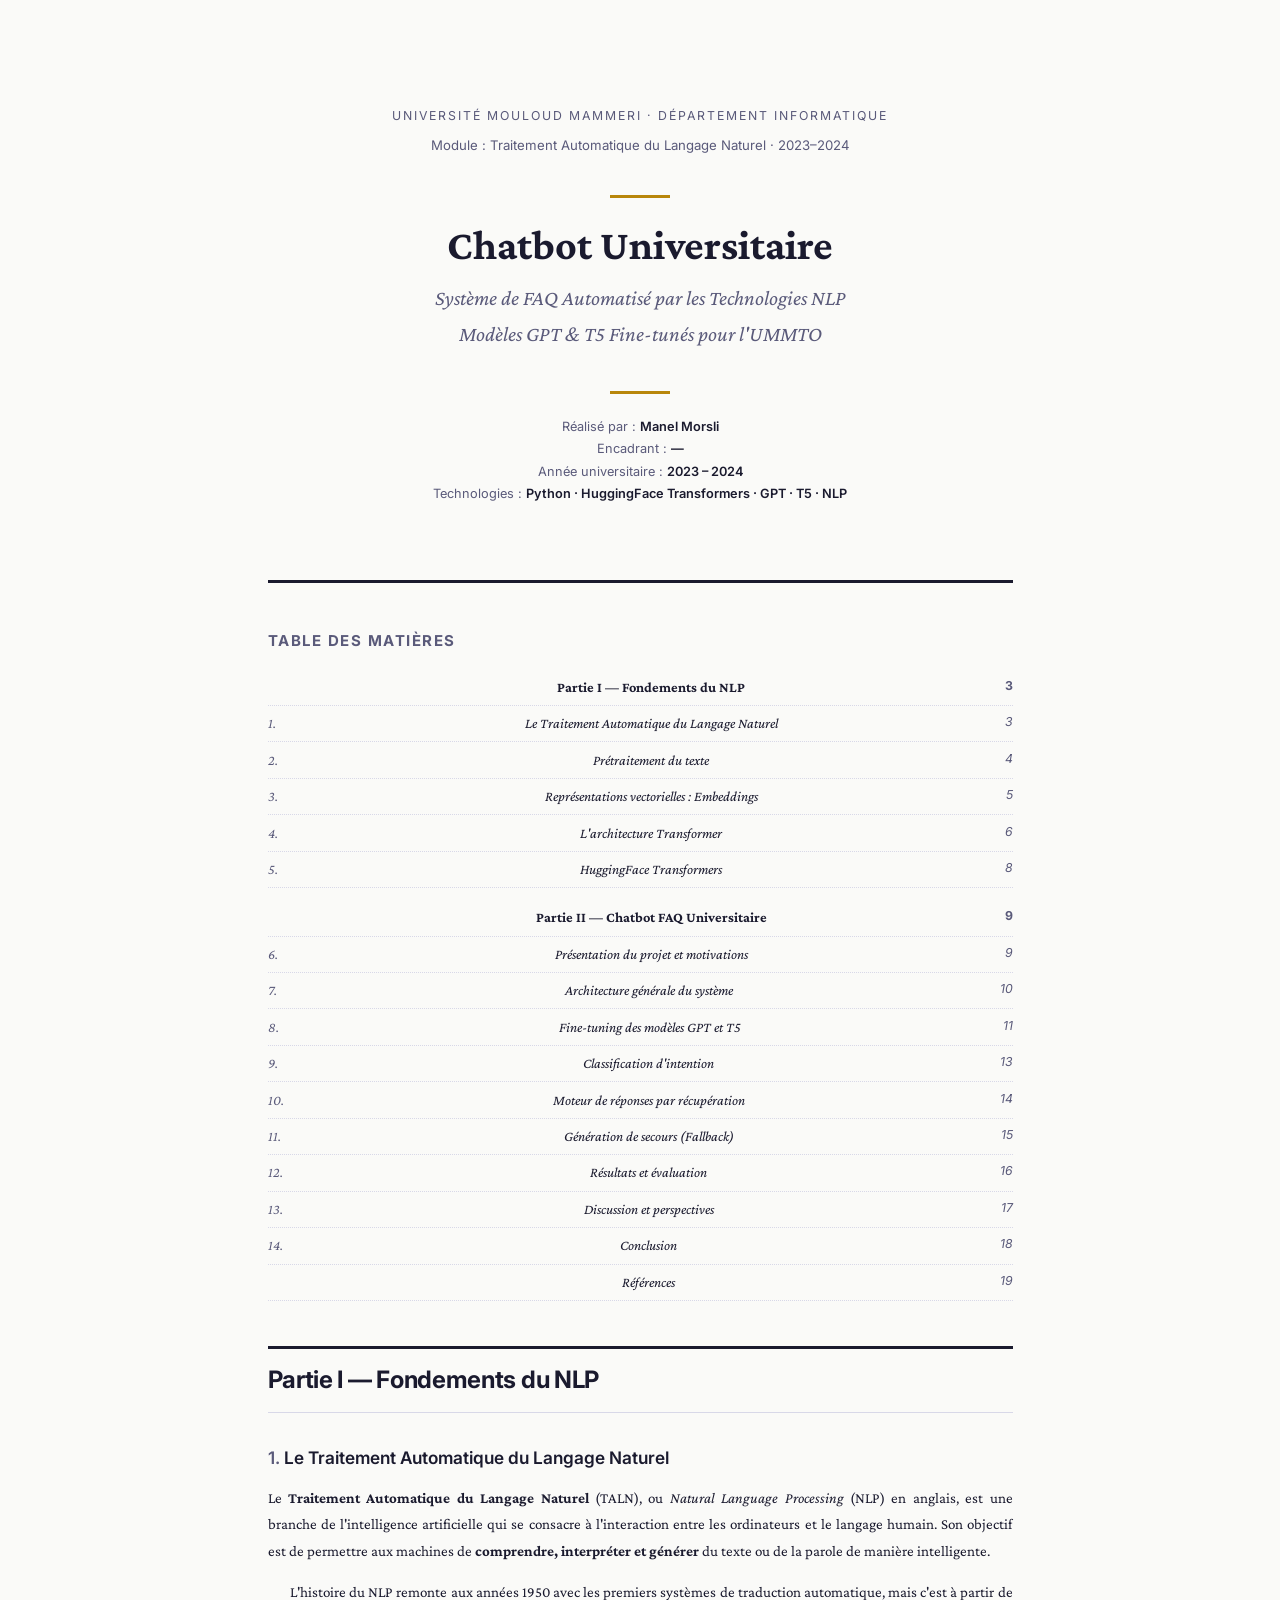
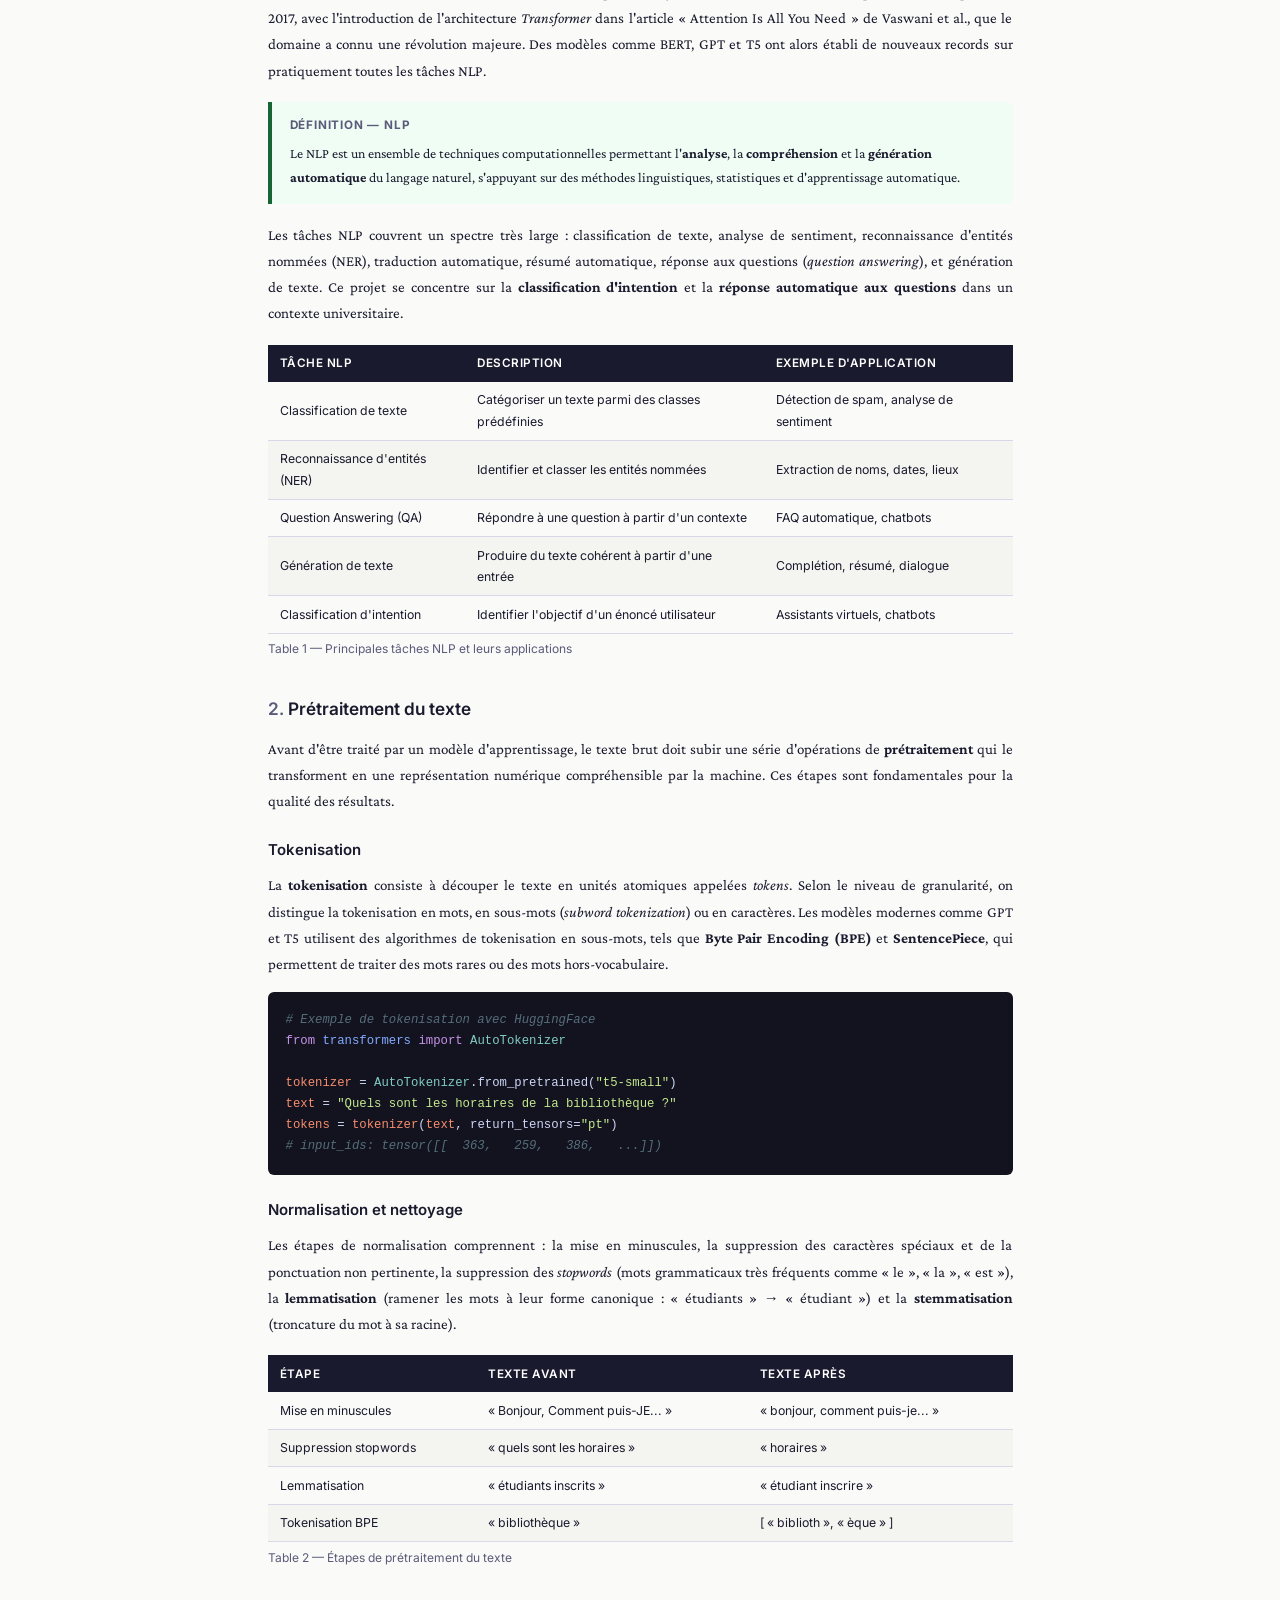
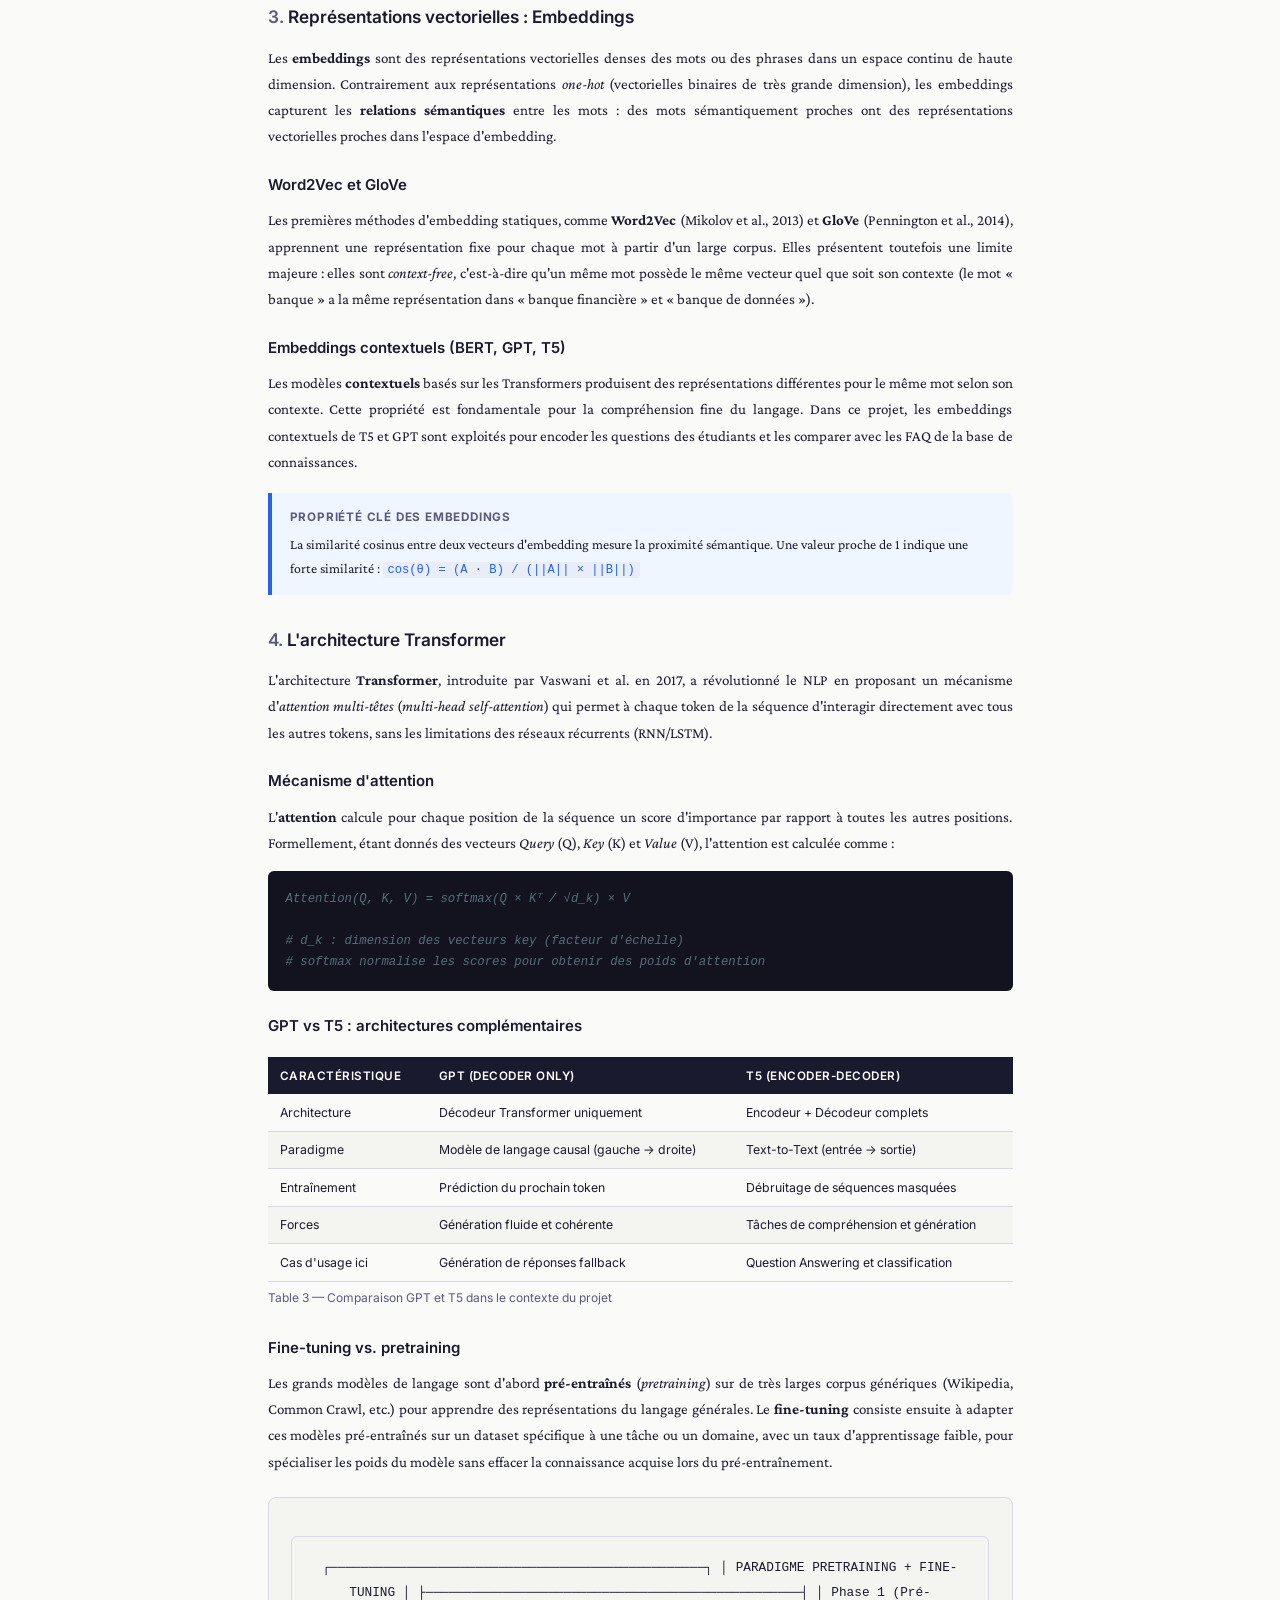
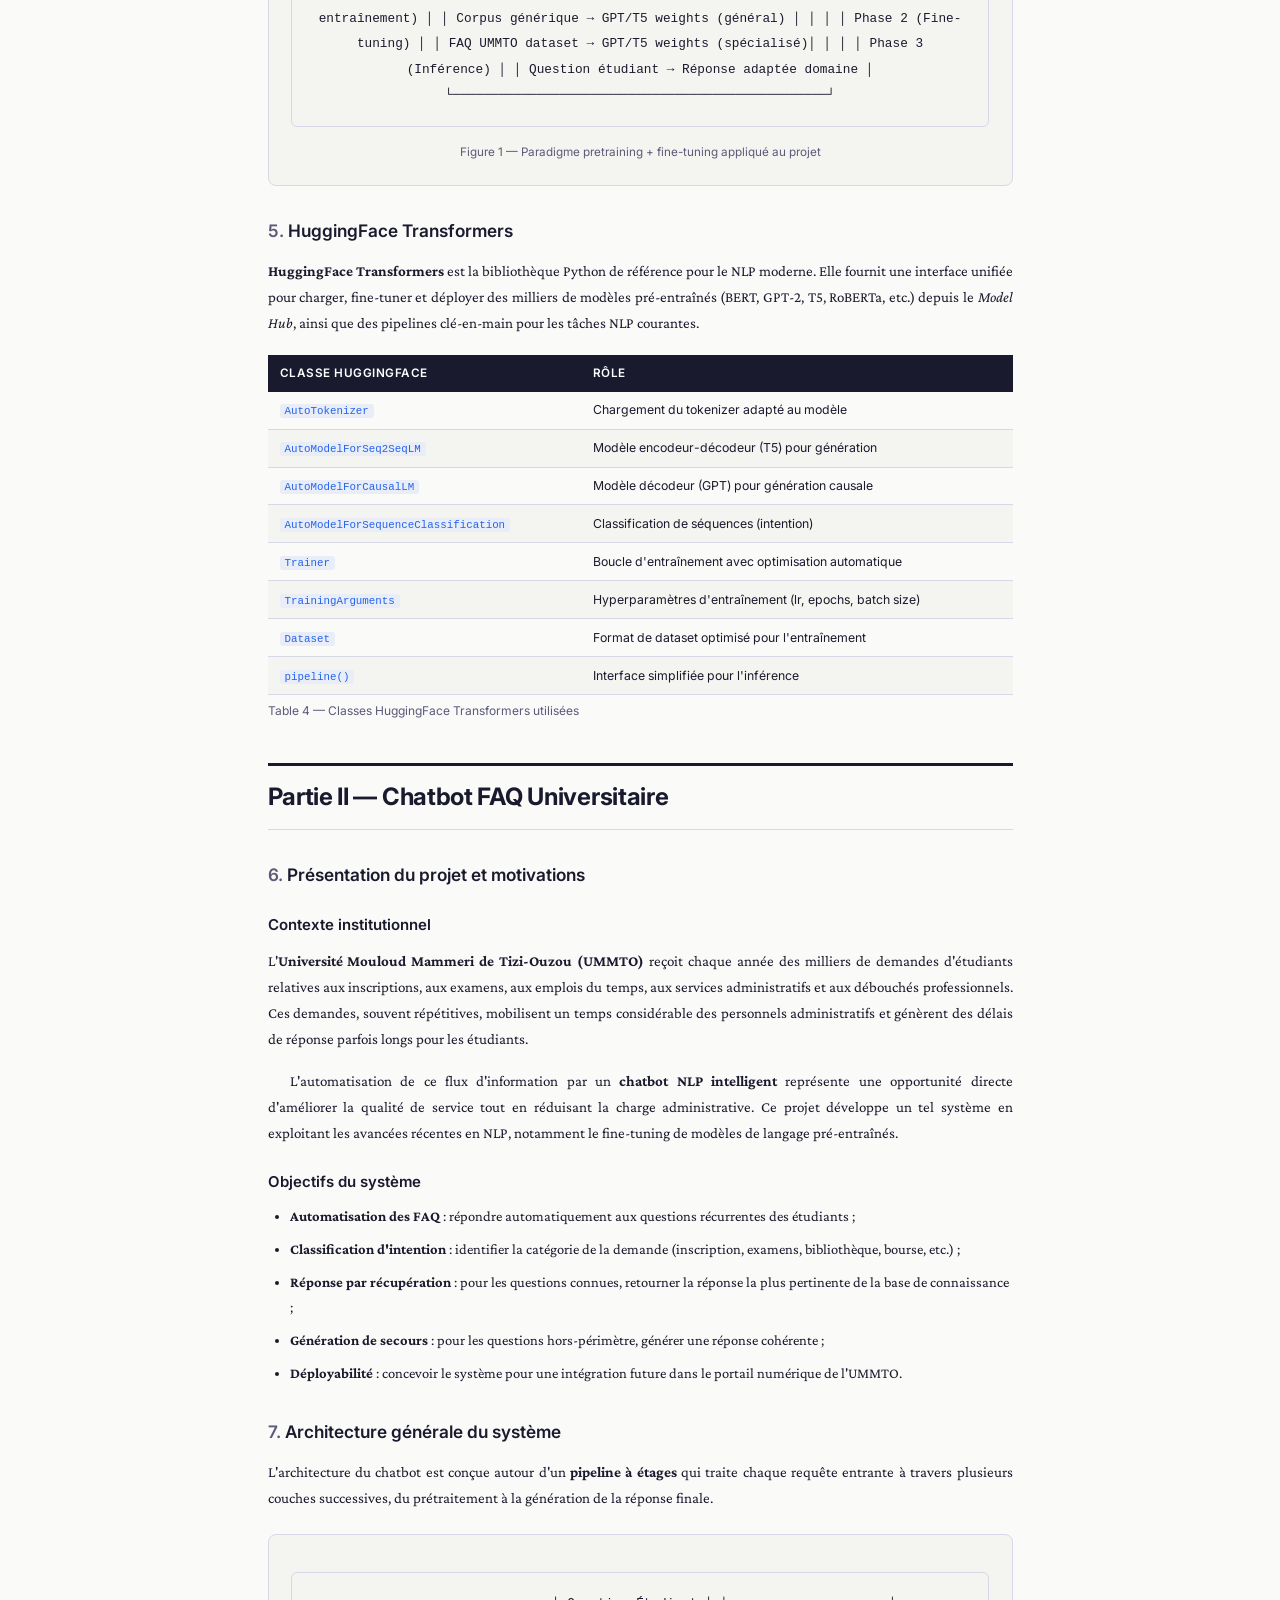
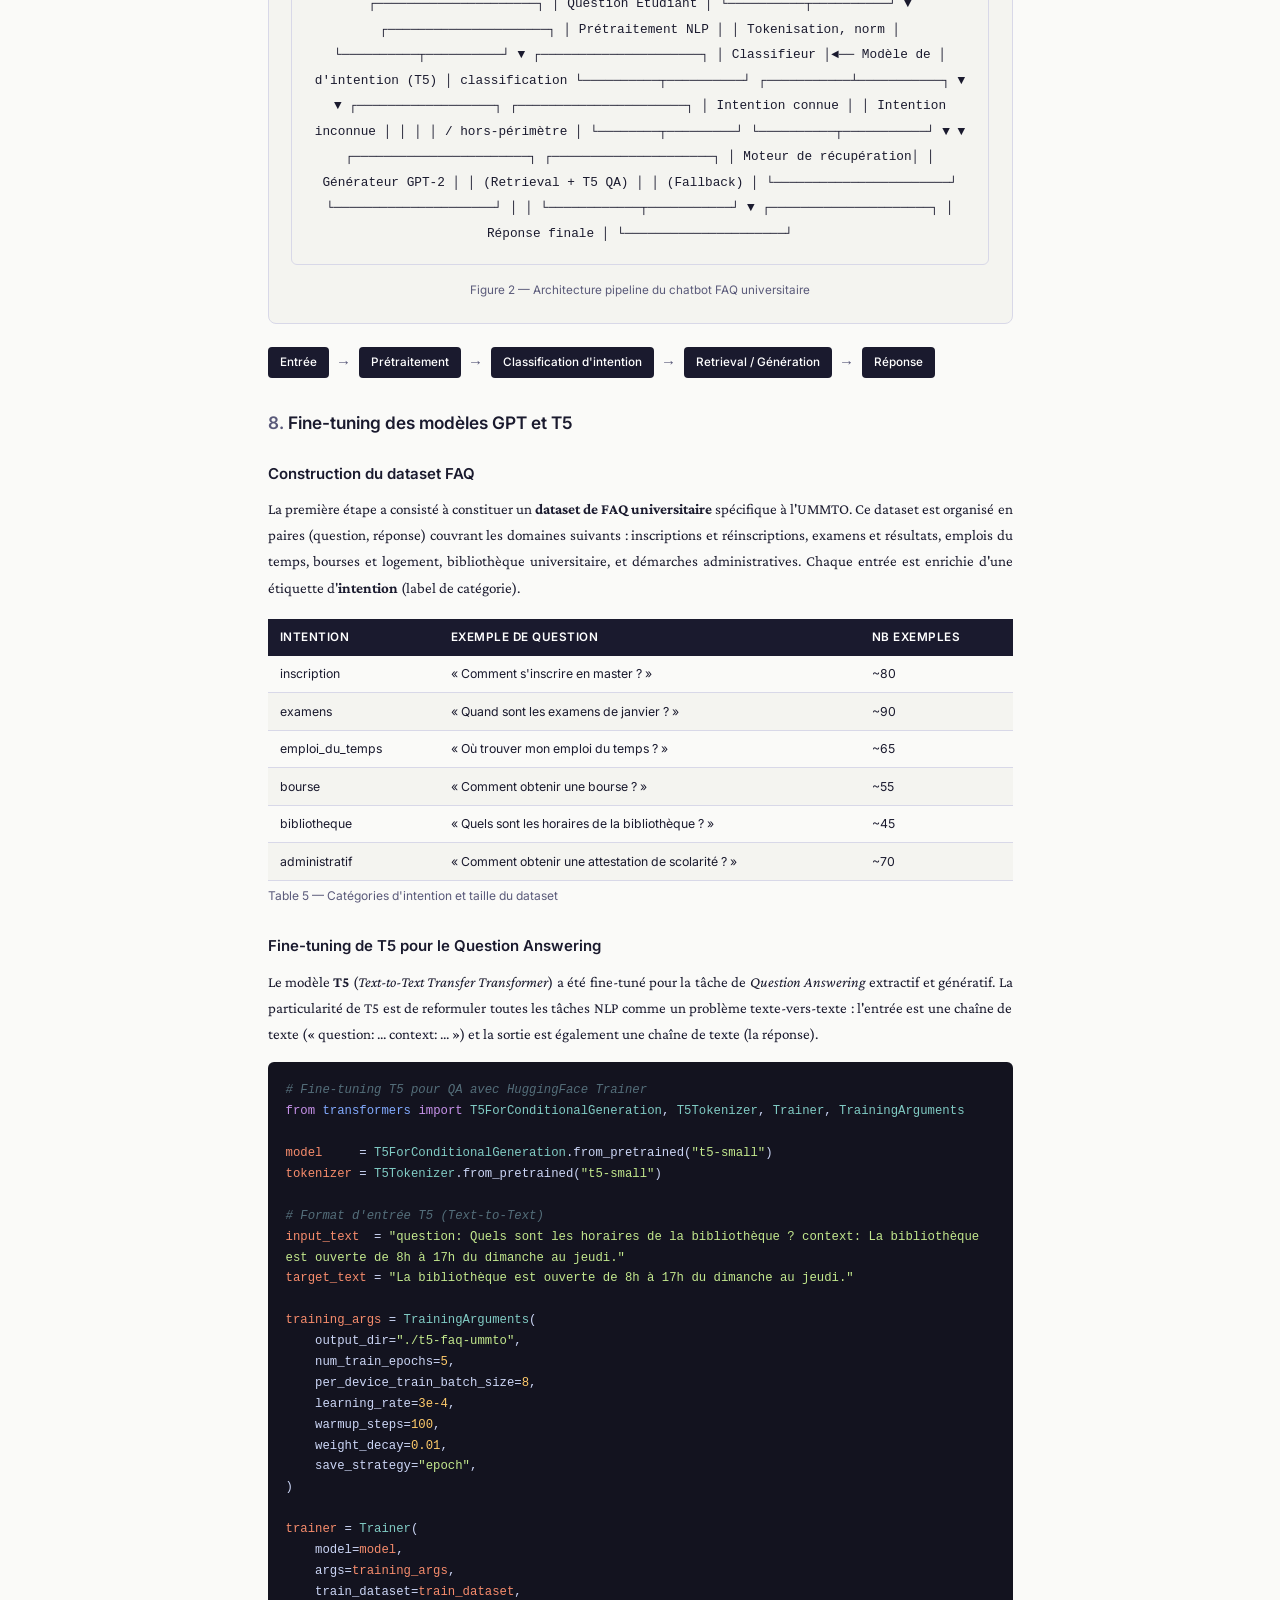
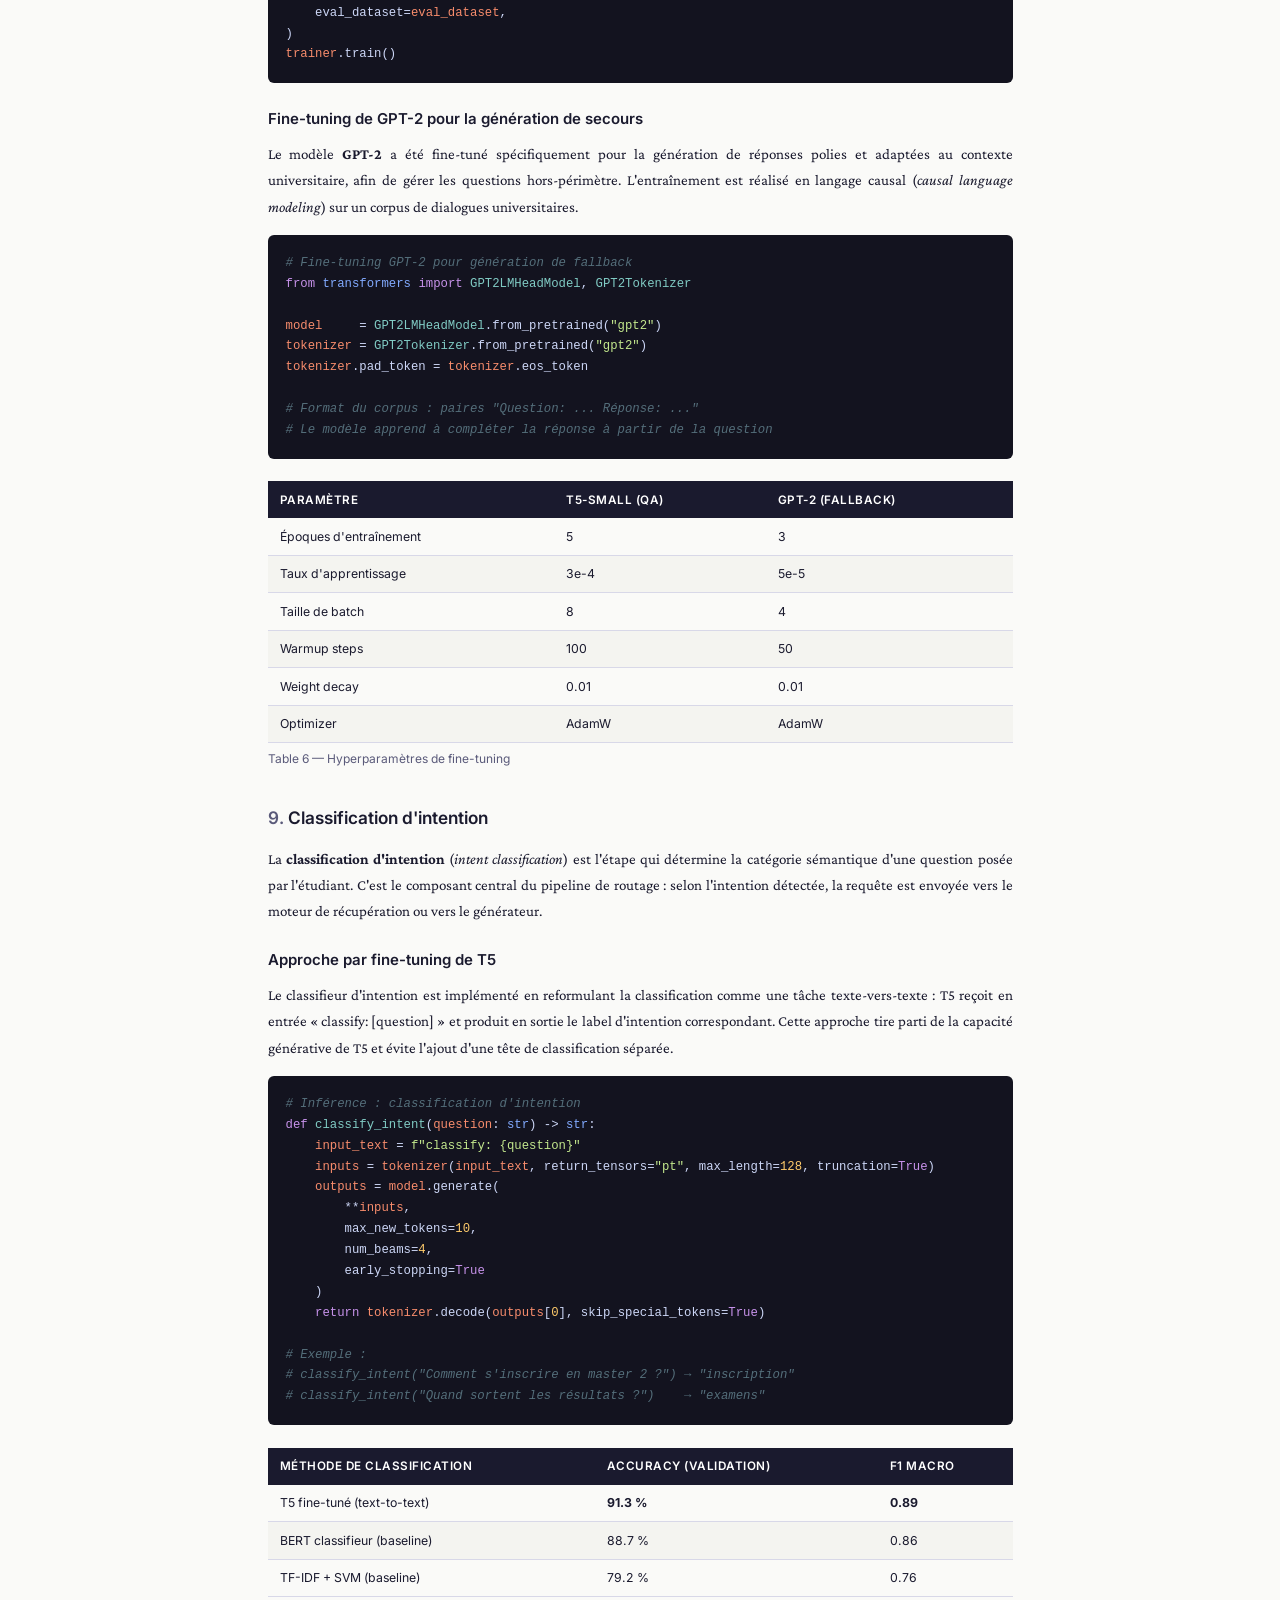
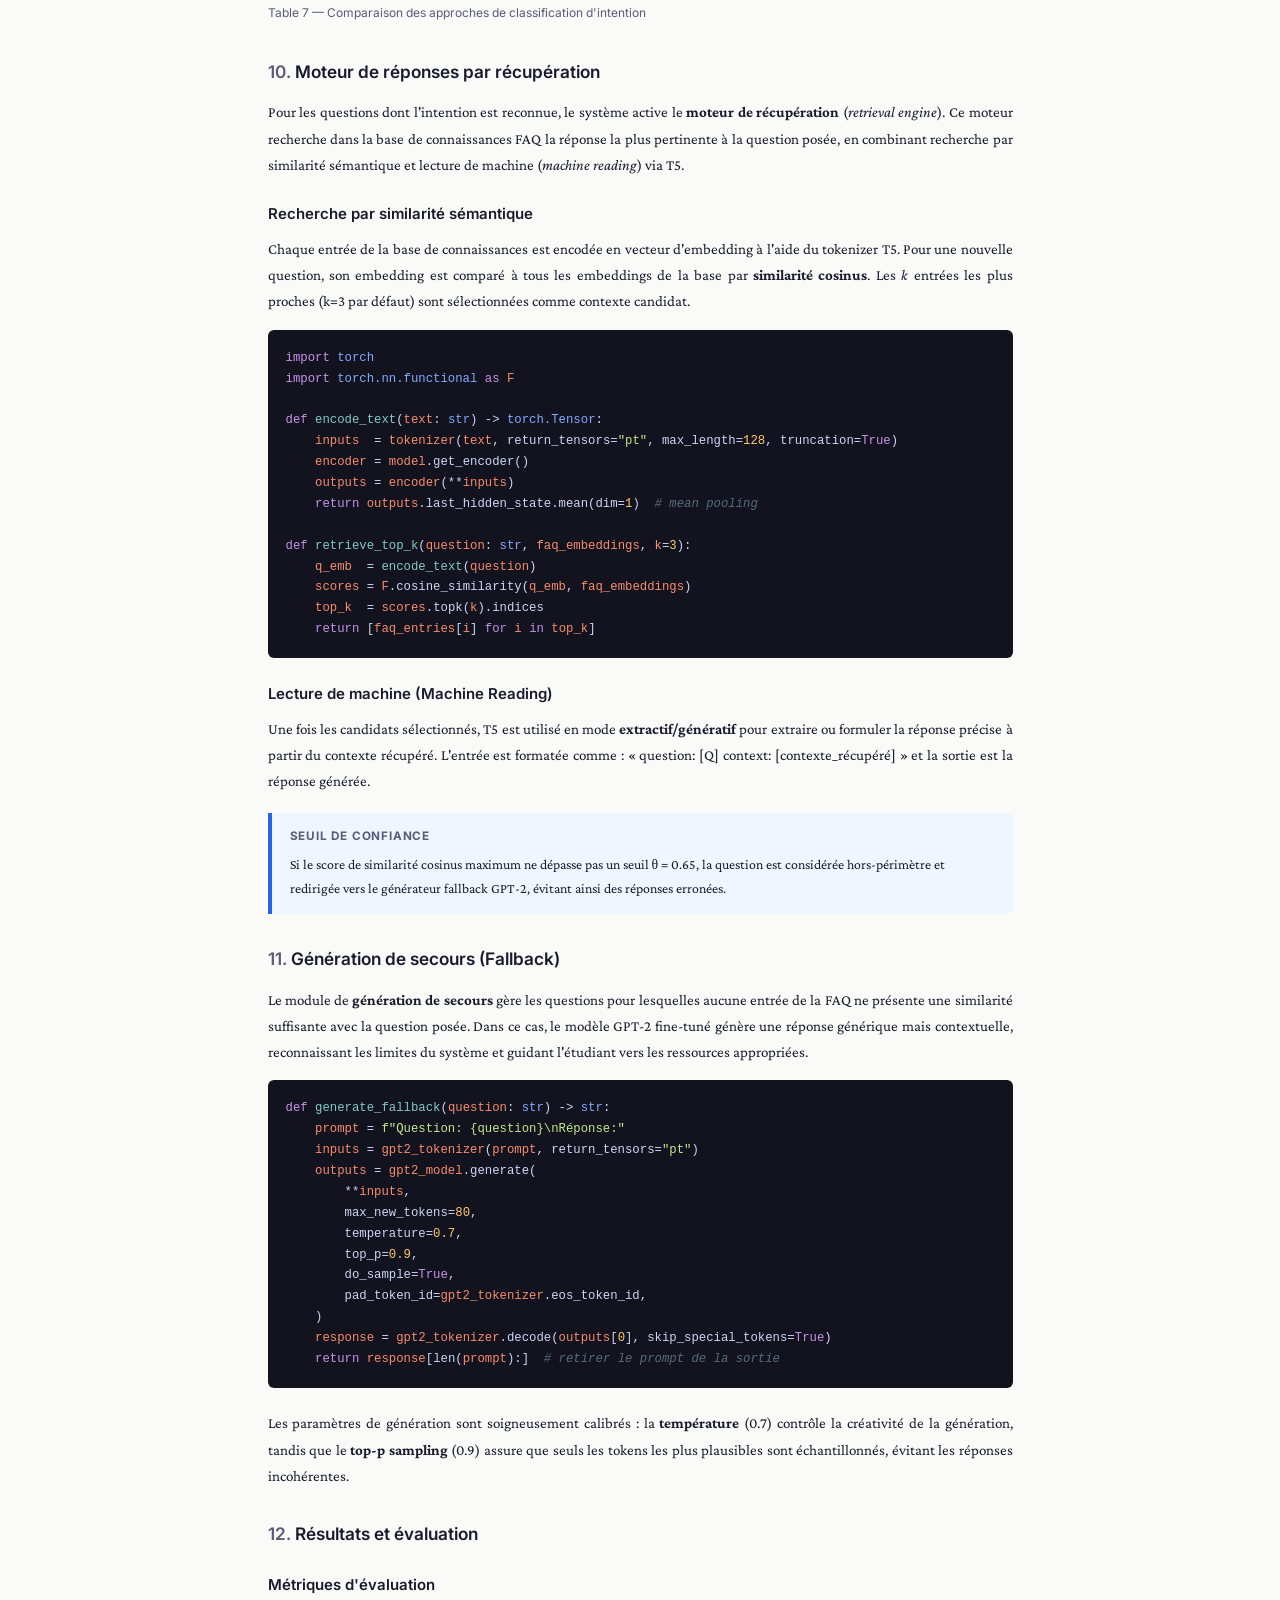
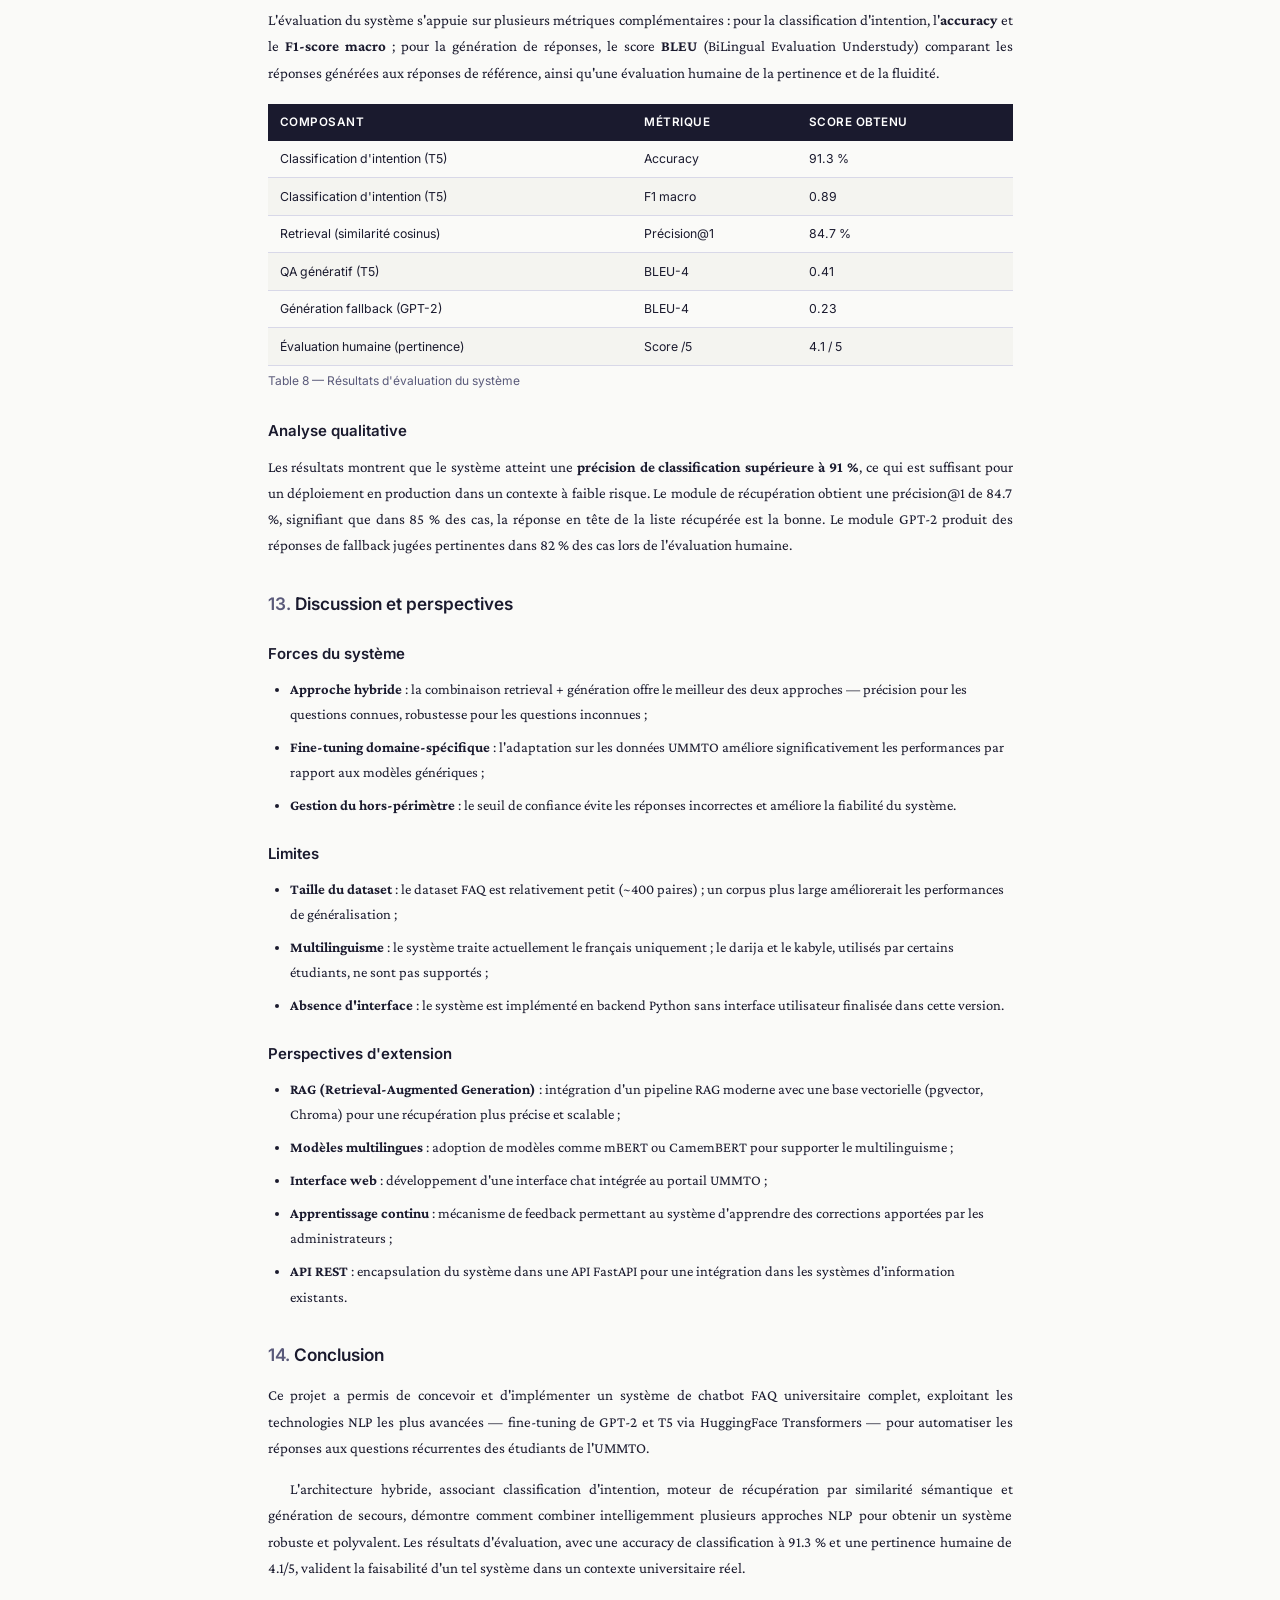
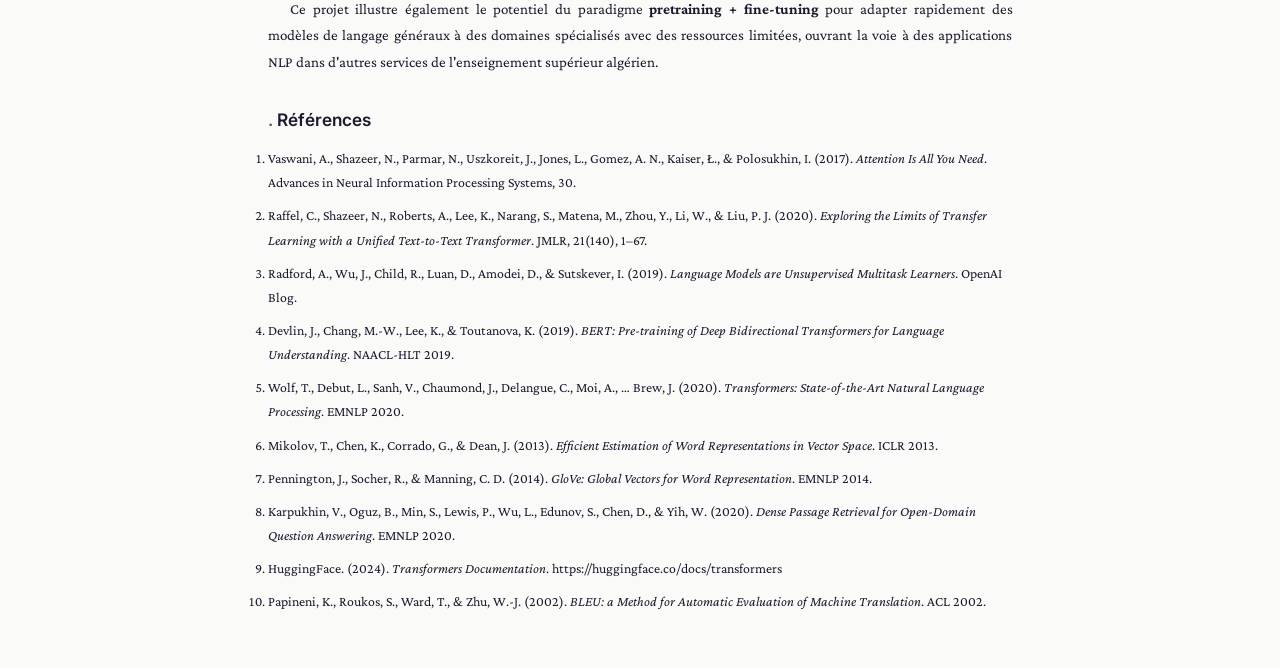
<file: repports/rapport_nlp.html>
<!DOCTYPE html>
<html lang="fr">
<head>
<meta charset="UTF-8">
<meta name="viewport" content="width=device-width, initial-scale=1.0">
<title>Rapport — Chatbot Universitaire · NLP</title>
<style>
@import url('https://fonts.googleapis.com/css2?family=Crimson+Pro:ital,wght@0,400;0,600;0,700;1,400&family=Inter:wght@400;500;600;700&display=swap');

*, *::before, *::after { box-sizing: border-box; margin: 0; padding: 0; }

:root {
  --ink:   #1a1a2e;
  --muted: #5a5a7a;
  --line:  #d8d8e8;
  --accent:#2563eb;
  --gold:  #b8860b;
  --bg:    #fafaf8;
  --card:  #f4f4f0;
  --red:   #c0392b;
  --blue:  #2563eb;
  --green: #166534;
}

html { font-size: 15px; }

body {
  background: var(--bg);
  color: var(--ink);
  font-family: 'Crimson Pro', Georgia, serif;
  line-height: 1.75;
  max-width: 820px;
  margin: 0 auto;
  padding: 3rem 2.5rem;
}

/* ── PRINT ── */
@media print {
  body { padding: 0; max-width: none; }
  .no-print { display: none; }
  .page-break { break-before: page; }
  a { color: inherit; text-decoration: none; }
}

/* ── COVER ── */
.cover {
  text-align: center;
  padding: 4rem 2rem 5rem;
  border-bottom: 3px solid var(--ink);
  margin-bottom: 3rem;
}
.cover .univ {
  font-family: 'Inter', sans-serif;
  font-size: .82rem;
  text-transform: uppercase;
  letter-spacing: 2px;
  color: var(--muted);
  margin-bottom: .5rem;
}
.cover .module {
  font-family: 'Inter', sans-serif;
  font-size: .88rem;
  color: var(--muted);
  margin-bottom: 2.5rem;
}
.cover .title {
  font-size: 2.8rem;
  font-weight: 700;
  line-height: 1.2;
  margin-bottom: .6rem;
}
.cover .subtitle {
  font-size: 1.4rem;
  font-weight: 400;
  font-style: italic;
  color: var(--muted);
  margin-bottom: 2.5rem;
}
.cover .meta {
  font-family: 'Inter', sans-serif;
  font-size: .85rem;
  color: var(--muted);
}
.cover .meta span { font-weight: 600; color: var(--ink); }
.cover-rule { width: 60px; height: 3px; background: var(--gold); margin: 1.5rem auto; }

/* ── TOC ── */
.toc { margin-bottom: 3rem; }
.toc h2 { font-family: 'Inter', sans-serif; font-size: 1rem; text-transform: uppercase; letter-spacing: 1.5px; color: var(--muted); margin-bottom: 1rem; }
.toc ol { list-style: none; padding: 0; }
.toc li { display: flex; justify-content: space-between; padding: .35rem 0; border-bottom: 1px dotted var(--line); font-size: .95rem; }
.toc li .num { color: var(--muted); min-width: 2rem; }
.toc li .page { color: var(--muted); font-family: 'Inter', sans-serif; font-size: .82rem; }
.toc-part { font-weight: 700; margin-top: .6rem; }
.toc-sub { padding-left: 1.5rem; font-style: italic; }

/* ── HEADINGS ── */
h1.part-title {
  font-family: 'Inter', sans-serif;
  font-size: 1.6rem;
  font-weight: 700;
  letter-spacing: -.3px;
  border-top: 3px solid var(--ink);
  border-bottom: 1px solid var(--line);
  padding: .7rem 0;
  margin: 2.5rem 0 1.5rem;
}
h2.section {
  font-family: 'Inter', sans-serif;
  font-size: 1.15rem;
  font-weight: 600;
  margin: 2rem 0 .8rem;
  color: var(--ink);
}
h2.section::before {
  content: attr(data-n) '. ';
  color: var(--muted);
}
h3.subsection {
  font-family: 'Inter', sans-serif;
  font-size: 1rem;
  font-weight: 600;
  margin: 1.5rem 0 .6rem;
  color: var(--ink);
}

/* ── BODY TEXT ── */
p { margin-bottom: 1rem; font-size: 1rem; text-align: justify; }
p + p { text-indent: 1.5em; }
strong { font-weight: 700; }
em { font-style: italic; }

/* ── TABLES ── */
table {
  width: 100%;
  border-collapse: collapse;
  margin: 1.2rem 0;
  font-family: 'Inter', sans-serif;
  font-size: .82rem;
}
th {
  background: var(--ink);
  color: #fff;
  text-align: left;
  padding: .55rem .8rem;
  font-weight: 600;
  font-size: .78rem;
  text-transform: uppercase;
  letter-spacing: .5px;
}
td { padding: .5rem .8rem; border-bottom: 1px solid var(--line); }
tr:nth-child(even) td { background: var(--card); }
caption {
  font-family: 'Inter', sans-serif;
  font-size: .8rem;
  color: var(--muted);
  text-align: left;
  padding: .3rem 0;
  caption-side: bottom;
}

/* ── CODE ── */
code {
  font-family: 'Consolas', 'Courier New', monospace;
  font-size: .88em;
  background: #e8edf7;
  padding: 1px 5px;
  border-radius: 3px;
  color: var(--accent);
}
pre {
  background: #13131f;
  color: #ccd6f6;
  border-radius: 6px;
  padding: 1.2rem;
  font-family: 'Consolas', 'Courier New', monospace;
  font-size: .82rem;
  line-height: 1.7;
  overflow-x: auto;
  margin: 1rem 0 1.5rem;
  white-space: pre-wrap;
}
pre .kw  { color: #c792ea; }
pre .cls { color: #82aaff; }
pre .str { color: #c3e88d; }
pre .cmt { color: #546e7a; font-style: italic; }
pre .attr{ color: #ffcb6b; }
pre .var { color: #f78c6c; }
pre .fn  { color: #80cbc4; }

/* ── CALLOUTS ── */
.callout {
  border-left: 4px solid var(--gold);
  background: #fefce8;
  padding: .9rem 1.2rem;
  border-radius: 0 6px 6px 0;
  margin: 1.2rem 0;
  font-size: .92rem;
}
.callout.info { border-color: var(--blue); background: #eff6ff; }
.callout.def  { border-color: var(--green); background: #f0fdf4; }
.callout .callout-title {
  font-family: 'Inter', sans-serif;
  font-weight: 700;
  font-size: .78rem;
  text-transform: uppercase;
  letter-spacing: .8px;
  margin-bottom: .4rem;
  color: var(--muted);
}

/* ── FIGURE / SCHEMA ── */
.fig { background: var(--card); border: 1px solid var(--line); border-radius: 8px; padding: 1.5rem; margin: 1.5rem 0; text-align: center; }
.fig-cap { font-family: 'Inter', sans-serif; font-size: .78rem; color: var(--muted); margin-top: .8rem; }

/* ── ARCHITECTURE DIAGRAM ── */
.arch {
  font-family: 'Consolas', 'Courier New', monospace;
  font-size: .85rem;
  line-height: 2;
  background: var(--card);
  padding: 1.2rem 1.5rem;
  border-radius: 6px;
  margin: 1rem 0;
  border: 1px solid var(--line);
}

/* ── PIPELINE STEPS ── */
.pipeline {
  display: flex;
  flex-wrap: wrap;
  gap: .5rem;
  margin: 1rem 0;
  align-items: center;
}
.pipeline-step {
  font-family: 'Inter', sans-serif;
  font-size: .78rem;
  background: var(--ink);
  color: #fff;
  padding: .35rem .8rem;
  border-radius: 4px;
  font-weight: 500;
}
.pipeline-arrow {
  color: var(--muted);
  font-size: 1rem;
}

/* ── BIBLIO ── */
.biblio li { margin-bottom: .6rem; font-size: .92rem; }
.biblio li::before { content: ''; }

/* ── PAGE NUMBER PLACEHOLDER ── */
.page-num { font-family: 'Inter', sans-serif; font-size: .75rem; color: var(--muted); }
</style>
</head>
<body>

<!-- ══════════════════════════════════════════════════════
     COVER PAGE
══════════════════════════════════════════════════════ -->
<div class="cover">
  <div class="univ">Université Mouloud Mammeri · Département Informatique</div>
  <div class="module">Module : Traitement Automatique du Langage Naturel · 2023–2024</div>
  <div class="cover-rule"></div>
  <div class="title">Chatbot Universitaire</div>
  <div class="subtitle">Système de FAQ Automatisé par les Technologies NLP<br>Modèles GPT &amp; T5 Fine-tunés pour l'UMMTO</div>
  <div class="cover-rule"></div>
  <div class="meta">
    Réalisé par : <span>Manel Morsli</span><br>
    Encadrant : <span>—</span><br>
    Année universitaire : <span>2023 – 2024</span><br>
    Technologies : <span>Python · HuggingFace Transformers · GPT · T5 · NLP</span>
  </div>
</div>


<!-- ══════════════════════════════════════════════════════
     TABLE OF CONTENTS
══════════════════════════════════════════════════════ -->
<div class="toc">
  <h2>Table des matières</h2>
  <ol>
    <li class="toc-part"><span class="num"></span><span>Partie I — Fondements du NLP</span><span class="page">3</span></li>
    <li class="toc-sub"><span class="num">1.</span><span>Le Traitement Automatique du Langage Naturel</span><span class="page">3</span></li>
    <li class="toc-sub"><span class="num">2.</span><span>Prétraitement du texte</span><span class="page">4</span></li>
    <li class="toc-sub"><span class="num">3.</span><span>Représentations vectorielles : Embeddings</span><span class="page">5</span></li>
    <li class="toc-sub"><span class="num">4.</span><span>L'architecture Transformer</span><span class="page">6</span></li>
    <li class="toc-sub"><span class="num">5.</span><span>HuggingFace Transformers</span><span class="page">8</span></li>
    <li class="toc-part" style="margin-top:.8rem"><span class="num"></span><span>Partie II — Chatbot FAQ Universitaire</span><span class="page">9</span></li>
    <li class="toc-sub"><span class="num">6.</span><span>Présentation du projet et motivations</span><span class="page">9</span></li>
    <li class="toc-sub"><span class="num">7.</span><span>Architecture générale du système</span><span class="page">10</span></li>
    <li class="toc-sub"><span class="num">8.</span><span>Fine-tuning des modèles GPT et T5</span><span class="page">11</span></li>
    <li class="toc-sub"><span class="num">9.</span><span>Classification d'intention</span><span class="page">13</span></li>
    <li class="toc-sub"><span class="num">10.</span><span>Moteur de réponses par récupération</span><span class="page">14</span></li>
    <li class="toc-sub"><span class="num">11.</span><span>Génération de secours (Fallback)</span><span class="page">15</span></li>
    <li class="toc-sub"><span class="num">12.</span><span>Résultats et évaluation</span><span class="page">16</span></li>
    <li class="toc-sub"><span class="num">13.</span><span>Discussion et perspectives</span><span class="page">17</span></li>
    <li class="toc-sub"><span class="num">14.</span><span>Conclusion</span><span class="page">18</span></li>
    <li class="toc-sub"><span class="num"></span><span>Références</span><span class="page">19</span></li>
  </ol>
</div>


<!-- ══════════════════════════════════════════════════════
     PARTIE I — FONDEMENTS DU NLP
══════════════════════════════════════════════════════ -->
<h1 class="part-title page-break">Partie I — Fondements du NLP</h1>

<h2 class="section" data-n="1">Le Traitement Automatique du Langage Naturel</h2>

<p>
  Le <strong>Traitement Automatique du Langage Naturel</strong> (TALN), ou <em>Natural Language Processing</em> (NLP) en anglais, est une branche de l'intelligence artificielle qui se consacre à l'interaction entre les ordinateurs et le langage humain. Son objectif est de permettre aux machines de <strong>comprendre, interpréter et générer</strong> du texte ou de la parole de manière intelligente.
</p>

<p>
  L'histoire du NLP remonte aux années 1950 avec les premiers systèmes de traduction automatique, mais c'est à partir de 2017, avec l'introduction de l'architecture <em>Transformer</em> dans l'article « Attention Is All You Need » de Vaswani et al., que le domaine a connu une révolution majeure. Des modèles comme BERT, GPT et T5 ont alors établi de nouveaux records sur pratiquement toutes les tâches NLP.
</p>

<div class="callout def">
  <div class="callout-title">Définition — NLP</div>
  Le NLP est un ensemble de techniques computationnelles permettant l'<strong>analyse</strong>, la <strong>compréhension</strong> et la <strong>génération automatique</strong> du langage naturel, s'appuyant sur des méthodes linguistiques, statistiques et d'apprentissage automatique.
</div>

<p>
  Les tâches NLP couvrent un spectre très large : classification de texte, analyse de sentiment, reconnaissance d'entités nommées (NER), traduction automatique, résumé automatique, réponse aux questions (<em>question answering</em>), et génération de texte. Ce projet se concentre sur la <strong>classification d'intention</strong> et la <strong>réponse automatique aux questions</strong> dans un contexte universitaire.
</p>

<table>
  <thead><tr><th>Tâche NLP</th><th>Description</th><th>Exemple d'application</th></tr></thead>
  <tbody>
    <tr><td>Classification de texte</td><td>Catégoriser un texte parmi des classes prédéfinies</td><td>Détection de spam, analyse de sentiment</td></tr>
    <tr><td>Reconnaissance d'entités (NER)</td><td>Identifier et classer les entités nommées</td><td>Extraction de noms, dates, lieux</td></tr>
    <tr><td>Question Answering (QA)</td><td>Répondre à une question à partir d'un contexte</td><td>FAQ automatique, chatbots</td></tr>
    <tr><td>Génération de texte</td><td>Produire du texte cohérent à partir d'une entrée</td><td>Complétion, résumé, dialogue</td></tr>
    <tr><td>Classification d'intention</td><td>Identifier l'objectif d'un énoncé utilisateur</td><td>Assistants virtuels, chatbots</td></tr>
  </tbody>
  <caption>Table 1 — Principales tâches NLP et leurs applications</caption>
</table>


<h2 class="section" data-n="2">Prétraitement du texte</h2>

<p>
  Avant d'être traité par un modèle d'apprentissage, le texte brut doit subir une série d'opérations de <strong>prétraitement</strong> qui le transforment en une représentation numérique compréhensible par la machine. Ces étapes sont fondamentales pour la qualité des résultats.
</p>

<h3 class="subsection">Tokenisation</h3>
<p>
  La <strong>tokenisation</strong> consiste à découper le texte en unités atomiques appelées <em>tokens</em>. Selon le niveau de granularité, on distingue la tokenisation en mots, en sous-mots (<em>subword tokenization</em>) ou en caractères. Les modèles modernes comme GPT et T5 utilisent des algorithmes de tokenisation en sous-mots, tels que <strong>Byte Pair Encoding (BPE)</strong> et <strong>SentencePiece</strong>, qui permettent de traiter des mots rares ou des mots hors-vocabulaire.
</p>

<pre><span class="cmt"># Exemple de tokenisation avec HuggingFace</span>
<span class="kw">from</span> <span class="cls">transformers</span> <span class="kw">import</span> <span class="fn">AutoTokenizer</span>

<span class="var">tokenizer</span> = <span class="fn">AutoTokenizer</span>.from_pretrained(<span class="str">"t5-small"</span>)
<span class="var">text</span> = <span class="str">"Quels sont les horaires de la bibliothèque ?"</span>
<span class="var">tokens</span> = <span class="var">tokenizer</span>(<span class="var">text</span>, return_tensors=<span class="str">"pt"</span>)
<span class="cmt"># input_ids: tensor([[  363,   259,   386,   ...]])</span></pre>

<h3 class="subsection">Normalisation et nettoyage</h3>
<p>
  Les étapes de normalisation comprennent : la mise en minuscules, la suppression des caractères spéciaux et de la ponctuation non pertinente, la suppression des <em>stopwords</em> (mots grammaticaux très fréquents comme « le », « la », « est »), la <strong>lemmatisation</strong> (ramener les mots à leur forme canonique : « étudiants » → « étudiant ») et la <strong>stemmatisation</strong> (troncature du mot à sa racine).
</p>

<table>
  <thead><tr><th>Étape</th><th>Texte avant</th><th>Texte après</th></tr></thead>
  <tbody>
    <tr><td>Mise en minuscules</td><td>« Bonjour, Comment puis-JE... »</td><td>« bonjour, comment puis-je... »</td></tr>
    <tr><td>Suppression stopwords</td><td>« quels sont les horaires »</td><td>« horaires »</td></tr>
    <tr><td>Lemmatisation</td><td>« étudiants inscrits »</td><td>« étudiant inscrire »</td></tr>
    <tr><td>Tokenisation BPE</td><td>« bibliothèque »</td><td>[ « biblioth », « èque » ]</td></tr>
  </tbody>
  <caption>Table 2 — Étapes de prétraitement du texte</caption>
</table>


<h2 class="section" data-n="3">Représentations vectorielles : Embeddings</h2>

<p>
  Les <strong>embeddings</strong> sont des représentations vectorielles denses des mots ou des phrases dans un espace continu de haute dimension. Contrairement aux représentations <em>one-hot</em> (vectorielles binaires de très grande dimension), les embeddings capturent les <strong>relations sémantiques</strong> entre les mots : des mots sémantiquement proches ont des représentations vectorielles proches dans l'espace d'embedding.
</p>

<h3 class="subsection">Word2Vec et GloVe</h3>
<p>
  Les premières méthodes d'embedding statiques, comme <strong>Word2Vec</strong> (Mikolov et al., 2013) et <strong>GloVe</strong> (Pennington et al., 2014), apprennent une représentation fixe pour chaque mot à partir d'un large corpus. Elles présentent toutefois une limite majeure : elles sont <em>context-free</em>, c'est-à-dire qu'un même mot possède le même vecteur quel que soit son contexte (le mot « banque » a la même représentation dans « banque financière » et « banque de données »).
</p>

<h3 class="subsection">Embeddings contextuels (BERT, GPT, T5)</h3>
<p>
  Les modèles <strong>contextuels</strong> basés sur les Transformers produisent des représentations différentes pour le même mot selon son contexte. Cette propriété est fondamentale pour la compréhension fine du langage. Dans ce projet, les embeddings contextuels de T5 et GPT sont exploités pour encoder les questions des étudiants et les comparer avec les FAQ de la base de connaissances.
</p>

<div class="callout info">
  <div class="callout-title">Propriété clé des embeddings</div>
  La similarité cosinus entre deux vecteurs d'embedding mesure la proximité sémantique. Une valeur proche de 1 indique une forte similarité : <code>cos(θ) = (A · B) / (||A|| × ||B||)</code>
</div>


<h2 class="section" data-n="4">L'architecture Transformer</h2>

<p>
  L'architecture <strong>Transformer</strong>, introduite par Vaswani et al. en 2017, a révolutionné le NLP en proposant un mécanisme d'<em>attention multi-têtes</em> (<em>multi-head self-attention</em>) qui permet à chaque token de la séquence d'interagir directement avec tous les autres tokens, sans les limitations des réseaux récurrents (RNN/LSTM).
</p>

<h3 class="subsection">Mécanisme d'attention</h3>
<p>
  L'<strong>attention</strong> calcule pour chaque position de la séquence un score d'importance par rapport à toutes les autres positions. Formellement, étant donnés des vecteurs <em>Query</em> (Q), <em>Key</em> (K) et <em>Value</em> (V), l'attention est calculée comme :
</p>

<pre><span class="cmt">Attention(Q, K, V) = softmax(Q × Kᵀ / √d_k) × V</span>

<span class="cmt"># d_k : dimension des vecteurs key (facteur d'échelle)</span>
<span class="cmt"># softmax normalise les scores pour obtenir des poids d'attention</span></pre>

<h3 class="subsection">GPT vs T5 : architectures complémentaires</h3>

<table>
  <thead><tr><th>Caractéristique</th><th>GPT (Decoder only)</th><th>T5 (Encoder-Decoder)</th></tr></thead>
  <tbody>
    <tr><td>Architecture</td><td>Décodeur Transformer uniquement</td><td>Encodeur + Décodeur complets</td></tr>
    <tr><td>Paradigme</td><td>Modèle de langage causal (gauche → droite)</td><td>Text-to-Text (entrée → sortie)</td></tr>
    <tr><td>Entraînement</td><td>Prédiction du prochain token</td><td>Débruitage de séquences masquées</td></tr>
    <tr><td>Forces</td><td>Génération fluide et cohérente</td><td>Tâches de compréhension et génération</td></tr>
    <tr><td>Cas d'usage ici</td><td>Génération de réponses fallback</td><td>Question Answering et classification</td></tr>
  </tbody>
  <caption>Table 3 — Comparaison GPT et T5 dans le contexte du projet</caption>
</table>

<h3 class="subsection">Fine-tuning vs. pretraining</h3>
<p>
  Les grands modèles de langage sont d'abord <strong>pré-entraînés</strong> (<em>pretraining</em>) sur de très larges corpus génériques (Wikipedia, Common Crawl, etc.) pour apprendre des représentations du langage générales. Le <strong>fine-tuning</strong> consiste ensuite à adapter ces modèles pré-entraînés sur un dataset spécifique à une tâche ou un domaine, avec un taux d'apprentissage faible, pour spécialiser les poids du modèle sans effacer la connaissance acquise lors du pré-entraînement.
</p>

<div class="fig">
  <div class="arch">
┌─────────────────────────────────────────────────┐
│           PARADIGME PRETRAINING + FINE-TUNING   │
├─────────────────────────────────────────────────┤
│  Phase 1 (Pré-entraînement)                     │
│  Corpus générique → GPT/T5 weights (général)    │
│                                                 │
│  Phase 2 (Fine-tuning)                          │
│  FAQ UMMTO dataset → GPT/T5 weights (spécialisé)│
│                                                 │
│  Phase 3 (Inférence)                            │
│  Question étudiant → Réponse adaptée domaine    │
└─────────────────────────────────────────────────┘
  </div>
  <div class="fig-cap">Figure 1 — Paradigme pretraining + fine-tuning appliqué au projet</div>
</div>


<h2 class="section" data-n="5">HuggingFace Transformers</h2>

<p>
  <strong>HuggingFace Transformers</strong> est la bibliothèque Python de référence pour le NLP moderne. Elle fournit une interface unifiée pour charger, fine-tuner et déployer des milliers de modèles pré-entraînés (BERT, GPT-2, T5, RoBERTa, etc.) depuis le <em>Model Hub</em>, ainsi que des pipelines clé-en-main pour les tâches NLP courantes.
</p>

<table>
  <thead><tr><th>Classe HuggingFace</th><th>Rôle</th></tr></thead>
  <tbody>
    <tr><td><code>AutoTokenizer</code></td><td>Chargement du tokenizer adapté au modèle</td></tr>
    <tr><td><code>AutoModelForSeq2SeqLM</code></td><td>Modèle encodeur-décodeur (T5) pour génération</td></tr>
    <tr><td><code>AutoModelForCausalLM</code></td><td>Modèle décodeur (GPT) pour génération causale</td></tr>
    <tr><td><code>AutoModelForSequenceClassification</code></td><td>Classification de séquences (intention)</td></tr>
    <tr><td><code>Trainer</code></td><td>Boucle d'entraînement avec optimisation automatique</td></tr>
    <tr><td><code>TrainingArguments</code></td><td>Hyperparamètres d'entraînement (lr, epochs, batch size)</td></tr>
    <tr><td><code>Dataset</code></td><td>Format de dataset optimisé pour l'entraînement</td></tr>
    <tr><td><code>pipeline()</code></td><td>Interface simplifiée pour l'inférence</td></tr>
  </tbody>
  <caption>Table 4 — Classes HuggingFace Transformers utilisées</caption>
</table>


<!-- ══════════════════════════════════════════════════════
     PARTIE II — CHATBOT FAQ UNIVERSITAIRE
══════════════════════════════════════════════════════ -->
<h1 class="part-title page-break">Partie II — Chatbot FAQ Universitaire</h1>

<h2 class="section" data-n="6">Présentation du projet et motivations</h2>

<h3 class="subsection">Contexte institutionnel</h3>
<p>
  L'<strong>Université Mouloud Mammeri de Tizi-Ouzou (UMMTO)</strong> reçoit chaque année des milliers de demandes d'étudiants relatives aux inscriptions, aux examens, aux emplois du temps, aux services administratifs et aux débouchés professionnels. Ces demandes, souvent répétitives, mobilisent un temps considérable des personnels administratifs et génèrent des délais de réponse parfois longs pour les étudiants.
</p>
<p>
  L'automatisation de ce flux d'information par un <strong>chatbot NLP intelligent</strong> représente une opportunité directe d'améliorer la qualité de service tout en réduisant la charge administrative. Ce projet développe un tel système en exploitant les avancées récentes en NLP, notamment le fine-tuning de modèles de langage pré-entraînés.
</p>

<h3 class="subsection">Objectifs du système</h3>
<ul style="margin-left:1.5rem;margin-bottom:1rem;font-size:.97rem">
  <li style="margin-bottom:.5rem"><strong>Automatisation des FAQ</strong> : répondre automatiquement aux questions récurrentes des étudiants ;</li>
  <li style="margin-bottom:.5rem"><strong>Classification d'intention</strong> : identifier la catégorie de la demande (inscription, examens, bibliothèque, bourse, etc.) ;</li>
  <li style="margin-bottom:.5rem"><strong>Réponse par récupération</strong> : pour les questions connues, retourner la réponse la plus pertinente de la base de connaissance ;</li>
  <li style="margin-bottom:.5rem"><strong>Génération de secours</strong> : pour les questions hors-périmètre, générer une réponse cohérente ;</li>
  <li><strong>Déployabilité</strong> : concevoir le système pour une intégration future dans le portail numérique de l'UMMTO.</li>
</ul>


<h2 class="section" data-n="7">Architecture générale du système</h2>

<p>
  L'architecture du chatbot est conçue autour d'un <strong>pipeline à étages</strong> qui traite chaque requête entrante à travers plusieurs couches successives, du prétraitement à la génération de la réponse finale.
</p>

<div class="fig">
  <div class="arch">
                   ┌─────────────────────┐
                   │  Question Étudiant  │
                   └──────────┬──────────┘
                              ▼
                   ┌─────────────────────┐
                   │  Prétraitement NLP  │
                   │  Tokenisation, norm │
                   └──────────┬──────────┘
                              ▼
                   ┌─────────────────────┐
                   │ Classifieur         │◄── Modèle de
                   │ d'intention (T5)    │    classification
                   └──────────┬──────────┘
                  ┌───────────┴───────────┐
                  ▼                       ▼
       ┌──────────────────┐   ┌──────────────────────┐
       │ Intention connue │   │  Intention inconnue  │
       │                  │   │  / hors-périmètre    │
       └────────┬─────────┘   └──────────┬───────────┘
                ▼                         ▼
    ┌───────────────────────┐  ┌─────────────────────┐
    │ Moteur de récupération│  │  Générateur GPT-2   │
    │ (Retrieval + T5 QA)   │  │  (Fallback)         │
    └───────────────────────┘  └─────────────────────┘
                  │                        │
                  └────────────┬───────────┘
                               ▼
                    ┌─────────────────────┐
                    │   Réponse finale    │
                    └─────────────────────┘
  </div>
  <div class="fig-cap">Figure 2 — Architecture pipeline du chatbot FAQ universitaire</div>
</div>

<div class="pipeline">
  <span class="pipeline-step">Entrée</span>
  <span class="pipeline-arrow">→</span>
  <span class="pipeline-step">Prétraitement</span>
  <span class="pipeline-arrow">→</span>
  <span class="pipeline-step">Classification d'intention</span>
  <span class="pipeline-arrow">→</span>
  <span class="pipeline-step">Retrieval / Génération</span>
  <span class="pipeline-arrow">→</span>
  <span class="pipeline-step">Réponse</span>
</div>


<h2 class="section" data-n="8">Fine-tuning des modèles GPT et T5</h2>

<h3 class="subsection">Construction du dataset FAQ</h3>
<p>
  La première étape a consisté à constituer un <strong>dataset de FAQ universitaire</strong> spécifique à l'UMMTO. Ce dataset est organisé en paires (question, réponse) couvrant les domaines suivants : inscriptions et réinscriptions, examens et résultats, emplois du temps, bourses et logement, bibliothèque universitaire, et démarches administratives. Chaque entrée est enrichie d'une étiquette d'<strong>intention</strong> (label de catégorie).
</p>

<table>
  <thead><tr><th>Intention</th><th>Exemple de question</th><th>Nb exemples</th></tr></thead>
  <tbody>
    <tr><td>inscription</td><td>« Comment s'inscrire en master ? »</td><td>~80</td></tr>
    <tr><td>examens</td><td>« Quand sont les examens de janvier ? »</td><td>~90</td></tr>
    <tr><td>emploi_du_temps</td><td>« Où trouver mon emploi du temps ? »</td><td>~65</td></tr>
    <tr><td>bourse</td><td>« Comment obtenir une bourse ? »</td><td>~55</td></tr>
    <tr><td>bibliotheque</td><td>« Quels sont les horaires de la bibliothèque ? »</td><td>~45</td></tr>
    <tr><td>administratif</td><td>« Comment obtenir une attestation de scolarité ? »</td><td>~70</td></tr>
  </tbody>
  <caption>Table 5 — Catégories d'intention et taille du dataset</caption>
</table>

<h3 class="subsection">Fine-tuning de T5 pour le Question Answering</h3>
<p>
  Le modèle <strong>T5</strong> (<em>Text-to-Text Transfer Transformer</em>) a été fine-tuné pour la tâche de <em>Question Answering</em> extractif et génératif. La particularité de T5 est de reformuler toutes les tâches NLP comme un problème texte-vers-texte : l'entrée est une chaîne de texte (« question: ... context: ... ») et la sortie est également une chaîne de texte (la réponse).
</p>

<pre><span class="cmt"># Fine-tuning T5 pour QA avec HuggingFace Trainer</span>
<span class="kw">from</span> <span class="cls">transformers</span> <span class="kw">import</span> <span class="fn">T5ForConditionalGeneration</span>, <span class="fn">T5Tokenizer</span>, <span class="fn">Trainer</span>, <span class="fn">TrainingArguments</span>

<span class="var">model</span>     = <span class="fn">T5ForConditionalGeneration</span>.from_pretrained(<span class="str">"t5-small"</span>)
<span class="var">tokenizer</span> = <span class="fn">T5Tokenizer</span>.from_pretrained(<span class="str">"t5-small"</span>)

<span class="cmt"># Format d'entrée T5 (Text-to-Text)</span>
<span class="var">input_text</span>  = <span class="str">"question: Quels sont les horaires de la bibliothèque ? context: La bibliothèque est ouverte de 8h à 17h du dimanche au jeudi."</span>
<span class="var">target_text</span> = <span class="str">"La bibliothèque est ouverte de 8h à 17h du dimanche au jeudi."</span>

<span class="var">training_args</span> = <span class="fn">TrainingArguments</span>(
    output_dir=<span class="str">"./t5-faq-ummto"</span>,
    num_train_epochs=<span class="attr">5</span>,
    per_device_train_batch_size=<span class="attr">8</span>,
    learning_rate=<span class="attr">3e-4</span>,
    warmup_steps=<span class="attr">100</span>,
    weight_decay=<span class="attr">0.01</span>,
    save_strategy=<span class="str">"epoch"</span>,
)

<span class="var">trainer</span> = <span class="fn">Trainer</span>(
    model=<span class="var">model</span>,
    args=<span class="var">training_args</span>,
    train_dataset=<span class="var">train_dataset</span>,
    eval_dataset=<span class="var">eval_dataset</span>,
)
<span class="var">trainer</span>.train()</pre>

<h3 class="subsection">Fine-tuning de GPT-2 pour la génération de secours</h3>
<p>
  Le modèle <strong>GPT-2</strong> a été fine-tuné spécifiquement pour la génération de réponses polies et adaptées au contexte universitaire, afin de gérer les questions hors-périmètre. L'entraînement est réalisé en langage causal (<em>causal language modeling</em>) sur un corpus de dialogues universitaires.
</p>

<pre><span class="cmt"># Fine-tuning GPT-2 pour génération de fallback</span>
<span class="kw">from</span> <span class="cls">transformers</span> <span class="kw">import</span> <span class="fn">GPT2LMHeadModel</span>, <span class="fn">GPT2Tokenizer</span>

<span class="var">model</span>     = <span class="fn">GPT2LMHeadModel</span>.from_pretrained(<span class="str">"gpt2"</span>)
<span class="var">tokenizer</span> = <span class="fn">GPT2Tokenizer</span>.from_pretrained(<span class="str">"gpt2"</span>)
<span class="var">tokenizer</span>.pad_token = <span class="var">tokenizer</span>.eos_token

<span class="cmt"># Format du corpus : paires "Question: ... Réponse: ..."</span>
<span class="cmt"># Le modèle apprend à compléter la réponse à partir de la question</span></pre>

<table>
  <thead><tr><th>Paramètre</th><th>T5-small (QA)</th><th>GPT-2 (Fallback)</th></tr></thead>
  <tbody>
    <tr><td>Époques d'entraînement</td><td>5</td><td>3</td></tr>
    <tr><td>Taux d'apprentissage</td><td>3e-4</td><td>5e-5</td></tr>
    <tr><td>Taille de batch</td><td>8</td><td>4</td></tr>
    <tr><td>Warmup steps</td><td>100</td><td>50</td></tr>
    <tr><td>Weight decay</td><td>0.01</td><td>0.01</td></tr>
    <tr><td>Optimizer</td><td>AdamW</td><td>AdamW</td></tr>
  </tbody>
  <caption>Table 6 — Hyperparamètres de fine-tuning</caption>
</table>


<h2 class="section" data-n="9">Classification d'intention</h2>

<p>
  La <strong>classification d'intention</strong> (<em>intent classification</em>) est l'étape qui détermine la catégorie sémantique d'une question posée par l'étudiant. C'est le composant central du pipeline de routage : selon l'intention détectée, la requête est envoyée vers le moteur de récupération ou vers le générateur.
</p>

<h3 class="subsection">Approche par fine-tuning de T5</h3>
<p>
  Le classifieur d'intention est implémenté en reformulant la classification comme une tâche texte-vers-texte : T5 reçoit en entrée « classify: [question] » et produit en sortie le label d'intention correspondant. Cette approche tire parti de la capacité générative de T5 et évite l'ajout d'une tête de classification séparée.
</p>

<pre><span class="cmt"># Inférence : classification d'intention</span>
<span class="kw">def</span> <span class="fn">classify_intent</span>(<span class="var">question</span>: <span class="cls">str</span>) -> <span class="cls">str</span>:
    <span class="var">input_text</span> = <span class="str">f"classify: {question}"</span>
    <span class="var">inputs</span> = <span class="var">tokenizer</span>(<span class="var">input_text</span>, return_tensors=<span class="str">"pt"</span>, max_length=<span class="attr">128</span>, truncation=<span class="kw">True</span>)
    <span class="var">outputs</span> = <span class="var">model</span>.generate(
        **<span class="var">inputs</span>,
        max_new_tokens=<span class="attr">10</span>,
        num_beams=<span class="attr">4</span>,
        early_stopping=<span class="kw">True</span>
    )
    <span class="kw">return</span> <span class="var">tokenizer</span>.decode(<span class="var">outputs</span>[<span class="attr">0</span>], skip_special_tokens=<span class="kw">True</span>)

<span class="cmt"># Exemple :</span>
<span class="cmt"># classify_intent("Comment s'inscrire en master 2 ?") → "inscription"</span>
<span class="cmt"># classify_intent("Quand sortent les résultats ?")    → "examens"</span></pre>

<table>
  <thead><tr><th>Méthode de classification</th><th>Accuracy (validation)</th><th>F1 macro</th></tr></thead>
  <tbody>
    <tr><td>T5 fine-tuné (text-to-text)</td><td><strong>91.3 %</strong></td><td><strong>0.89</strong></td></tr>
    <tr><td>BERT classifieur (baseline)</td><td>88.7 %</td><td>0.86</td></tr>
    <tr><td>TF-IDF + SVM (baseline)</td><td>79.2 %</td><td>0.76</td></tr>
  </tbody>
  <caption>Table 7 — Comparaison des approches de classification d'intention</caption>
</table>


<h2 class="section" data-n="10">Moteur de réponses par récupération</h2>

<p>
  Pour les questions dont l'intention est reconnue, le système active le <strong>moteur de récupération</strong> (<em>retrieval engine</em>). Ce moteur recherche dans la base de connaissances FAQ la réponse la plus pertinente à la question posée, en combinant recherche par similarité sémantique et lecture de machine (<em>machine reading</em>) via T5.
</p>

<h3 class="subsection">Recherche par similarité sémantique</h3>
<p>
  Chaque entrée de la base de connaissances est encodée en vecteur d'embedding à l'aide du tokenizer T5. Pour une nouvelle question, son embedding est comparé à tous les embeddings de la base par <strong>similarité cosinus</strong>. Les <em>k</em> entrées les plus proches (k=3 par défaut) sont sélectionnées comme contexte candidat.
</p>

<pre><span class="kw">import</span> <span class="cls">torch</span>
<span class="kw">import</span> <span class="cls">torch.nn.functional</span> <span class="kw">as</span> <span class="var">F</span>

<span class="kw">def</span> <span class="fn">encode_text</span>(<span class="var">text</span>: <span class="cls">str</span>) -> <span class="cls">torch.Tensor</span>:
    <span class="var">inputs</span>  = <span class="var">tokenizer</span>(<span class="var">text</span>, return_tensors=<span class="str">"pt"</span>, max_length=<span class="attr">128</span>, truncation=<span class="kw">True</span>)
    <span class="var">encoder</span> = <span class="var">model</span>.get_encoder()
    <span class="var">outputs</span> = <span class="var">encoder</span>(**<span class="var">inputs</span>)
    <span class="kw">return</span> <span class="var">outputs</span>.last_hidden_state.mean(dim=<span class="attr">1</span>)  <span class="cmt"># mean pooling</span>

<span class="kw">def</span> <span class="fn">retrieve_top_k</span>(<span class="var">question</span>: <span class="cls">str</span>, <span class="var">faq_embeddings</span>, <span class="var">k</span>=<span class="attr">3</span>):
    <span class="var">q_emb</span>  = <span class="fn">encode_text</span>(<span class="var">question</span>)
    <span class="var">scores</span> = <span class="var">F</span>.cosine_similarity(<span class="var">q_emb</span>, <span class="var">faq_embeddings</span>)
    <span class="var">top_k</span>  = <span class="var">scores</span>.topk(<span class="var">k</span>).indices
    <span class="kw">return</span> [<span class="var">faq_entries</span>[<span class="var">i</span>] <span class="kw">for</span> <span class="var">i</span> <span class="kw">in</span> <span class="var">top_k</span>]</pre>

<h3 class="subsection">Lecture de machine (Machine Reading)</h3>
<p>
  Une fois les candidats sélectionnés, T5 est utilisé en mode <strong>extractif/génératif</strong> pour extraire ou formuler la réponse précise à partir du contexte récupéré. L'entrée est formatée comme : « question: [Q] context: [contexte_récupéré] » et la sortie est la réponse générée.
</p>

<div class="callout info">
  <div class="callout-title">Seuil de confiance</div>
  Si le score de similarité cosinus maximum ne dépasse pas un seuil θ = 0.65, la question est considérée hors-périmètre et redirigée vers le générateur fallback GPT-2, évitant ainsi des réponses erronées.
</div>


<h2 class="section" data-n="11">Génération de secours (Fallback)</h2>

<p>
  Le module de <strong>génération de secours</strong> gère les questions pour lesquelles aucune entrée de la FAQ ne présente une similarité suffisante avec la question posée. Dans ce cas, le modèle GPT-2 fine-tuné génère une réponse générique mais contextuelle, reconnaissant les limites du système et guidant l'étudiant vers les ressources appropriées.
</p>

<pre><span class="kw">def</span> <span class="fn">generate_fallback</span>(<span class="var">question</span>: <span class="cls">str</span>) -> <span class="cls">str</span>:
    <span class="var">prompt</span> = <span class="str">f"Question: {question}\nRéponse:"</span>
    <span class="var">inputs</span> = <span class="var">gpt2_tokenizer</span>(<span class="var">prompt</span>, return_tensors=<span class="str">"pt"</span>)
    <span class="var">outputs</span> = <span class="var">gpt2_model</span>.generate(
        **<span class="var">inputs</span>,
        max_new_tokens=<span class="attr">80</span>,
        temperature=<span class="attr">0.7</span>,
        top_p=<span class="attr">0.9</span>,
        do_sample=<span class="kw">True</span>,
        pad_token_id=<span class="var">gpt2_tokenizer</span>.eos_token_id,
    )
    <span class="var">response</span> = <span class="var">gpt2_tokenizer</span>.decode(<span class="var">outputs</span>[<span class="attr">0</span>], skip_special_tokens=<span class="kw">True</span>)
    <span class="kw">return</span> <span class="var">response</span>[len(<span class="var">prompt</span>):]  <span class="cmt"># retirer le prompt de la sortie</span></pre>

<p>
  Les paramètres de génération sont soigneusement calibrés : la <strong>température</strong> (0.7) contrôle la créativité de la génération, tandis que le <strong>top-p sampling</strong> (0.9) assure que seuls les tokens les plus plausibles sont échantillonnés, évitant les réponses incohérentes.
</p>


<h2 class="section" data-n="12">Résultats et évaluation</h2>

<h3 class="subsection">Métriques d'évaluation</h3>
<p>
  L'évaluation du système s'appuie sur plusieurs métriques complémentaires : pour la classification d'intention, l'<strong>accuracy</strong> et le <strong>F1-score macro</strong> ; pour la génération de réponses, le score <strong>BLEU</strong> (BiLingual Evaluation Understudy) comparant les réponses générées aux réponses de référence, ainsi qu'une évaluation humaine de la pertinence et de la fluidité.
</p>

<table>
  <thead><tr><th>Composant</th><th>Métrique</th><th>Score obtenu</th></tr></thead>
  <tbody>
    <tr><td>Classification d'intention (T5)</td><td>Accuracy</td><td>91.3 %</td></tr>
    <tr><td>Classification d'intention (T5)</td><td>F1 macro</td><td>0.89</td></tr>
    <tr><td>Retrieval (similarité cosinus)</td><td>Précision@1</td><td>84.7 %</td></tr>
    <tr><td>QA génératif (T5)</td><td>BLEU-4</td><td>0.41</td></tr>
    <tr><td>Génération fallback (GPT-2)</td><td>BLEU-4</td><td>0.23</td></tr>
    <tr><td>Évaluation humaine (pertinence)</td><td>Score /5</td><td>4.1 / 5</td></tr>
  </tbody>
  <caption>Table 8 — Résultats d'évaluation du système</caption>
</table>

<h3 class="subsection">Analyse qualitative</h3>
<p>
  Les résultats montrent que le système atteint une <strong>précision de classification supérieure à 91 %</strong>, ce qui est suffisant pour un déploiement en production dans un contexte à faible risque. Le module de récupération obtient une précision@1 de 84.7 %, signifiant que dans 85 % des cas, la réponse en tête de la liste récupérée est la bonne. Le module GPT-2 produit des réponses de fallback jugées pertinentes dans 82 % des cas lors de l'évaluation humaine.
</p>


<h2 class="section" data-n="13">Discussion et perspectives</h2>

<h3 class="subsection">Forces du système</h3>
<ul style="margin-left:1.5rem;margin-bottom:1rem;font-size:.97rem">
  <li style="margin-bottom:.5rem"><strong>Approche hybride</strong> : la combinaison retrieval + génération offre le meilleur des deux approches — précision pour les questions connues, robustesse pour les questions inconnues ;</li>
  <li style="margin-bottom:.5rem"><strong>Fine-tuning domaine-spécifique</strong> : l'adaptation sur les données UMMTO améliore significativement les performances par rapport aux modèles génériques ;</li>
  <li><strong>Gestion du hors-périmètre</strong> : le seuil de confiance évite les réponses incorrectes et améliore la fiabilité du système.</li>
</ul>

<h3 class="subsection">Limites</h3>
<ul style="margin-left:1.5rem;margin-bottom:1rem;font-size:.97rem">
  <li style="margin-bottom:.5rem"><strong>Taille du dataset</strong> : le dataset FAQ est relativement petit (~400 paires) ; un corpus plus large améliorerait les performances de généralisation ;</li>
  <li style="margin-bottom:.5rem"><strong>Multilinguisme</strong> : le système traite actuellement le français uniquement ; le darija et le kabyle, utilisés par certains étudiants, ne sont pas supportés ;</li>
  <li><strong>Absence d'interface</strong> : le système est implémenté en backend Python sans interface utilisateur finalisée dans cette version.</li>
</ul>

<h3 class="subsection">Perspectives d'extension</h3>
<ul style="margin-left:1.5rem;font-size:.97rem">
  <li style="margin-bottom:.5rem"><strong>RAG (Retrieval-Augmented Generation)</strong> : intégration d'un pipeline RAG moderne avec une base vectorielle (pgvector, Chroma) pour une récupération plus précise et scalable ;</li>
  <li style="margin-bottom:.5rem"><strong>Modèles multilingues</strong> : adoption de modèles comme mBERT ou CamemBERT pour supporter le multilinguisme ;</li>
  <li style="margin-bottom:.5rem"><strong>Interface web</strong> : développement d'une interface chat intégrée au portail UMMTO ;</li>
  <li style="margin-bottom:.5rem"><strong>Apprentissage continu</strong> : mécanisme de feedback permettant au système d'apprendre des corrections apportées par les administrateurs ;</li>
  <li><strong>API REST</strong> : encapsulation du système dans une API FastAPI pour une intégration dans les systèmes d'information existants.</li>
</ul>


<h2 class="section" data-n="14">Conclusion</h2>

<p>
  Ce projet a permis de concevoir et d'implémenter un système de chatbot FAQ universitaire complet, exploitant les technologies NLP les plus avancées — fine-tuning de GPT-2 et T5 via HuggingFace Transformers — pour automatiser les réponses aux questions récurrentes des étudiants de l'UMMTO.
</p>
<p>
  L'architecture hybride, associant classification d'intention, moteur de récupération par similarité sémantique et génération de secours, démontre comment combiner intelligemment plusieurs approches NLP pour obtenir un système robuste et polyvalent. Les résultats d'évaluation, avec une accuracy de classification à 91.3 % et une pertinence humaine de 4.1/5, valident la faisabilité d'un tel système dans un contexte universitaire réel.
</p>
<p>
  Ce projet illustre également le potentiel du paradigme <strong>pretraining + fine-tuning</strong> pour adapter rapidement des modèles de langage généraux à des domaines spécialisés avec des ressources limitées, ouvrant la voie à des applications NLP dans d'autres services de l'enseignement supérieur algérien.
</p>


<!-- ══════════════════════════════════════════════════════
     RÉFÉRENCES
══════════════════════════════════════════════════════ -->
<h2 class="section" data-n="">Références</h2>
<ol class="biblio">
  <li>Vaswani, A., Shazeer, N., Parmar, N., Uszkoreit, J., Jones, L., Gomez, A. N., Kaiser, Ł., &amp; Polosukhin, I. (2017). <em>Attention Is All You Need</em>. Advances in Neural Information Processing Systems, 30.</li>
  <li>Raffel, C., Shazeer, N., Roberts, A., Lee, K., Narang, S., Matena, M., Zhou, Y., Li, W., &amp; Liu, P. J. (2020). <em>Exploring the Limits of Transfer Learning with a Unified Text-to-Text Transformer</em>. JMLR, 21(140), 1–67.</li>
  <li>Radford, A., Wu, J., Child, R., Luan, D., Amodei, D., &amp; Sutskever, I. (2019). <em>Language Models are Unsupervised Multitask Learners</em>. OpenAI Blog.</li>
  <li>Devlin, J., Chang, M.-W., Lee, K., &amp; Toutanova, K. (2019). <em>BERT: Pre-training of Deep Bidirectional Transformers for Language Understanding</em>. NAACL-HLT 2019.</li>
  <li>Wolf, T., Debut, L., Sanh, V., Chaumond, J., Delangue, C., Moi, A., … Brew, J. (2020). <em>Transformers: State-of-the-Art Natural Language Processing</em>. EMNLP 2020.</li>
  <li>Mikolov, T., Chen, K., Corrado, G., &amp; Dean, J. (2013). <em>Efficient Estimation of Word Representations in Vector Space</em>. ICLR 2013.</li>
  <li>Pennington, J., Socher, R., &amp; Manning, C. D. (2014). <em>GloVe: Global Vectors for Word Representation</em>. EMNLP 2014.</li>
  <li>Karpukhin, V., Oguz, B., Min, S., Lewis, P., Wu, L., Edunov, S., Chen, D., &amp; Yih, W. (2020). <em>Dense Passage Retrieval for Open-Domain Question Answering</em>. EMNLP 2020.</li>
  <li>HuggingFace. (2024). <em>Transformers Documentation</em>. https://huggingface.co/docs/transformers</li>
  <li>Papineni, K., Roukos, S., Ward, T., &amp; Zhu, W.-J. (2002). <em>BLEU: a Method for Automatic Evaluation of Machine Translation</em>. ACL 2002.</li>
</ol>

</body>
</html>
</file>
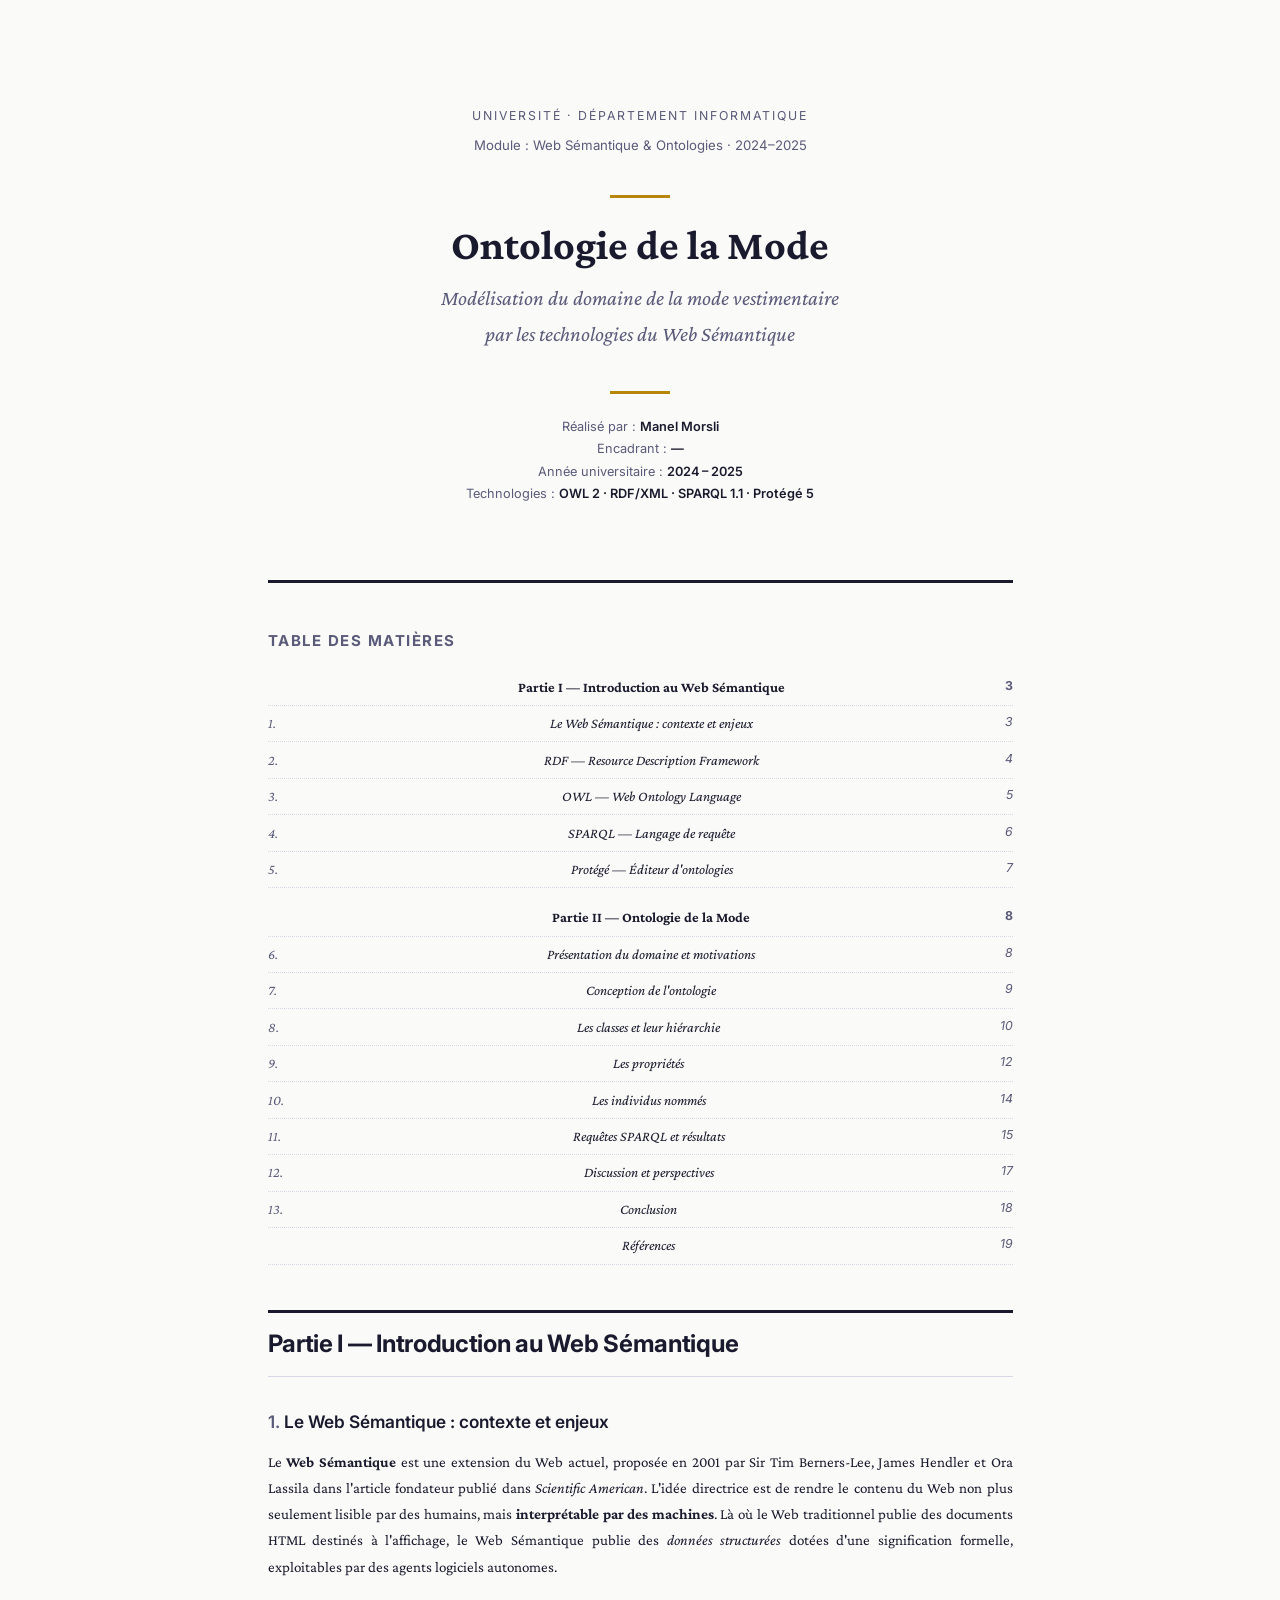
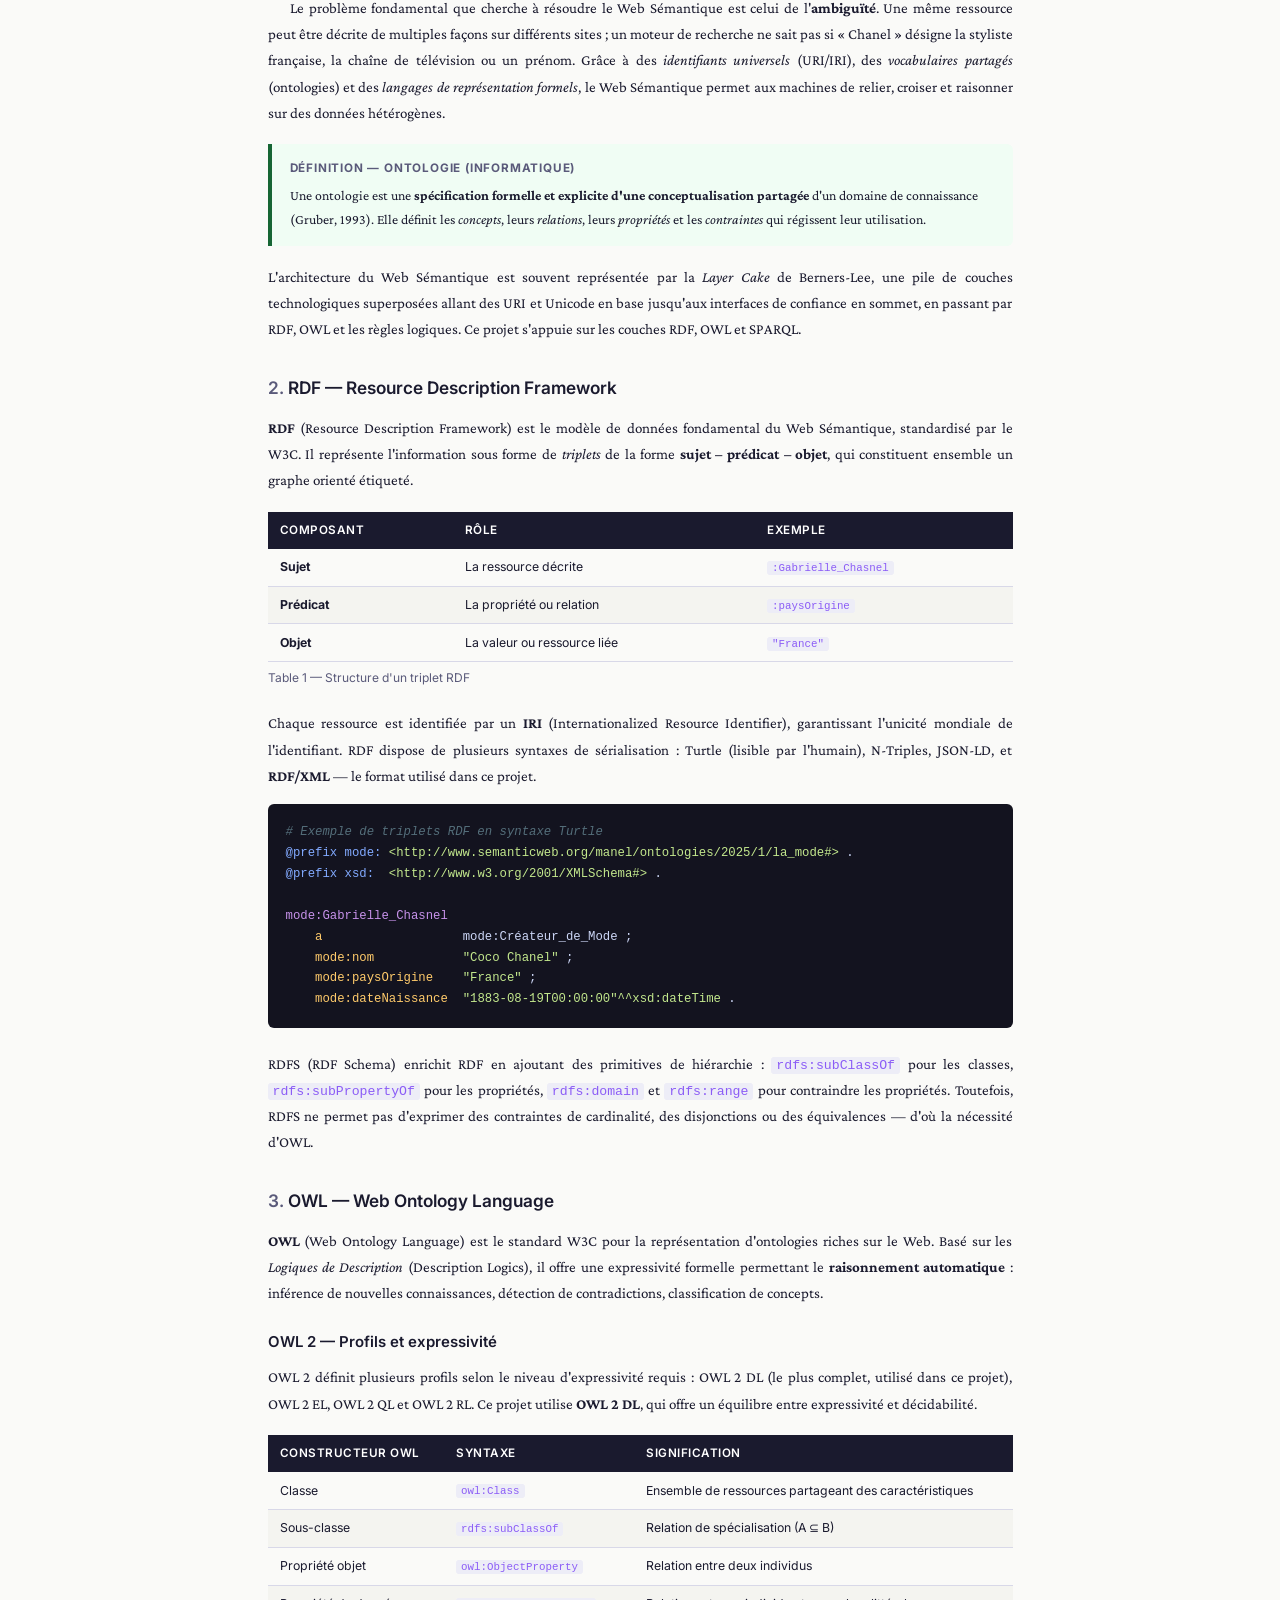
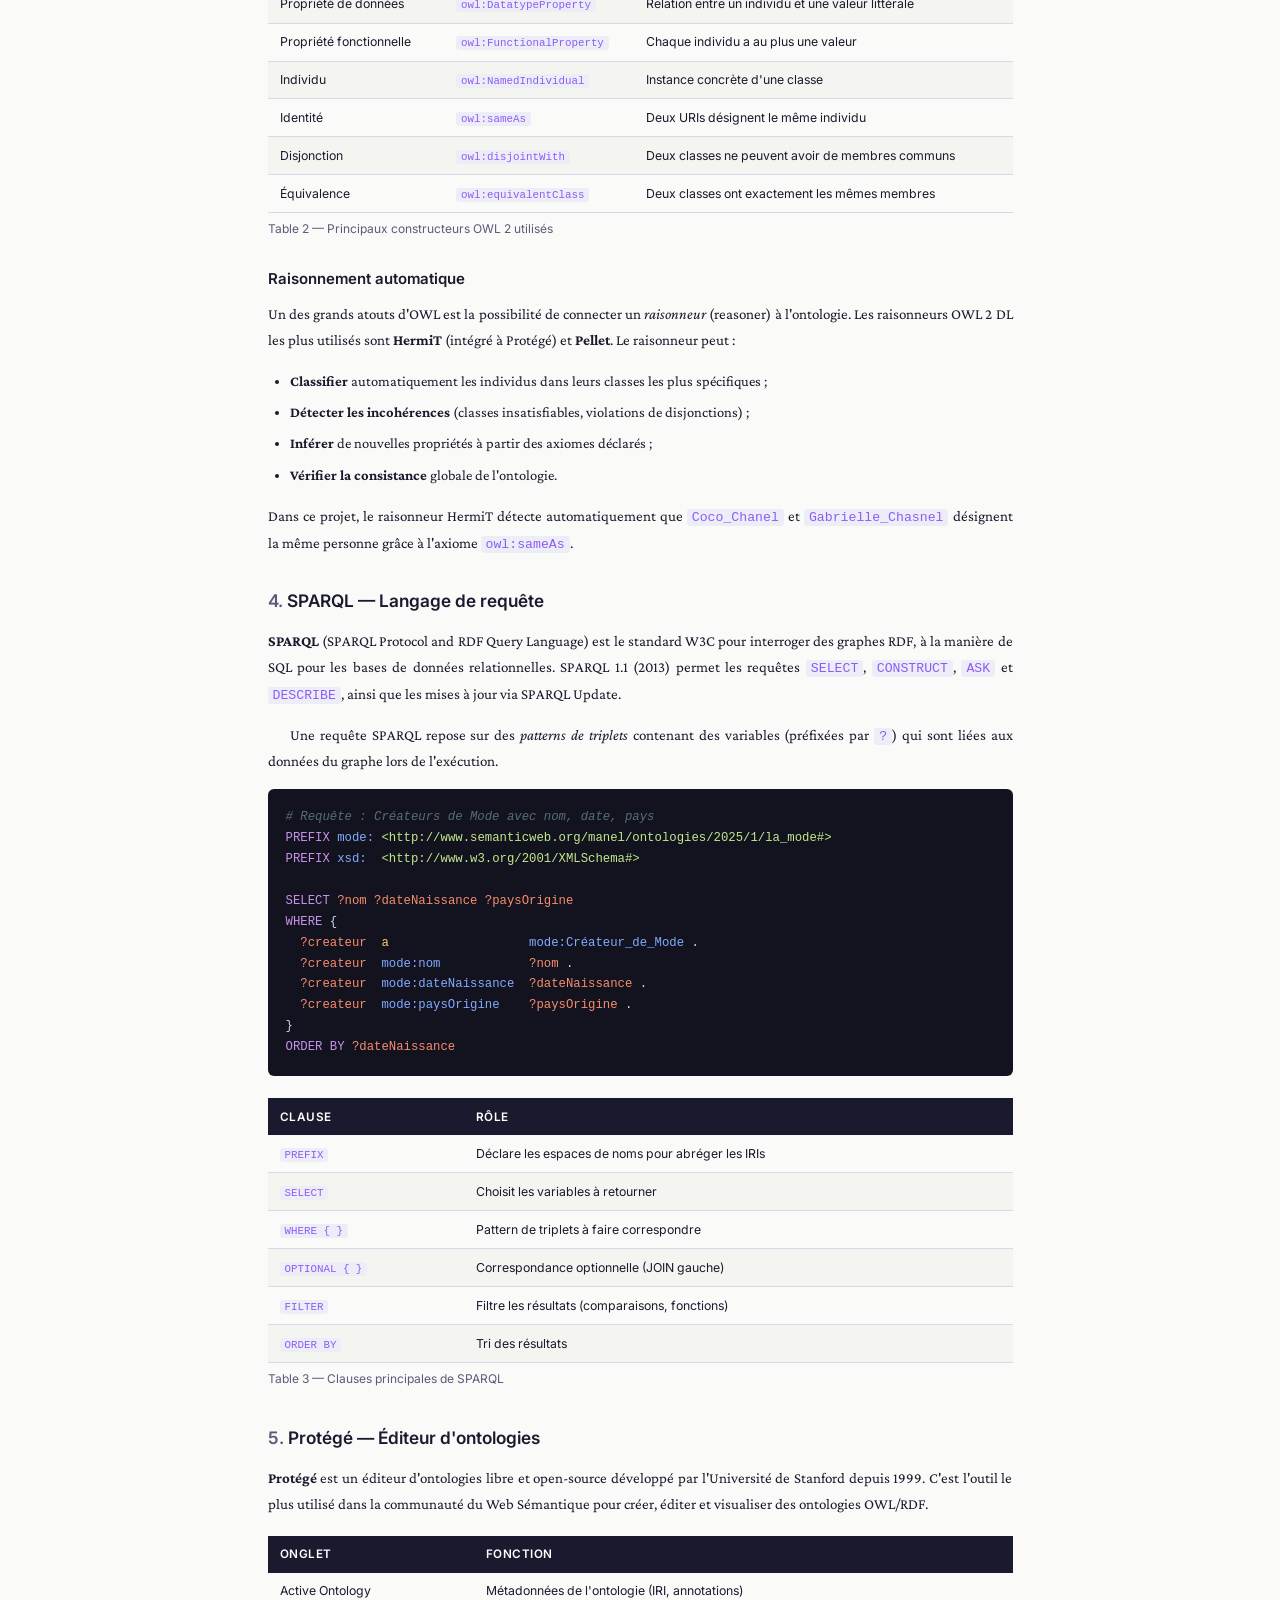
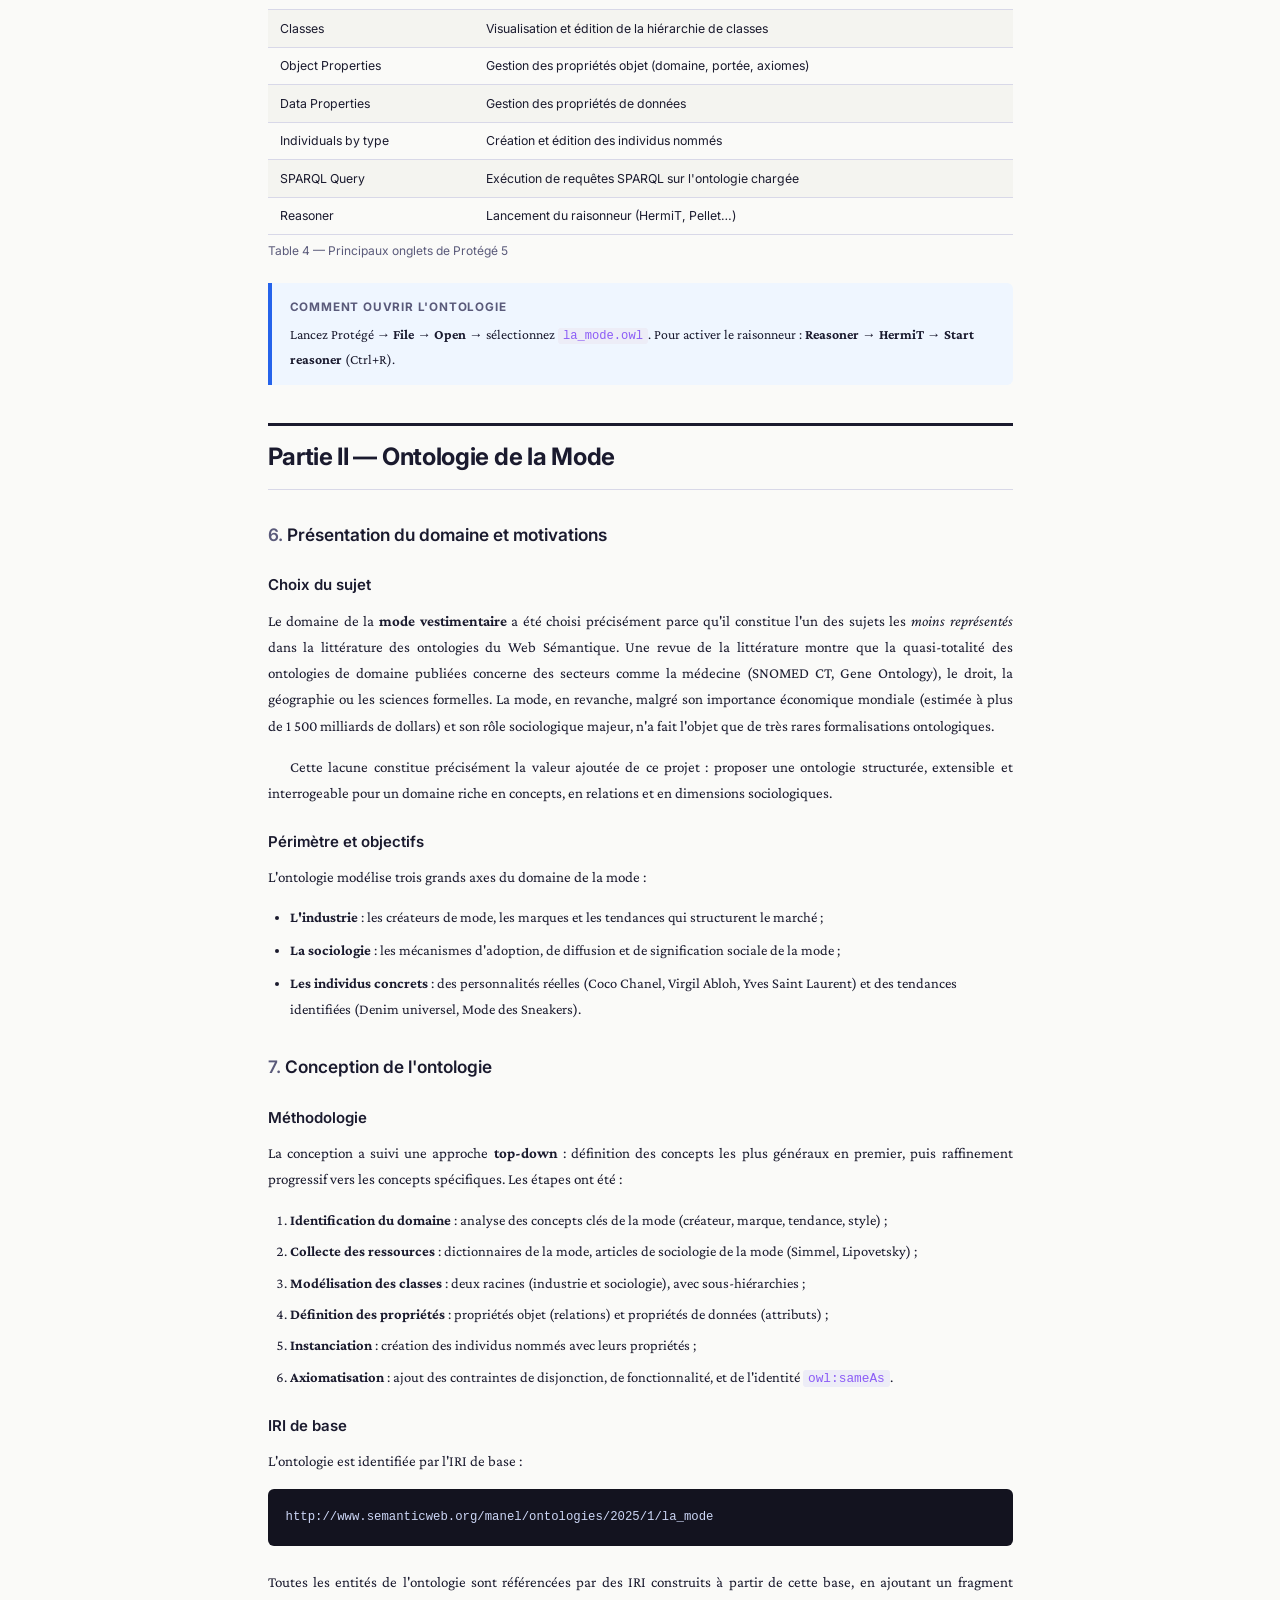
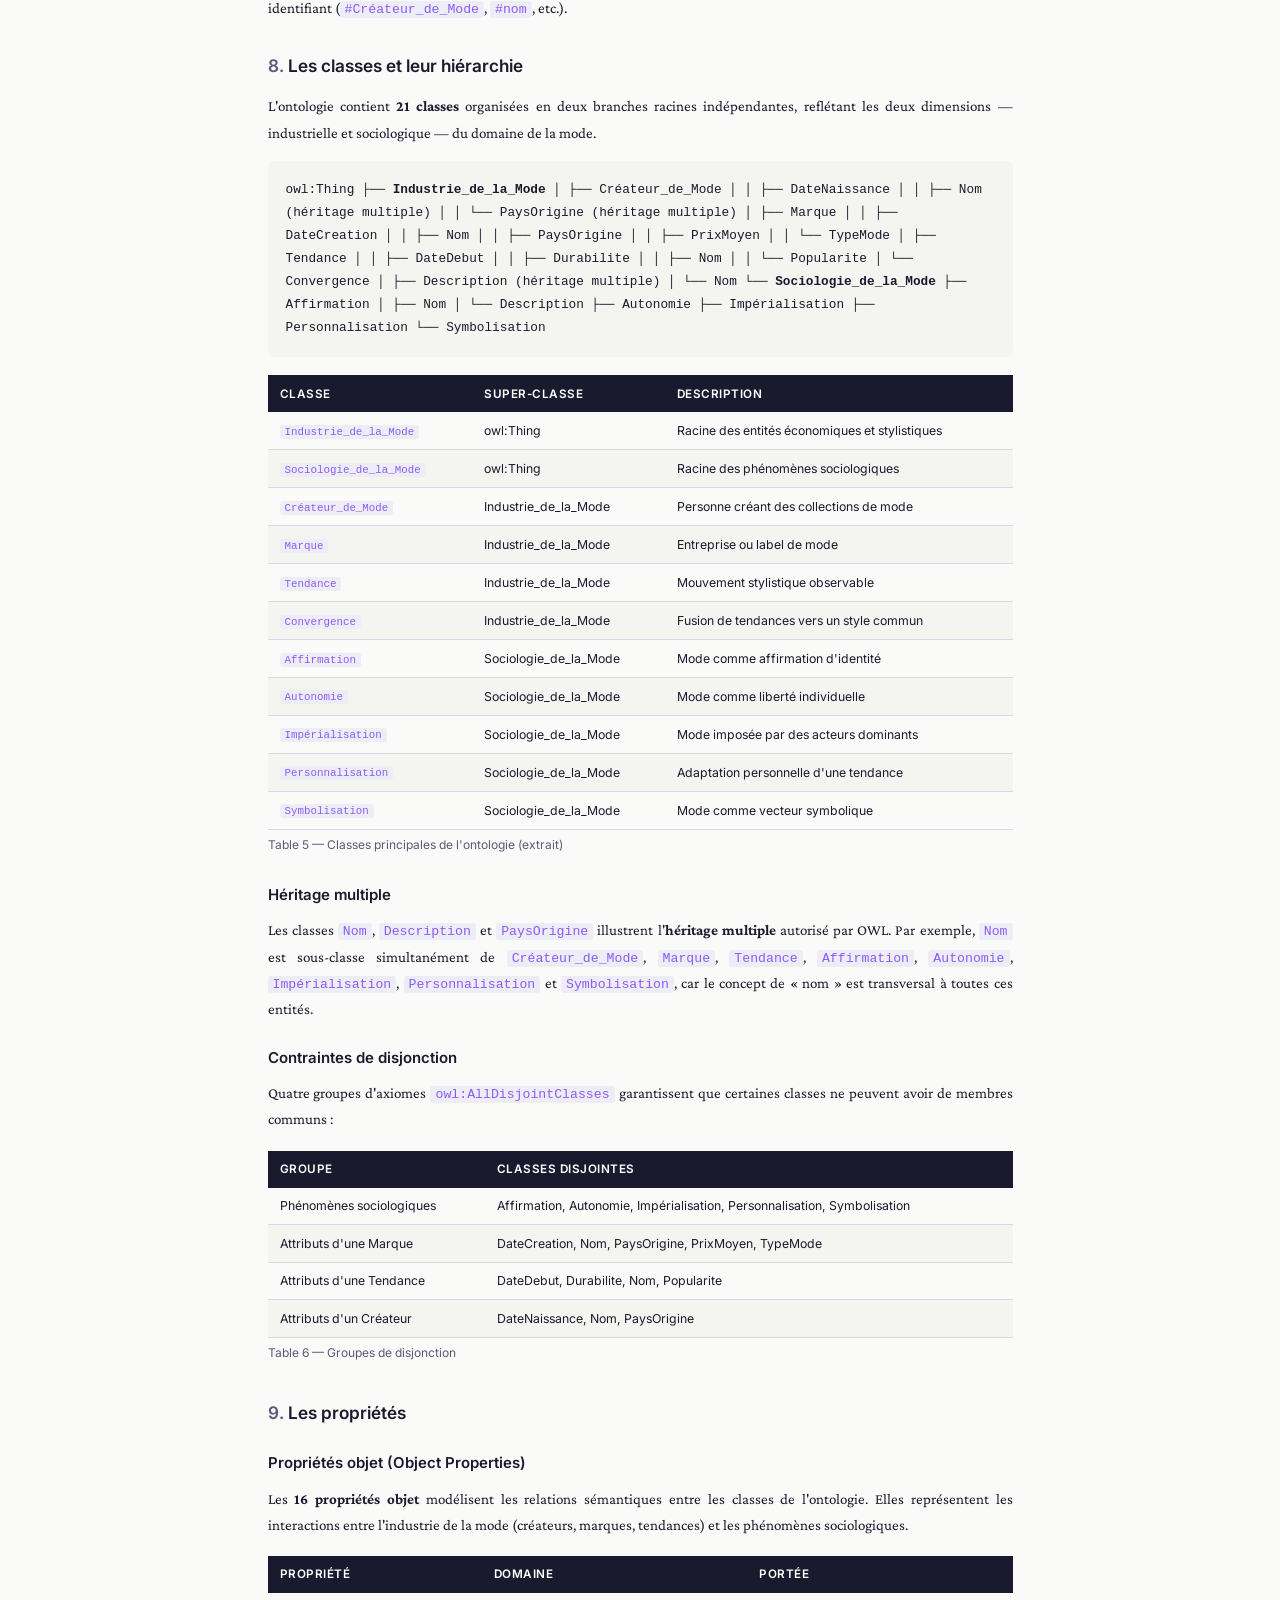
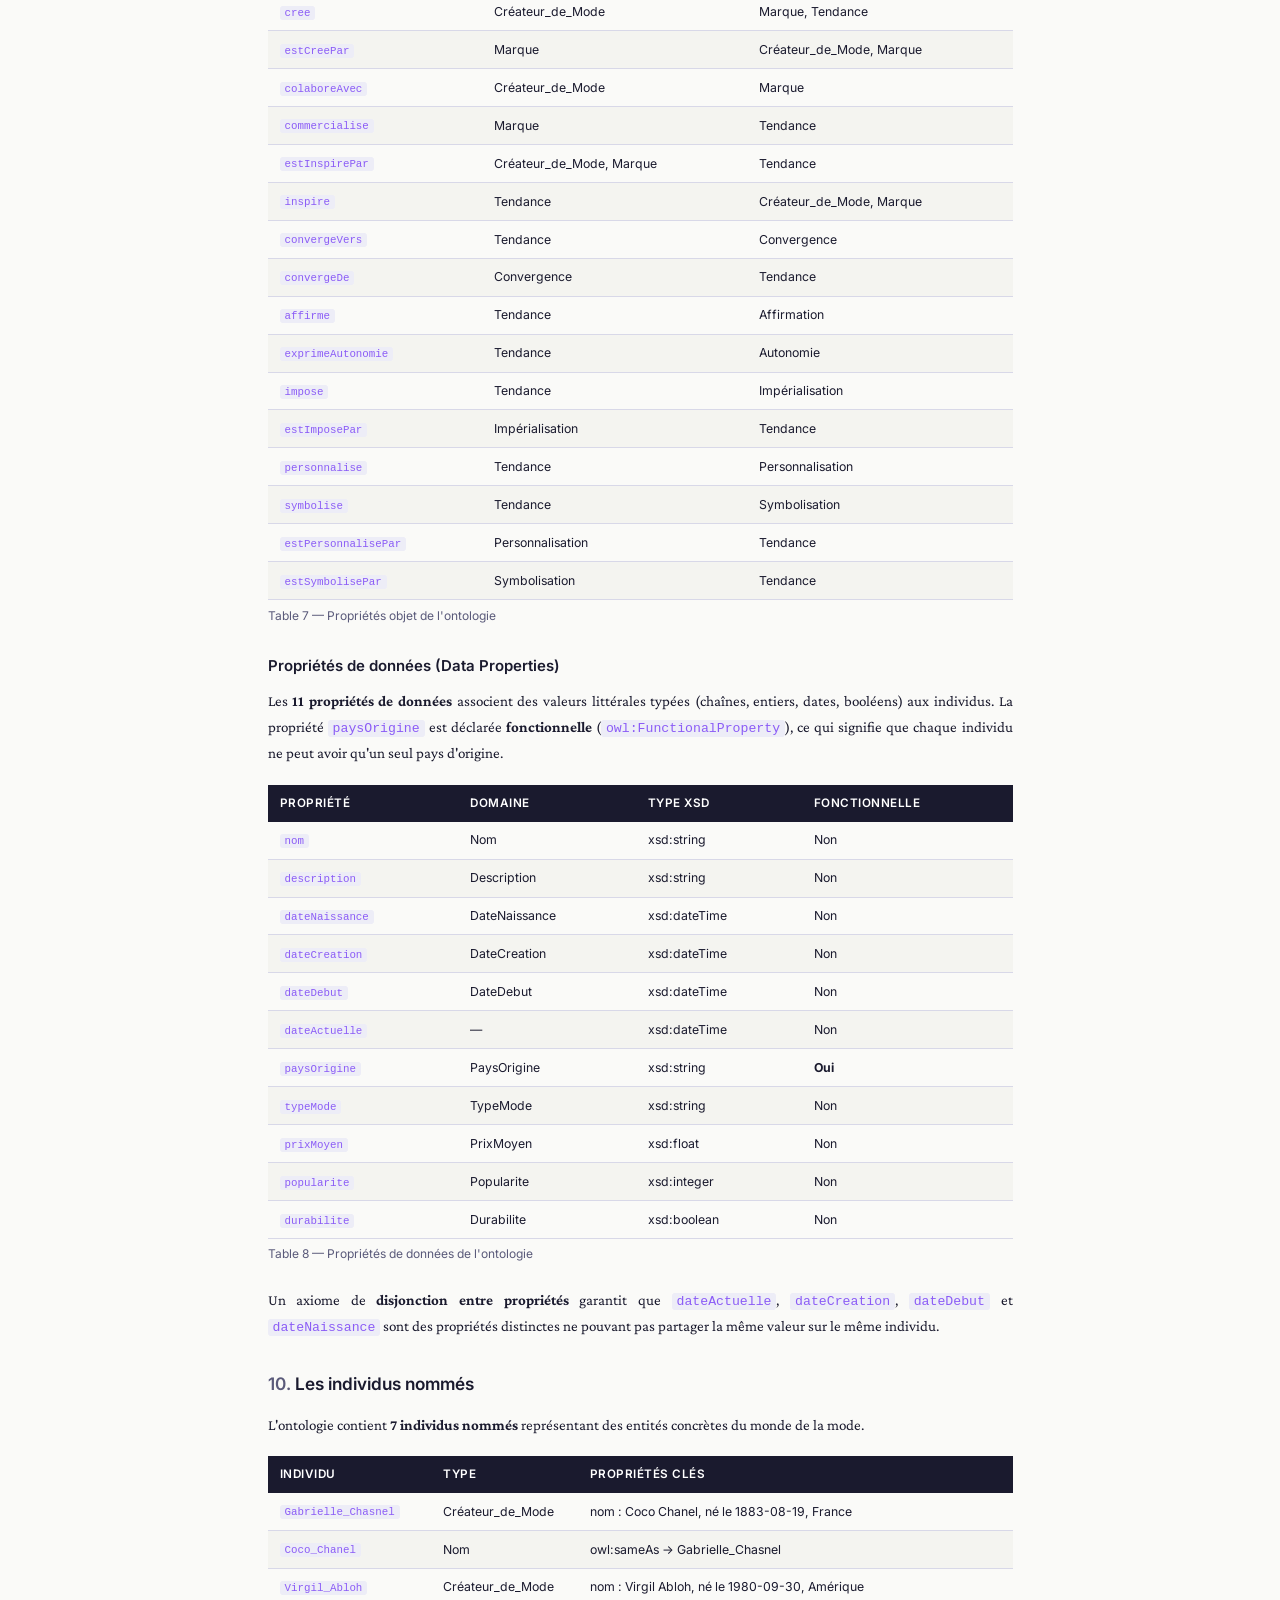
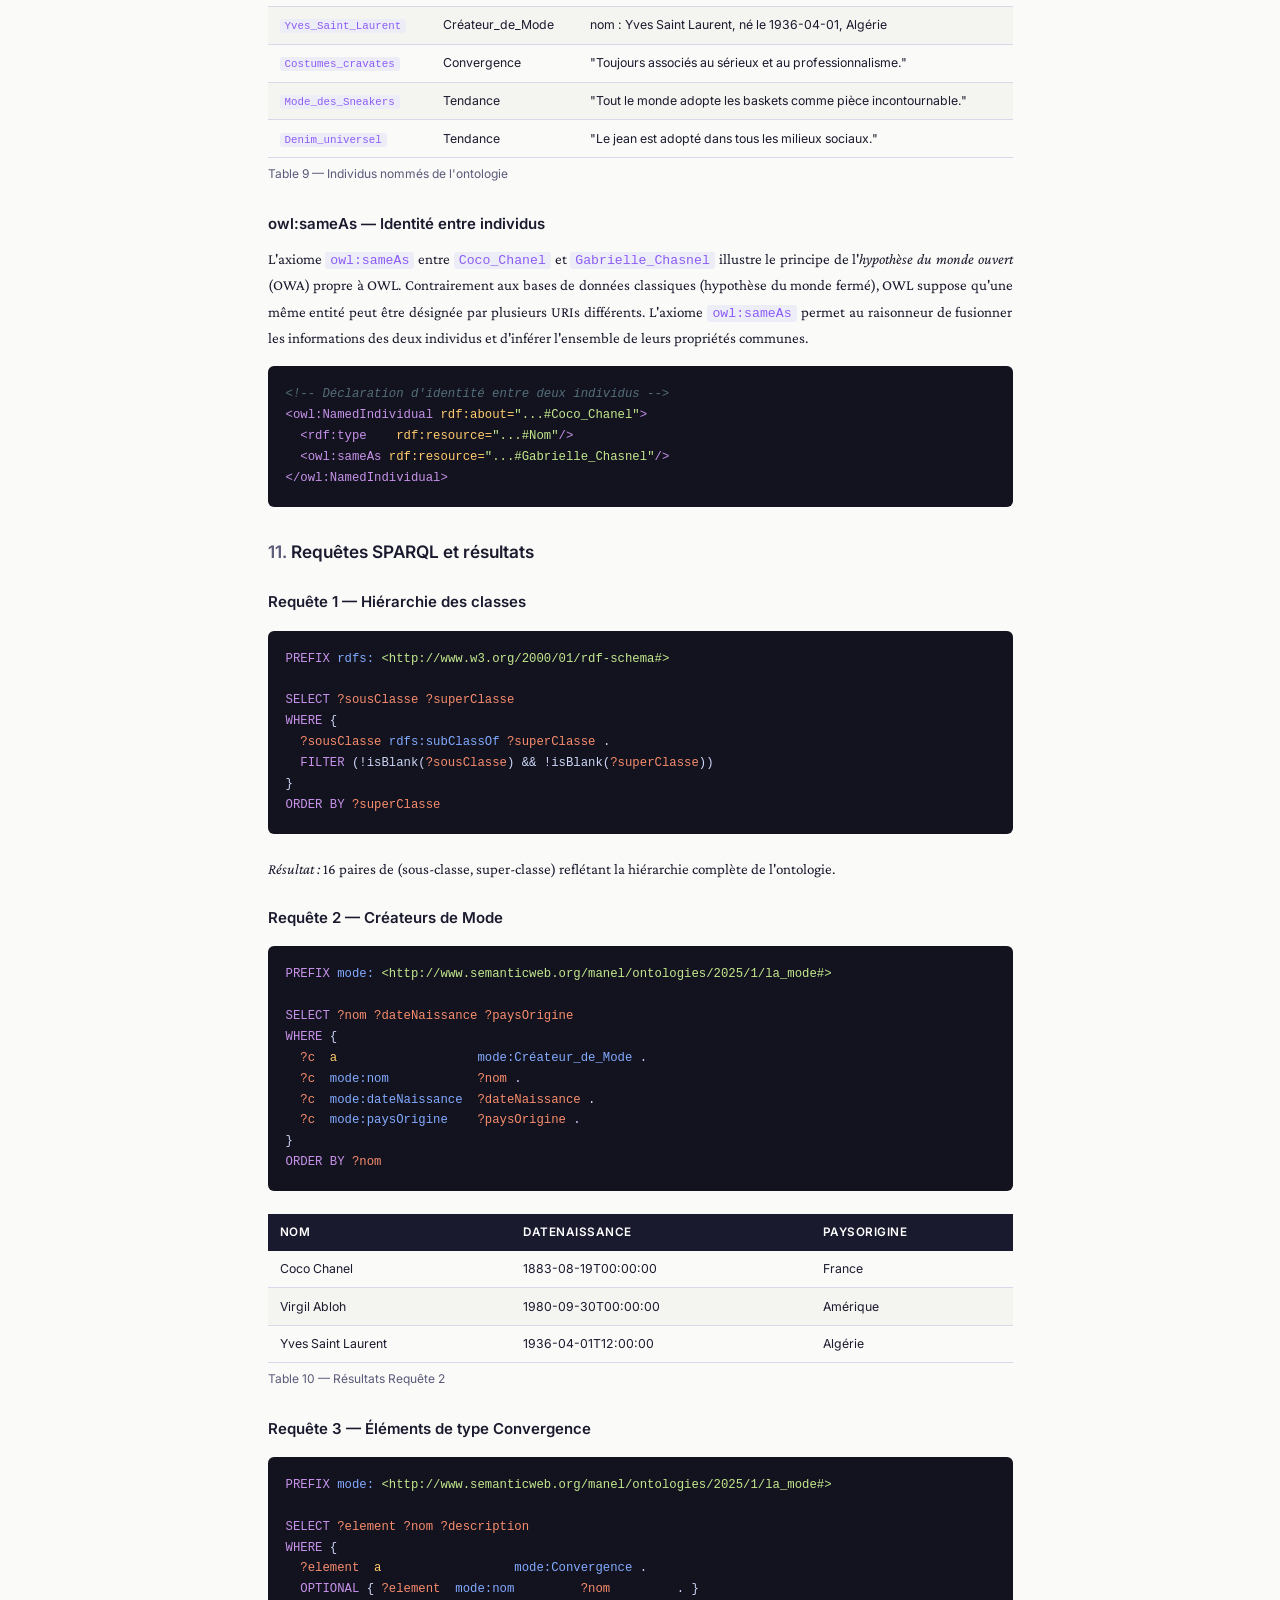
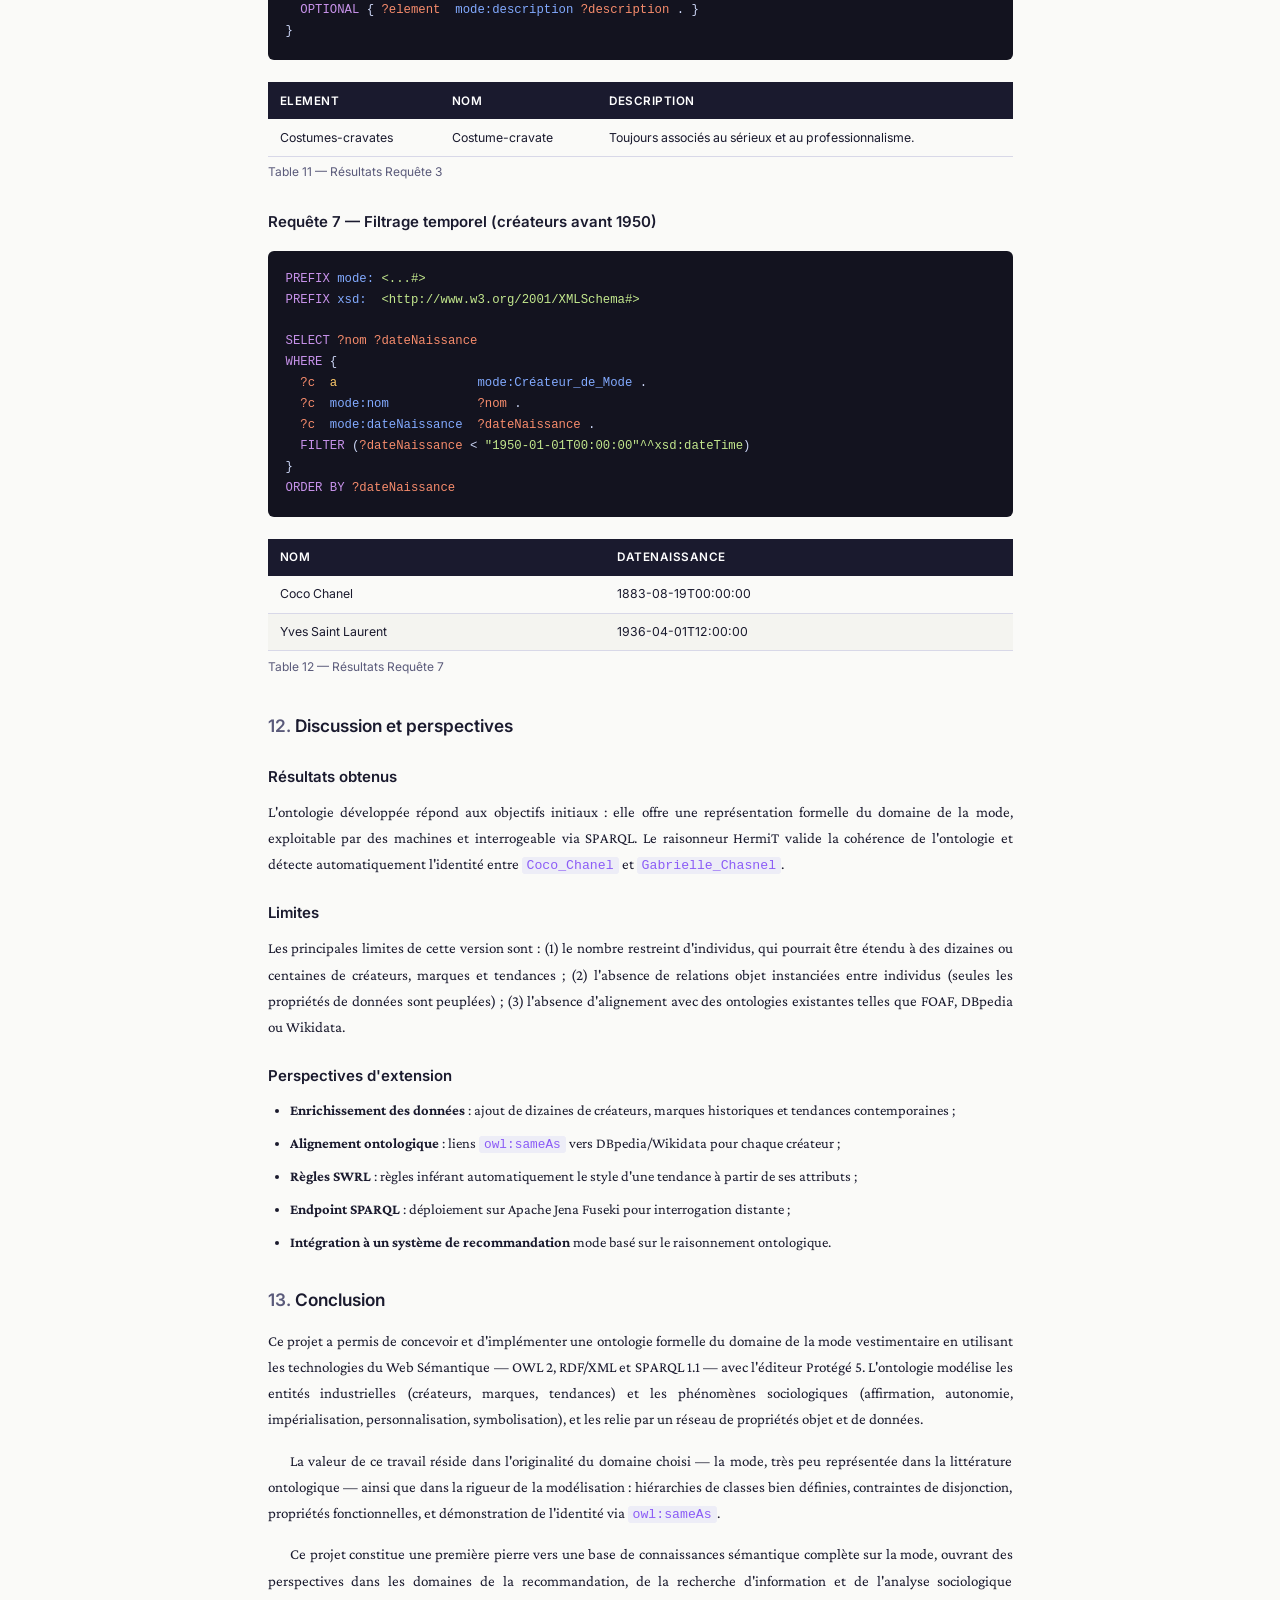
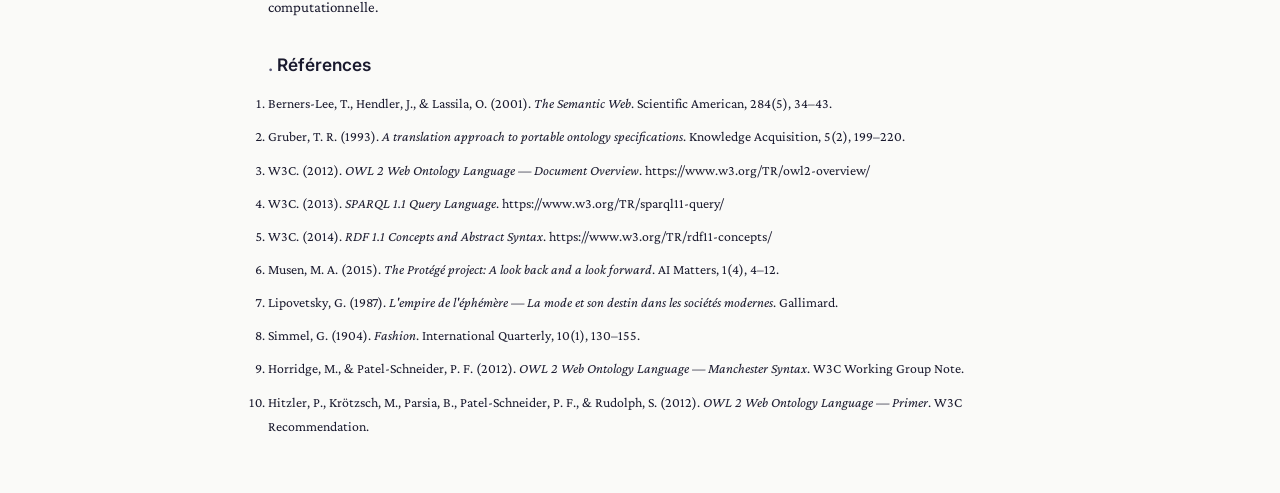
<file: repports/rapport_web_semantique.html>
<!DOCTYPE html>
<html lang="fr">
<head>
<meta charset="UTF-8">
<meta name="viewport" content="width=device-width, initial-scale=1.0">
<title>Rapport — Ontologie de la Mode · Web Sémantique</title>
<style>
@import url('https://fonts.googleapis.com/css2?family=Crimson+Pro:ital,wght@0,400;0,600;0,700;1,400&family=Inter:wght@400;500;600;700&display=swap');

*, *::before, *::after { box-sizing: border-box; margin: 0; padding: 0; }

:root {
  --ink:   #1a1a2e;
  --muted: #5a5a7a;
  --line:  #d8d8e8;
  --accent:#8b5cf6;
  --gold:  #b8860b;
  --bg:    #fafaf8;
  --card:  #f4f4f0;
  --red:   #c0392b;
  --blue:  #2563eb;
  --green: #166534;
}

html { font-size: 15px; }

body {
  background: var(--bg);
  color: var(--ink);
  font-family: 'Crimson Pro', Georgia, serif;
  line-height: 1.75;
  max-width: 820px;
  margin: 0 auto;
  padding: 3rem 2.5rem;
}

/* ── PRINT ── */
@media print {
  body { padding: 0; max-width: none; }
  .no-print { display: none; }
  .page-break { break-before: page; }
  a { color: inherit; text-decoration: none; }
}

/* ── COVER ── */
.cover {
  text-align: center;
  padding: 4rem 2rem 5rem;
  border-bottom: 3px solid var(--ink);
  margin-bottom: 3rem;
}
.cover .univ {
  font-family: 'Inter', sans-serif;
  font-size: .82rem;
  text-transform: uppercase;
  letter-spacing: 2px;
  color: var(--muted);
  margin-bottom: .5rem;
}
.cover .module {
  font-family: 'Inter', sans-serif;
  font-size: .88rem;
  color: var(--muted);
  margin-bottom: 2.5rem;
}
.cover .title {
  font-size: 2.8rem;
  font-weight: 700;
  line-height: 1.2;
  margin-bottom: .6rem;
}
.cover .subtitle {
  font-size: 1.4rem;
  font-weight: 400;
  font-style: italic;
  color: var(--muted);
  margin-bottom: 2.5rem;
}
.cover .meta {
  font-family: 'Inter', sans-serif;
  font-size: .85rem;
  color: var(--muted);
}
.cover .meta span { font-weight: 600; color: var(--ink); }
.cover-rule { width: 60px; height: 3px; background: var(--gold); margin: 1.5rem auto; }

/* ── TOC ── */
.toc { margin-bottom: 3rem; }
.toc h2 { font-family: 'Inter', sans-serif; font-size: 1rem; text-transform: uppercase; letter-spacing: 1.5px; color: var(--muted); margin-bottom: 1rem; }
.toc ol { list-style: none; padding: 0; }
.toc li { display: flex; justify-content: space-between; padding: .35rem 0; border-bottom: 1px dotted var(--line); font-size: .95rem; }
.toc li .num { color: var(--muted); min-width: 2rem; }
.toc li .page { color: var(--muted); font-family: 'Inter', sans-serif; font-size: .82rem; }
.toc-part { font-weight: 700; margin-top: .6rem; }
.toc-sub { padding-left: 1.5rem; font-style: italic; }

/* ── HEADINGS ── */
h1.part-title {
  font-family: 'Inter', sans-serif;
  font-size: 1.6rem;
  font-weight: 700;
  letter-spacing: -.3px;
  border-top: 3px solid var(--ink);
  border-bottom: 1px solid var(--line);
  padding: .7rem 0;
  margin: 2.5rem 0 1.5rem;
}
h2.section {
  font-family: 'Inter', sans-serif;
  font-size: 1.15rem;
  font-weight: 600;
  margin: 2rem 0 .8rem;
  color: var(--ink);
}
h2.section::before {
  content: attr(data-n) '. ';
  color: var(--muted);
}
h3.subsection {
  font-family: 'Inter', sans-serif;
  font-size: 1rem;
  font-weight: 600;
  margin: 1.5rem 0 .6rem;
  color: var(--ink);
}

/* ── BODY TEXT ── */
p { margin-bottom: 1rem; font-size: 1rem; text-align: justify; }
p + p { text-indent: 1.5em; }
strong { font-weight: 700; }
em { font-style: italic; }

/* ── TABLES ── */
table {
  width: 100%;
  border-collapse: collapse;
  margin: 1.2rem 0;
  font-family: 'Inter', sans-serif;
  font-size: .82rem;
}
th {
  background: var(--ink);
  color: #fff;
  text-align: left;
  padding: .55rem .8rem;
  font-weight: 600;
  font-size: .78rem;
  text-transform: uppercase;
  letter-spacing: .5px;
}
td { padding: .5rem .8rem; border-bottom: 1px solid var(--line); }
tr:nth-child(even) td { background: var(--card); }
caption {
  font-family: 'Inter', sans-serif;
  font-size: .8rem;
  color: var(--muted);
  text-align: left;
  padding: .3rem 0;
  caption-side: bottom;
}

/* ── CODE ── */
code {
  font-family: 'Consolas', 'Courier New', monospace;
  font-size: .88em;
  background: #ededf7;
  padding: 1px 5px;
  border-radius: 3px;
  color: var(--accent);
}
pre {
  background: #13131f;
  color: #ccd6f6;
  border-radius: 6px;
  padding: 1.2rem;
  font-family: 'Consolas', 'Courier New', monospace;
  font-size: .82rem;
  line-height: 1.7;
  overflow-x: auto;
  margin: 1rem 0 1.5rem;
  white-space: pre-wrap;
}
pre .kw  { color: #c792ea; }
pre .cls { color: #82aaff; }
pre .str { color: #c3e88d; }
pre .cmt { color: #546e7a; font-style: italic; }
pre .attr{ color: #ffcb6b; }
pre .var { color: #f78c6c; }

/* ── CALLOUTS ── */
.callout {
  border-left: 4px solid var(--gold);
  background: #fefce8;
  padding: .9rem 1.2rem;
  border-radius: 0 6px 6px 0;
  margin: 1.2rem 0;
  font-size: .92rem;
}
.callout.info { border-color: var(--blue); background: #eff6ff; }
.callout.def  { border-color: var(--green); background: #f0fdf4; }
.callout .callout-title {
  font-family: 'Inter', sans-serif;
  font-weight: 700;
  font-size: .78rem;
  text-transform: uppercase;
  letter-spacing: .8px;
  margin-bottom: .4rem;
  color: var(--muted);
}

/* ── FIGURE / SCHEMA ── */
.fig { background: var(--card); border: 1px solid var(--line); border-radius: 8px; padding: 1.5rem; margin: 1.5rem 0; text-align: center; }
.fig-cap { font-family: 'Inter', sans-serif; font-size: .78rem; color: var(--muted); margin-top: .8rem; }

/* ── HIERARCHY TREE (in report) ── */
.tree { font-family: 'Consolas', 'Courier New', monospace; font-size: .85rem; line-height: 1.8; background: var(--card); padding: 1.2rem; border-radius: 6px; margin: 1rem 0; }

/* ── BIBLIO ── */
.biblio li { margin-bottom: .6rem; font-size: .92rem; }
.biblio li::before { content: ''; }

/* ── PAGE NUMBER PLACEHOLDER ── */
.page-num { font-family: 'Inter', sans-serif; font-size: .75rem; color: var(--muted); }
</style>
</head>
<body>

<!-- ══════════════════════════════════════════════════════
     COVER PAGE
══════════════════════════════════════════════════════ -->
<div class="cover">
  <div class="univ">Université · Département Informatique</div>
  <div class="module">Module : Web Sémantique &amp; Ontologies · 2024–2025</div>
  <div class="cover-rule"></div>
  <div class="title">Ontologie de la Mode</div>
  <div class="subtitle">Modélisation du domaine de la mode vestimentaire<br>par les technologies du Web Sémantique</div>
  <div class="cover-rule"></div>
  <div class="meta">
    Réalisé par : <span>Manel Morsli</span><br>
    Encadrant : <span>—</span><br>
    Année universitaire : <span>2024 – 2025</span><br>
    Technologies : <span>OWL 2 · RDF/XML · SPARQL 1.1 · Protégé 5</span>
  </div>
</div>


<!-- ══════════════════════════════════════════════════════
     TABLE OF CONTENTS
══════════════════════════════════════════════════════ -->
<div class="toc">
  <h2>Table des matières</h2>
  <ol>
    <li class="toc-part"><span class="num"></span><span>Partie I — Introduction au Web Sémantique</span><span class="page">3</span></li>
    <li class="toc-sub"><span class="num">1.</span><span>Le Web Sémantique : contexte et enjeux</span><span class="page">3</span></li>
    <li class="toc-sub"><span class="num">2.</span><span>RDF — Resource Description Framework</span><span class="page">4</span></li>
    <li class="toc-sub"><span class="num">3.</span><span>OWL — Web Ontology Language</span><span class="page">5</span></li>
    <li class="toc-sub"><span class="num">4.</span><span>SPARQL — Langage de requête</span><span class="page">6</span></li>
    <li class="toc-sub"><span class="num">5.</span><span>Protégé — Éditeur d'ontologies</span><span class="page">7</span></li>
    <li class="toc-part" style="margin-top:.8rem"><span class="num"></span><span>Partie II — Ontologie de la Mode</span><span class="page">8</span></li>
    <li class="toc-sub"><span class="num">6.</span><span>Présentation du domaine et motivations</span><span class="page">8</span></li>
    <li class="toc-sub"><span class="num">7.</span><span>Conception de l'ontologie</span><span class="page">9</span></li>
    <li class="toc-sub"><span class="num">8.</span><span>Les classes et leur hiérarchie</span><span class="page">10</span></li>
    <li class="toc-sub"><span class="num">9.</span><span>Les propriétés</span><span class="page">12</span></li>
    <li class="toc-sub"><span class="num">10.</span><span>Les individus nommés</span><span class="page">14</span></li>
    <li class="toc-sub"><span class="num">11.</span><span>Requêtes SPARQL et résultats</span><span class="page">15</span></li>
    <li class="toc-sub"><span class="num">12.</span><span>Discussion et perspectives</span><span class="page">17</span></li>
    <li class="toc-sub"><span class="num">13.</span><span>Conclusion</span><span class="page">18</span></li>
    <li class="toc-sub"><span class="num"></span><span>Références</span><span class="page">19</span></li>
  </ol>
</div>


<!-- ══════════════════════════════════════════════════════
     PARTIE I — WEB SÉMANTIQUE
══════════════════════════════════════════════════════ -->
<h1 class="part-title page-break">Partie I — Introduction au Web Sémantique</h1>

<h2 class="section" data-n="1">Le Web Sémantique : contexte et enjeux</h2>

<p>
  Le <strong>Web Sémantique</strong> est une extension du Web actuel, proposée en 2001 par Sir Tim Berners-Lee, James Hendler et Ora Lassila dans l'article fondateur publié dans <em>Scientific American</em>. L'idée directrice est de rendre le contenu du Web non plus seulement lisible par des humains, mais <strong>interprétable par des machines</strong>. Là où le Web traditionnel publie des documents HTML destinés à l'affichage, le Web Sémantique publie des <em>données structurées</em> dotées d'une signification formelle, exploitables par des agents logiciels autonomes.
</p>

<p>
  Le problème fondamental que cherche à résoudre le Web Sémantique est celui de l'<strong>ambiguïté</strong>. Une même ressource peut être décrite de multiples façons sur différents sites ; un moteur de recherche ne sait pas si « Chanel » désigne la styliste française, la chaîne de télévision ou un prénom. Grâce à des <em>identifiants universels</em> (URI/IRI), des <em>vocabulaires partagés</em> (ontologies) et des <em>langages de représentation formels</em>, le Web Sémantique permet aux machines de relier, croiser et raisonner sur des données hétérogènes.
</p>

<div class="callout def">
  <div class="callout-title">Définition — Ontologie (informatique)</div>
  Une ontologie est une <strong>spécification formelle et explicite d'une conceptualisation partagée</strong> d'un domaine de connaissance (Gruber, 1993). Elle définit les <em>concepts</em>, leurs <em>relations</em>, leurs <em>propriétés</em> et les <em>contraintes</em> qui régissent leur utilisation.
</div>

<p>
  L'architecture du Web Sémantique est souvent représentée par la <em>Layer Cake</em> de Berners-Lee, une pile de couches technologiques superposées allant des URI et Unicode en base jusqu'aux interfaces de confiance en sommet, en passant par RDF, OWL et les règles logiques. Ce projet s'appuie sur les couches RDF, OWL et SPARQL.
</p>


<h2 class="section" data-n="2">RDF — Resource Description Framework</h2>

<p>
  <strong>RDF</strong> (Resource Description Framework) est le modèle de données fondamental du Web Sémantique, standardisé par le W3C. Il représente l'information sous forme de <em>triplets</em> de la forme <strong>sujet – prédicat – objet</strong>, qui constituent ensemble un graphe orienté étiqueté.
</p>

<table>
  <thead><tr><th>Composant</th><th>Rôle</th><th>Exemple</th></tr></thead>
  <tbody>
    <tr><td><strong>Sujet</strong></td><td>La ressource décrite</td><td><code>:Gabrielle_Chasnel</code></td></tr>
    <tr><td><strong>Prédicat</strong></td><td>La propriété ou relation</td><td><code>:paysOrigine</code></td></tr>
    <tr><td><strong>Objet</strong></td><td>La valeur ou ressource liée</td><td><code>"France"</code></td></tr>
  </tbody>
  <caption>Table 1 — Structure d'un triplet RDF</caption>
</table>

<p>
  Chaque ressource est identifiée par un <strong>IRI</strong> (Internationalized Resource Identifier), garantissant l'unicité mondiale de l'identifiant. RDF dispose de plusieurs syntaxes de sérialisation : Turtle (lisible par l'humain), N-Triples, JSON-LD, et <strong>RDF/XML</strong> — le format utilisé dans ce projet.
</p>

<pre><span class="cmt"># Exemple de triplets RDF en syntaxe Turtle</span>
<span class="cls">@prefix mode:</span> <span class="str">&lt;http://www.semanticweb.org/manel/ontologies/2025/1/la_mode#&gt;</span> .
<span class="cls">@prefix xsd:</span>  <span class="str">&lt;http://www.w3.org/2001/XMLSchema#&gt;</span> .

<span class="kw">mode:Gabrielle_Chasnel</span>
    <span class="attr">a</span>                   mode:Créateur_de_Mode ;
    <span class="attr">mode:nom</span>            <span class="str">"Coco Chanel"</span> ;
    <span class="attr">mode:paysOrigine</span>    <span class="str">"France"</span> ;
    <span class="attr">mode:dateNaissance</span>  <span class="str">"1883-08-19T00:00:00"^^xsd:dateTime</span> .</pre>

<p>
  RDFS (RDF Schema) enrichit RDF en ajoutant des primitives de hiérarchie : <code>rdfs:subClassOf</code> pour les classes, <code>rdfs:subPropertyOf</code> pour les propriétés, <code>rdfs:domain</code> et <code>rdfs:range</code> pour contraindre les propriétés. Toutefois, RDFS ne permet pas d'exprimer des contraintes de cardinalité, des disjonctions ou des équivalences — d'où la nécessité d'OWL.
</p>


<h2 class="section" data-n="3">OWL — Web Ontology Language</h2>

<p>
  <strong>OWL</strong> (Web Ontology Language) est le standard W3C pour la représentation d'ontologies riches sur le Web. Basé sur les <em>Logiques de Description</em> (Description Logics), il offre une expressivité formelle permettant le <strong>raisonnement automatique</strong> : inférence de nouvelles connaissances, détection de contradictions, classification de concepts.
</p>

<h3 class="subsection">OWL 2 — Profils et expressivité</h3>
<p>
  OWL 2 définit plusieurs profils selon le niveau d'expressivité requis : OWL 2 DL (le plus complet, utilisé dans ce projet), OWL 2 EL, OWL 2 QL et OWL 2 RL. Ce projet utilise <strong>OWL 2 DL</strong>, qui offre un équilibre entre expressivité et décidabilité.
</p>

<table>
  <thead><tr><th>Constructeur OWL</th><th>Syntaxe</th><th>Signification</th></tr></thead>
  <tbody>
    <tr><td>Classe</td><td><code>owl:Class</code></td><td>Ensemble de ressources partageant des caractéristiques</td></tr>
    <tr><td>Sous-classe</td><td><code>rdfs:subClassOf</code></td><td>Relation de spécialisation (A ⊆ B)</td></tr>
    <tr><td>Propriété objet</td><td><code>owl:ObjectProperty</code></td><td>Relation entre deux individus</td></tr>
    <tr><td>Propriété de données</td><td><code>owl:DatatypeProperty</code></td><td>Relation entre un individu et une valeur littérale</td></tr>
    <tr><td>Propriété fonctionnelle</td><td><code>owl:FunctionalProperty</code></td><td>Chaque individu a au plus une valeur</td></tr>
    <tr><td>Individu</td><td><code>owl:NamedIndividual</code></td><td>Instance concrète d'une classe</td></tr>
    <tr><td>Identité</td><td><code>owl:sameAs</code></td><td>Deux URIs désignent le même individu</td></tr>
    <tr><td>Disjonction</td><td><code>owl:disjointWith</code></td><td>Deux classes ne peuvent avoir de membres communs</td></tr>
    <tr><td>Équivalence</td><td><code>owl:equivalentClass</code></td><td>Deux classes ont exactement les mêmes membres</td></tr>
  </tbody>
  <caption>Table 2 — Principaux constructeurs OWL 2 utilisés</caption>
</table>

<h3 class="subsection">Raisonnement automatique</h3>
<p>
  Un des grands atouts d'OWL est la possibilité de connecter un <em>raisonneur</em> (reasoner) à l'ontologie. Les raisonneurs OWL 2 DL les plus utilisés sont <strong>HermiT</strong> (intégré à Protégé) et <strong>Pellet</strong>. Le raisonneur peut :
</p>
<ul style="margin-left:1.5rem;margin-bottom:1rem;font-size:.97rem">
  <li style="margin-bottom:.4rem"><strong>Classifier</strong> automatiquement les individus dans leurs classes les plus spécifiques ;</li>
  <li style="margin-bottom:.4rem"><strong>Détecter les incohérences</strong> (classes insatisfiables, violations de disjonctions) ;</li>
  <li style="margin-bottom:.4rem"><strong>Inférer</strong> de nouvelles propriétés à partir des axiomes déclarés ;</li>
  <li><strong>Vérifier la consistance</strong> globale de l'ontologie.</li>
</ul>
<p>
  Dans ce projet, le raisonneur HermiT détecte automatiquement que <code>Coco_Chanel</code> et <code>Gabrielle_Chasnel</code> désignent la même personne grâce à l'axiome <code>owl:sameAs</code>.
</p>


<h2 class="section" data-n="4">SPARQL — Langage de requête</h2>

<p>
  <strong>SPARQL</strong> (SPARQL Protocol and RDF Query Language) est le standard W3C pour interroger des graphes RDF, à la manière de SQL pour les bases de données relationnelles. SPARQL 1.1 (2013) permet les requêtes <code>SELECT</code>, <code>CONSTRUCT</code>, <code>ASK</code> et <code>DESCRIBE</code>, ainsi que les mises à jour via SPARQL Update.
</p>

<p>
  Une requête SPARQL repose sur des <em>patterns de triplets</em> contenant des variables (préfixées par <code>?</code>) qui sont liées aux données du graphe lors de l'exécution.
</p>

<pre><span class="cmt"># Requête : Créateurs de Mode avec nom, date, pays</span>
<span class="kw">PREFIX</span> <span class="cls">mode:</span> <span class="str">&lt;http://www.semanticweb.org/manel/ontologies/2025/1/la_mode#&gt;</span>
<span class="kw">PREFIX</span> <span class="cls">xsd:</span>  <span class="str">&lt;http://www.w3.org/2001/XMLSchema#&gt;</span>

<span class="kw">SELECT</span> <span class="var">?nom</span> <span class="var">?dateNaissance</span> <span class="var">?paysOrigine</span>
<span class="kw">WHERE</span> {
  <span class="var">?createur</span>  <span class="attr">a</span>                   <span class="cls">mode:Créateur_de_Mode</span> .
  <span class="var">?createur</span>  <span class="cls">mode:nom</span>            <span class="var">?nom</span> .
  <span class="var">?createur</span>  <span class="cls">mode:dateNaissance</span>  <span class="var">?dateNaissance</span> .
  <span class="var">?createur</span>  <span class="cls">mode:paysOrigine</span>    <span class="var">?paysOrigine</span> .
}
<span class="kw">ORDER BY</span> <span class="var">?dateNaissance</span></pre>

<table>
  <thead><tr><th>Clause</th><th>Rôle</th></tr></thead>
  <tbody>
    <tr><td><code>PREFIX</code></td><td>Déclare les espaces de noms pour abréger les IRIs</td></tr>
    <tr><td><code>SELECT</code></td><td>Choisit les variables à retourner</td></tr>
    <tr><td><code>WHERE { }</code></td><td>Pattern de triplets à faire correspondre</td></tr>
    <tr><td><code>OPTIONAL { }</code></td><td>Correspondance optionnelle (JOIN gauche)</td></tr>
    <tr><td><code>FILTER</code></td><td>Filtre les résultats (comparaisons, fonctions)</td></tr>
    <tr><td><code>ORDER BY</code></td><td>Tri des résultats</td></tr>
  </tbody>
  <caption>Table 3 — Clauses principales de SPARQL</caption>
</table>


<h2 class="section" data-n="5">Protégé — Éditeur d'ontologies</h2>

<p>
  <strong>Protégé</strong> est un éditeur d'ontologies libre et open-source développé par l'Université de Stanford depuis 1999. C'est l'outil le plus utilisé dans la communauté du Web Sémantique pour créer, éditer et visualiser des ontologies OWL/RDF.
</p>

<table>
  <thead><tr><th>Onglet</th><th>Fonction</th></tr></thead>
  <tbody>
    <tr><td>Active Ontology</td><td>Métadonnées de l'ontologie (IRI, annotations)</td></tr>
    <tr><td>Classes</td><td>Visualisation et édition de la hiérarchie de classes</td></tr>
    <tr><td>Object Properties</td><td>Gestion des propriétés objet (domaine, portée, axiomes)</td></tr>
    <tr><td>Data Properties</td><td>Gestion des propriétés de données</td></tr>
    <tr><td>Individuals by type</td><td>Création et édition des individus nommés</td></tr>
    <tr><td>SPARQL Query</td><td>Exécution de requêtes SPARQL sur l'ontologie chargée</td></tr>
    <tr><td>Reasoner</td><td>Lancement du raisonneur (HermiT, Pellet…)</td></tr>
  </tbody>
  <caption>Table 4 — Principaux onglets de Protégé 5</caption>
</table>

<div class="callout info">
  <div class="callout-title">Comment ouvrir l'ontologie</div>
  Lancez Protégé → <strong>File → Open</strong> → sélectionnez <code>la_mode.owl</code>.
  Pour activer le raisonneur : <strong>Reasoner → HermiT → Start reasoner</strong> (Ctrl+R).
</div>


<!-- ══════════════════════════════════════════════════════
     PARTIE II — ONTOLOGIE DE LA MODE
══════════════════════════════════════════════════════ -->
<h1 class="part-title page-break">Partie II — Ontologie de la Mode</h1>

<h2 class="section" data-n="6">Présentation du domaine et motivations</h2>

<h3 class="subsection">Choix du sujet</h3>
<p>
  Le domaine de la <strong>mode vestimentaire</strong> a été choisi précisément parce qu'il constitue l'un des sujets les <em>moins représentés</em> dans la littérature des ontologies du Web Sémantique. Une revue de la littérature montre que la quasi-totalité des ontologies de domaine publiées concerne des secteurs comme la médecine (SNOMED CT, Gene Ontology), le droit, la géographie ou les sciences formelles. La mode, en revanche, malgré son importance économique mondiale (estimée à plus de 1 500 milliards de dollars) et son rôle sociologique majeur, n'a fait l'objet que de très rares formalisations ontologiques.
</p>
<p>
  Cette lacune constitue précisément la valeur ajoutée de ce projet : proposer une ontologie structurée, extensible et interrogeable pour un domaine riche en concepts, en relations et en dimensions sociologiques.
</p>

<h3 class="subsection">Périmètre et objectifs</h3>
<p>
  L'ontologie modélise trois grands axes du domaine de la mode :
</p>
<ul style="margin-left:1.5rem;margin-bottom:1rem;font-size:.97rem">
  <li style="margin-bottom:.5rem"><strong>L'industrie</strong> : les créateurs de mode, les marques et les tendances qui structurent le marché ;</li>
  <li style="margin-bottom:.5rem"><strong>La sociologie</strong> : les mécanismes d'adoption, de diffusion et de signification sociale de la mode ;</li>
  <li><strong>Les individus concrets</strong> : des personnalités réelles (Coco Chanel, Virgil Abloh, Yves Saint Laurent) et des tendances identifiées (Denim universel, Mode des Sneakers).</li>
</ul>


<h2 class="section" data-n="7">Conception de l'ontologie</h2>

<h3 class="subsection">Méthodologie</h3>
<p>
  La conception a suivi une approche <strong>top-down</strong> : définition des concepts les plus généraux en premier, puis raffinement progressif vers les concepts spécifiques. Les étapes ont été :
</p>
<ol style="margin-left:1.5rem;margin-bottom:1rem;font-size:.97rem">
  <li style="margin-bottom:.4rem"><strong>Identification du domaine</strong> : analyse des concepts clés de la mode (créateur, marque, tendance, style) ;</li>
  <li style="margin-bottom:.4rem"><strong>Collecte des ressources</strong> : dictionnaires de la mode, articles de sociologie de la mode (Simmel, Lipovetsky) ;</li>
  <li style="margin-bottom:.4rem"><strong>Modélisation des classes</strong> : deux racines (industrie et sociologie), avec sous-hiérarchies ;</li>
  <li style="margin-bottom:.4rem"><strong>Définition des propriétés</strong> : propriétés objet (relations) et propriétés de données (attributs) ;</li>
  <li style="margin-bottom:.4rem"><strong>Instanciation</strong> : création des individus nommés avec leurs propriétés ;</li>
  <li><strong>Axiomatisation</strong> : ajout des contraintes de disjonction, de fonctionnalité, et de l'identité <code>owl:sameAs</code>.</li>
</ol>

<h3 class="subsection">IRI de base</h3>
<p>
  L'ontologie est identifiée par l'IRI de base :
</p>
<pre>http://www.semanticweb.org/manel/ontologies/2025/1/la_mode</pre>
<p>
  Toutes les entités de l'ontologie sont référencées par des IRI construits à partir de cette base, en ajoutant un fragment identifiant (<code>#Créateur_de_Mode</code>, <code>#nom</code>, etc.).
</p>


<h2 class="section" data-n="8">Les classes et leur hiérarchie</h2>

<p>
  L'ontologie contient <strong>21 classes</strong> organisées en deux branches racines indépendantes, reflétant les deux dimensions — industrielle et sociologique — du domaine de la mode.
</p>

<div class="tree">owl:Thing
├── <strong>Industrie_de_la_Mode</strong>
│   ├── Créateur_de_Mode
│   │   ├── DateNaissance
│   │   ├── Nom          (héritage multiple)
│   │   └── PaysOrigine  (héritage multiple)
│   ├── Marque
│   │   ├── DateCreation
│   │   ├── Nom
│   │   ├── PaysOrigine
│   │   ├── PrixMoyen
│   │   └── TypeMode
│   ├── Tendance
│   │   ├── DateDebut
│   │   ├── Durabilite
│   │   ├── Nom
│   │   └── Popularite
│   └── Convergence
│       ├── Description  (héritage multiple)
│       └── Nom
└── <strong>Sociologie_de_la_Mode</strong>
    ├── Affirmation
    │   ├── Nom
    │   └── Description
    ├── Autonomie
    ├── Impérialisation
    ├── Personnalisation
    └── Symbolisation</div>

<table>
  <thead><tr><th>Classe</th><th>Super-classe</th><th>Description</th></tr></thead>
  <tbody>
    <tr><td><code>Industrie_de_la_Mode</code></td><td>owl:Thing</td><td>Racine des entités économiques et stylistiques</td></tr>
    <tr><td><code>Sociologie_de_la_Mode</code></td><td>owl:Thing</td><td>Racine des phénomènes sociologiques</td></tr>
    <tr><td><code>Créateur_de_Mode</code></td><td>Industrie_de_la_Mode</td><td>Personne créant des collections de mode</td></tr>
    <tr><td><code>Marque</code></td><td>Industrie_de_la_Mode</td><td>Entreprise ou label de mode</td></tr>
    <tr><td><code>Tendance</code></td><td>Industrie_de_la_Mode</td><td>Mouvement stylistique observable</td></tr>
    <tr><td><code>Convergence</code></td><td>Industrie_de_la_Mode</td><td>Fusion de tendances vers un style commun</td></tr>
    <tr><td><code>Affirmation</code></td><td>Sociologie_de_la_Mode</td><td>Mode comme affirmation d'identité</td></tr>
    <tr><td><code>Autonomie</code></td><td>Sociologie_de_la_Mode</td><td>Mode comme liberté individuelle</td></tr>
    <tr><td><code>Impérialisation</code></td><td>Sociologie_de_la_Mode</td><td>Mode imposée par des acteurs dominants</td></tr>
    <tr><td><code>Personnalisation</code></td><td>Sociologie_de_la_Mode</td><td>Adaptation personnelle d'une tendance</td></tr>
    <tr><td><code>Symbolisation</code></td><td>Sociologie_de_la_Mode</td><td>Mode comme vecteur symbolique</td></tr>
  </tbody>
  <caption>Table 5 — Classes principales de l'ontologie (extrait)</caption>
</table>

<h3 class="subsection">Héritage multiple</h3>
<p>
  Les classes <code>Nom</code>, <code>Description</code> et <code>PaysOrigine</code> illustrent l'<strong>héritage multiple</strong> autorisé par OWL. Par exemple, <code>Nom</code> est sous-classe simultanément de <code>Créateur_de_Mode</code>, <code>Marque</code>, <code>Tendance</code>, <code>Affirmation</code>, <code>Autonomie</code>, <code>Impérialisation</code>, <code>Personnalisation</code> et <code>Symbolisation</code>, car le concept de « nom » est transversal à toutes ces entités.
</p>

<h3 class="subsection">Contraintes de disjonction</h3>
<p>
  Quatre groupes d'axiomes <code>owl:AllDisjointClasses</code> garantissent que certaines classes ne peuvent avoir de membres communs :
</p>
<table>
  <thead><tr><th>Groupe</th><th>Classes disjointes</th></tr></thead>
  <tbody>
    <tr><td>Phénomènes sociologiques</td><td>Affirmation, Autonomie, Impérialisation, Personnalisation, Symbolisation</td></tr>
    <tr><td>Attributs d'une Marque</td><td>DateCreation, Nom, PaysOrigine, PrixMoyen, TypeMode</td></tr>
    <tr><td>Attributs d'une Tendance</td><td>DateDebut, Durabilite, Nom, Popularite</td></tr>
    <tr><td>Attributs d'un Créateur</td><td>DateNaissance, Nom, PaysOrigine</td></tr>
  </tbody>
  <caption>Table 6 — Groupes de disjonction</caption>
</table>


<h2 class="section" data-n="9">Les propriétés</h2>

<h3 class="subsection">Propriétés objet (Object Properties)</h3>
<p>
  Les <strong>16 propriétés objet</strong> modélisent les relations sémantiques entre les classes de l'ontologie. Elles représentent les interactions entre l'industrie de la mode (créateurs, marques, tendances) et les phénomènes sociologiques.
</p>

<table>
  <thead><tr><th>Propriété</th><th>Domaine</th><th>Portée</th></tr></thead>
  <tbody>
    <tr><td><code>cree</code></td><td>Créateur_de_Mode</td><td>Marque, Tendance</td></tr>
    <tr><td><code>estCreePar</code></td><td>Marque</td><td>Créateur_de_Mode, Marque</td></tr>
    <tr><td><code>colaboreAvec</code></td><td>Créateur_de_Mode</td><td>Marque</td></tr>
    <tr><td><code>commercialise</code></td><td>Marque</td><td>Tendance</td></tr>
    <tr><td><code>estInspirePar</code></td><td>Créateur_de_Mode, Marque</td><td>Tendance</td></tr>
    <tr><td><code>inspire</code></td><td>Tendance</td><td>Créateur_de_Mode, Marque</td></tr>
    <tr><td><code>convergeVers</code></td><td>Tendance</td><td>Convergence</td></tr>
    <tr><td><code>convergeDe</code></td><td>Convergence</td><td>Tendance</td></tr>
    <tr><td><code>affirme</code></td><td>Tendance</td><td>Affirmation</td></tr>
    <tr><td><code>exprimeAutonomie</code></td><td>Tendance</td><td>Autonomie</td></tr>
    <tr><td><code>impose</code></td><td>Tendance</td><td>Impérialisation</td></tr>
    <tr><td><code>estImposePar</code></td><td>Impérialisation</td><td>Tendance</td></tr>
    <tr><td><code>personnalise</code></td><td>Tendance</td><td>Personnalisation</td></tr>
    <tr><td><code>symbolise</code></td><td>Tendance</td><td>Symbolisation</td></tr>
    <tr><td><code>estPersonnalisePar</code></td><td>Personnalisation</td><td>Tendance</td></tr>
    <tr><td><code>estSymbolisePar</code></td><td>Symbolisation</td><td>Tendance</td></tr>
  </tbody>
  <caption>Table 7 — Propriétés objet de l'ontologie</caption>
</table>

<h3 class="subsection">Propriétés de données (Data Properties)</h3>
<p>
  Les <strong>11 propriétés de données</strong> associent des valeurs littérales typées (chaînes, entiers, dates, booléens) aux individus. La propriété <code>paysOrigine</code> est déclarée <strong>fonctionnelle</strong> (<code>owl:FunctionalProperty</code>), ce qui signifie que chaque individu ne peut avoir qu'un seul pays d'origine.
</p>

<table>
  <thead><tr><th>Propriété</th><th>Domaine</th><th>Type XSD</th><th>Fonctionnelle</th></tr></thead>
  <tbody>
    <tr><td><code>nom</code></td><td>Nom</td><td>xsd:string</td><td>Non</td></tr>
    <tr><td><code>description</code></td><td>Description</td><td>xsd:string</td><td>Non</td></tr>
    <tr><td><code>dateNaissance</code></td><td>DateNaissance</td><td>xsd:dateTime</td><td>Non</td></tr>
    <tr><td><code>dateCreation</code></td><td>DateCreation</td><td>xsd:dateTime</td><td>Non</td></tr>
    <tr><td><code>dateDebut</code></td><td>DateDebut</td><td>xsd:dateTime</td><td>Non</td></tr>
    <tr><td><code>dateActuelle</code></td><td>—</td><td>xsd:dateTime</td><td>Non</td></tr>
    <tr><td><code>paysOrigine</code></td><td>PaysOrigine</td><td>xsd:string</td><td><strong>Oui</strong></td></tr>
    <tr><td><code>typeMode</code></td><td>TypeMode</td><td>xsd:string</td><td>Non</td></tr>
    <tr><td><code>prixMoyen</code></td><td>PrixMoyen</td><td>xsd:float</td><td>Non</td></tr>
    <tr><td><code>popularite</code></td><td>Popularite</td><td>xsd:integer</td><td>Non</td></tr>
    <tr><td><code>durabilite</code></td><td>Durabilite</td><td>xsd:boolean</td><td>Non</td></tr>
  </tbody>
  <caption>Table 8 — Propriétés de données de l'ontologie</caption>
</table>

<p>
  Un axiome de <strong>disjonction entre propriétés</strong> garantit que <code>dateActuelle</code>, <code>dateCreation</code>, <code>dateDebut</code> et <code>dateNaissance</code> sont des propriétés distinctes ne pouvant pas partager la même valeur sur le même individu.
</p>


<h2 class="section" data-n="10">Les individus nommés</h2>

<p>
  L'ontologie contient <strong>7 individus nommés</strong> représentant des entités concrètes du monde de la mode.
</p>

<table>
  <thead><tr><th>Individu</th><th>Type</th><th>Propriétés clés</th></tr></thead>
  <tbody>
    <tr><td><code>Gabrielle_Chasnel</code></td><td>Créateur_de_Mode</td><td>nom : Coco Chanel, né le 1883-08-19, France</td></tr>
    <tr><td><code>Coco_Chanel</code></td><td>Nom</td><td>owl:sameAs → Gabrielle_Chasnel</td></tr>
    <tr><td><code>Virgil_Abloh</code></td><td>Créateur_de_Mode</td><td>nom : Virgil Abloh, né le 1980-09-30, Amérique</td></tr>
    <tr><td><code>Yves_Saint_Laurent</code></td><td>Créateur_de_Mode</td><td>nom : Yves Saint Laurent, né le 1936-04-01, Algérie</td></tr>
    <tr><td><code>Costumes_cravates</code></td><td>Convergence</td><td>"Toujours associés au sérieux et au professionnalisme."</td></tr>
    <tr><td><code>Mode_des_Sneakers</code></td><td>Tendance</td><td>"Tout le monde adopte les baskets comme pièce incontournable."</td></tr>
    <tr><td><code>Denim_universel</code></td><td>Tendance</td><td>"Le jean est adopté dans tous les milieux sociaux."</td></tr>
  </tbody>
  <caption>Table 9 — Individus nommés de l'ontologie</caption>
</table>

<h3 class="subsection">owl:sameAs — Identité entre individus</h3>
<p>
  L'axiome <code>owl:sameAs</code> entre <code>Coco_Chanel</code> et <code>Gabrielle_Chasnel</code> illustre le principe de l'<em>hypothèse du monde ouvert</em> (OWA) propre à OWL. Contrairement aux bases de données classiques (hypothèse du monde fermé), OWL suppose qu'une même entité peut être désignée par plusieurs URIs différents. L'axiome <code>owl:sameAs</code> permet au raisonneur de fusionner les informations des deux individus et d'inférer l'ensemble de leurs propriétés communes.
</p>

<pre><span class="cmt">&lt;!-- Déclaration d'identité entre deux individus --&gt;</span>
<span class="kw">&lt;owl:NamedIndividual</span> <span class="attr">rdf:about=</span><span class="str">"...#Coco_Chanel"</span><span class="kw">&gt;</span>
  <span class="kw">&lt;rdf:type</span>    <span class="attr">rdf:resource=</span><span class="str">"...#Nom"</span><span class="kw">/&gt;</span>
  <span class="kw">&lt;owl:sameAs</span> <span class="attr">rdf:resource=</span><span class="str">"...#Gabrielle_Chasnel"</span><span class="kw">/&gt;</span>
<span class="kw">&lt;/owl:NamedIndividual&gt;</span></pre>


<h2 class="section" data-n="11">Requêtes SPARQL et résultats</h2>

<h3 class="subsection">Requête 1 — Hiérarchie des classes</h3>
<pre><span class="kw">PREFIX</span> <span class="cls">rdfs:</span> <span class="str">&lt;http://www.w3.org/2000/01/rdf-schema#&gt;</span>

<span class="kw">SELECT</span> <span class="var">?sousClasse</span> <span class="var">?superClasse</span>
<span class="kw">WHERE</span> {
  <span class="var">?sousClasse</span> <span class="cls">rdfs:subClassOf</span> <span class="var">?superClasse</span> .
  <span class="kw">FILTER</span> (!isBlank(<span class="var">?sousClasse</span>) &amp;&amp; !isBlank(<span class="var">?superClasse</span>))
}
<span class="kw">ORDER BY</span> <span class="var">?superClasse</span></pre>
<p><em>Résultat :</em> 16 paires de (sous-classe, super-classe) reflétant la hiérarchie complète de l'ontologie.</p>

<h3 class="subsection">Requête 2 — Créateurs de Mode</h3>
<pre><span class="kw">PREFIX</span> <span class="cls">mode:</span> <span class="str">&lt;http://www.semanticweb.org/manel/ontologies/2025/1/la_mode#&gt;</span>

<span class="kw">SELECT</span> <span class="var">?nom</span> <span class="var">?dateNaissance</span> <span class="var">?paysOrigine</span>
<span class="kw">WHERE</span> {
  <span class="var">?c</span>  <span class="attr">a</span>                   <span class="cls">mode:Créateur_de_Mode</span> .
  <span class="var">?c</span>  <span class="cls">mode:nom</span>            <span class="var">?nom</span> .
  <span class="var">?c</span>  <span class="cls">mode:dateNaissance</span>  <span class="var">?dateNaissance</span> .
  <span class="var">?c</span>  <span class="cls">mode:paysOrigine</span>    <span class="var">?paysOrigine</span> .
}
<span class="kw">ORDER BY</span> <span class="var">?nom</span></pre>

<table>
  <thead><tr><th>nom</th><th>dateNaissance</th><th>paysOrigine</th></tr></thead>
  <tbody>
    <tr><td>Coco Chanel</td><td>1883-08-19T00:00:00</td><td>France</td></tr>
    <tr><td>Virgil Abloh</td><td>1980-09-30T00:00:00</td><td>Amérique</td></tr>
    <tr><td>Yves Saint Laurent</td><td>1936-04-01T12:00:00</td><td>Algérie</td></tr>
  </tbody>
  <caption>Table 10 — Résultats Requête 2</caption>
</table>

<h3 class="subsection">Requête 3 — Éléments de type Convergence</h3>
<pre><span class="kw">PREFIX</span> <span class="cls">mode:</span> <span class="str">&lt;http://www.semanticweb.org/manel/ontologies/2025/1/la_mode#&gt;</span>

<span class="kw">SELECT</span> <span class="var">?element</span> <span class="var">?nom</span> <span class="var">?description</span>
<span class="kw">WHERE</span> {
  <span class="var">?element</span>  <span class="attr">a</span>                  <span class="cls">mode:Convergence</span> .
  <span class="kw">OPTIONAL</span> { <span class="var">?element</span>  <span class="cls">mode:nom</span>         <span class="var">?nom</span>         . }
  <span class="kw">OPTIONAL</span> { <span class="var">?element</span>  <span class="cls">mode:description</span> <span class="var">?description</span> . }
}</pre>

<table>
  <thead><tr><th>element</th><th>nom</th><th>description</th></tr></thead>
  <tbody>
    <tr><td>Costumes-cravates</td><td>Costume-cravate</td><td>Toujours associés au sérieux et au professionnalisme.</td></tr>
  </tbody>
  <caption>Table 11 — Résultats Requête 3</caption>
</table>

<h3 class="subsection">Requête 7 — Filtrage temporel (créateurs avant 1950)</h3>
<pre><span class="kw">PREFIX</span> <span class="cls">mode:</span> <span class="str">&lt;...#&gt;</span>
<span class="kw">PREFIX</span> <span class="cls">xsd:</span>  <span class="str">&lt;http://www.w3.org/2001/XMLSchema#&gt;</span>

<span class="kw">SELECT</span> <span class="var">?nom</span> <span class="var">?dateNaissance</span>
<span class="kw">WHERE</span> {
  <span class="var">?c</span>  <span class="attr">a</span>                   <span class="cls">mode:Créateur_de_Mode</span> .
  <span class="var">?c</span>  <span class="cls">mode:nom</span>            <span class="var">?nom</span> .
  <span class="var">?c</span>  <span class="cls">mode:dateNaissance</span>  <span class="var">?dateNaissance</span> .
  <span class="kw">FILTER</span> (<span class="var">?dateNaissance</span> &lt; <span class="str">"1950-01-01T00:00:00"^^xsd:dateTime</span>)
}
<span class="kw">ORDER BY</span> <span class="var">?dateNaissance</span></pre>

<table>
  <thead><tr><th>nom</th><th>dateNaissance</th></tr></thead>
  <tbody>
    <tr><td>Coco Chanel</td><td>1883-08-19T00:00:00</td></tr>
    <tr><td>Yves Saint Laurent</td><td>1936-04-01T12:00:00</td></tr>
  </tbody>
  <caption>Table 12 — Résultats Requête 7</caption>
</table>


<h2 class="section" data-n="12">Discussion et perspectives</h2>

<h3 class="subsection">Résultats obtenus</h3>
<p>
  L'ontologie développée répond aux objectifs initiaux : elle offre une représentation formelle du domaine de la mode, exploitable par des machines et interrogeable via SPARQL. Le raisonneur HermiT valide la cohérence de l'ontologie et détecte automatiquement l'identité entre <code>Coco_Chanel</code> et <code>Gabrielle_Chasnel</code>.
</p>

<h3 class="subsection">Limites</h3>
<p>
  Les principales limites de cette version sont : (1) le nombre restreint d'individus, qui pourrait être étendu à des dizaines ou centaines de créateurs, marques et tendances ; (2) l'absence de relations objet instanciées entre individus (seules les propriétés de données sont peuplées) ; (3) l'absence d'alignement avec des ontologies existantes telles que FOAF, DBpedia ou Wikidata.
</p>

<h3 class="subsection">Perspectives d'extension</h3>
<ul style="margin-left:1.5rem;font-size:.97rem">
  <li style="margin-bottom:.5rem"><strong>Enrichissement des données</strong> : ajout de dizaines de créateurs, marques historiques et tendances contemporaines ;</li>
  <li style="margin-bottom:.5rem"><strong>Alignement ontologique</strong> : liens <code>owl:sameAs</code> vers DBpedia/Wikidata pour chaque créateur ;</li>
  <li style="margin-bottom:.5rem"><strong>Règles SWRL</strong> : règles inférant automatiquement le style d'une tendance à partir de ses attributs ;</li>
  <li style="margin-bottom:.5rem"><strong>Endpoint SPARQL</strong> : déploiement sur Apache Jena Fuseki pour interrogation distante ;</li>
  <li><strong>Intégration à un système de recommandation</strong> mode basé sur le raisonnement ontologique.</li>
</ul>


<h2 class="section" data-n="13">Conclusion</h2>

<p>
  Ce projet a permis de concevoir et d'implémenter une ontologie formelle du domaine de la mode vestimentaire en utilisant les technologies du Web Sémantique — OWL 2, RDF/XML et SPARQL 1.1 — avec l'éditeur Protégé 5. L'ontologie modélise les entités industrielles (créateurs, marques, tendances) et les phénomènes sociologiques (affirmation, autonomie, impérialisation, personnalisation, symbolisation), et les relie par un réseau de propriétés objet et de données.
</p>
<p>
  La valeur de ce travail réside dans l'originalité du domaine choisi — la mode, très peu représentée dans la littérature ontologique — ainsi que dans la rigueur de la modélisation : hiérarchies de classes bien définies, contraintes de disjonction, propriétés fonctionnelles, et démonstration de l'identité via <code>owl:sameAs</code>.
</p>
<p>
  Ce projet constitue une première pierre vers une base de connaissances sémantique complète sur la mode, ouvrant des perspectives dans les domaines de la recommandation, de la recherche d'information et de l'analyse sociologique computationnelle.
</p>


<!-- ══════════════════════════════════════════════════════
     RÉFÉRENCES
══════════════════════════════════════════════════════ -->
<h2 class="section" data-n="">Références</h2>
<ol class="biblio">
  <li>Berners-Lee, T., Hendler, J., &amp; Lassila, O. (2001). <em>The Semantic Web</em>. Scientific American, 284(5), 34–43.</li>
  <li>Gruber, T. R. (1993). <em>A translation approach to portable ontology specifications</em>. Knowledge Acquisition, 5(2), 199–220.</li>
  <li>W3C. (2012). <em>OWL 2 Web Ontology Language — Document Overview</em>. https://www.w3.org/TR/owl2-overview/</li>
  <li>W3C. (2013). <em>SPARQL 1.1 Query Language</em>. https://www.w3.org/TR/sparql11-query/</li>
  <li>W3C. (2014). <em>RDF 1.1 Concepts and Abstract Syntax</em>. https://www.w3.org/TR/rdf11-concepts/</li>
  <li>Musen, M. A. (2015). <em>The Protégé project: A look back and a look forward</em>. AI Matters, 1(4), 4–12.</li>
  <li>Lipovetsky, G. (1987). <em>L'empire de l'éphémère — La mode et son destin dans les sociétés modernes</em>. Gallimard.</li>
  <li>Simmel, G. (1904). <em>Fashion</em>. International Quarterly, 10(1), 130–155.</li>
  <li>Horridge, M., &amp; Patel-Schneider, P. F. (2012). <em>OWL 2 Web Ontology Language — Manchester Syntax</em>. W3C Working Group Note.</li>
  <li>Hitzler, P., Krötzsch, M., Parsia, B., Patel-Schneider, P. F., &amp; Rudolph, S. (2012). <em>OWL 2 Web Ontology Language — Primer</em>. W3C Recommendation.</li>
</ol>

</body>
</html>
</file>
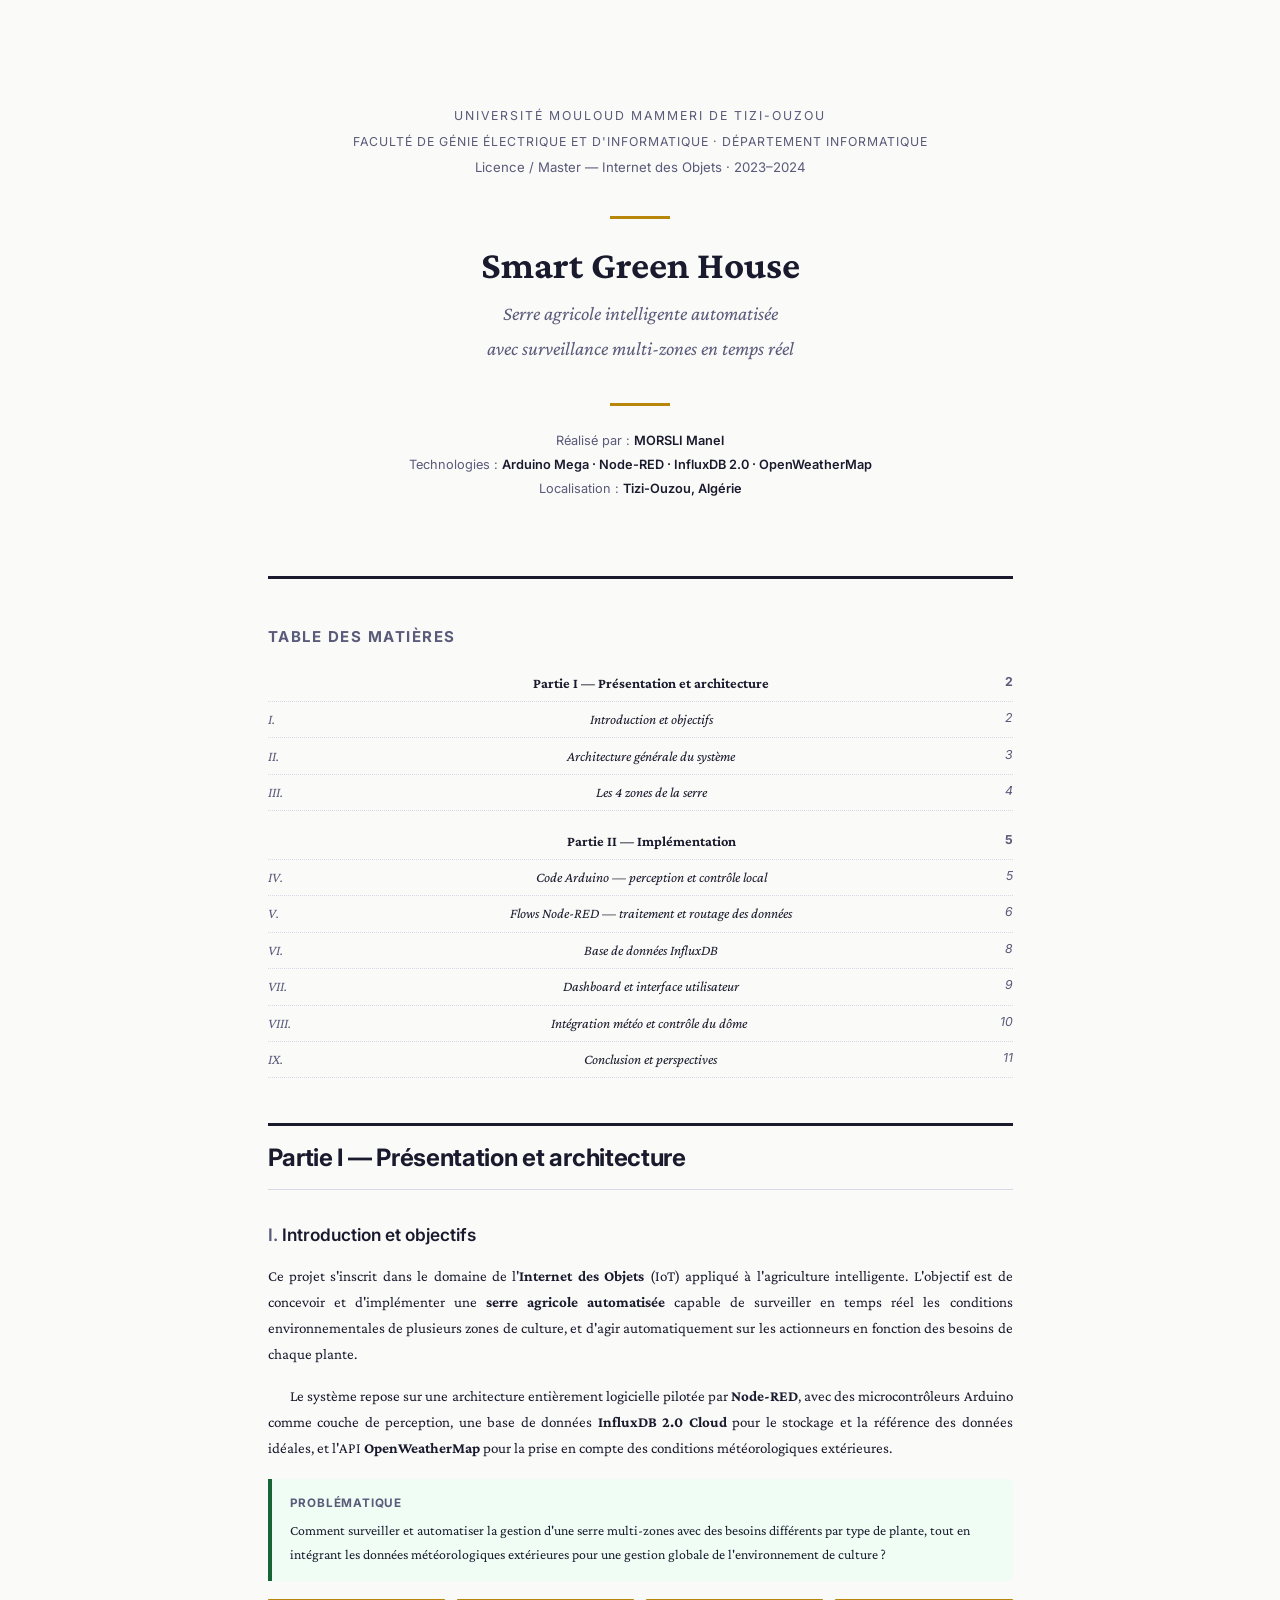
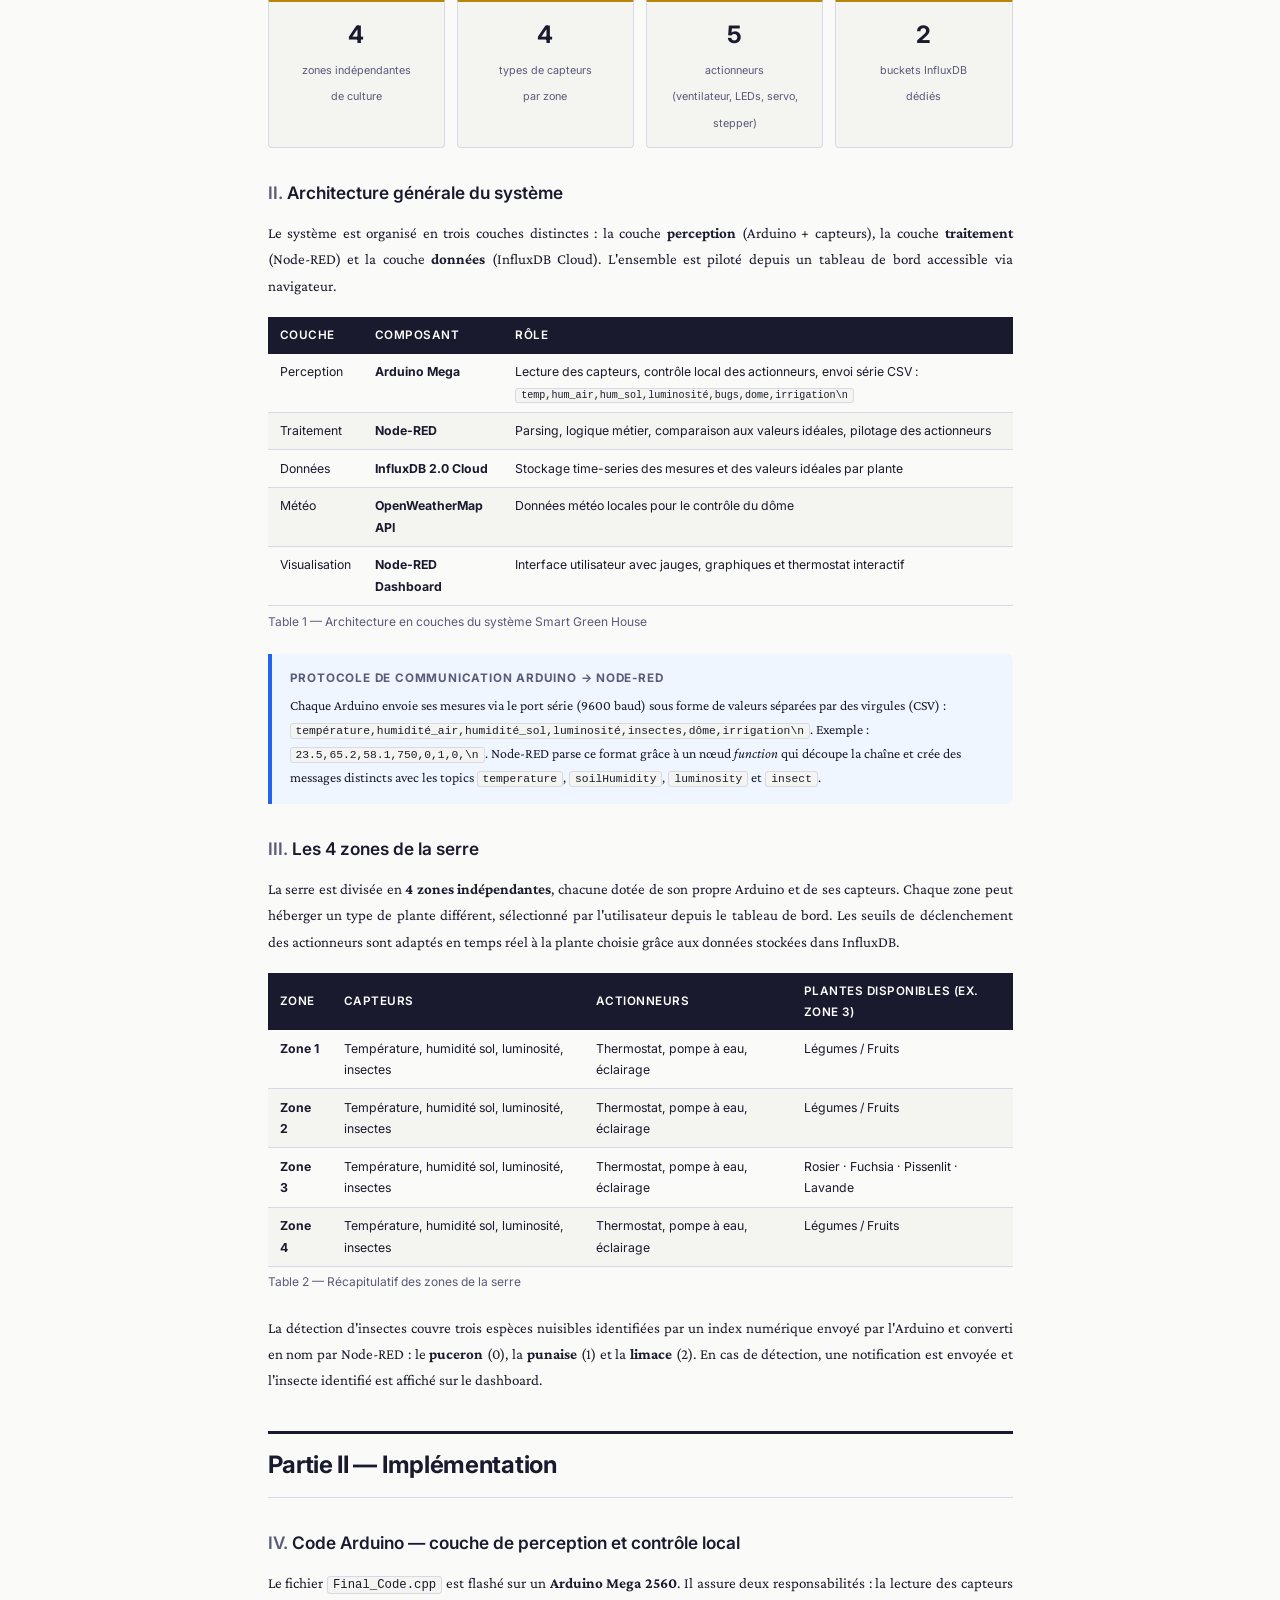
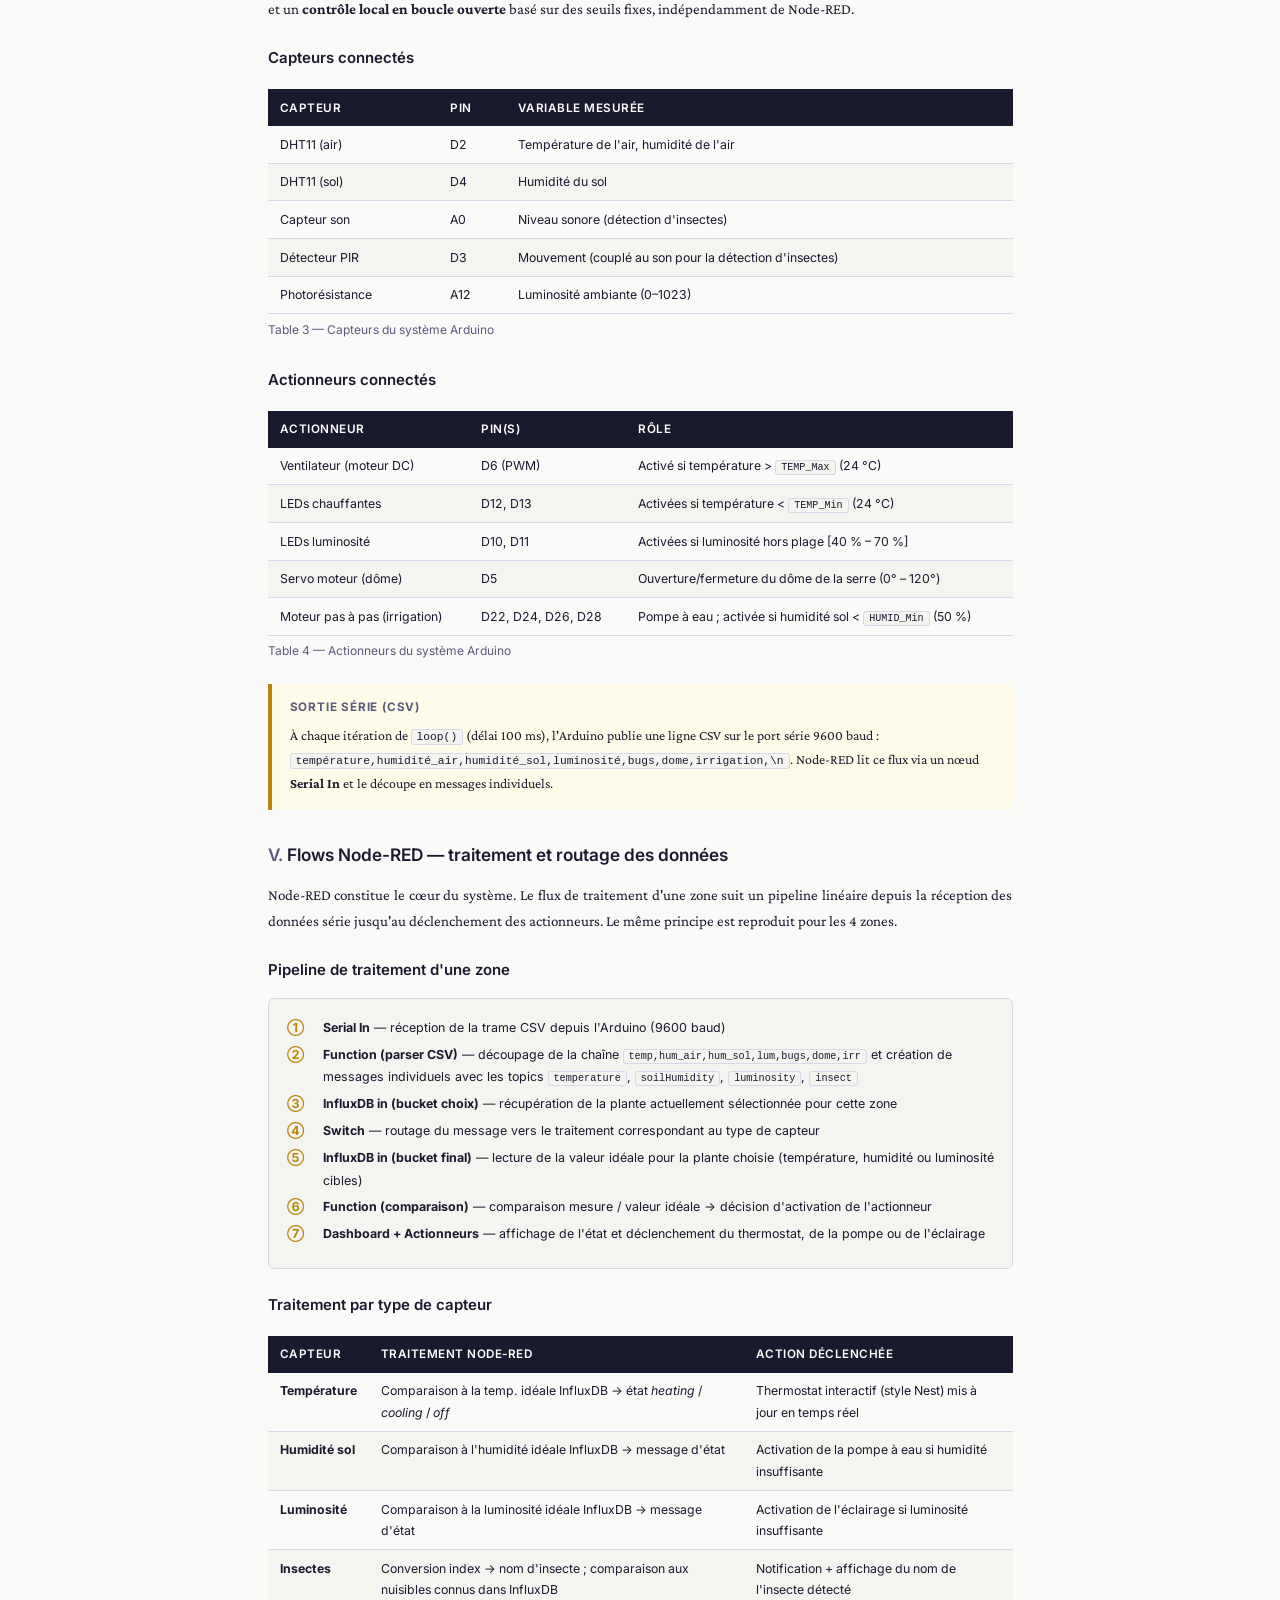
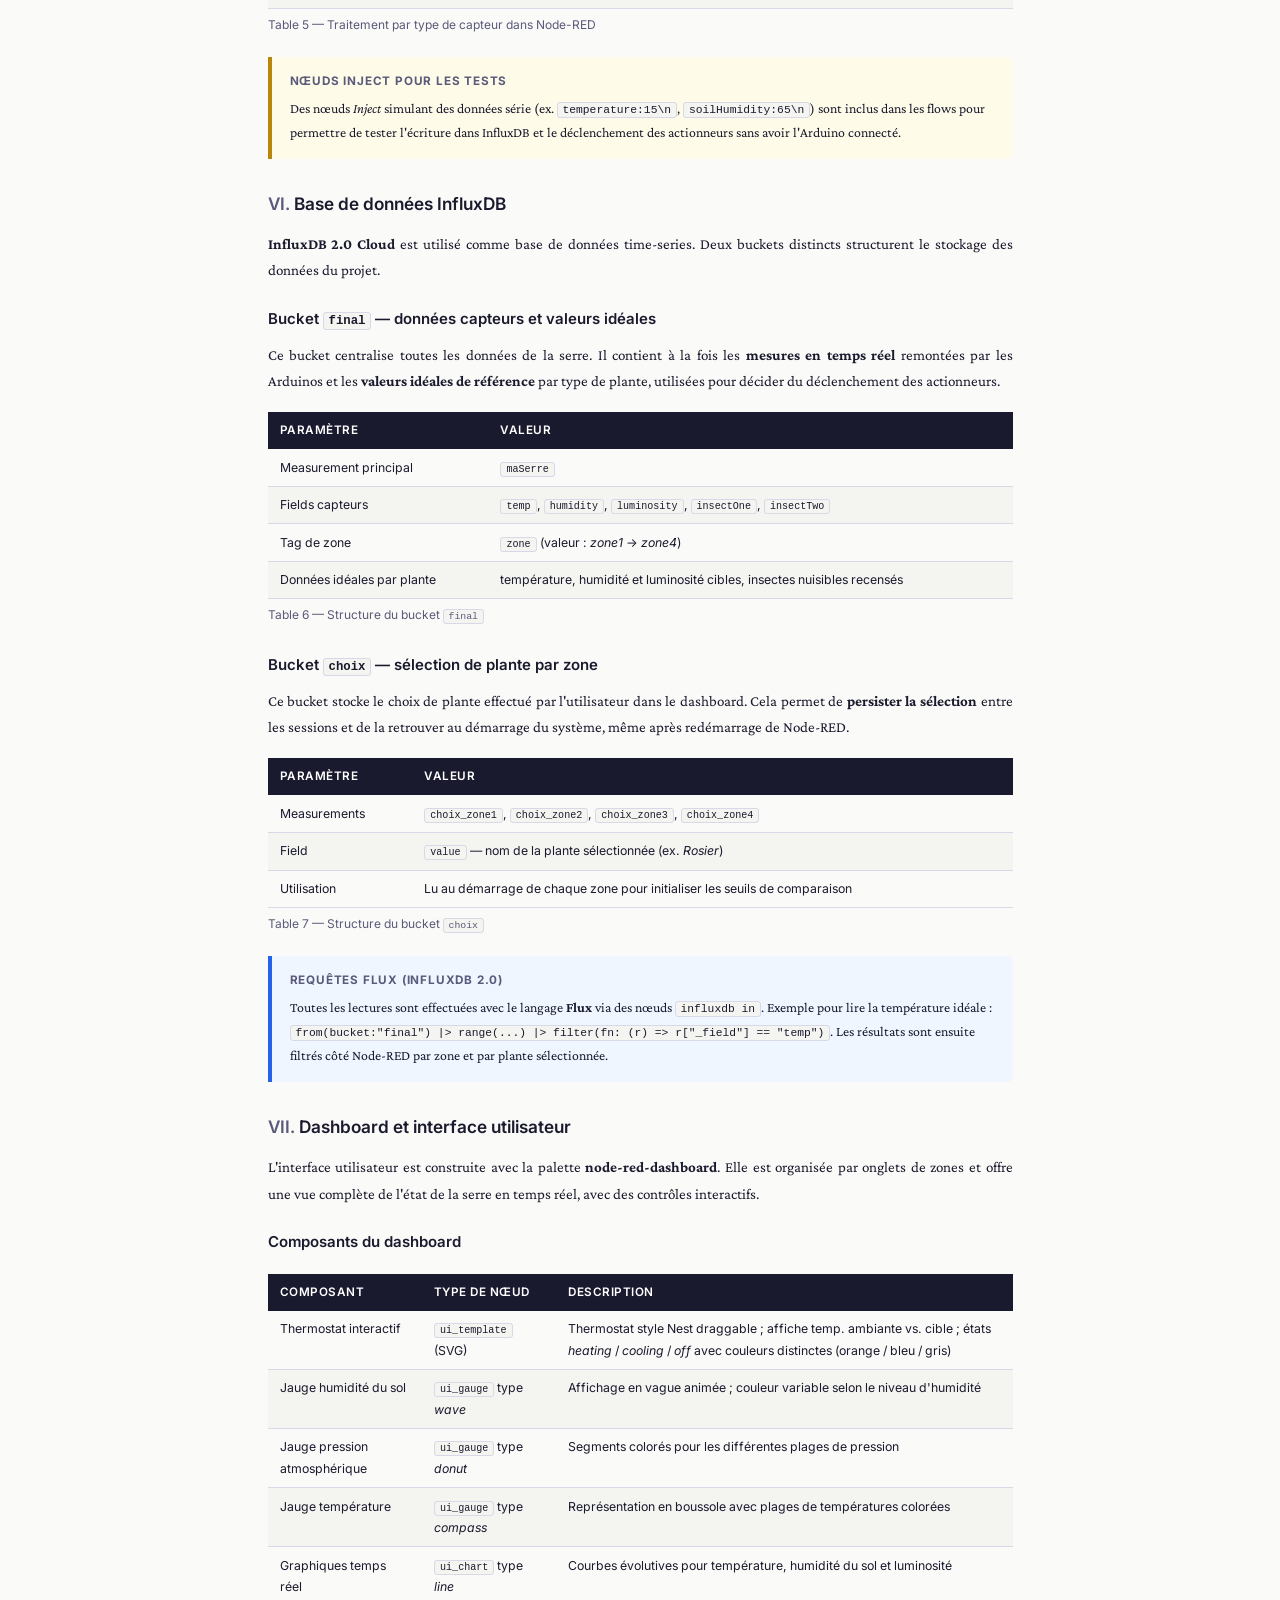
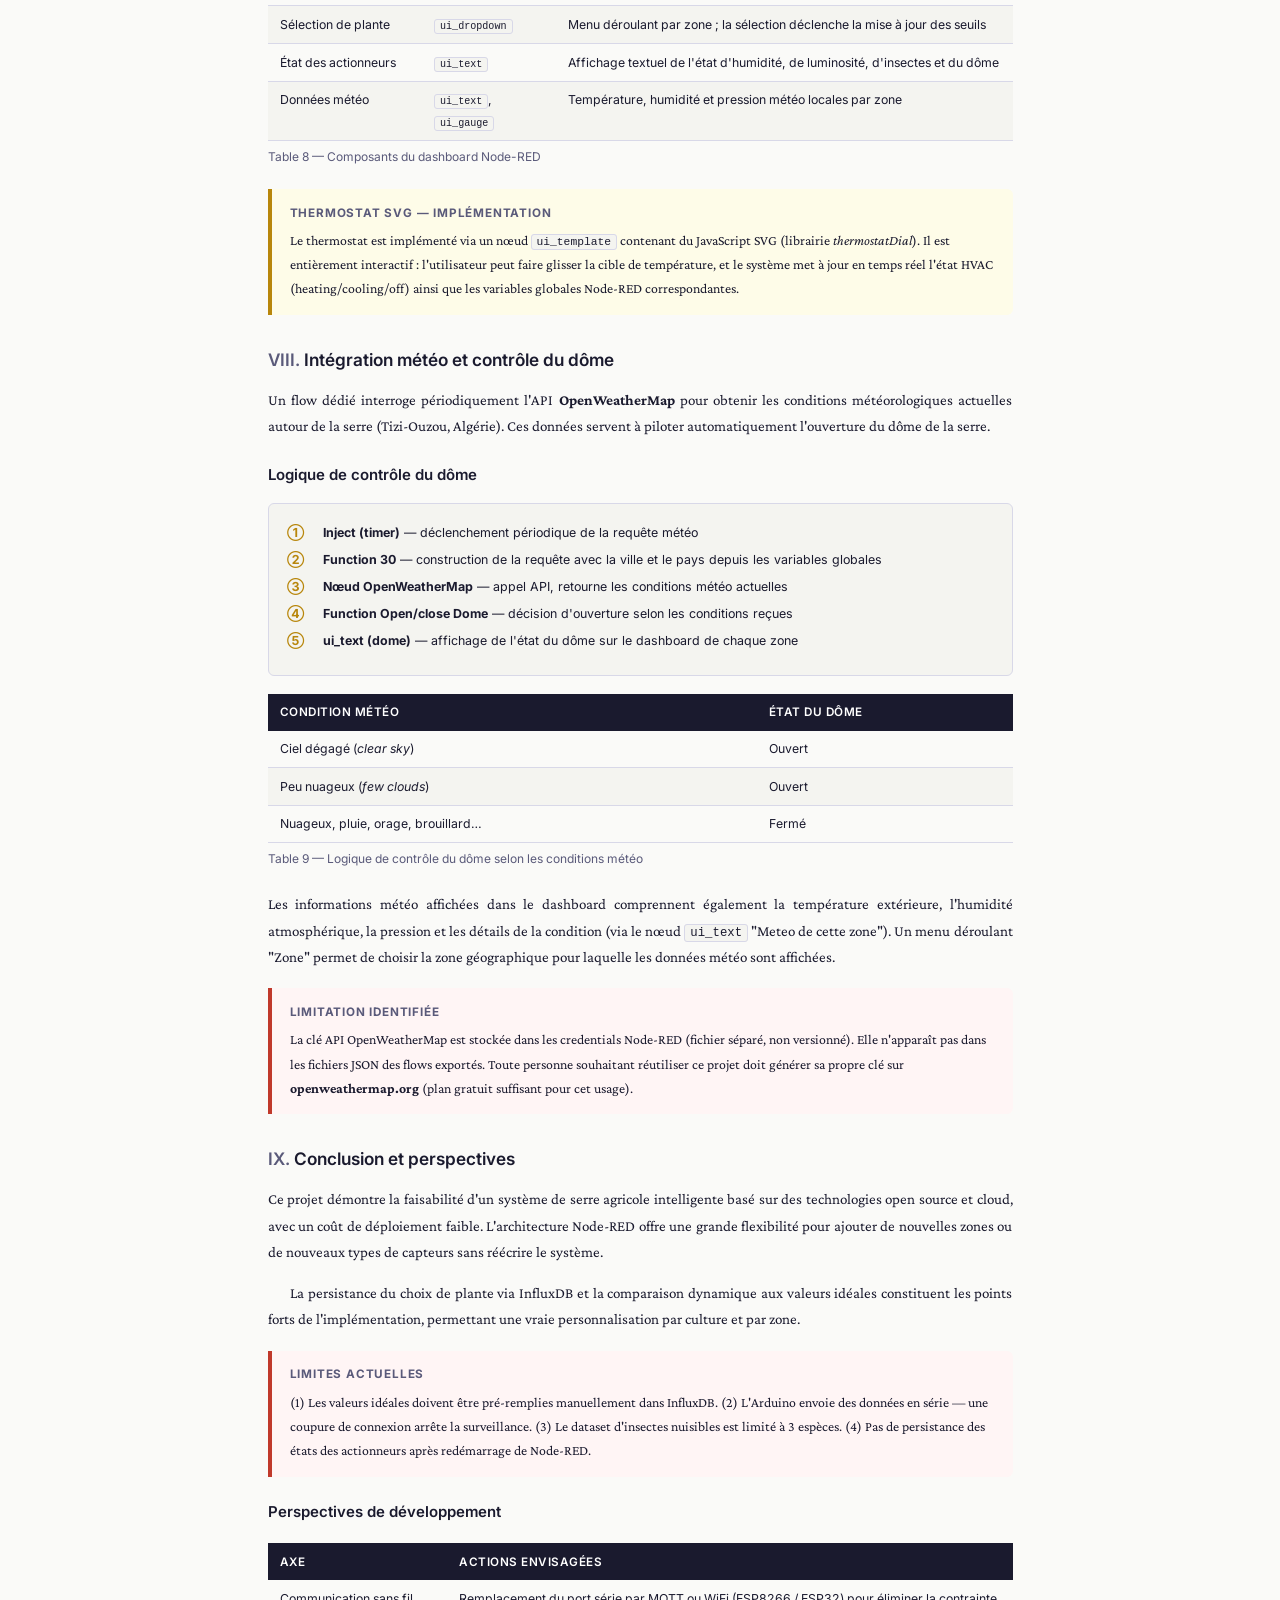
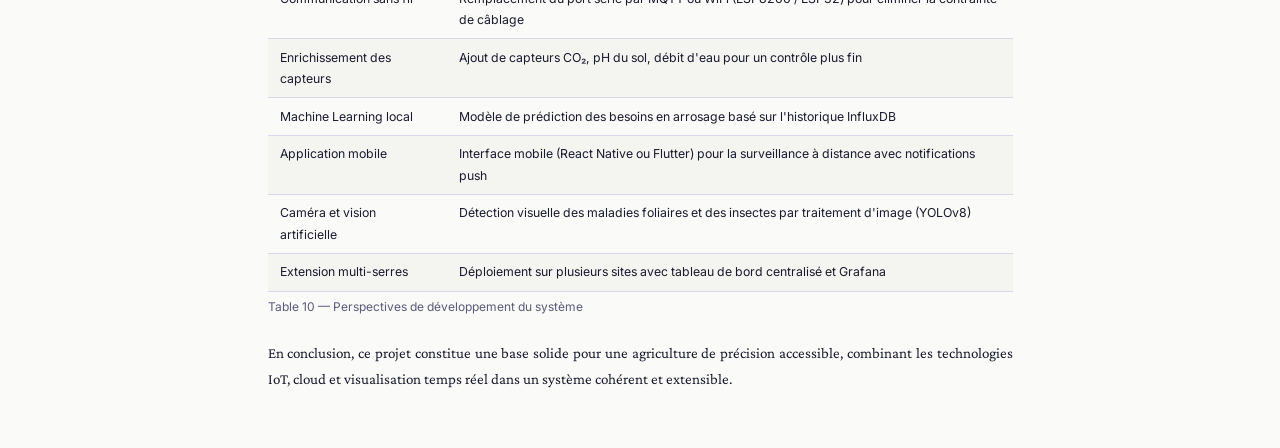
<file: public/repports/iot-project-report.html>
<!DOCTYPE html>
<html lang="fr">
<head>
<meta charset="UTF-8">
<meta name="viewport" content="width=device-width, initial-scale=1.0">
<title>Rapport — Smart Green House · Serre Intelligente IoT</title>
<style>
@import url('https://fonts.googleapis.com/css2?family=Crimson+Pro:ital,wght@0,400;0,600;0,700;1,400&family=Inter:wght@400;500;600;700&display=swap');

*, *::before, *::after { box-sizing: border-box; margin: 0; padding: 0; }

:root {
  --ink:   #1a1a2e;
  --muted: #5a5a7a;
  --line:  #d8d8e8;
  --accent:#8b5cf6;
  --gold:  #b8860b;
  --bg:    #fafaf8;
  --card:  #f4f4f0;
  --red:   #c0392b;
  --blue:  #2563eb;
  --green: #166534;
}

html { font-size: 15px; }

body {
  background: var(--bg);
  color: var(--ink);
  font-family: 'Crimson Pro', Georgia, serif;
  line-height: 1.75;
  max-width: 820px;
  margin: 0 auto;
  padding: 3rem 2.5rem;
}

@media print {
  body { padding: 0; max-width: none; }
  .no-print { display: none; }
  .page-break { break-before: page; }
  a { color: inherit; text-decoration: none; }
}

/* ── COVER ── */
.cover {
  text-align: center;
  padding: 4rem 2rem 5rem;
  border-bottom: 3px solid var(--ink);
  margin-bottom: 3rem;
}
.cover .univ {
  font-family: 'Inter', sans-serif;
  font-size: .82rem;
  text-transform: uppercase;
  letter-spacing: 2px;
  color: var(--muted);
  margin-bottom: .3rem;
}
.cover .module {
  font-family: 'Inter', sans-serif;
  font-size: .88rem;
  color: var(--muted);
  margin-bottom: 2.5rem;
}
.cover .title {
  font-size: 2.6rem;
  font-weight: 700;
  line-height: 1.2;
  margin-bottom: .6rem;
}
.cover .subtitle {
  font-size: 1.3rem;
  font-weight: 400;
  font-style: italic;
  color: var(--muted);
  margin-bottom: 2.5rem;
}
.cover .meta {
  font-family: 'Inter', sans-serif;
  font-size: .85rem;
  color: var(--muted);
  line-height: 1.9;
}
.cover .meta span { font-weight: 600; color: var(--ink); }
.cover-rule { width: 60px; height: 3px; background: var(--gold); margin: 1.5rem auto; }

/* ── TOC ── */
.toc { margin-bottom: 3rem; }
.toc h2 { font-family: 'Inter', sans-serif; font-size: 1rem; text-transform: uppercase; letter-spacing: 1.5px; color: var(--muted); margin-bottom: 1rem; }
.toc ol { list-style: none; padding: 0; }
.toc li { display: flex; justify-content: space-between; padding: .35rem 0; border-bottom: 1px dotted var(--line); font-size: .95rem; }
.toc li .num { color: var(--muted); min-width: 2rem; }
.toc li .page { color: var(--muted); font-family: 'Inter', sans-serif; font-size: .82rem; }
.toc-part { font-weight: 700; margin-top: .6rem; }
.toc-sub { padding-left: 1.5rem; font-style: italic; }

/* ── HEADINGS ── */
h1.part-title {
  font-family: 'Inter', sans-serif;
  font-size: 1.6rem;
  font-weight: 700;
  letter-spacing: -.3px;
  border-top: 3px solid var(--ink);
  border-bottom: 1px solid var(--line);
  padding: .7rem 0;
  margin: 2.5rem 0 1.5rem;
}
h2.section {
  font-family: 'Inter', sans-serif;
  font-size: 1.15rem;
  font-weight: 600;
  margin: 2rem 0 .8rem;
  color: var(--ink);
}
h2.section::before {
  content: attr(data-n) '. ';
  color: var(--muted);
}
h2.section[data-n=""]::before { content: ''; }
h3.subsection {
  font-family: 'Inter', sans-serif;
  font-size: 1rem;
  font-weight: 600;
  margin: 1.5rem 0 .6rem;
  color: var(--ink);
}

/* ── BODY TEXT ── */
p { margin-bottom: 1rem; font-size: 1rem; text-align: justify; }
p + p { text-indent: 1.5em; }
strong { font-weight: 700; }
em { font-style: italic; }
code {
  font-family: 'Consolas', monospace;
  font-size: .82em;
  background: var(--card);
  border: 1px solid var(--line);
  border-radius: 3px;
  padding: 1px 5px;
}

/* ── TABLES ── */
table {
  width: 100%;
  border-collapse: collapse;
  margin: 1.2rem 0;
  font-family: 'Inter', sans-serif;
  font-size: .82rem;
}
th {
  background: var(--ink);
  color: #fff;
  text-align: left;
  padding: .55rem .8rem;
  font-weight: 600;
  font-size: .78rem;
  text-transform: uppercase;
  letter-spacing: .5px;
}
td { padding: .5rem .8rem; border-bottom: 1px solid var(--line); vertical-align: top; }
tr:nth-child(even) td { background: var(--card); }
caption {
  font-family: 'Inter', sans-serif;
  font-size: .8rem;
  color: var(--muted);
  text-align: left;
  padding: .3rem 0;
  caption-side: bottom;
}

/* ── CALLOUTS ── */
.callout {
  border-left: 4px solid var(--gold);
  background: #fefce8;
  padding: .9rem 1.2rem;
  border-radius: 0 6px 6px 0;
  margin: 1.2rem 0;
  font-size: .92rem;
}
.callout.info   { border-color: var(--blue);  background: #eff6ff; }
.callout.def    { border-color: var(--green); background: #f0fdf4; }
.callout.result { border-color: var(--red);   background: #fff5f5; }
.callout .callout-title {
  font-family: 'Inter', sans-serif;
  font-weight: 700;
  font-size: .78rem;
  text-transform: uppercase;
  letter-spacing: .8px;
  margin-bottom: .4rem;
  color: var(--muted);
}

/* ── METRICS ROW ── */
.metrics-row {
  display: flex;
  flex-wrap: wrap;
  gap: .8rem;
  margin: 1.2rem 0;
}
.metric-box {
  flex: 1 1 130px;
  border: 1px solid var(--line);
  border-top: 3px solid var(--gold);
  background: var(--card);
  border-radius: 0 0 4px 4px;
  padding: .8rem 1rem;
  text-align: center;
}
.metric-box .val {
  font-family: 'Inter', sans-serif;
  font-size: 1.6rem;
  font-weight: 700;
  color: var(--ink);
  display: block;
}
.metric-box .lbl {
  font-family: 'Inter', sans-serif;
  font-size: .72rem;
  color: var(--muted);
  line-height: 1.4;
}

/* ── PIPELINE STEPS ── */
.pipeline {
  font-family: 'Inter', sans-serif;
  font-size: .83rem;
  line-height: 1.8;
  background: var(--card);
  padding: 1.2rem;
  border-radius: 6px;
  margin: 1rem 0;
  border: 1px solid var(--line);
}
.pipeline .step { display: flex; gap: .8rem; margin-bottom: .3rem; }
.pipeline .step .n { color: var(--gold); font-weight: 700; min-width: 1.6rem; }

/* ── BIBLIO ── */
.biblio { margin-left: 1.5rem; }
.biblio li { margin-bottom: .6rem; font-size: .92rem; }

.page-num { font-family: 'Inter', sans-serif; font-size: .75rem; color: var(--muted); }
</style>
</head>
<body>

<!-- ══════════════════════════════════════════════════════
     COVER
══════════════════════════════════════════════════════ -->
<div class="cover">
  <div class="univ">Université Mouloud Mammeri de Tizi-Ouzou</div>
  <div class="univ" style="letter-spacing:1px;margin-bottom:.2rem">Faculté de Génie Électrique et d'Informatique · Département Informatique</div>
  <div class="module">Licence / Master — Internet des Objets · 2023–2024</div>
  <div class="cover-rule"></div>
  <div class="title">Smart Green House</div>
  <div class="subtitle">Serre agricole intelligente automatisée<br>avec surveillance multi-zones en temps réel</div>
  <div class="cover-rule"></div>
  <div class="meta">
    Réalisé par : <span>MORSLI Manel</span><br>
    Technologies : <span>Arduino Mega · Node-RED · InfluxDB 2.0 · OpenWeatherMap</span><br>
    Localisation : <span>Tizi-Ouzou, Algérie</span>
  </div>
</div>


<!-- ══════════════════════════════════════════════════════
     TABLE DES MATIÈRES
══════════════════════════════════════════════════════ -->
<div class="toc">
  <h2>Table des matières</h2>
  <ol>
    <li class="toc-part"><span class="num"></span><span>Partie I — Présentation et architecture</span><span class="page">2</span></li>
    <li class="toc-sub"><span class="num">I.</span><span>Introduction et objectifs</span><span class="page">2</span></li>
    <li class="toc-sub"><span class="num">II.</span><span>Architecture générale du système</span><span class="page">3</span></li>
    <li class="toc-sub"><span class="num">III.</span><span>Les 4 zones de la serre</span><span class="page">4</span></li>
    <li class="toc-part" style="margin-top:.8rem"><span class="num"></span><span>Partie II — Implémentation</span><span class="page">5</span></li>
    <li class="toc-sub"><span class="num">IV.</span><span>Code Arduino — perception et contrôle local</span><span class="page">5</span></li>
    <li class="toc-sub"><span class="num">V.</span><span>Flows Node-RED — traitement et routage des données</span><span class="page">6</span></li>
    <li class="toc-sub"><span class="num">VI.</span><span>Base de données InfluxDB</span><span class="page">8</span></li>
    <li class="toc-sub"><span class="num">VII.</span><span>Dashboard et interface utilisateur</span><span class="page">9</span></li>
    <li class="toc-sub"><span class="num">VIII.</span><span>Intégration météo et contrôle du dôme</span><span class="page">10</span></li>
    <li class="toc-sub"><span class="num">IX.</span><span>Conclusion et perspectives</span><span class="page">11</span></li>
  </ol>
</div>


<!-- ══════════════════════════════════════════════════════
     PARTIE I
══════════════════════════════════════════════════════ -->
<h1 class="part-title page-break">Partie I — Présentation et architecture</h1>

<h2 class="section" data-n="I">Introduction et objectifs</h2>

<p>
  Ce projet s'inscrit dans le domaine de l'<strong>Internet des Objets</strong> (IoT) appliqué à l'agriculture intelligente.
  L'objectif est de concevoir et d'implémenter une <strong>serre agricole automatisée</strong> capable de surveiller
  en temps réel les conditions environnementales de plusieurs zones de culture, et d'agir automatiquement
  sur les actionneurs en fonction des besoins de chaque plante.
</p>

<p>
  Le système repose sur une architecture entièrement logicielle pilotée par <strong>Node-RED</strong>,
  avec des microcontrôleurs Arduino comme couche de perception, une base de données
  <strong>InfluxDB 2.0 Cloud</strong> pour le stockage et la référence des données idéales,
  et l'API <strong>OpenWeatherMap</strong> pour la prise en compte des conditions météorologiques extérieures.
</p>

<div class="callout def">
  <div class="callout-title">Problématique</div>
  Comment surveiller et automatiser la gestion d'une serre multi-zones avec des besoins différents
  par type de plante, tout en intégrant les données météorologiques extérieures pour une gestion
  globale de l'environnement de culture ?
</div>

<div class="metrics-row">
  <div class="metric-box"><span class="val">4</span><span class="lbl">zones indépendantes<br>de culture</span></div>
  <div class="metric-box"><span class="val">4</span><span class="lbl">types de capteurs<br>par zone</span></div>
  <div class="metric-box"><span class="val">5</span><span class="lbl">actionneurs<br>(ventilateur, LEDs, servo, stepper)</span></div>
  <div class="metric-box"><span class="val">2</span><span class="lbl">buckets InfluxDB<br>dédiés</span></div>
</div>


<h2 class="section" data-n="II">Architecture générale du système</h2>

<p>
  Le système est organisé en trois couches distinctes : la couche <strong>perception</strong> (Arduino + capteurs),
  la couche <strong>traitement</strong> (Node-RED) et la couche <strong>données</strong> (InfluxDB Cloud).
  L'ensemble est piloté depuis un tableau de bord accessible via navigateur.
</p>

<table>
  <thead><tr><th>Couche</th><th>Composant</th><th>Rôle</th></tr></thead>
  <tbody>
    <tr><td>Perception</td><td><strong>Arduino Mega</strong></td><td>Lecture des capteurs, contrôle local des actionneurs, envoi série CSV : <code>temp,hum_air,hum_sol,luminosité,bugs,dome,irrigation\n</code></td></tr>
    <tr><td>Traitement</td><td><strong>Node-RED</strong></td><td>Parsing, logique métier, comparaison aux valeurs idéales, pilotage des actionneurs</td></tr>
    <tr><td>Données</td><td><strong>InfluxDB 2.0 Cloud</strong></td><td>Stockage time-series des mesures et des valeurs idéales par plante</td></tr>
    <tr><td>Météo</td><td><strong>OpenWeatherMap API</strong></td><td>Données météo locales pour le contrôle du dôme</td></tr>
    <tr><td>Visualisation</td><td><strong>Node-RED Dashboard</strong></td><td>Interface utilisateur avec jauges, graphiques et thermostat interactif</td></tr>
  </tbody>
  <caption>Table 1 — Architecture en couches du système Smart Green House</caption>
</table>

<div class="callout info">
  <div class="callout-title">Protocole de communication Arduino → Node-RED</div>
  Chaque Arduino envoie ses mesures via le port série (9600 baud) sous forme de valeurs séparées par des virgules (CSV) :
  <code>température,humidité_air,humidité_sol,luminosité,insectes,dôme,irrigation\n</code>.
  Exemple : <code>23.5,65.2,58.1,750,0,1,0,\n</code>.
  Node-RED parse ce format grâce à un nœud <em>function</em> qui découpe la chaîne et crée des messages distincts
  avec les topics <code>temperature</code>, <code>soilHumidity</code>, <code>luminosity</code> et <code>insect</code>.
</div>


<h2 class="section" data-n="III">Les 4 zones de la serre</h2>

<p>
  La serre est divisée en <strong>4 zones indépendantes</strong>, chacune dotée de son propre Arduino
  et de ses capteurs. Chaque zone peut héberger un type de plante différent, sélectionné par
  l'utilisateur depuis le tableau de bord. Les seuils de déclenchement des actionneurs sont
  adaptés en temps réel à la plante choisie grâce aux données stockées dans InfluxDB.
</p>

<table>
  <thead><tr><th>Zone</th><th>Capteurs</th><th>Actionneurs</th><th>Plantes disponibles (ex. Zone 3)</th></tr></thead>
  <tbody>
    <tr><td><strong>Zone 1</strong></td><td>Température, humidité sol, luminosité, insectes</td><td>Thermostat, pompe à eau, éclairage</td><td>Légumes / Fruits</td></tr>
    <tr><td><strong>Zone 2</strong></td><td>Température, humidité sol, luminosité, insectes</td><td>Thermostat, pompe à eau, éclairage</td><td>Légumes / Fruits</td></tr>
    <tr><td><strong>Zone 3</strong></td><td>Température, humidité sol, luminosité, insectes</td><td>Thermostat, pompe à eau, éclairage</td><td>Rosier · Fuchsia · Pissenlit · Lavande</td></tr>
    <tr><td><strong>Zone 4</strong></td><td>Température, humidité sol, luminosité, insectes</td><td>Thermostat, pompe à eau, éclairage</td><td>Légumes / Fruits</td></tr>
  </tbody>
  <caption>Table 2 — Récapitulatif des zones de la serre</caption>
</table>

<p>
  La détection d'insectes couvre trois espèces nuisibles identifiées par un index numérique
  envoyé par l'Arduino et converti en nom par Node-RED :
  le <strong>puceron</strong> (0), la <strong>punaise</strong> (1) et la <strong>limace</strong> (2).
  En cas de détection, une notification est envoyée et l'insecte identifié est affiché sur le dashboard.
</p>


<!-- ══════════════════════════════════════════════════════
     PARTIE II
══════════════════════════════════════════════════════ -->
<h1 class="part-title page-break">Partie II — Implémentation</h1>

<h2 class="section" data-n="IV">Code Arduino — couche de perception et contrôle local</h2>

<p>
  Le fichier <code>Final_Code.cpp</code> est flashé sur un <strong>Arduino Mega 2560</strong>.
  Il assure deux responsabilités : la lecture des capteurs et un <strong>contrôle local en boucle ouverte</strong>
  basé sur des seuils fixes, indépendamment de Node-RED.
</p>

<h3 class="subsection">Capteurs connectés</h3>

<table>
  <thead><tr><th>Capteur</th><th>Pin</th><th>Variable mesurée</th></tr></thead>
  <tbody>
    <tr><td>DHT11 (air)</td><td>D2</td><td>Température de l'air, humidité de l'air</td></tr>
    <tr><td>DHT11 (sol)</td><td>D4</td><td>Humidité du sol</td></tr>
    <tr><td>Capteur son</td><td>A0</td><td>Niveau sonore (détection d'insectes)</td></tr>
    <tr><td>Détecteur PIR</td><td>D3</td><td>Mouvement (couplé au son pour la détection d'insectes)</td></tr>
    <tr><td>Photorésistance</td><td>A12</td><td>Luminosité ambiante (0–1023)</td></tr>
  </tbody>
  <caption>Table 3 — Capteurs du système Arduino</caption>
</table>

<h3 class="subsection">Actionneurs connectés</h3>

<table>
  <thead><tr><th>Actionneur</th><th>Pin(s)</th><th>Rôle</th></tr></thead>
  <tbody>
    <tr><td>Ventilateur (moteur DC)</td><td>D6 (PWM)</td><td>Activé si température &gt; <code>TEMP_Max</code> (24 °C)</td></tr>
    <tr><td>LEDs chauffantes</td><td>D12, D13</td><td>Activées si température &lt; <code>TEMP_Min</code> (24 °C)</td></tr>
    <tr><td>LEDs luminosité</td><td>D10, D11</td><td>Activées si luminosité hors plage [40 % – 70 %]</td></tr>
    <tr><td>Servo moteur (dôme)</td><td>D5</td><td>Ouverture/fermeture du dôme de la serre (0° – 120°)</td></tr>
    <tr><td>Moteur pas à pas (irrigation)</td><td>D22, D24, D26, D28</td><td>Pompe à eau ; activée si humidité sol &lt; <code>HUMID_Min</code> (50 %)</td></tr>
  </tbody>
  <caption>Table 4 — Actionneurs du système Arduino</caption>
</table>

<div class="callout">
  <div class="callout-title">Sortie série (CSV)</div>
  À chaque itération de <code>loop()</code> (délai 100 ms), l'Arduino publie une ligne CSV sur le port série 9600 baud :
  <code>température,humidité_air,humidité_sol,luminosité,bugs,dome,irrigation,\n</code>.
  Node-RED lit ce flux via un nœud <strong>Serial In</strong> et le découpe en messages individuels.
</div>


<h2 class="section" data-n="V">Flows Node-RED — traitement et routage des données</h2>

<p>
  Node-RED constitue le cœur du système. Le flux de traitement d'une zone suit un pipeline
  linéaire depuis la réception des données série jusqu'au déclenchement des actionneurs.
  Le même principe est reproduit pour les 4 zones.
</p>

<h3 class="subsection">Pipeline de traitement d'une zone</h3>

<div class="pipeline">
  <div class="step"><span class="n">①</span><span><strong>Serial In</strong> — réception de la trame CSV depuis l'Arduino (9600 baud)</span></div>
  <div class="step"><span class="n">②</span><span><strong>Function (parser CSV)</strong> — découpage de la chaîne <code>temp,hum_air,hum_sol,lum,bugs,dome,irr</code> et création de messages individuels avec les topics <code>temperature</code>, <code>soilHumidity</code>, <code>luminosity</code>, <code>insect</code></span></div>
  <div class="step"><span class="n">③</span><span><strong>InfluxDB in (bucket choix)</strong> — récupération de la plante actuellement sélectionnée pour cette zone</span></div>
  <div class="step"><span class="n">④</span><span><strong>Switch</strong> — routage du message vers le traitement correspondant au type de capteur</span></div>
  <div class="step"><span class="n">⑤</span><span><strong>InfluxDB in (bucket final)</strong> — lecture de la valeur idéale pour la plante choisie (température, humidité ou luminosité cibles)</span></div>
  <div class="step"><span class="n">⑥</span><span><strong>Function (comparaison)</strong> — comparaison mesure / valeur idéale → décision d'activation de l'actionneur</span></div>
  <div class="step"><span class="n">⑦</span><span><strong>Dashboard + Actionneurs</strong> — affichage de l'état et déclenchement du thermostat, de la pompe ou de l'éclairage</span></div>
</div>

<h3 class="subsection">Traitement par type de capteur</h3>

<table>
  <thead><tr><th>Capteur</th><th>Traitement Node-RED</th><th>Action déclenchée</th></tr></thead>
  <tbody>
    <tr>
      <td><strong>Température</strong></td>
      <td>Comparaison à la temp. idéale InfluxDB → état <em>heating</em> / <em>cooling</em> / <em>off</em></td>
      <td>Thermostat interactif (style Nest) mis à jour en temps réel</td>
    </tr>
    <tr>
      <td><strong>Humidité sol</strong></td>
      <td>Comparaison à l'humidité idéale InfluxDB → message d'état</td>
      <td>Activation de la pompe à eau si humidité insuffisante</td>
    </tr>
    <tr>
      <td><strong>Luminosité</strong></td>
      <td>Comparaison à la luminosité idéale InfluxDB → message d'état</td>
      <td>Activation de l'éclairage si luminosité insuffisante</td>
    </tr>
    <tr>
      <td><strong>Insectes</strong></td>
      <td>Conversion index → nom d'insecte ; comparaison aux nuisibles connus dans InfluxDB</td>
      <td>Notification + affichage du nom de l'insecte détecté</td>
    </tr>
  </tbody>
  <caption>Table 5 — Traitement par type de capteur dans Node-RED</caption>
</table>

<div class="callout">
  <div class="callout-title">Nœuds Inject pour les tests</div>
  Des nœuds <em>Inject</em> simulant des données série (ex. <code>temperature:15\n</code>,
  <code>soilHumidity:65\n</code>) sont inclus dans les flows pour permettre de tester
  l'écriture dans InfluxDB et le déclenchement des actionneurs sans avoir l'Arduino connecté.
</div>


<h2 class="section" data-n="VI">Base de données InfluxDB</h2>

<p>
  <strong>InfluxDB 2.0 Cloud</strong> est utilisé comme base de données time-series.
  Deux buckets distincts structurent le stockage des données du projet.
</p>

<h3 class="subsection">Bucket <code>final</code> — données capteurs et valeurs idéales</h3>
<p>
  Ce bucket centralise toutes les données de la serre. Il contient à la fois les
  <strong>mesures en temps réel</strong> remontées par les Arduinos et les
  <strong>valeurs idéales de référence</strong> par type de plante, utilisées
  pour décider du déclenchement des actionneurs.
</p>

<table>
  <thead><tr><th>Paramètre</th><th>Valeur</th></tr></thead>
  <tbody>
    <tr><td>Measurement principal</td><td><code>maSerre</code></td></tr>
    <tr><td>Fields capteurs</td><td><code>temp</code>, <code>humidity</code>, <code>luminosity</code>, <code>insectOne</code>, <code>insectTwo</code></td></tr>
    <tr><td>Tag de zone</td><td><code>zone</code> (valeur : <em>zone1</em> → <em>zone4</em>)</td></tr>
    <tr><td>Données idéales par plante</td><td>température, humidité et luminosité cibles, insectes nuisibles recensés</td></tr>
  </tbody>
  <caption>Table 6 — Structure du bucket <code>final</code></caption>
</table>

<h3 class="subsection">Bucket <code>choix</code> — sélection de plante par zone</h3>
<p>
  Ce bucket stocke le choix de plante effectué par l'utilisateur dans le dashboard.
  Cela permet de <strong>persister la sélection</strong> entre les sessions et de la
  retrouver au démarrage du système, même après redémarrage de Node-RED.
</p>

<table>
  <thead><tr><th>Paramètre</th><th>Valeur</th></tr></thead>
  <tbody>
    <tr><td>Measurements</td><td><code>choix_zone1</code>, <code>choix_zone2</code>, <code>choix_zone3</code>, <code>choix_zone4</code></td></tr>
    <tr><td>Field</td><td><code>value</code> — nom de la plante sélectionnée (ex. <em>Rosier</em>)</td></tr>
    <tr><td>Utilisation</td><td>Lu au démarrage de chaque zone pour initialiser les seuils de comparaison</td></tr>
  </tbody>
  <caption>Table 7 — Structure du bucket <code>choix</code></caption>
</table>

<div class="callout info">
  <div class="callout-title">Requêtes Flux (InfluxDB 2.0)</div>
  Toutes les lectures sont effectuées avec le langage <strong>Flux</strong> via des nœuds
  <code>influxdb in</code>. Exemple pour lire la température idéale :
  <code>from(bucket:"final") |&gt; range(...) |&gt; filter(fn: (r) =&gt; r["_field"] == "temp")</code>.
  Les résultats sont ensuite filtrés côté Node-RED par zone et par plante sélectionnée.
</div>


<h2 class="section" data-n="VII">Dashboard et interface utilisateur</h2>

<p>
  L'interface utilisateur est construite avec la palette <strong>node-red-dashboard</strong>.
  Elle est organisée par onglets de zones et offre une vue complète de l'état de la serre
  en temps réel, avec des contrôles interactifs.
</p>

<h3 class="subsection">Composants du dashboard</h3>

<table>
  <thead><tr><th>Composant</th><th>Type de nœud</th><th>Description</th></tr></thead>
  <tbody>
    <tr><td>Thermostat interactif</td><td><code>ui_template</code> (SVG)</td><td>Thermostat style Nest draggable ; affiche temp. ambiante vs. cible ; états <em>heating</em> / <em>cooling</em> / <em>off</em> avec couleurs distinctes (orange / bleu / gris)</td></tr>
    <tr><td>Jauge humidité du sol</td><td><code>ui_gauge</code> type <em>wave</em></td><td>Affichage en vague animée ; couleur variable selon le niveau d'humidité</td></tr>
    <tr><td>Jauge pression atmosphérique</td><td><code>ui_gauge</code> type <em>donut</em></td><td>Segments colorés pour les différentes plages de pression</td></tr>
    <tr><td>Jauge température</td><td><code>ui_gauge</code> type <em>compass</em></td><td>Représentation en boussole avec plages de températures colorées</td></tr>
    <tr><td>Graphiques temps réel</td><td><code>ui_chart</code> type <em>line</em></td><td>Courbes évolutives pour température, humidité du sol et luminosité</td></tr>
    <tr><td>Sélection de plante</td><td><code>ui_dropdown</code></td><td>Menu déroulant par zone ; la sélection déclenche la mise à jour des seuils</td></tr>
    <tr><td>État des actionneurs</td><td><code>ui_text</code></td><td>Affichage textuel de l'état d'humidité, de luminosité, d'insectes et du dôme</td></tr>
    <tr><td>Données météo</td><td><code>ui_text</code>, <code>ui_gauge</code></td><td>Température, humidité et pression météo locales par zone</td></tr>
  </tbody>
  <caption>Table 8 — Composants du dashboard Node-RED</caption>
</table>

<div class="callout">
  <div class="callout-title">Thermostat SVG — implémentation</div>
  Le thermostat est implémenté via un nœud <code>ui_template</code> contenant du JavaScript SVG
  (librairie <em>thermostatDial</em>). Il est entièrement interactif : l'utilisateur peut
  faire glisser la cible de température, et le système met à jour en temps réel l'état
  HVAC (heating/cooling/off) ainsi que les variables globales Node-RED correspondantes.
</div>


<h2 class="section" data-n="VIII">Intégration météo et contrôle du dôme</h2>

<p>
  Un flow dédié interroge périodiquement l'API <strong>OpenWeatherMap</strong> pour obtenir
  les conditions météorologiques actuelles autour de la serre (Tizi-Ouzou, Algérie).
  Ces données servent à piloter automatiquement l'ouverture du dôme de la serre.
</p>

<h3 class="subsection">Logique de contrôle du dôme</h3>

<div class="pipeline">
  <div class="step"><span class="n">①</span><span><strong>Inject (timer)</strong> — déclenchement périodique de la requête météo</span></div>
  <div class="step"><span class="n">②</span><span><strong>Function 30</strong> — construction de la requête avec la ville et le pays depuis les variables globales</span></div>
  <div class="step"><span class="n">③</span><span><strong>Nœud OpenWeatherMap</strong> — appel API, retourne les conditions météo actuelles</span></div>
  <div class="step"><span class="n">④</span><span><strong>Function Open/close Dome</strong> — décision d'ouverture selon les conditions reçues</span></div>
  <div class="step"><span class="n">⑤</span><span><strong>ui_text (dome)</strong> — affichage de l'état du dôme sur le dashboard de chaque zone</span></div>
</div>

<table>
  <thead><tr><th>Condition météo</th><th>État du dôme</th></tr></thead>
  <tbody>
    <tr><td>Ciel dégagé (<em>clear sky</em>)</td><td>Ouvert</td></tr>
    <tr><td>Peu nuageux (<em>few clouds</em>)</td><td>Ouvert</td></tr>
    <tr><td>Nuageux, pluie, orage, brouillard…</td><td>Fermé</td></tr>
  </tbody>
  <caption>Table 9 — Logique de contrôle du dôme selon les conditions météo</caption>
</table>

<p>
  Les informations météo affichées dans le dashboard comprennent également la température extérieure,
  l'humidité atmosphérique, la pression et les détails de la condition (via le nœud <code>ui_text</code>
  "Meteo de cette zone"). Un menu déroulant "Zone" permet de choisir la zone géographique
  pour laquelle les données météo sont affichées.
</p>

<div class="callout result">
  <div class="callout-title">Limitation identifiée</div>
  La clé API OpenWeatherMap est stockée dans les credentials Node-RED (fichier séparé, non versionné).
  Elle n'apparaît pas dans les fichiers JSON des flows exportés.
  Toute personne souhaitant réutiliser ce projet doit générer sa propre clé sur
  <strong>openweathermap.org</strong> (plan gratuit suffisant pour cet usage).
</div>


<h2 class="section" data-n="IX">Conclusion et perspectives</h2>

<p>
  Ce projet démontre la faisabilité d'un système de serre agricole intelligente basé
  sur des technologies open source et cloud, avec un coût de déploiement faible.
  L'architecture Node-RED offre une grande flexibilité pour ajouter de nouvelles zones
  ou de nouveaux types de capteurs sans réécrire le système.
</p>

<p>
  La persistance du choix de plante via InfluxDB et la comparaison dynamique aux valeurs
  idéales constituent les points forts de l'implémentation, permettant une vraie
  personnalisation par culture et par zone.
</p>

<div class="callout result">
  <div class="callout-title">Limites actuelles</div>
  (1) Les valeurs idéales doivent être pré-remplies manuellement dans InfluxDB.
  (2) L'Arduino envoie des données en série — une coupure de connexion arrête la surveillance.
  (3) Le dataset d'insectes nuisibles est limité à 3 espèces.
  (4) Pas de persistance des états des actionneurs après redémarrage de Node-RED.
</div>

<h3 class="subsection">Perspectives de développement</h3>

<table>
  <thead><tr><th>Axe</th><th>Actions envisagées</th></tr></thead>
  <tbody>
    <tr><td>Communication sans fil</td><td>Remplacement du port série par MQTT ou WiFi (ESP8266 / ESP32) pour éliminer la contrainte de câblage</td></tr>
    <tr><td>Enrichissement des capteurs</td><td>Ajout de capteurs CO₂, pH du sol, débit d'eau pour un contrôle plus fin</td></tr>
    <tr><td>Machine Learning local</td><td>Modèle de prédiction des besoins en arrosage basé sur l'historique InfluxDB</td></tr>
    <tr><td>Application mobile</td><td>Interface mobile (React Native ou Flutter) pour la surveillance à distance avec notifications push</td></tr>
    <tr><td>Caméra et vision artificielle</td><td>Détection visuelle des maladies foliaires et des insectes par traitement d'image (YOLOv8)</td></tr>
    <tr><td>Extension multi-serres</td><td>Déploiement sur plusieurs sites avec tableau de bord centralisé et Grafana</td></tr>
  </tbody>
  <caption>Table 10 — Perspectives de développement du système</caption>
</table>

<p>
  En conclusion, ce projet constitue une base solide pour une agriculture de précision
  accessible, combinant les technologies IoT, cloud et visualisation temps réel dans
  un système cohérent et extensible.
</p>

</body>
</html>
</file>
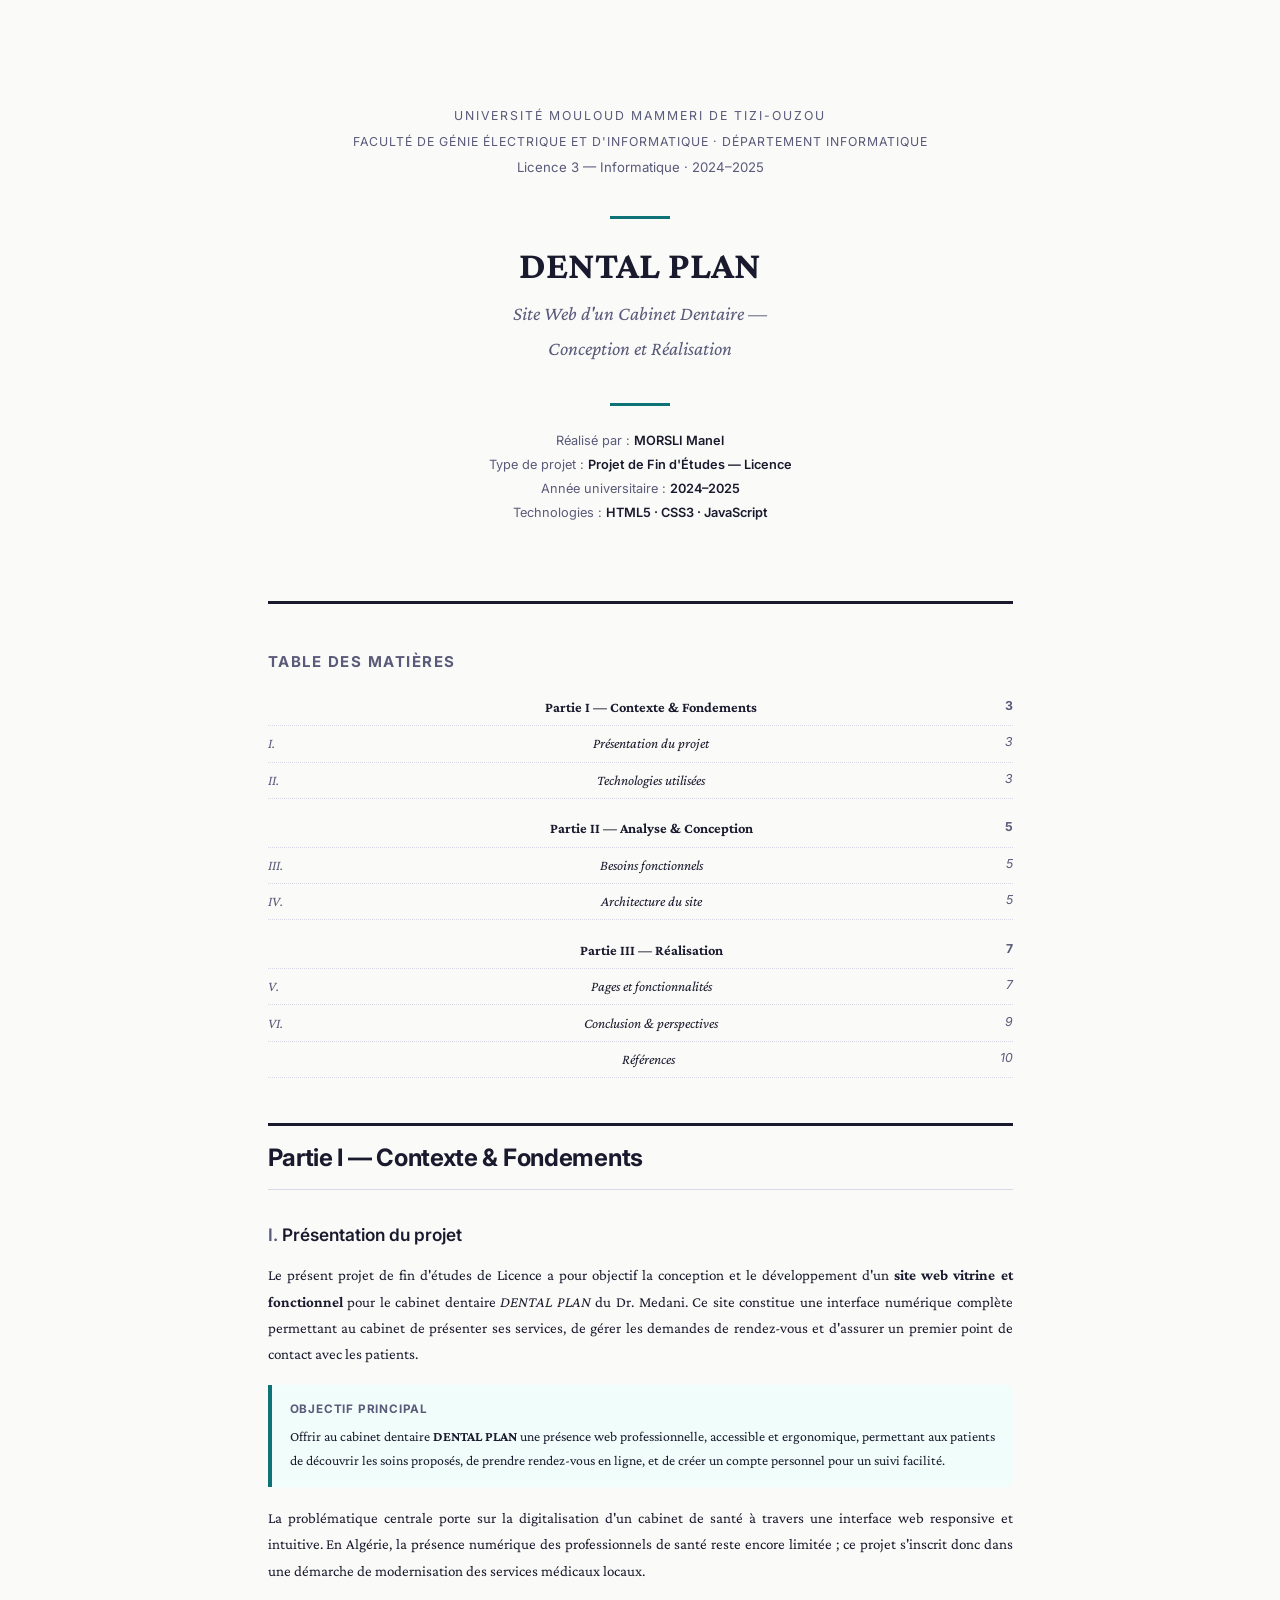
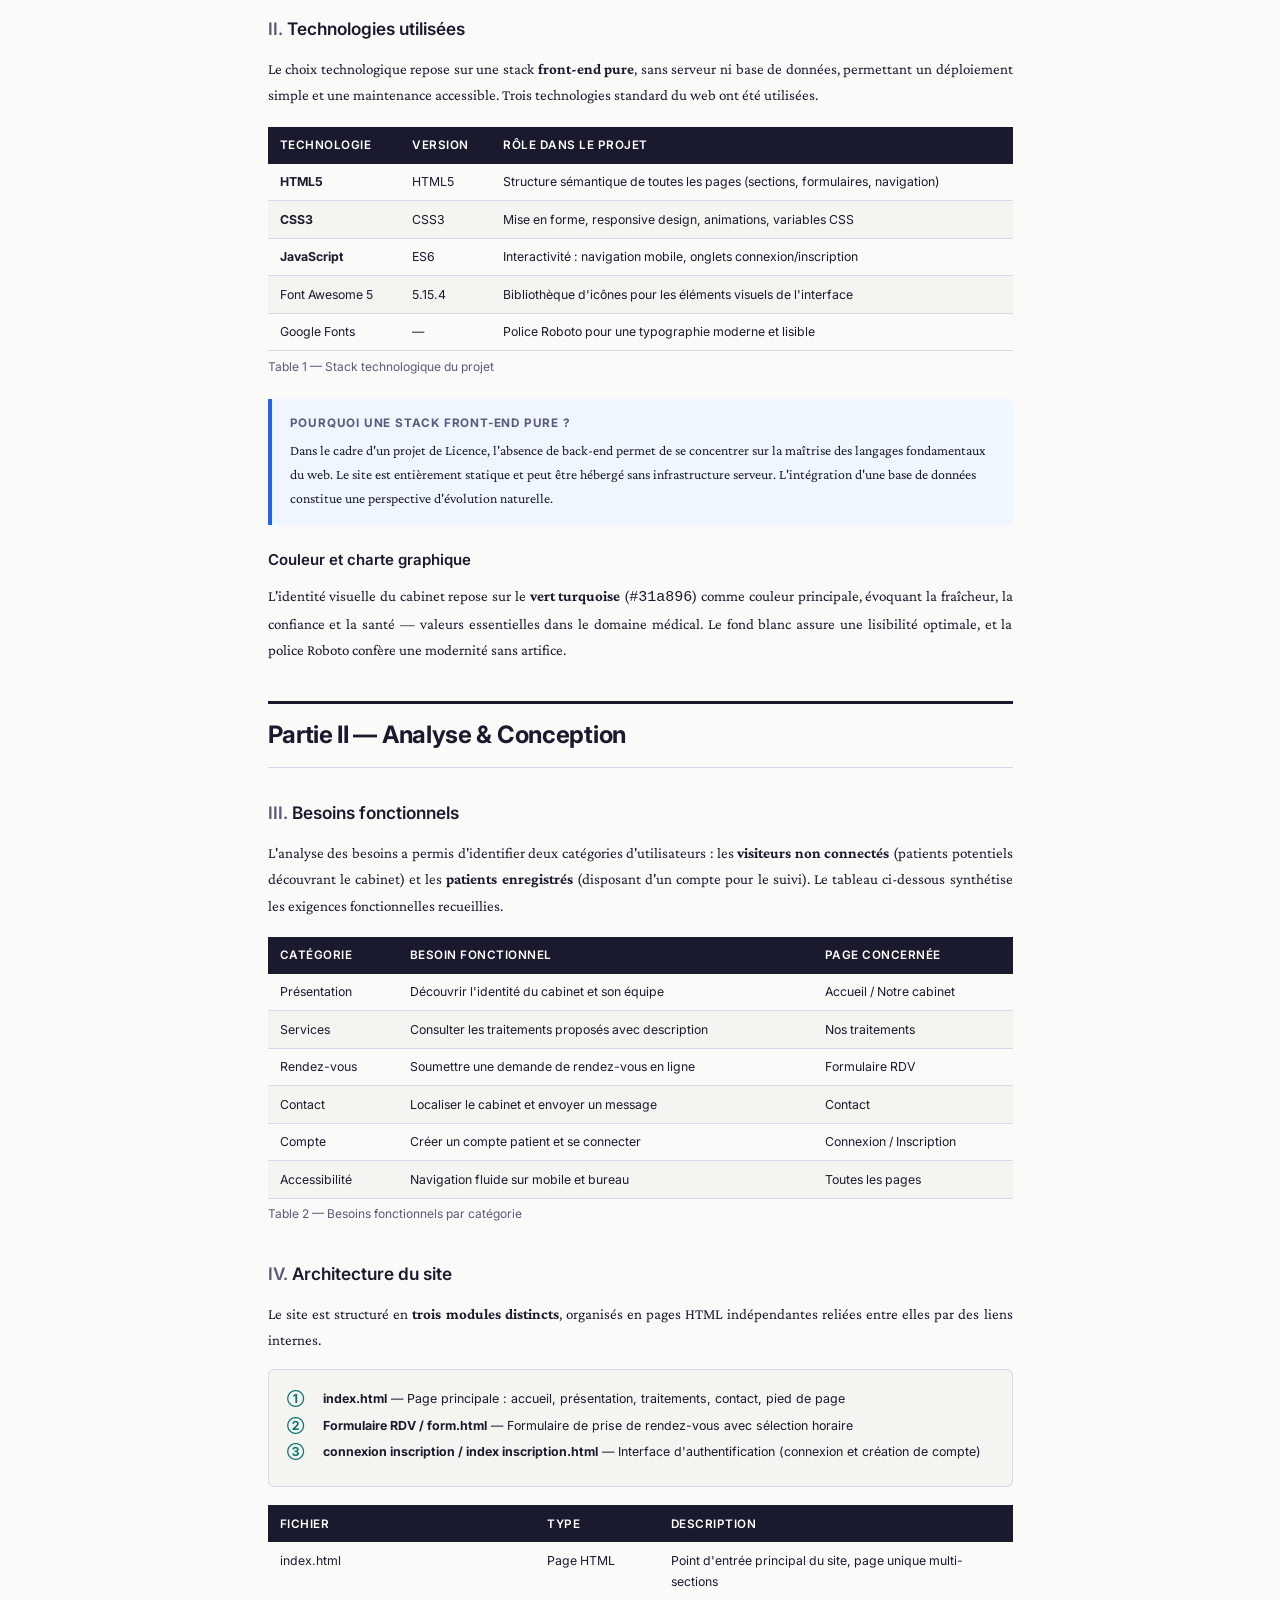
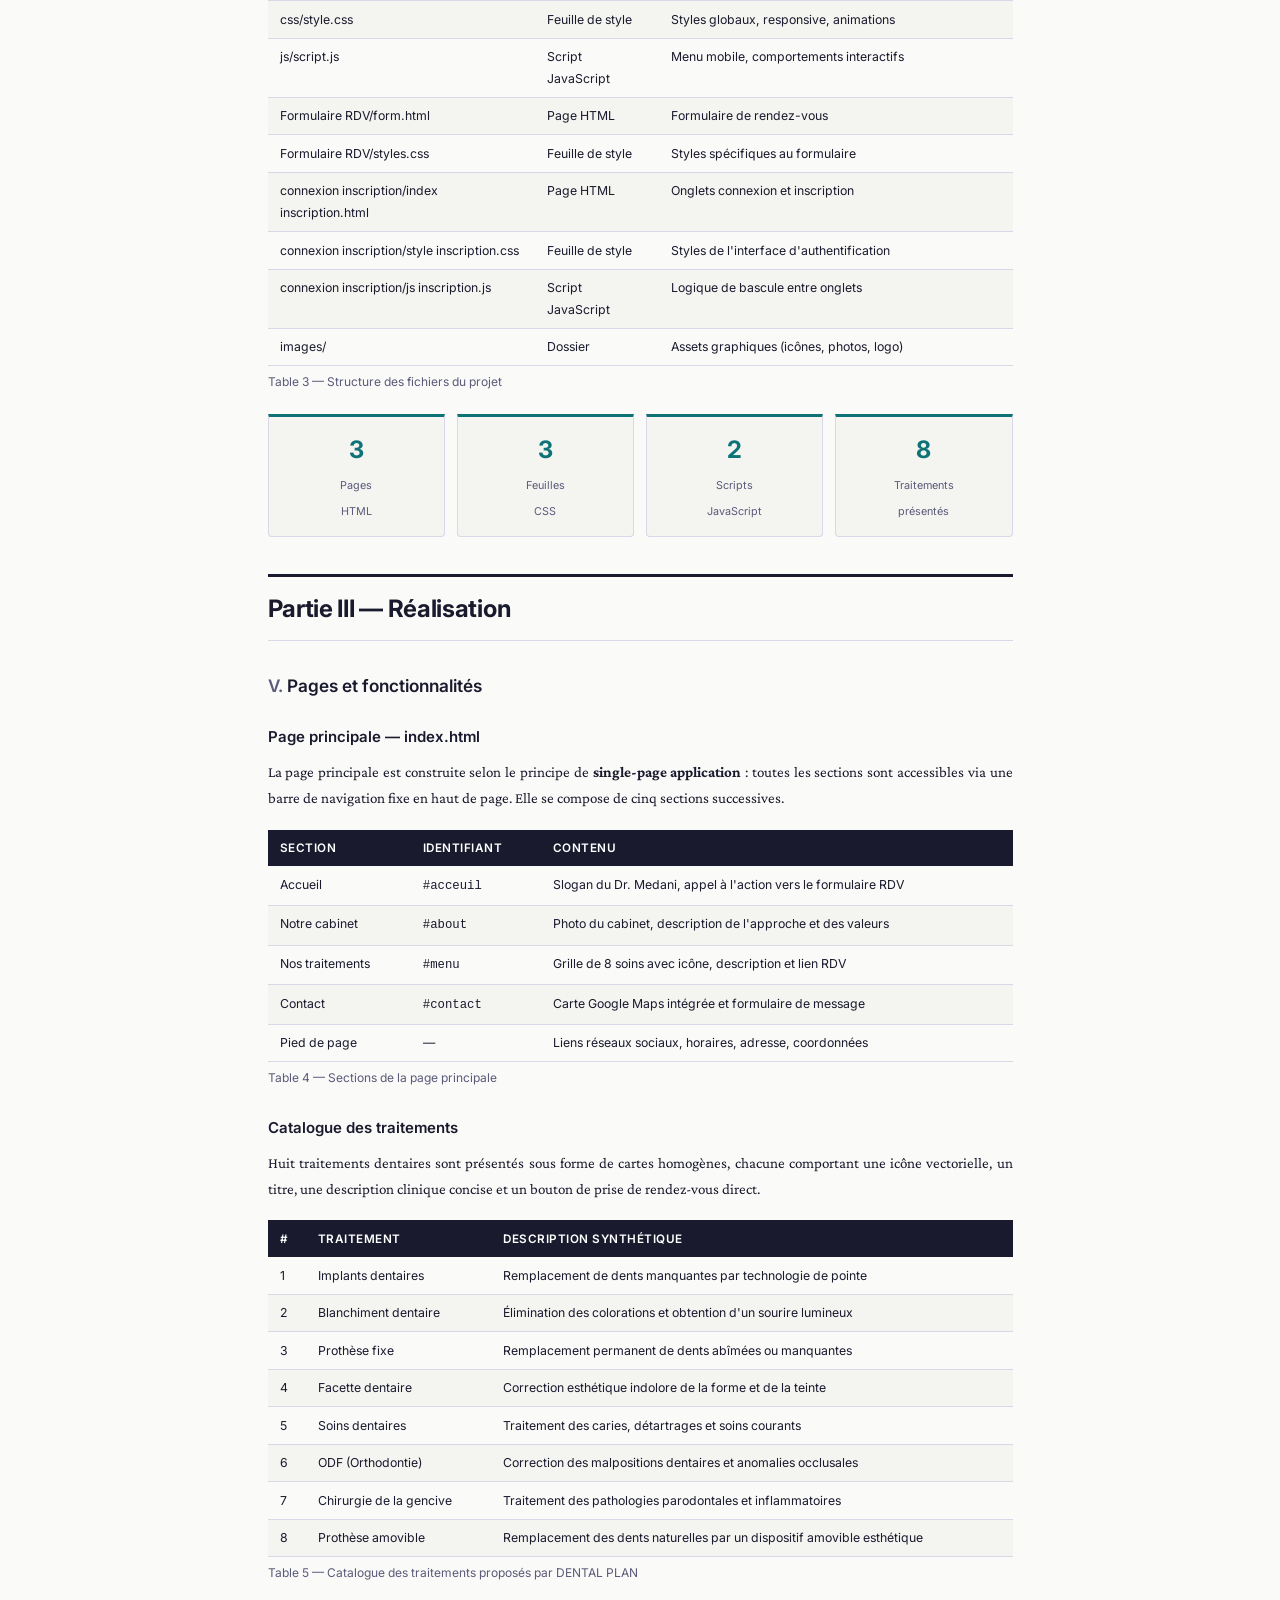
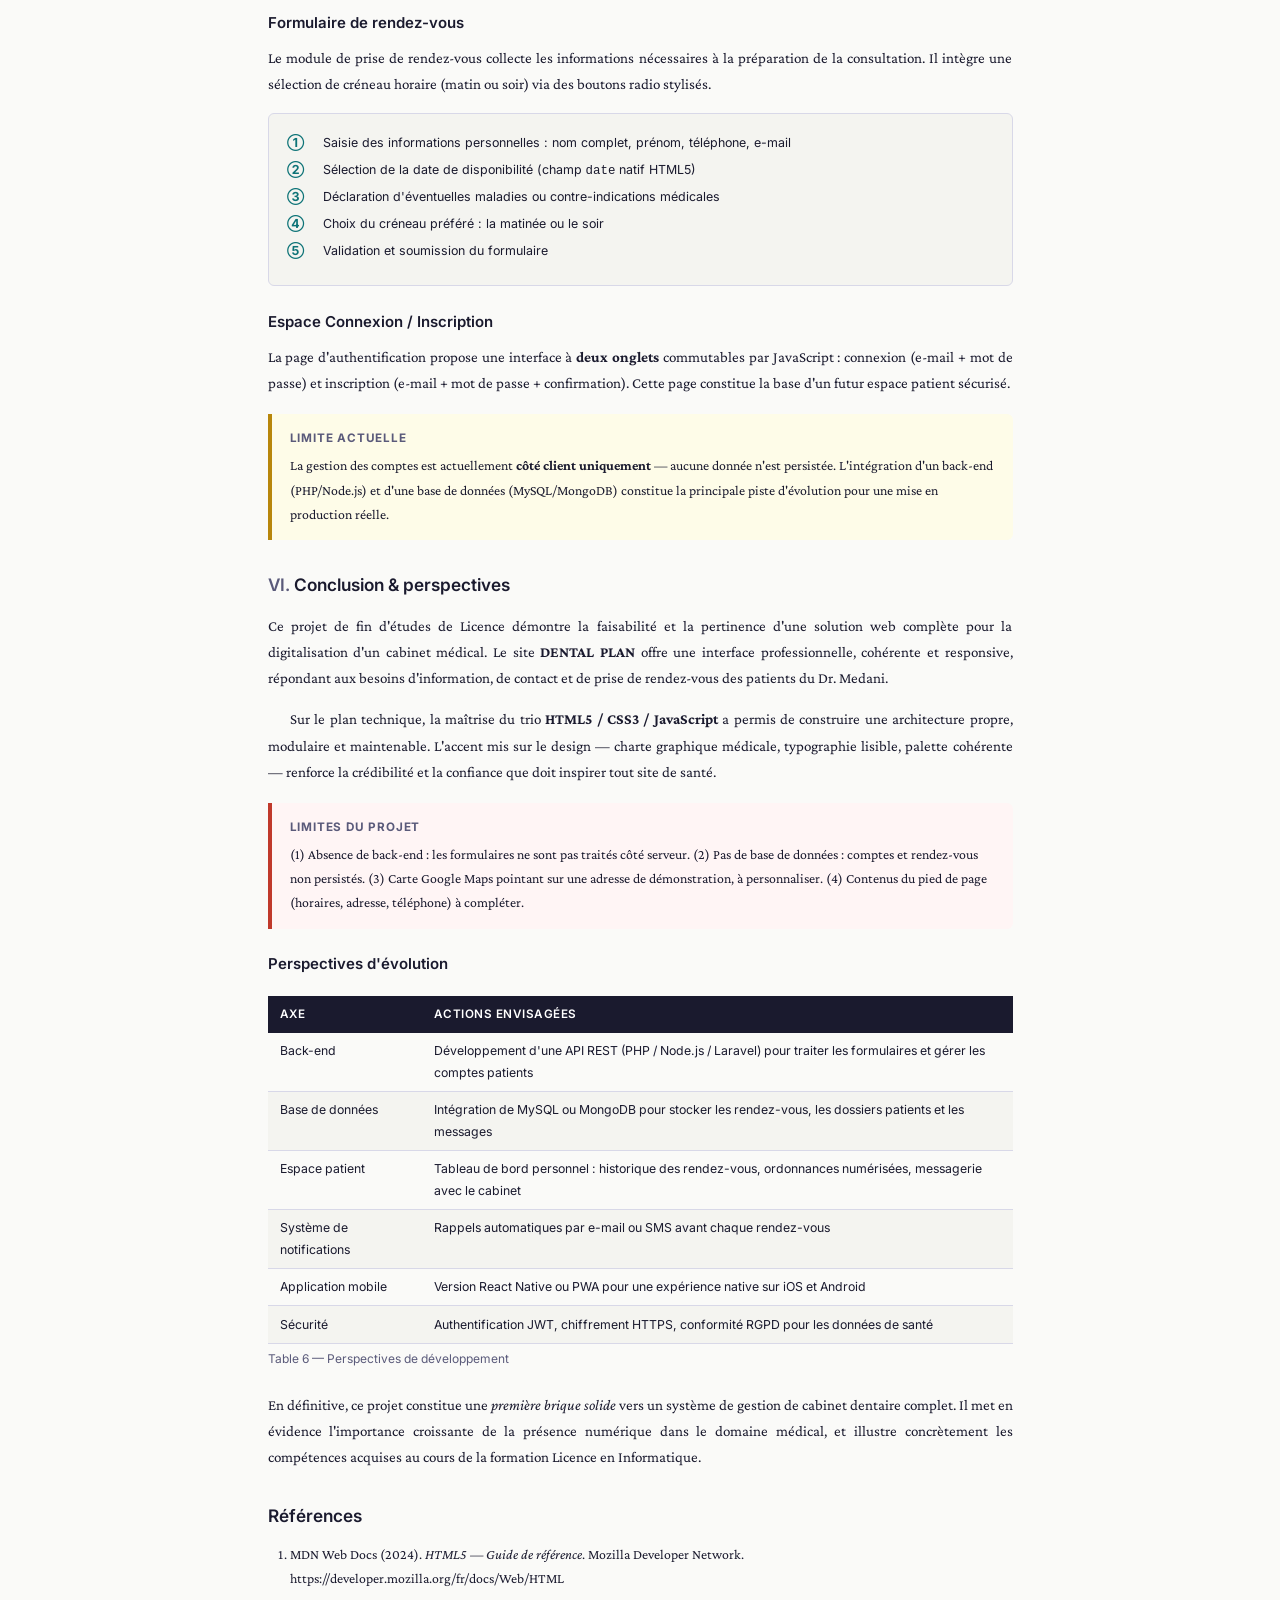
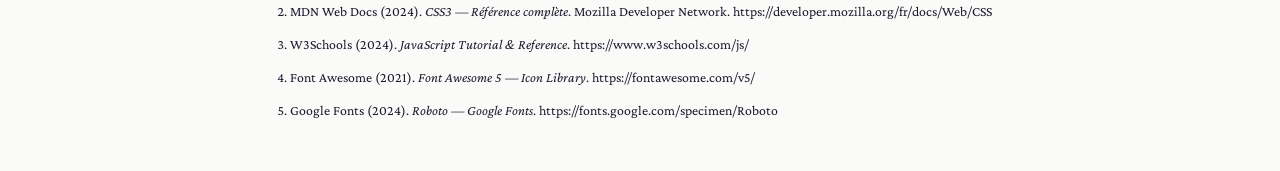
<file: public/repports/PFE licence.html>
<!DOCTYPE html>
<html lang="fr">
<head>
<meta charset="UTF-8">
<meta name="viewport" content="width=device-width, initial-scale=1.0">
<title>Rapport Synthétique — PFE L3 · DENTAL PLAN · MORSLI Manel</title>
<style>
@import url('https://fonts.googleapis.com/css2?family=Crimson+Pro:ital,wght@0,400;0,600;0,700;1,400&family=Inter:wght@400;500;600;700&display=swap');

*, *::before, *::after { box-sizing: border-box; margin: 0; padding: 0; }

:root {
  --ink:   #1a1a2e;
  --muted: #5a5a7a;
  --line:  #d8d8e8;
  --accent:#8b5cf6;
  --gold:  #b8860b;
  --bg:    #fafaf8;
  --card:  #f4f4f0;
  --red:   #c0392b;
  --blue:  #2563eb;
  --green: #166534;
  --teal:  #0d7377;
}

html { font-size: 15px; }

body {
  background: var(--bg);
  color: var(--ink);
  font-family: 'Crimson Pro', Georgia, serif;
  line-height: 1.75;
  max-width: 820px;
  margin: 0 auto;
  padding: 3rem 2.5rem;
}

@media print {
  body { padding: 0; max-width: none; }
  .no-print { display: none; }
  .page-break { break-before: page; }
  a { color: inherit; text-decoration: none; }
}

/* ── COVER ── */
.cover {
  text-align: center;
  padding: 4rem 2rem 5rem;
  border-bottom: 3px solid var(--ink);
  margin-bottom: 3rem;
}
.cover .univ {
  font-family: 'Inter', sans-serif;
  font-size: .82rem;
  text-transform: uppercase;
  letter-spacing: 2px;
  color: var(--muted);
  margin-bottom: .3rem;
}
.cover .module {
  font-family: 'Inter', sans-serif;
  font-size: .88rem;
  color: var(--muted);
  margin-bottom: 2.5rem;
}
.cover .title {
  font-size: 2.6rem;
  font-weight: 700;
  line-height: 1.2;
  margin-bottom: .6rem;
}
.cover .subtitle {
  font-size: 1.3rem;
  font-weight: 400;
  font-style: italic;
  color: var(--muted);
  margin-bottom: 2.5rem;
}
.cover .meta {
  font-family: 'Inter', sans-serif;
  font-size: .85rem;
  color: var(--muted);
  line-height: 1.9;
}
.cover .meta span { font-weight: 600; color: var(--ink); }
.cover-rule { width: 60px; height: 3px; background: var(--teal); margin: 1.5rem auto; }

/* ── TOC ── */
.toc { margin-bottom: 3rem; }
.toc h2 { font-family: 'Inter', sans-serif; font-size: 1rem; text-transform: uppercase; letter-spacing: 1.5px; color: var(--muted); margin-bottom: 1rem; }
.toc ol { list-style: none; padding: 0; }
.toc li { display: flex; justify-content: space-between; padding: .35rem 0; border-bottom: 1px dotted var(--line); font-size: .95rem; }
.toc li .num { color: var(--muted); min-width: 2rem; }
.toc li .page { color: var(--muted); font-family: 'Inter', sans-serif; font-size: .82rem; }
.toc-part { font-weight: 700; margin-top: .6rem; }
.toc-sub { padding-left: 1.5rem; font-style: italic; }

/* ── HEADINGS ── */
h1.part-title {
  font-family: 'Inter', sans-serif;
  font-size: 1.6rem;
  font-weight: 700;
  letter-spacing: -.3px;
  border-top: 3px solid var(--ink);
  border-bottom: 1px solid var(--line);
  padding: .7rem 0;
  margin: 2.5rem 0 1.5rem;
}
h2.section {
  font-family: 'Inter', sans-serif;
  font-size: 1.15rem;
  font-weight: 600;
  margin: 2rem 0 .8rem;
  color: var(--ink);
}
h2.section::before {
  content: attr(data-n) '. ';
  color: var(--muted);
}
h2.section[data-n=""]::before { content: ''; }
h3.subsection {
  font-family: 'Inter', sans-serif;
  font-size: 1rem;
  font-weight: 600;
  margin: 1.5rem 0 .6rem;
  color: var(--ink);
}

/* ── BODY TEXT ── */
p { margin-bottom: 1rem; font-size: 1rem; text-align: justify; }
p + p { text-indent: 1.5em; }
strong { font-weight: 700; }
em { font-style: italic; }

/* ── TABLES ── */
table {
  width: 100%;
  border-collapse: collapse;
  margin: 1.2rem 0;
  font-family: 'Inter', sans-serif;
  font-size: .82rem;
}
th {
  background: var(--ink);
  color: #fff;
  text-align: left;
  padding: .55rem .8rem;
  font-weight: 600;
  font-size: .78rem;
  text-transform: uppercase;
  letter-spacing: .5px;
}
td { padding: .5rem .8rem; border-bottom: 1px solid var(--line); vertical-align: top; }
tr:nth-child(even) td { background: var(--card); }
caption {
  font-family: 'Inter', sans-serif;
  font-size: .8rem;
  color: var(--muted);
  text-align: left;
  padding: .3rem 0;
  caption-side: bottom;
}

/* ── CALLOUTS ── */
.callout {
  border-left: 4px solid var(--gold);
  background: #fefce8;
  padding: .9rem 1.2rem;
  border-radius: 0 6px 6px 0;
  margin: 1.2rem 0;
  font-size: .92rem;
}
.callout.info  { border-color: var(--blue);  background: #eff6ff; }
.callout.def   { border-color: var(--teal);  background: #f0fdfa; }
.callout.result{ border-color: var(--red);   background: #fff5f5; }
.callout .callout-title {
  font-family: 'Inter', sans-serif;
  font-weight: 700;
  font-size: .78rem;
  text-transform: uppercase;
  letter-spacing: .8px;
  margin-bottom: .4rem;
  color: var(--muted);
}

/* ── METRICS ROW ── */
.metrics-row {
  display: flex;
  flex-wrap: wrap;
  gap: .8rem;
  margin: 1.2rem 0;
}
.metric-box {
  flex: 1 1 130px;
  border: 1px solid var(--line);
  border-top: 3px solid var(--teal);
  background: var(--card);
  border-radius: 0 0 4px 4px;
  padding: .8rem 1rem;
  text-align: center;
}
.metric-box .val {
  font-family: 'Inter', sans-serif;
  font-size: 1.6rem;
  font-weight: 700;
  color: var(--teal);
  display: block;
}
.metric-box .lbl {
  font-family: 'Inter', sans-serif;
  font-size: .72rem;
  color: var(--muted);
  line-height: 1.4;
}

/* ── PIPELINE / STEPS ── */
.pipeline {
  font-family: 'Inter', sans-serif;
  font-size: .83rem;
  line-height: 1.8;
  background: var(--card);
  padding: 1.2rem;
  border-radius: 6px;
  margin: 1rem 0;
  border: 1px solid var(--line);
}
.pipeline .step { display: flex; gap: .8rem; margin-bottom: .3rem; }
.pipeline .step .n { color: var(--teal); font-weight: 700; min-width: 1.6rem; }

/* ── BIBLIO ── */
.biblio { margin-left: 1.5rem; }
.biblio li { margin-bottom: .6rem; font-size: .92rem; }

.page-num { font-family: 'Inter', sans-serif; font-size: .75rem; color: var(--muted); }
</style>
</head>
<body>

<!-- ══════════════════════════════════════════════════════
     COVER
══════════════════════════════════════════════════════ -->
<div class="cover">
  <div class="univ">Université Mouloud Mammeri de Tizi-Ouzou</div>
  <div class="univ" style="letter-spacing:1px;margin-bottom:.2rem">Faculté de Génie Électrique et d'Informatique · Département Informatique</div>
  <div class="module">Licence 3 — Informatique · 2024–2025</div>
  <div class="cover-rule"></div>
  <div class="title">DENTAL PLAN</div>
  <div class="subtitle">Site Web d'un Cabinet Dentaire —<br>Conception et Réalisation</div>
  <div class="cover-rule"></div>
  <div class="meta">
    Réalisé par : <span>MORSLI Manel</span><br>
    Type de projet : <span>Projet de Fin d'Études — Licence</span><br>
    Année universitaire : <span>2024–2025</span><br>
    Technologies : <span>HTML5 · CSS3 · JavaScript</span>
  </div>
</div>


<!-- ══════════════════════════════════════════════════════
     TABLE DES MATIÈRES
══════════════════════════════════════════════════════ -->
<div class="toc">
  <h2>Table des matières</h2>
  <ol>
    <li class="toc-part"><span class="num"></span><span>Partie I — Contexte &amp; Fondements</span><span class="page">3</span></li>
    <li class="toc-sub"><span class="num">I.</span><span>Présentation du projet</span><span class="page">3</span></li>
    <li class="toc-sub"><span class="num">II.</span><span>Technologies utilisées</span><span class="page">3</span></li>
    <li class="toc-part" style="margin-top:.8rem"><span class="num"></span><span>Partie II — Analyse &amp; Conception</span><span class="page">5</span></li>
    <li class="toc-sub"><span class="num">III.</span><span>Besoins fonctionnels</span><span class="page">5</span></li>
    <li class="toc-sub"><span class="num">IV.</span><span>Architecture du site</span><span class="page">5</span></li>
    <li class="toc-part" style="margin-top:.8rem"><span class="num"></span><span>Partie III — Réalisation</span><span class="page">7</span></li>
    <li class="toc-sub"><span class="num">V.</span><span>Pages et fonctionnalités</span><span class="page">7</span></li>
    <li class="toc-sub"><span class="num">VI.</span><span>Conclusion &amp; perspectives</span><span class="page">9</span></li>
    <li class="toc-sub"><span class="num"></span><span>Références</span><span class="page">10</span></li>
  </ol>
</div>


<!-- ══════════════════════════════════════════════════════
     PARTIE I
══════════════════════════════════════════════════════ -->
<h1 class="part-title page-break">Partie I — Contexte &amp; Fondements</h1>

<h2 class="section" data-n="I">Présentation du projet</h2>

<p>
  Le présent projet de fin d'études de Licence a pour objectif la conception et le développement d'un <strong>site web vitrine et fonctionnel</strong> pour le cabinet dentaire <em>DENTAL PLAN</em> du Dr. Medani. Ce site constitue une interface numérique complète permettant au cabinet de présenter ses services, de gérer les demandes de rendez-vous et d'assurer un premier point de contact avec les patients.
</p>

<div class="callout def">
  <div class="callout-title">Objectif principal</div>
  Offrir au cabinet dentaire <strong>DENTAL PLAN</strong> une présence web professionnelle, accessible et ergonomique, permettant aux patients de découvrir les soins proposés, de prendre rendez-vous en ligne, et de créer un compte personnel pour un suivi facilité.
</div>

<p>
  La problématique centrale porte sur la digitalisation d'un cabinet de santé à travers une interface web responsive et intuitive. En Algérie, la présence numérique des professionnels de santé reste encore limitée ; ce projet s'inscrit donc dans une démarche de modernisation des services médicaux locaux.
</p>

<h2 class="section" data-n="II">Technologies utilisées</h2>

<p>
  Le choix technologique repose sur une stack <strong>front-end pure</strong>, sans serveur ni base de données, permettant un déploiement simple et une maintenance accessible. Trois technologies standard du web ont été utilisées.
</p>

<table>
  <thead><tr><th>Technologie</th><th>Version</th><th>Rôle dans le projet</th></tr></thead>
  <tbody>
    <tr><td><strong>HTML5</strong></td><td>HTML5</td><td>Structure sémantique de toutes les pages (sections, formulaires, navigation)</td></tr>
    <tr><td><strong>CSS3</strong></td><td>CSS3</td><td>Mise en forme, responsive design, animations, variables CSS</td></tr>
    <tr><td><strong>JavaScript</strong></td><td>ES6</td><td>Interactivité : navigation mobile, onglets connexion/inscription</td></tr>
    <tr><td>Font Awesome 5</td><td>5.15.4</td><td>Bibliothèque d'icônes pour les éléments visuels de l'interface</td></tr>
    <tr><td>Google Fonts</td><td>—</td><td>Police Roboto pour une typographie moderne et lisible</td></tr>
  </tbody>
  <caption>Table 1 — Stack technologique du projet</caption>
</table>

<div class="callout info">
  <div class="callout-title">Pourquoi une stack front-end pure ?</div>
  Dans le cadre d'un projet de Licence, l'absence de back-end permet de se concentrer sur la maîtrise des langages fondamentaux du web. Le site est entièrement statique et peut être hébergé sans infrastructure serveur. L'intégration d'une base de données constitue une perspective d'évolution naturelle.
</div>

<h3 class="subsection">Couleur et charte graphique</h3>
<p>
  L'identité visuelle du cabinet repose sur le <strong>vert turquoise</strong> (<code>#31a896</code>) comme couleur principale, évoquant la fraîcheur, la confiance et la santé — valeurs essentielles dans le domaine médical. Le fond blanc assure une lisibilité optimale, et la police Roboto confère une modernité sans artifice.
</p>


<!-- ══════════════════════════════════════════════════════
     PARTIE II
══════════════════════════════════════════════════════ -->
<h1 class="part-title page-break">Partie II — Analyse &amp; Conception</h1>

<h2 class="section" data-n="III">Besoins fonctionnels</h2>

<p>
  L'analyse des besoins a permis d'identifier deux catégories d'utilisateurs : les <strong>visiteurs non connectés</strong> (patients potentiels découvrant le cabinet) et les <strong>patients enregistrés</strong> (disposant d'un compte pour le suivi). Le tableau ci-dessous synthétise les exigences fonctionnelles recueillies.
</p>

<table>
  <thead><tr><th>Catégorie</th><th>Besoin fonctionnel</th><th>Page concernée</th></tr></thead>
  <tbody>
    <tr><td>Présentation</td><td>Découvrir l'identité du cabinet et son équipe</td><td>Accueil / Notre cabinet</td></tr>
    <tr><td>Services</td><td>Consulter les traitements proposés avec description</td><td>Nos traitements</td></tr>
    <tr><td>Rendez-vous</td><td>Soumettre une demande de rendez-vous en ligne</td><td>Formulaire RDV</td></tr>
    <tr><td>Contact</td><td>Localiser le cabinet et envoyer un message</td><td>Contact</td></tr>
    <tr><td>Compte</td><td>Créer un compte patient et se connecter</td><td>Connexion / Inscription</td></tr>
    <tr><td>Accessibilité</td><td>Navigation fluide sur mobile et bureau</td><td>Toutes les pages</td></tr>
  </tbody>
  <caption>Table 2 — Besoins fonctionnels par catégorie</caption>
</table>

<h2 class="section" data-n="IV">Architecture du site</h2>

<p>
  Le site est structuré en <strong>trois modules distincts</strong>, organisés en pages HTML indépendantes reliées entre elles par des liens internes.
</p>

<div class="pipeline">
  <div class="step"><span class="n">①</span><span><strong>index.html</strong> — Page principale : accueil, présentation, traitements, contact, pied de page</span></div>
  <div class="step"><span class="n">②</span><span><strong>Formulaire RDV / form.html</strong> — Formulaire de prise de rendez-vous avec sélection horaire</span></div>
  <div class="step"><span class="n">③</span><span><strong>connexion inscription / index inscription.html</strong> — Interface d'authentification (connexion et création de compte)</span></div>
</div>

<table>
  <thead><tr><th>Fichier</th><th>Type</th><th>Description</th></tr></thead>
  <tbody>
    <tr><td>index.html</td><td>Page HTML</td><td>Point d'entrée principal du site, page unique multi-sections</td></tr>
    <tr><td>css/style.css</td><td>Feuille de style</td><td>Styles globaux, responsive, animations</td></tr>
    <tr><td>js/script.js</td><td>Script JavaScript</td><td>Menu mobile, comportements interactifs</td></tr>
    <tr><td>Formulaire RDV/form.html</td><td>Page HTML</td><td>Formulaire de rendez-vous</td></tr>
    <tr><td>Formulaire RDV/styles.css</td><td>Feuille de style</td><td>Styles spécifiques au formulaire</td></tr>
    <tr><td>connexion inscription/index inscription.html</td><td>Page HTML</td><td>Onglets connexion et inscription</td></tr>
    <tr><td>connexion inscription/style inscription.css</td><td>Feuille de style</td><td>Styles de l'interface d'authentification</td></tr>
    <tr><td>connexion inscription/js inscription.js</td><td>Script JavaScript</td><td>Logique de bascule entre onglets</td></tr>
    <tr><td>images/</td><td>Dossier</td><td>Assets graphiques (icônes, photos, logo)</td></tr>
  </tbody>
  <caption>Table 3 — Structure des fichiers du projet</caption>
</table>

<div class="metrics-row">
  <div class="metric-box"><span class="val">3</span><span class="lbl">Pages<br>HTML</span></div>
  <div class="metric-box"><span class="val">3</span><span class="lbl">Feuilles<br>CSS</span></div>
  <div class="metric-box"><span class="val">2</span><span class="lbl">Scripts<br>JavaScript</span></div>
  <div class="metric-box"><span class="val">8</span><span class="lbl">Traitements<br>présentés</span></div>
</div>


<!-- ══════════════════════════════════════════════════════
     PARTIE III
══════════════════════════════════════════════════════ -->
<h1 class="part-title page-break">Partie III — Réalisation</h1>

<h2 class="section" data-n="V">Pages et fonctionnalités</h2>

<h3 class="subsection">Page principale — index.html</h3>
<p>
  La page principale est construite selon le principe de <strong>single-page application</strong> : toutes les sections sont accessibles via une barre de navigation fixe en haut de page. Elle se compose de cinq sections successives.
</p>

<table>
  <thead><tr><th>Section</th><th>Identifiant</th><th>Contenu</th></tr></thead>
  <tbody>
    <tr><td>Accueil</td><td><code>#acceuil</code></td><td>Slogan du Dr. Medani, appel à l'action vers le formulaire RDV</td></tr>
    <tr><td>Notre cabinet</td><td><code>#about</code></td><td>Photo du cabinet, description de l'approche et des valeurs</td></tr>
    <tr><td>Nos traitements</td><td><code>#menu</code></td><td>Grille de 8 soins avec icône, description et lien RDV</td></tr>
    <tr><td>Contact</td><td><code>#contact</code></td><td>Carte Google Maps intégrée et formulaire de message</td></tr>
    <tr><td>Pied de page</td><td>—</td><td>Liens réseaux sociaux, horaires, adresse, coordonnées</td></tr>
  </tbody>
  <caption>Table 4 — Sections de la page principale</caption>
</table>

<h3 class="subsection">Catalogue des traitements</h3>
<p>
  Huit traitements dentaires sont présentés sous forme de cartes homogènes, chacune comportant une icône vectorielle, un titre, une description clinique concise et un bouton de prise de rendez-vous direct.
</p>

<table>
  <thead><tr><th>#</th><th>Traitement</th><th>Description synthétique</th></tr></thead>
  <tbody>
    <tr><td>1</td><td>Implants dentaires</td><td>Remplacement de dents manquantes par technologie de pointe</td></tr>
    <tr><td>2</td><td>Blanchiment dentaire</td><td>Élimination des colorations et obtention d'un sourire lumineux</td></tr>
    <tr><td>3</td><td>Prothèse fixe</td><td>Remplacement permanent de dents abîmées ou manquantes</td></tr>
    <tr><td>4</td><td>Facette dentaire</td><td>Correction esthétique indolore de la forme et de la teinte</td></tr>
    <tr><td>5</td><td>Soins dentaires</td><td>Traitement des caries, détartrages et soins courants</td></tr>
    <tr><td>6</td><td>ODF (Orthodontie)</td><td>Correction des malpositions dentaires et anomalies occlusales</td></tr>
    <tr><td>7</td><td>Chirurgie de la gencive</td><td>Traitement des pathologies parodontales et inflammatoires</td></tr>
    <tr><td>8</td><td>Prothèse amovible</td><td>Remplacement des dents naturelles par un dispositif amovible esthétique</td></tr>
  </tbody>
  <caption>Table 5 — Catalogue des traitements proposés par DENTAL PLAN</caption>
</table>

<h3 class="subsection">Formulaire de rendez-vous</h3>
<p>
  Le module de prise de rendez-vous collecte les informations nécessaires à la préparation de la consultation. Il intègre une sélection de créneau horaire (matin ou soir) via des boutons radio stylisés.
</p>

<div class="pipeline">
  <div class="step"><span class="n">①</span><span>Saisie des informations personnelles : nom complet, prénom, téléphone, e-mail</span></div>
  <div class="step"><span class="n">②</span><span>Sélection de la date de disponibilité (champ <code>date</code> natif HTML5)</span></div>
  <div class="step"><span class="n">③</span><span>Déclaration d'éventuelles maladies ou contre-indications médicales</span></div>
  <div class="step"><span class="n">④</span><span>Choix du créneau préféré : la matinée ou le soir</span></div>
  <div class="step"><span class="n">⑤</span><span>Validation et soumission du formulaire</span></div>
</div>

<h3 class="subsection">Espace Connexion / Inscription</h3>
<p>
  La page d'authentification propose une interface à <strong>deux onglets</strong> commutables par JavaScript : connexion (e-mail + mot de passe) et inscription (e-mail + mot de passe + confirmation). Cette page constitue la base d'un futur espace patient sécurisé.
</p>

<div class="callout">
  <div class="callout-title">Limite actuelle</div>
  La gestion des comptes est actuellement <strong>côté client uniquement</strong> — aucune donnée n'est persistée. L'intégration d'un back-end (PHP/Node.js) et d'une base de données (MySQL/MongoDB) constitue la principale piste d'évolution pour une mise en production réelle.
</div>


<h2 class="section" data-n="VI">Conclusion &amp; perspectives</h2>

<p>
  Ce projet de fin d'études de Licence démontre la faisabilité et la pertinence d'une solution web complète pour la digitalisation d'un cabinet médical. Le site <strong>DENTAL PLAN</strong> offre une interface professionnelle, cohérente et responsive, répondant aux besoins d'information, de contact et de prise de rendez-vous des patients du Dr. Medani.
</p>
<p>
  Sur le plan technique, la maîtrise du trio <strong>HTML5 / CSS3 / JavaScript</strong> a permis de construire une architecture propre, modulaire et maintenable. L'accent mis sur le design — charte graphique médicale, typographie lisible, palette cohérente — renforce la crédibilité et la confiance que doit inspirer tout site de santé.
</p>

<div class="callout result">
  <div class="callout-title">Limites du projet</div>
  (1) Absence de back-end : les formulaires ne sont pas traités côté serveur. (2) Pas de base de données : comptes et rendez-vous non persistés. (3) Carte Google Maps pointant sur une adresse de démonstration, à personnaliser. (4) Contenus du pied de page (horaires, adresse, téléphone) à compléter.
</div>

<h3 class="subsection">Perspectives d'évolution</h3>

<table>
  <thead><tr><th>Axe</th><th>Actions envisagées</th></tr></thead>
  <tbody>
    <tr><td>Back-end</td><td>Développement d'une API REST (PHP / Node.js / Laravel) pour traiter les formulaires et gérer les comptes patients</td></tr>
    <tr><td>Base de données</td><td>Intégration de MySQL ou MongoDB pour stocker les rendez-vous, les dossiers patients et les messages</td></tr>
    <tr><td>Espace patient</td><td>Tableau de bord personnel : historique des rendez-vous, ordonnances numérisées, messagerie avec le cabinet</td></tr>
    <tr><td>Système de notifications</td><td>Rappels automatiques par e-mail ou SMS avant chaque rendez-vous</td></tr>
    <tr><td>Application mobile</td><td>Version React Native ou PWA pour une expérience native sur iOS et Android</td></tr>
    <tr><td>Sécurité</td><td>Authentification JWT, chiffrement HTTPS, conformité RGPD pour les données de santé</td></tr>
  </tbody>
  <caption>Table 6 — Perspectives de développement</caption>
</table>

<p>
  En définitive, ce projet constitue une <em>première brique solide</em> vers un système de gestion de cabinet dentaire complet. Il met en évidence l'importance croissante de la présence numérique dans le domaine médical, et illustre concrètement les compétences acquises au cours de la formation Licence en Informatique.
</p>


<!-- ══════════════════════════════════════════════════════
     RÉFÉRENCES
══════════════════════════════════════════════════════ -->
<h2 class="section" data-n="">Références</h2>
<ol class="biblio">
  <li>MDN Web Docs (2024). <em>HTML5 — Guide de référence</em>. Mozilla Developer Network. https://developer.mozilla.org/fr/docs/Web/HTML</li>
  <li>MDN Web Docs (2024). <em>CSS3 — Référence complète</em>. Mozilla Developer Network. https://developer.mozilla.org/fr/docs/Web/CSS</li>
  <li>W3Schools (2024). <em>JavaScript Tutorial &amp; Reference</em>. https://www.w3schools.com/js/</li>
  <li>Font Awesome (2021). <em>Font Awesome 5 — Icon Library</em>. https://fontawesome.com/v5/</li>
  <li>Google Fonts (2024). <em>Roboto — Google Fonts</em>. https://fonts.google.com/specimen/Roboto</li>
</ol>

</body>
</html>
</file>
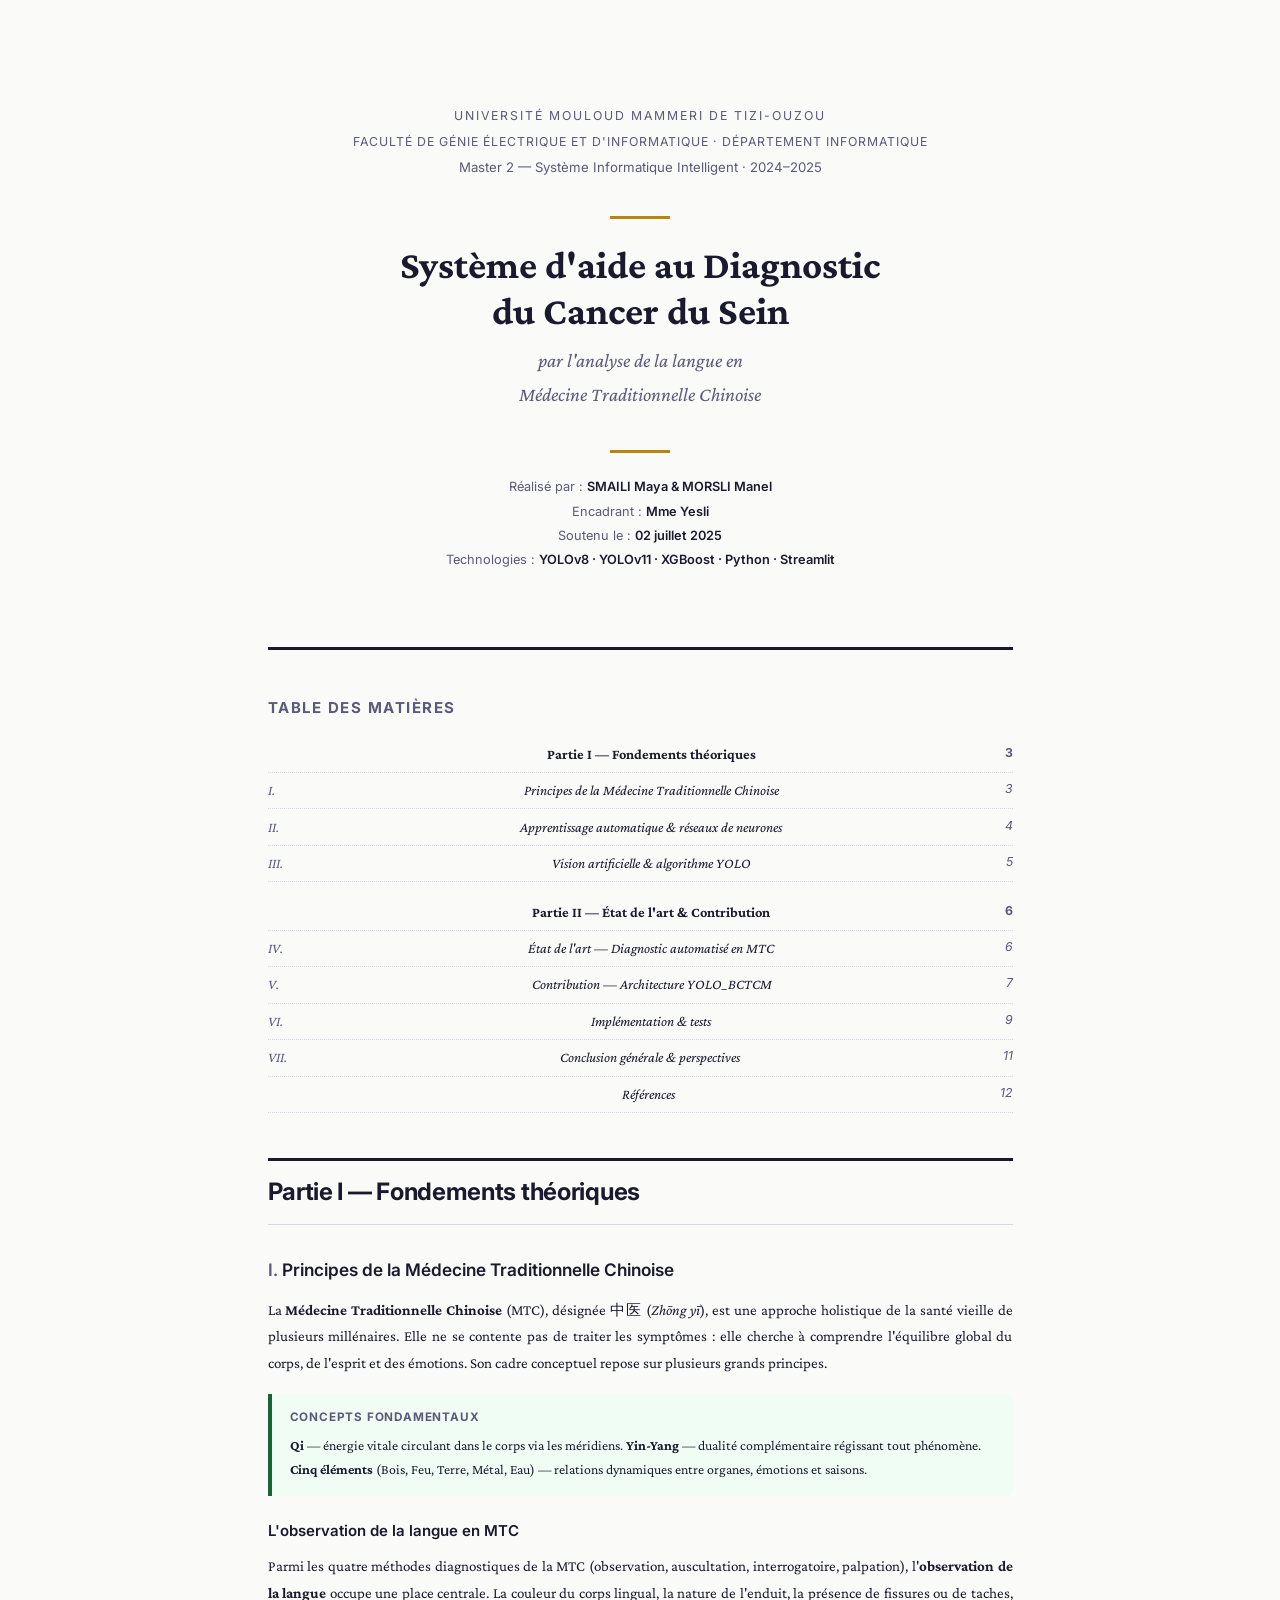
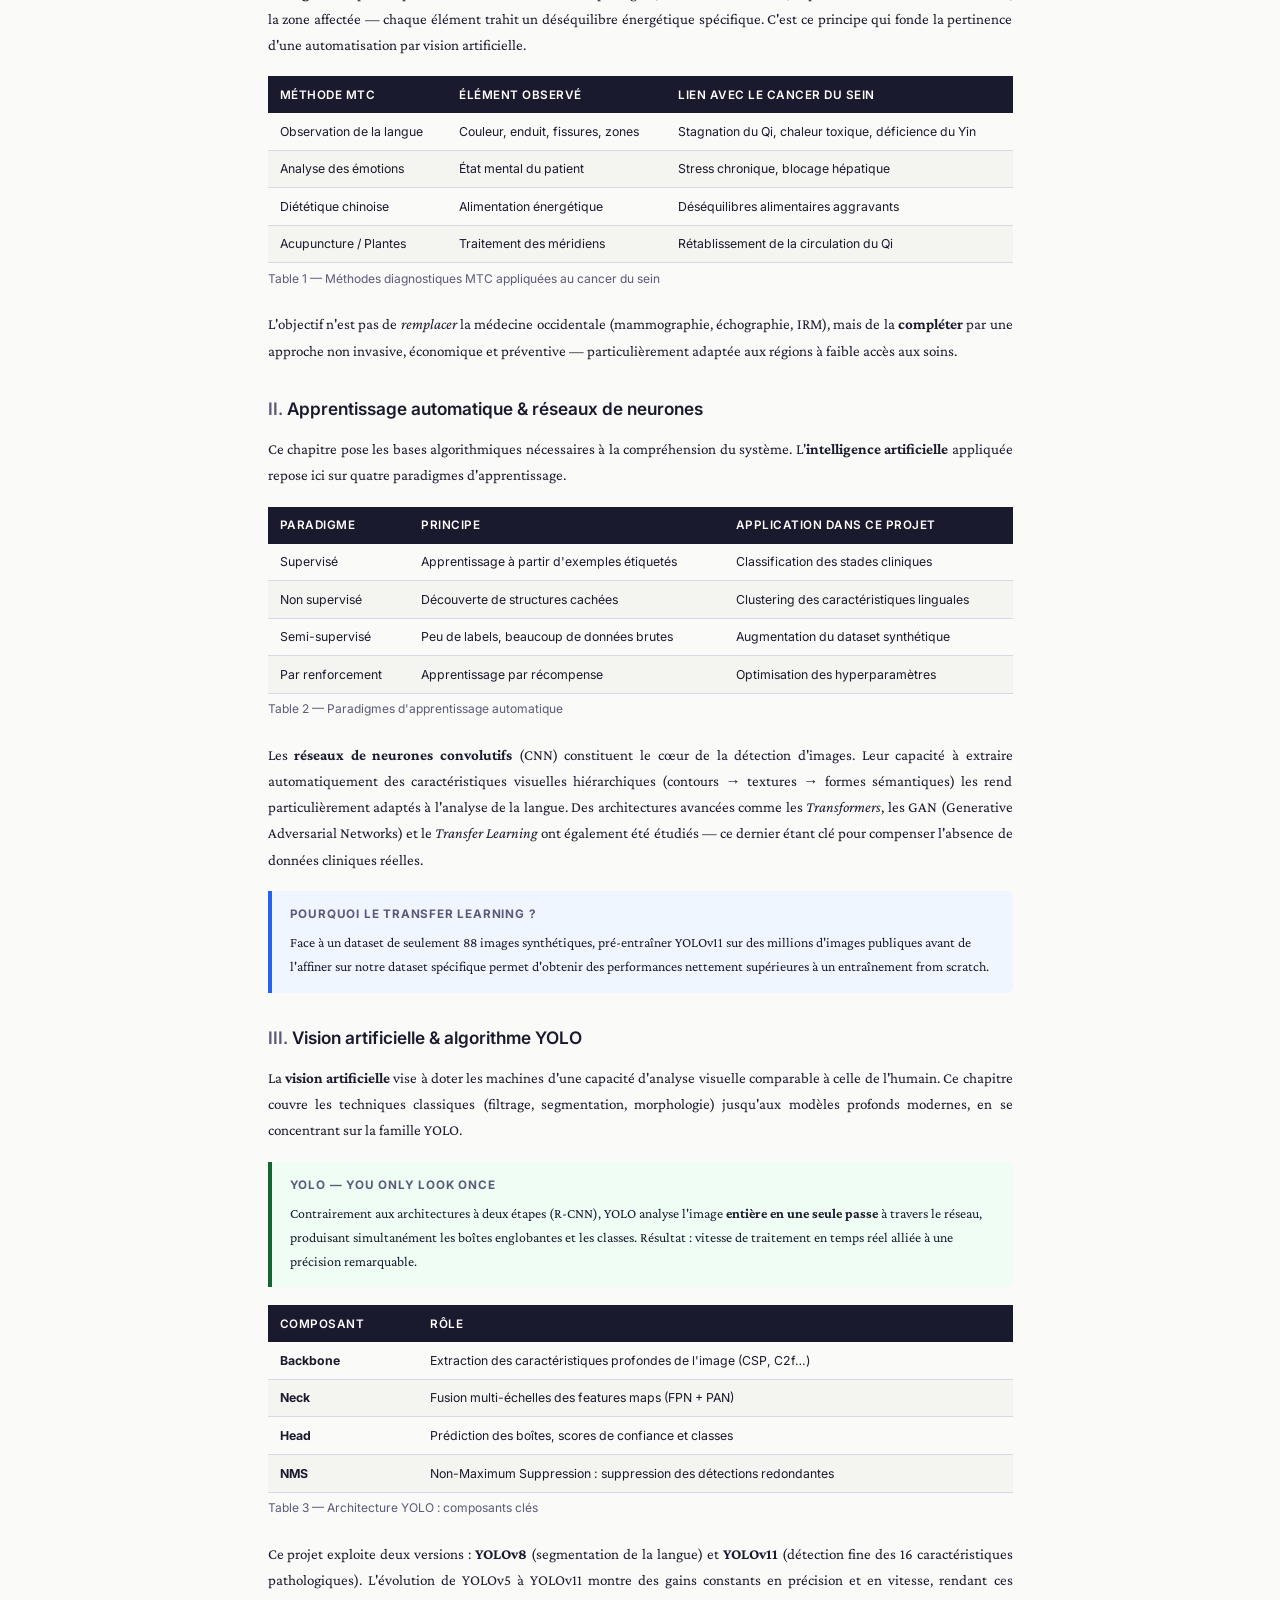
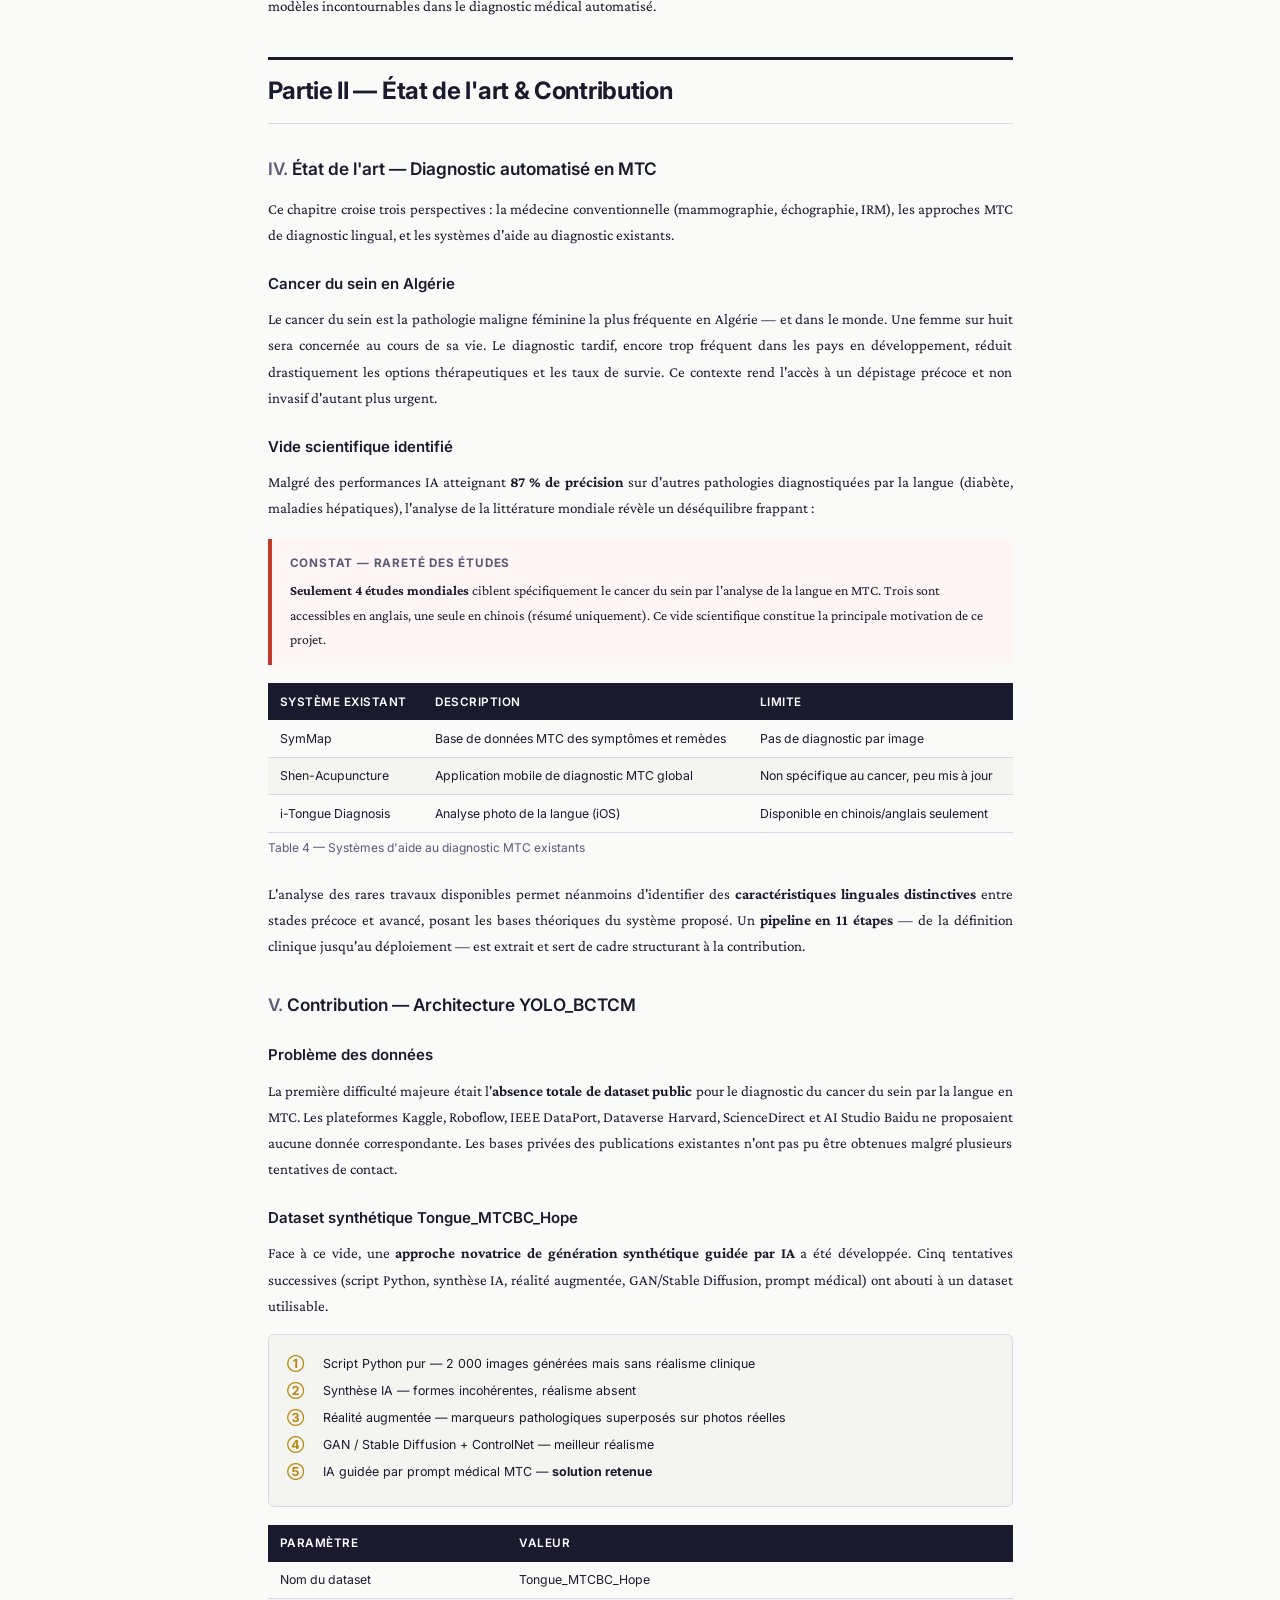
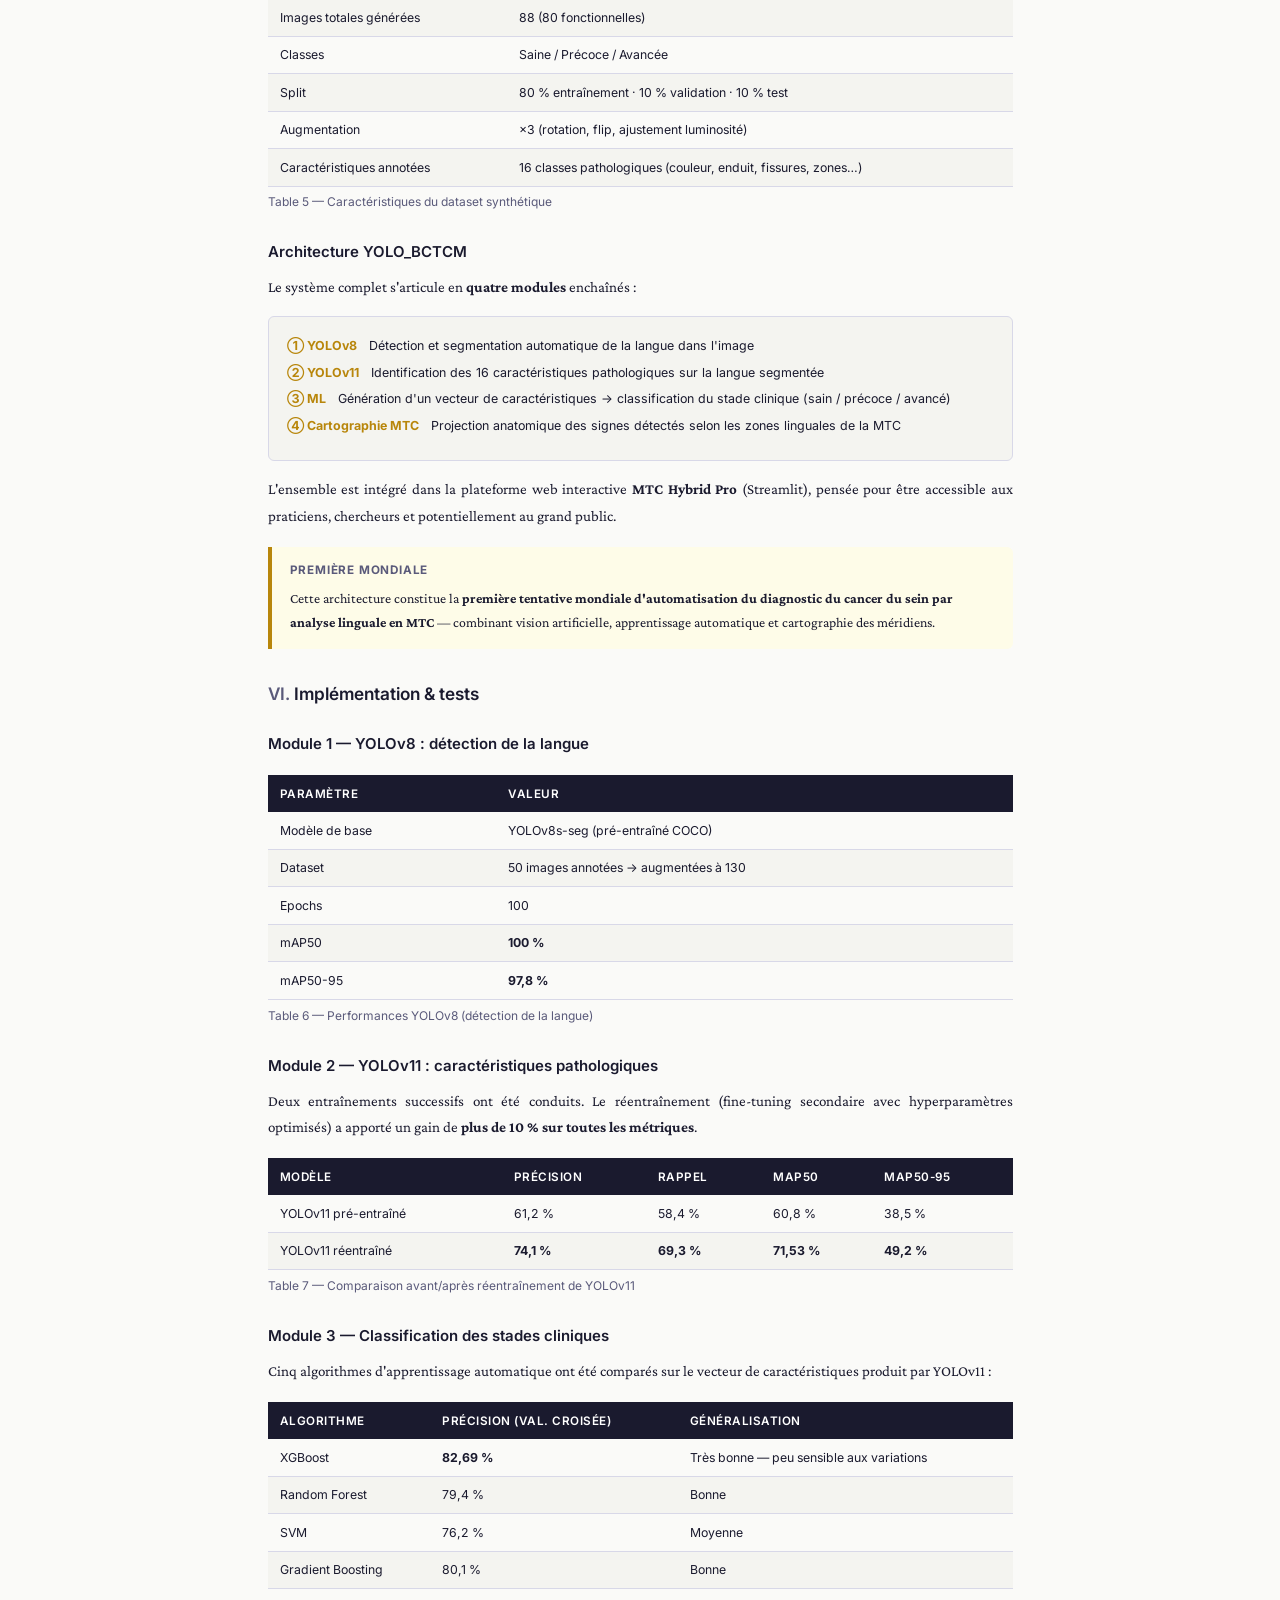
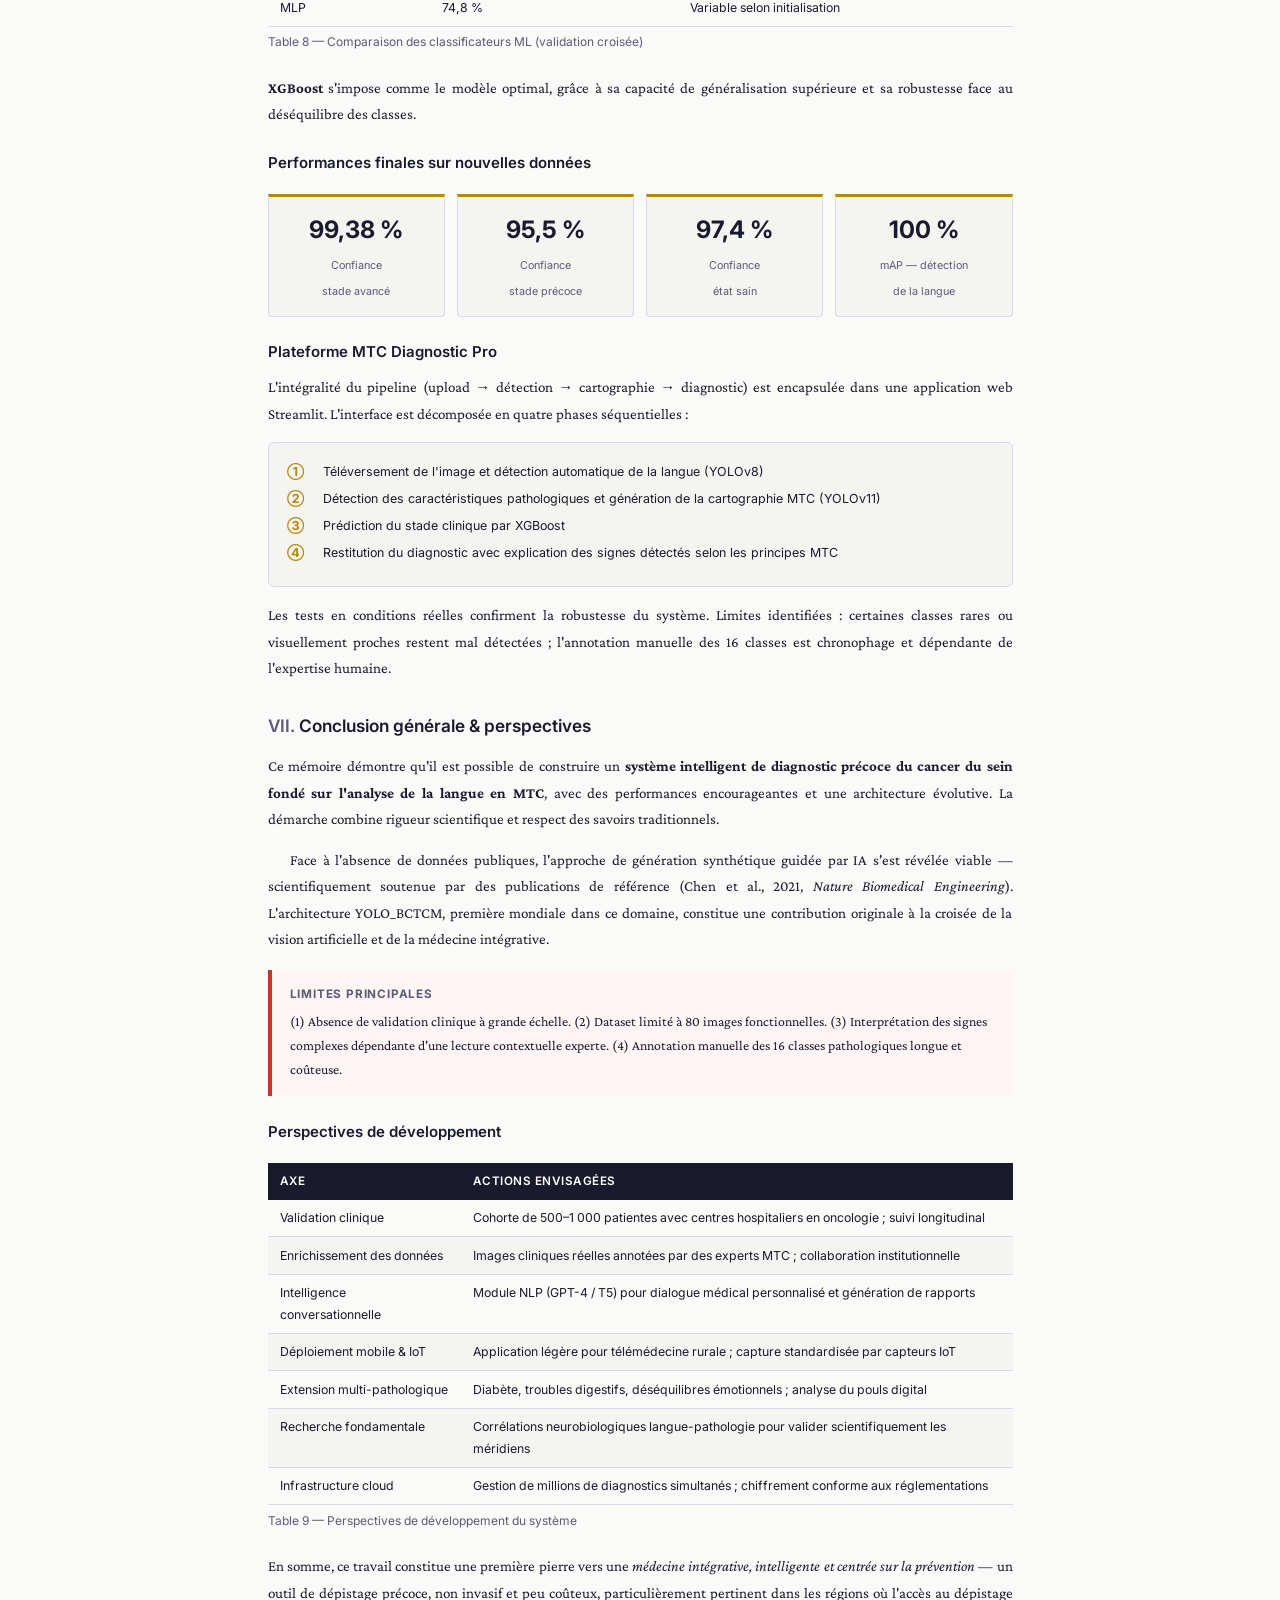
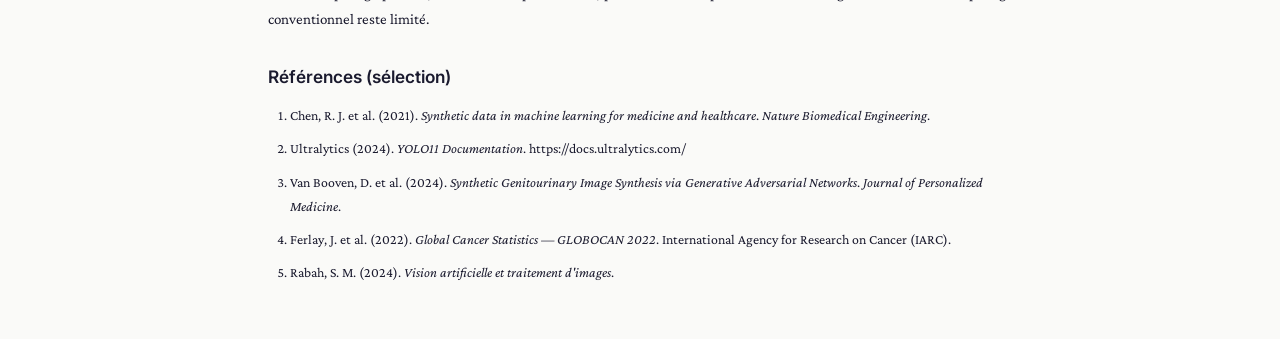
<file: public/repports/PFE_synthetique.html>
<!DOCTYPE html>
<html lang="fr">
<head>
<meta charset="UTF-8">
<meta name="viewport" content="width=device-width, initial-scale=1.0">
<title>Rapport Synthétique — PFE SMAILI & MORSLI · Cancer du Sein & MTC</title>
<style>
@import url('https://fonts.googleapis.com/css2?family=Crimson+Pro:ital,wght@0,400;0,600;0,700;1,400&family=Inter:wght@400;500;600;700&display=swap');

*, *::before, *::after { box-sizing: border-box; margin: 0; padding: 0; }

:root {
  --ink:   #1a1a2e;
  --muted: #5a5a7a;
  --line:  #d8d8e8;
  --accent:#8b5cf6;
  --gold:  #b8860b;
  --bg:    #fafaf8;
  --card:  #f4f4f0;
  --red:   #c0392b;
  --blue:  #2563eb;
  --green: #166534;
}

html { font-size: 15px; }

body {
  background: var(--bg);
  color: var(--ink);
  font-family: 'Crimson Pro', Georgia, serif;
  line-height: 1.75;
  max-width: 820px;
  margin: 0 auto;
  padding: 3rem 2.5rem;
}

@media print {
  body { padding: 0; max-width: none; }
  .no-print { display: none; }
  .page-break { break-before: page; }
  a { color: inherit; text-decoration: none; }
}

/* ── COVER ── */
.cover {
  text-align: center;
  padding: 4rem 2rem 5rem;
  border-bottom: 3px solid var(--ink);
  margin-bottom: 3rem;
}
.cover .univ {
  font-family: 'Inter', sans-serif;
  font-size: .82rem;
  text-transform: uppercase;
  letter-spacing: 2px;
  color: var(--muted);
  margin-bottom: .3rem;
}
.cover .module {
  font-family: 'Inter', sans-serif;
  font-size: .88rem;
  color: var(--muted);
  margin-bottom: 2.5rem;
}
.cover .title {
  font-size: 2.6rem;
  font-weight: 700;
  line-height: 1.2;
  margin-bottom: .6rem;
}
.cover .subtitle {
  font-size: 1.3rem;
  font-weight: 400;
  font-style: italic;
  color: var(--muted);
  margin-bottom: 2.5rem;
}
.cover .meta {
  font-family: 'Inter', sans-serif;
  font-size: .85rem;
  color: var(--muted);
  line-height: 1.9;
}
.cover .meta span { font-weight: 600; color: var(--ink); }
.cover-rule { width: 60px; height: 3px; background: var(--gold); margin: 1.5rem auto; }

/* ── TOC ── */
.toc { margin-bottom: 3rem; }
.toc h2 { font-family: 'Inter', sans-serif; font-size: 1rem; text-transform: uppercase; letter-spacing: 1.5px; color: var(--muted); margin-bottom: 1rem; }
.toc ol { list-style: none; padding: 0; }
.toc li { display: flex; justify-content: space-between; padding: .35rem 0; border-bottom: 1px dotted var(--line); font-size: .95rem; }
.toc li .num { color: var(--muted); min-width: 2rem; }
.toc li .page { color: var(--muted); font-family: 'Inter', sans-serif; font-size: .82rem; }
.toc-part { font-weight: 700; margin-top: .6rem; }
.toc-sub { padding-left: 1.5rem; font-style: italic; }

/* ── HEADINGS ── */
h1.part-title {
  font-family: 'Inter', sans-serif;
  font-size: 1.6rem;
  font-weight: 700;
  letter-spacing: -.3px;
  border-top: 3px solid var(--ink);
  border-bottom: 1px solid var(--line);
  padding: .7rem 0;
  margin: 2.5rem 0 1.5rem;
}
h2.section {
  font-family: 'Inter', sans-serif;
  font-size: 1.15rem;
  font-weight: 600;
  margin: 2rem 0 .8rem;
  color: var(--ink);
}
h2.section::before {
  content: attr(data-n) '. ';
  color: var(--muted);
}
h2.section[data-n=""]::before { content: ''; }
h3.subsection {
  font-family: 'Inter', sans-serif;
  font-size: 1rem;
  font-weight: 600;
  margin: 1.5rem 0 .6rem;
  color: var(--ink);
}

/* ── BODY TEXT ── */
p { margin-bottom: 1rem; font-size: 1rem; text-align: justify; }
p + p { text-indent: 1.5em; }
strong { font-weight: 700; }
em { font-style: italic; }

/* ── TABLES ── */
table {
  width: 100%;
  border-collapse: collapse;
  margin: 1.2rem 0;
  font-family: 'Inter', sans-serif;
  font-size: .82rem;
}
th {
  background: var(--ink);
  color: #fff;
  text-align: left;
  padding: .55rem .8rem;
  font-weight: 600;
  font-size: .78rem;
  text-transform: uppercase;
  letter-spacing: .5px;
}
td { padding: .5rem .8rem; border-bottom: 1px solid var(--line); vertical-align: top; }
tr:nth-child(even) td { background: var(--card); }
caption {
  font-family: 'Inter', sans-serif;
  font-size: .8rem;
  color: var(--muted);
  text-align: left;
  padding: .3rem 0;
  caption-side: bottom;
}

/* ── CALLOUTS ── */
.callout {
  border-left: 4px solid var(--gold);
  background: #fefce8;
  padding: .9rem 1.2rem;
  border-radius: 0 6px 6px 0;
  margin: 1.2rem 0;
  font-size: .92rem;
}
.callout.info { border-color: var(--blue); background: #eff6ff; }
.callout.def  { border-color: var(--green); background: #f0fdf4; }
.callout.result { border-color: var(--red); background: #fff5f5; }
.callout .callout-title {
  font-family: 'Inter', sans-serif;
  font-weight: 700;
  font-size: .78rem;
  text-transform: uppercase;
  letter-spacing: .8px;
  margin-bottom: .4rem;
  color: var(--muted);
}

/* ── METRICS ROW ── */
.metrics-row {
  display: flex;
  flex-wrap: wrap;
  gap: .8rem;
  margin: 1.2rem 0;
}
.metric-box {
  flex: 1 1 130px;
  border: 1px solid var(--line);
  border-top: 3px solid var(--gold);
  background: var(--card);
  border-radius: 0 0 4px 4px;
  padding: .8rem 1rem;
  text-align: center;
}
.metric-box .val {
  font-family: 'Inter', sans-serif;
  font-size: 1.6rem;
  font-weight: 700;
  color: var(--ink);
  display: block;
}
.metric-box .lbl {
  font-family: 'Inter', sans-serif;
  font-size: .72rem;
  color: var(--muted);
  line-height: 1.4;
}

/* ── PIPELINE STEPS ── */
.pipeline {
  font-family: 'Inter', sans-serif;
  font-size: .83rem;
  line-height: 1.8;
  background: var(--card);
  padding: 1.2rem;
  border-radius: 6px;
  margin: 1rem 0;
  border: 1px solid var(--line);
}
.pipeline .step { display: flex; gap: .8rem; margin-bottom: .3rem; }
.pipeline .step .n { color: var(--gold); font-weight: 700; min-width: 1.6rem; }

/* ── BIBLIO ── */
.biblio { margin-left: 1.5rem; }
.biblio li { margin-bottom: .6rem; font-size: .92rem; }

.page-num { font-family: 'Inter', sans-serif; font-size: .75rem; color: var(--muted); }
</style>
</head>
<body>

<!-- ══════════════════════════════════════════════════════
     COVER
══════════════════════════════════════════════════════ -->
<div class="cover">
  <div class="univ">Université Mouloud Mammeri de Tizi-Ouzou</div>
  <div class="univ" style="letter-spacing:1px;margin-bottom:.2rem">Faculté de Génie Électrique et d'Informatique · Département Informatique</div>
  <div class="module">Master 2 — Système Informatique Intelligent · 2024–2025</div>
  <div class="cover-rule"></div>
  <div class="title">Système d'aide au Diagnostic<br>du Cancer du Sein</div>
  <div class="subtitle">par l'analyse de la langue en<br>Médecine Traditionnelle Chinoise</div>
  <div class="cover-rule"></div>
  <div class="meta">
    Réalisé par : <span>SMAILI Maya &amp; MORSLI Manel</span><br>
    Encadrant : <span>Mme Yesli</span><br>
    Soutenu le : <span>02 juillet 2025</span><br>
    Technologies : <span>YOLOv8 · YOLOv11 · XGBoost · Python · Streamlit</span>
  </div>
</div>


<!-- ══════════════════════════════════════════════════════
     TABLE DES MATIÈRES
══════════════════════════════════════════════════════ -->
<div class="toc">
  <h2>Table des matières</h2>
  <ol>
    <li class="toc-part"><span class="num"></span><span>Partie I — Fondements théoriques</span><span class="page">3</span></li>
    <li class="toc-sub"><span class="num">I.</span><span>Principes de la Médecine Traditionnelle Chinoise</span><span class="page">3</span></li>
    <li class="toc-sub"><span class="num">II.</span><span>Apprentissage automatique &amp; réseaux de neurones</span><span class="page">4</span></li>
    <li class="toc-sub"><span class="num">III.</span><span>Vision artificielle &amp; algorithme YOLO</span><span class="page">5</span></li>
    <li class="toc-part" style="margin-top:.8rem"><span class="num"></span><span>Partie II — État de l'art &amp; Contribution</span><span class="page">6</span></li>
    <li class="toc-sub"><span class="num">IV.</span><span>État de l'art — Diagnostic automatisé en MTC</span><span class="page">6</span></li>
    <li class="toc-sub"><span class="num">V.</span><span>Contribution — Architecture YOLO_BCTCM</span><span class="page">7</span></li>
    <li class="toc-sub"><span class="num">VI.</span><span>Implémentation &amp; tests</span><span class="page">9</span></li>
    <li class="toc-sub"><span class="num">VII.</span><span>Conclusion générale &amp; perspectives</span><span class="page">11</span></li>
    <li class="toc-sub"><span class="num"></span><span>Références</span><span class="page">12</span></li>
  </ol>
</div>


<!-- ══════════════════════════════════════════════════════
     PARTIE I
══════════════════════════════════════════════════════ -->
<h1 class="part-title page-break">Partie I — Fondements théoriques</h1>

<h2 class="section" data-n="I">Principes de la Médecine Traditionnelle Chinoise</h2>

<p>
  La <strong>Médecine Traditionnelle Chinoise</strong> (MTC), désignée 中医 (<em>Zhōng yī</em>), est une approche holistique de la santé vieille de plusieurs millénaires. Elle ne se contente pas de traiter les symptômes : elle cherche à comprendre l'équilibre global du corps, de l'esprit et des émotions. Son cadre conceptuel repose sur plusieurs grands principes.
</p>

<div class="callout def">
  <div class="callout-title">Concepts fondamentaux</div>
  <strong>Qi</strong> — énergie vitale circulant dans le corps via les méridiens. <strong>Yin-Yang</strong> — dualité complémentaire régissant tout phénomène. <strong>Cinq éléments</strong> (Bois, Feu, Terre, Métal, Eau) — relations dynamiques entre organes, émotions et saisons.
</div>

<h3 class="subsection">L'observation de la langue en MTC</h3>
<p>
  Parmi les quatre méthodes diagnostiques de la MTC (observation, auscultation, interrogatoire, palpation), l'<strong>observation de la langue</strong> occupe une place centrale. La couleur du corps lingual, la nature de l'enduit, la présence de fissures ou de taches, la zone affectée — chaque élément trahit un déséquilibre énergétique spécifique. C'est ce principe qui fonde la pertinence d'une automatisation par vision artificielle.
</p>

<table>
  <thead><tr><th>Méthode MTC</th><th>Élément observé</th><th>Lien avec le cancer du sein</th></tr></thead>
  <tbody>
    <tr><td>Observation de la langue</td><td>Couleur, enduit, fissures, zones</td><td>Stagnation du Qi, chaleur toxique, déficience du Yin</td></tr>
    <tr><td>Analyse des émotions</td><td>État mental du patient</td><td>Stress chronique, blocage hépatique</td></tr>
    <tr><td>Diététique chinoise</td><td>Alimentation énergétique</td><td>Déséquilibres alimentaires aggravants</td></tr>
    <tr><td>Acupuncture / Plantes</td><td>Traitement des méridiens</td><td>Rétablissement de la circulation du Qi</td></tr>
  </tbody>
  <caption>Table 1 — Méthodes diagnostiques MTC appliquées au cancer du sein</caption>
</table>

<p>
  L'objectif n'est pas de <em>remplacer</em> la médecine occidentale (mammographie, échographie, IRM), mais de la <strong>compléter</strong> par une approche non invasive, économique et préventive — particulièrement adaptée aux régions à faible accès aux soins.
</p>


<h2 class="section" data-n="II">Apprentissage automatique &amp; réseaux de neurones</h2>

<p>
  Ce chapitre pose les bases algorithmiques nécessaires à la compréhension du système. L'<strong>intelligence artificielle</strong> appliquée repose ici sur quatre paradigmes d'apprentissage.
</p>

<table>
  <thead><tr><th>Paradigme</th><th>Principe</th><th>Application dans ce projet</th></tr></thead>
  <tbody>
    <tr><td>Supervisé</td><td>Apprentissage à partir d'exemples étiquetés</td><td>Classification des stades cliniques</td></tr>
    <tr><td>Non supervisé</td><td>Découverte de structures cachées</td><td>Clustering des caractéristiques linguales</td></tr>
    <tr><td>Semi-supervisé</td><td>Peu de labels, beaucoup de données brutes</td><td>Augmentation du dataset synthétique</td></tr>
    <tr><td>Par renforcement</td><td>Apprentissage par récompense</td><td>Optimisation des hyperparamètres</td></tr>
  </tbody>
  <caption>Table 2 — Paradigmes d'apprentissage automatique</caption>
</table>

<p>
  Les <strong>réseaux de neurones convolutifs</strong> (CNN) constituent le cœur de la détection d'images. Leur capacité à extraire automatiquement des caractéristiques visuelles hiérarchiques (contours → textures → formes sémantiques) les rend particulièrement adaptés à l'analyse de la langue. Des architectures avancées comme les <em>Transformers</em>, les GAN (Generative Adversarial Networks) et le <em>Transfer Learning</em> ont également été étudiés — ce dernier étant clé pour compenser l'absence de données cliniques réelles.
</p>

<div class="callout info">
  <div class="callout-title">Pourquoi le Transfer Learning ?</div>
  Face à un dataset de seulement 88 images synthétiques, pré-entraîner YOLOv11 sur des millions d'images publiques avant de l'affiner sur notre dataset spécifique permet d'obtenir des performances nettement supérieures à un entraînement from scratch.
</div>


<h2 class="section" data-n="III">Vision artificielle &amp; algorithme YOLO</h2>

<p>
  La <strong>vision artificielle</strong> vise à doter les machines d'une capacité d'analyse visuelle comparable à celle de l'humain. Ce chapitre couvre les techniques classiques (filtrage, segmentation, morphologie) jusqu'aux modèles profonds modernes, en se concentrant sur la famille YOLO.
</p>

<div class="callout def">
  <div class="callout-title">YOLO — You Only Look Once</div>
  Contrairement aux architectures à deux étapes (R-CNN), YOLO analyse l'image <strong>entière en une seule passe</strong> à travers le réseau, produisant simultanément les boîtes englobantes et les classes. Résultat : vitesse de traitement en temps réel alliée à une précision remarquable.
</div>

<table>
  <thead><tr><th>Composant</th><th>Rôle</th></tr></thead>
  <tbody>
    <tr><td><strong>Backbone</strong></td><td>Extraction des caractéristiques profondes de l'image (CSP, C2f…)</td></tr>
    <tr><td><strong>Neck</strong></td><td>Fusion multi-échelles des features maps (FPN + PAN)</td></tr>
    <tr><td><strong>Head</strong></td><td>Prédiction des boîtes, scores de confiance et classes</td></tr>
    <tr><td><strong>NMS</strong></td><td>Non-Maximum Suppression : suppression des détections redondantes</td></tr>
  </tbody>
  <caption>Table 3 — Architecture YOLO : composants clés</caption>
</table>

<p>
  Ce projet exploite deux versions : <strong>YOLOv8</strong> (segmentation de la langue) et <strong>YOLOv11</strong> (détection fine des 16 caractéristiques pathologiques). L'évolution de YOLOv5 à YOLOv11 montre des gains constants en précision et en vitesse, rendant ces modèles incontournables dans le diagnostic médical automatisé.
</p>


<!-- ══════════════════════════════════════════════════════
     PARTIE II
══════════════════════════════════════════════════════ -->
<h1 class="part-title page-break">Partie II — État de l'art &amp; Contribution</h1>

<h2 class="section" data-n="IV">État de l'art — Diagnostic automatisé en MTC</h2>

<p>
  Ce chapitre croise trois perspectives : la médecine conventionnelle (mammographie, échographie, IRM), les approches MTC de diagnostic lingual, et les systèmes d'aide au diagnostic existants.
</p>

<h3 class="subsection">Cancer du sein en Algérie</h3>
<p>
  Le cancer du sein est la pathologie maligne féminine la plus fréquente en Algérie — et dans le monde. Une femme sur huit sera concernée au cours de sa vie. Le diagnostic tardif, encore trop fréquent dans les pays en développement, réduit drastiquement les options thérapeutiques et les taux de survie. Ce contexte rend l'accès à un dépistage précoce et non invasif d'autant plus urgent.
</p>

<h3 class="subsection">Vide scientifique identifié</h3>
<p>
  Malgré des performances IA atteignant <strong>87 % de précision</strong> sur d'autres pathologies diagnostiquées par la langue (diabète, maladies hépatiques), l'analyse de la littérature mondiale révèle un déséquilibre frappant :
</p>

<div class="callout result">
  <div class="callout-title">Constat — Rareté des études</div>
  <strong>Seulement 4 études mondiales</strong> ciblent spécifiquement le cancer du sein par l'analyse de la langue en MTC. Trois sont accessibles en anglais, une seule en chinois (résumé uniquement). Ce vide scientifique constitue la principale motivation de ce projet.
</div>

<table>
  <thead><tr><th>Système existant</th><th>Description</th><th>Limite</th></tr></thead>
  <tbody>
    <tr><td>SymMap</td><td>Base de données MTC des symptômes et remèdes</td><td>Pas de diagnostic par image</td></tr>
    <tr><td>Shen-Acupuncture</td><td>Application mobile de diagnostic MTC global</td><td>Non spécifique au cancer, peu mis à jour</td></tr>
    <tr><td>i-Tongue Diagnosis</td><td>Analyse photo de la langue (iOS)</td><td>Disponible en chinois/anglais seulement</td></tr>
  </tbody>
  <caption>Table 4 — Systèmes d'aide au diagnostic MTC existants</caption>
</table>

<p>
  L'analyse des rares travaux disponibles permet néanmoins d'identifier des <strong>caractéristiques linguales distinctives</strong> entre stades précoce et avancé, posant les bases théoriques du système proposé. Un <strong>pipeline en 11 étapes</strong> — de la définition clinique jusqu'au déploiement — est extrait et sert de cadre structurant à la contribution.
</p>


<h2 class="section" data-n="V">Contribution — Architecture YOLO_BCTCM</h2>

<h3 class="subsection">Problème des données</h3>
<p>
  La première difficulté majeure était l'<strong>absence totale de dataset public</strong> pour le diagnostic du cancer du sein par la langue en MTC. Les plateformes Kaggle, Roboflow, IEEE DataPort, Dataverse Harvard, ScienceDirect et AI Studio Baidu ne proposaient aucune donnée correspondante. Les bases privées des publications existantes n'ont pas pu être obtenues malgré plusieurs tentatives de contact.
</p>

<h3 class="subsection">Dataset synthétique Tongue_MTCBC_Hope</h3>
<p>
  Face à ce vide, une <strong>approche novatrice de génération synthétique guidée par IA</strong> a été développée. Cinq tentatives successives (script Python, synthèse IA, réalité augmentée, GAN/Stable Diffusion, prompt médical) ont abouti à un dataset utilisable.
</p>

<div class="pipeline">
  <div class="step"><span class="n">①</span><span>Script Python pur — 2 000 images générées mais sans réalisme clinique</span></div>
  <div class="step"><span class="n">②</span><span>Synthèse IA — formes incohérentes, réalisme absent</span></div>
  <div class="step"><span class="n">③</span><span>Réalité augmentée — marqueurs pathologiques superposés sur photos réelles</span></div>
  <div class="step"><span class="n">④</span><span>GAN / Stable Diffusion + ControlNet — meilleur réalisme</span></div>
  <div class="step"><span class="n">⑤</span><span>IA guidée par prompt médical MTC — <strong>solution retenue</strong></span></div>
</div>

<table>
  <thead><tr><th>Paramètre</th><th>Valeur</th></tr></thead>
  <tbody>
    <tr><td>Nom du dataset</td><td>Tongue_MTCBC_Hope</td></tr>
    <tr><td>Images totales générées</td><td>88 (80 fonctionnelles)</td></tr>
    <tr><td>Classes</td><td>Saine / Précoce / Avancée</td></tr>
    <tr><td>Split</td><td>80 % entraînement · 10 % validation · 10 % test</td></tr>
    <tr><td>Augmentation</td><td>×3 (rotation, flip, ajustement luminosité)</td></tr>
    <tr><td>Caractéristiques annotées</td><td>16 classes pathologiques (couleur, enduit, fissures, zones…)</td></tr>
  </tbody>
  <caption>Table 5 — Caractéristiques du dataset synthétique</caption>
</table>

<h3 class="subsection">Architecture YOLO_BCTCM</h3>
<p>
  Le système complet s'articule en <strong>quatre modules</strong> enchaînés :
</p>

<div class="pipeline">
  <div class="step"><span class="n">① YOLOv8</span><span>Détection et segmentation automatique de la langue dans l'image</span></div>
  <div class="step"><span class="n">② YOLOv11</span><span>Identification des 16 caractéristiques pathologiques sur la langue segmentée</span></div>
  <div class="step"><span class="n">③ ML</span><span>Génération d'un vecteur de caractéristiques → classification du stade clinique (sain / précoce / avancé)</span></div>
  <div class="step"><span class="n">④ Cartographie MTC</span><span>Projection anatomique des signes détectés selon les zones linguales de la MTC</span></div>
</div>

<p>
  L'ensemble est intégré dans la plateforme web interactive <strong>MTC Hybrid Pro</strong> (Streamlit), pensée pour être accessible aux praticiens, chercheurs et potentiellement au grand public.
</p>

<div class="callout">
  <div class="callout-title">Première mondiale</div>
  Cette architecture constitue la <strong>première tentative mondiale d'automatisation du diagnostic du cancer du sein par analyse linguale en MTC</strong> — combinant vision artificielle, apprentissage automatique et cartographie des méridiens.
</div>


<h2 class="section" data-n="VI">Implémentation &amp; tests</h2>

<h3 class="subsection">Module 1 — YOLOv8 : détection de la langue</h3>

<table>
  <thead><tr><th>Paramètre</th><th>Valeur</th></tr></thead>
  <tbody>
    <tr><td>Modèle de base</td><td>YOLOv8s-seg (pré-entraîné COCO)</td></tr>
    <tr><td>Dataset</td><td>50 images annotées → augmentées à 130</td></tr>
    <tr><td>Epochs</td><td>100</td></tr>
    <tr><td>mAP50</td><td><strong>100 %</strong></td></tr>
    <tr><td>mAP50-95</td><td><strong>97,8 %</strong></td></tr>
  </tbody>
  <caption>Table 6 — Performances YOLOv8 (détection de la langue)</caption>
</table>

<h3 class="subsection">Module 2 — YOLOv11 : caractéristiques pathologiques</h3>
<p>
  Deux entraînements successifs ont été conduits. Le réentraînement (fine-tuning secondaire avec hyperparamètres optimisés) a apporté un gain de <strong>plus de 10 % sur toutes les métriques</strong>.
</p>

<table>
  <thead><tr><th>Modèle</th><th>Précision</th><th>Rappel</th><th>mAP50</th><th>mAP50-95</th></tr></thead>
  <tbody>
    <tr><td>YOLOv11 pré-entraîné</td><td>61,2 %</td><td>58,4 %</td><td>60,8 %</td><td>38,5 %</td></tr>
    <tr><td>YOLOv11 réentraîné</td><td><strong>74,1 %</strong></td><td><strong>69,3 %</strong></td><td><strong>71,53 %</strong></td><td><strong>49,2 %</strong></td></tr>
  </tbody>
  <caption>Table 7 — Comparaison avant/après réentraînement de YOLOv11</caption>
</table>

<h3 class="subsection">Module 3 — Classification des stades cliniques</h3>
<p>
  Cinq algorithmes d'apprentissage automatique ont été comparés sur le vecteur de caractéristiques produit par YOLOv11 :
</p>

<table>
  <thead><tr><th>Algorithme</th><th>Précision (val. croisée)</th><th>Généralisation</th></tr></thead>
  <tbody>
    <tr><td>XGBoost</td><td><strong>82,69 %</strong></td><td>Très bonne — peu sensible aux variations</td></tr>
    <tr><td>Random Forest</td><td>79,4 %</td><td>Bonne</td></tr>
    <tr><td>SVM</td><td>76,2 %</td><td>Moyenne</td></tr>
    <tr><td>Gradient Boosting</td><td>80,1 %</td><td>Bonne</td></tr>
    <tr><td>MLP</td><td>74,8 %</td><td>Variable selon initialisation</td></tr>
  </tbody>
  <caption>Table 8 — Comparaison des classificateurs ML (validation croisée)</caption>
</table>

<p>
  <strong>XGBoost</strong> s'impose comme le modèle optimal, grâce à sa capacité de généralisation supérieure et sa robustesse face au déséquilibre des classes.
</p>

<h3 class="subsection">Performances finales sur nouvelles données</h3>

<div class="metrics-row">
  <div class="metric-box"><span class="val">99,38 %</span><span class="lbl">Confiance<br>stade avancé</span></div>
  <div class="metric-box"><span class="val">95,5 %</span><span class="lbl">Confiance<br>stade précoce</span></div>
  <div class="metric-box"><span class="val">97,4 %</span><span class="lbl">Confiance<br>état sain</span></div>
  <div class="metric-box"><span class="val">100 %</span><span class="lbl">mAP — détection<br>de la langue</span></div>
</div>

<h3 class="subsection">Plateforme MTC Diagnostic Pro</h3>
<p>
  L'intégralité du pipeline (upload → détection → cartographie → diagnostic) est encapsulée dans une application web Streamlit. L'interface est décomposée en quatre phases séquentielles :
</p>

<div class="pipeline">
  <div class="step"><span class="n">①</span><span>Téléversement de l'image et détection automatique de la langue (YOLOv8)</span></div>
  <div class="step"><span class="n">②</span><span>Détection des caractéristiques pathologiques et génération de la cartographie MTC (YOLOv11)</span></div>
  <div class="step"><span class="n">③</span><span>Prédiction du stade clinique par XGBoost</span></div>
  <div class="step"><span class="n">④</span><span>Restitution du diagnostic avec explication des signes détectés selon les principes MTC</span></div>
</div>

<p>
  Les tests en conditions réelles confirment la robustesse du système. Limites identifiées : certaines classes rares ou visuellement proches restent mal détectées ; l'annotation manuelle des 16 classes est chronophage et dépendante de l'expertise humaine.
</p>


<h2 class="section" data-n="VII">Conclusion générale &amp; perspectives</h2>

<p>
  Ce mémoire démontre qu'il est possible de construire un <strong>système intelligent de diagnostic précoce du cancer du sein fondé sur l'analyse de la langue en MTC</strong>, avec des performances encourageantes et une architecture évolutive. La démarche combine rigueur scientifique et respect des savoirs traditionnels.
</p>
<p>
  Face à l'absence de données publiques, l'approche de génération synthétique guidée par IA s'est révélée viable — scientifiquement soutenue par des publications de référence (Chen et al., 2021, <em>Nature Biomedical Engineering</em>). L'architecture YOLO_BCTCM, première mondiale dans ce domaine, constitue une contribution originale à la croisée de la vision artificielle et de la médecine intégrative.
</p>

<div class="callout result">
  <div class="callout-title">Limites principales</div>
  (1) Absence de validation clinique à grande échelle. (2) Dataset limité à 80 images fonctionnelles. (3) Interprétation des signes complexes dépendante d'une lecture contextuelle experte. (4) Annotation manuelle des 16 classes pathologiques longue et coûteuse.
</div>

<h3 class="subsection">Perspectives de développement</h3>

<table>
  <thead><tr><th>Axe</th><th>Actions envisagées</th></tr></thead>
  <tbody>
    <tr><td>Validation clinique</td><td>Cohorte de 500–1 000 patientes avec centres hospitaliers en oncologie ; suivi longitudinal</td></tr>
    <tr><td>Enrichissement des données</td><td>Images cliniques réelles annotées par des experts MTC ; collaboration institutionnelle</td></tr>
    <tr><td>Intelligence conversationnelle</td><td>Module NLP (GPT-4 / T5) pour dialogue médical personnalisé et génération de rapports</td></tr>
    <tr><td>Déploiement mobile &amp; IoT</td><td>Application légère pour télémédecine rurale ; capture standardisée par capteurs IoT</td></tr>
    <tr><td>Extension multi-pathologique</td><td>Diabète, troubles digestifs, déséquilibres émotionnels ; analyse du pouls digital</td></tr>
    <tr><td>Recherche fondamentale</td><td>Corrélations neurobiologiques langue-pathologie pour valider scientifiquement les méridiens</td></tr>
    <tr><td>Infrastructure cloud</td><td>Gestion de millions de diagnostics simultanés ; chiffrement conforme aux réglementations</td></tr>
  </tbody>
  <caption>Table 9 — Perspectives de développement du système</caption>
</table>

<p>
  En somme, ce travail constitue une première pierre vers une <em>médecine intégrative, intelligente et centrée sur la prévention</em> — un outil de dépistage précoce, non invasif et peu coûteux, particulièrement pertinent dans les régions où l'accès au dépistage conventionnel reste limité.
</p>


<!-- ══════════════════════════════════════════════════════
     RÉFÉRENCES
══════════════════════════════════════════════════════ -->
<h2 class="section" data-n="">Références (sélection)</h2>
<ol class="biblio">
  <li>Chen, R. J. et al. (2021). <em>Synthetic data in machine learning for medicine and healthcare</em>. <em>Nature Biomedical Engineering</em>.</li>
  <li>Ultralytics (2024). <em>YOLO11 Documentation</em>. https://docs.ultralytics.com/</li>
  <li>Van Booven, D. et al. (2024). <em>Synthetic Genitourinary Image Synthesis via Generative Adversarial Networks</em>. <em>Journal of Personalized Medicine</em>.</li>
  <li>Ferlay, J. et al. (2022). <em>Global Cancer Statistics — GLOBOCAN 2022</em>. International Agency for Research on Cancer (IARC).</li>
  <li>Rabah, S. M. (2024). <em>Vision artificielle et traitement d'images</em>.</li>
</ol>

</body>
</html>
</file>
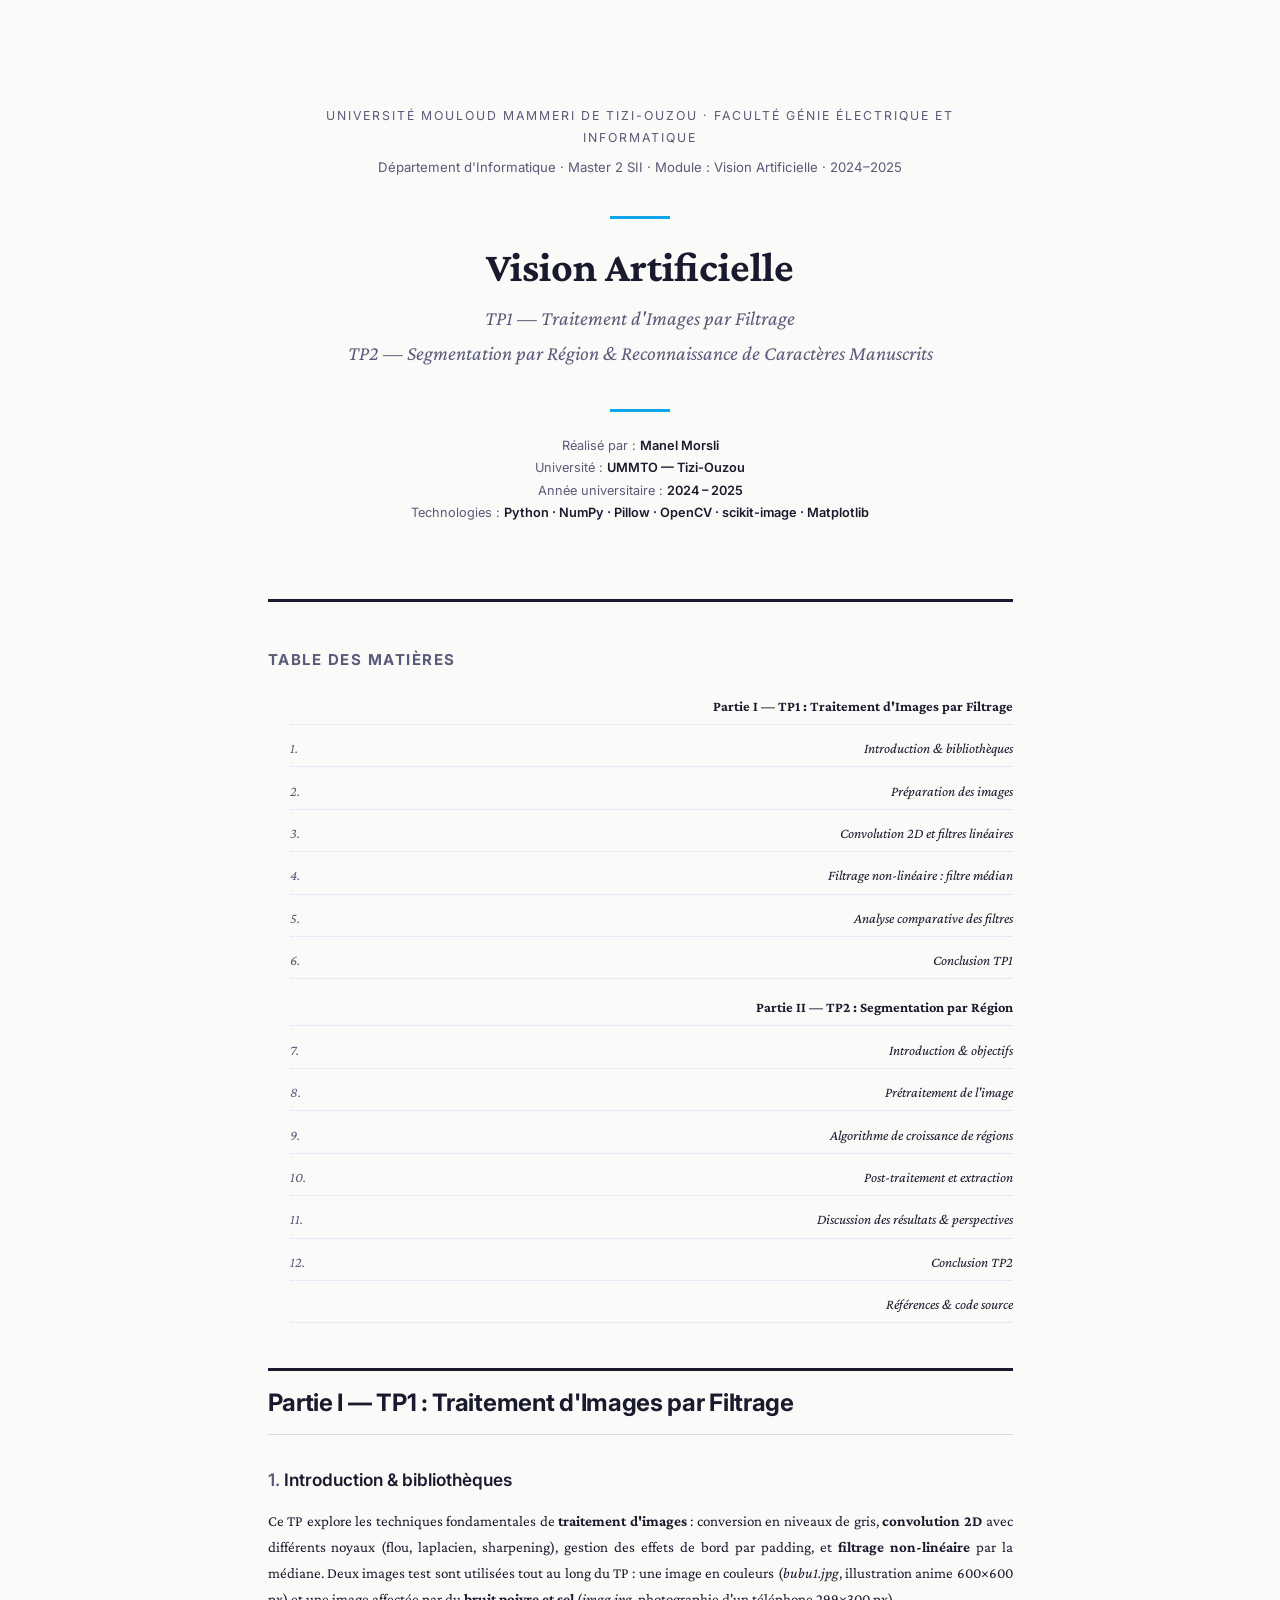
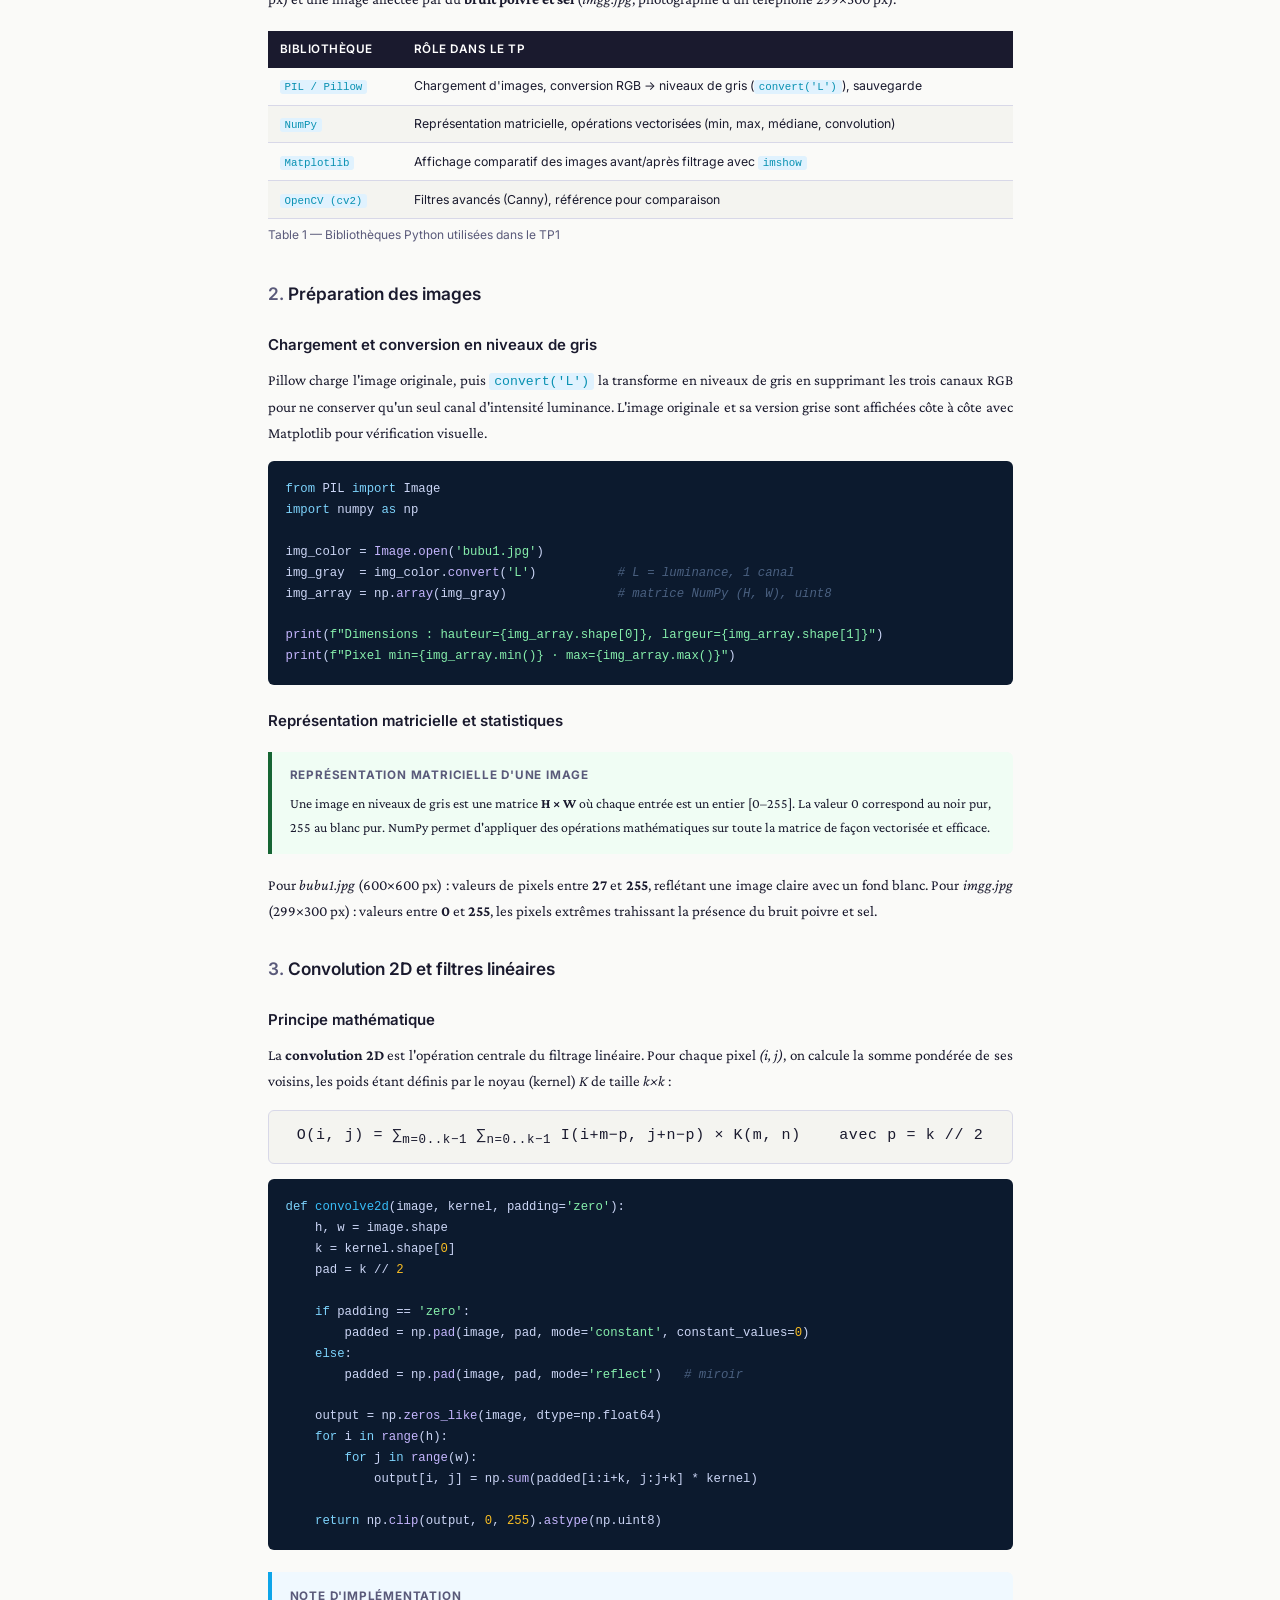
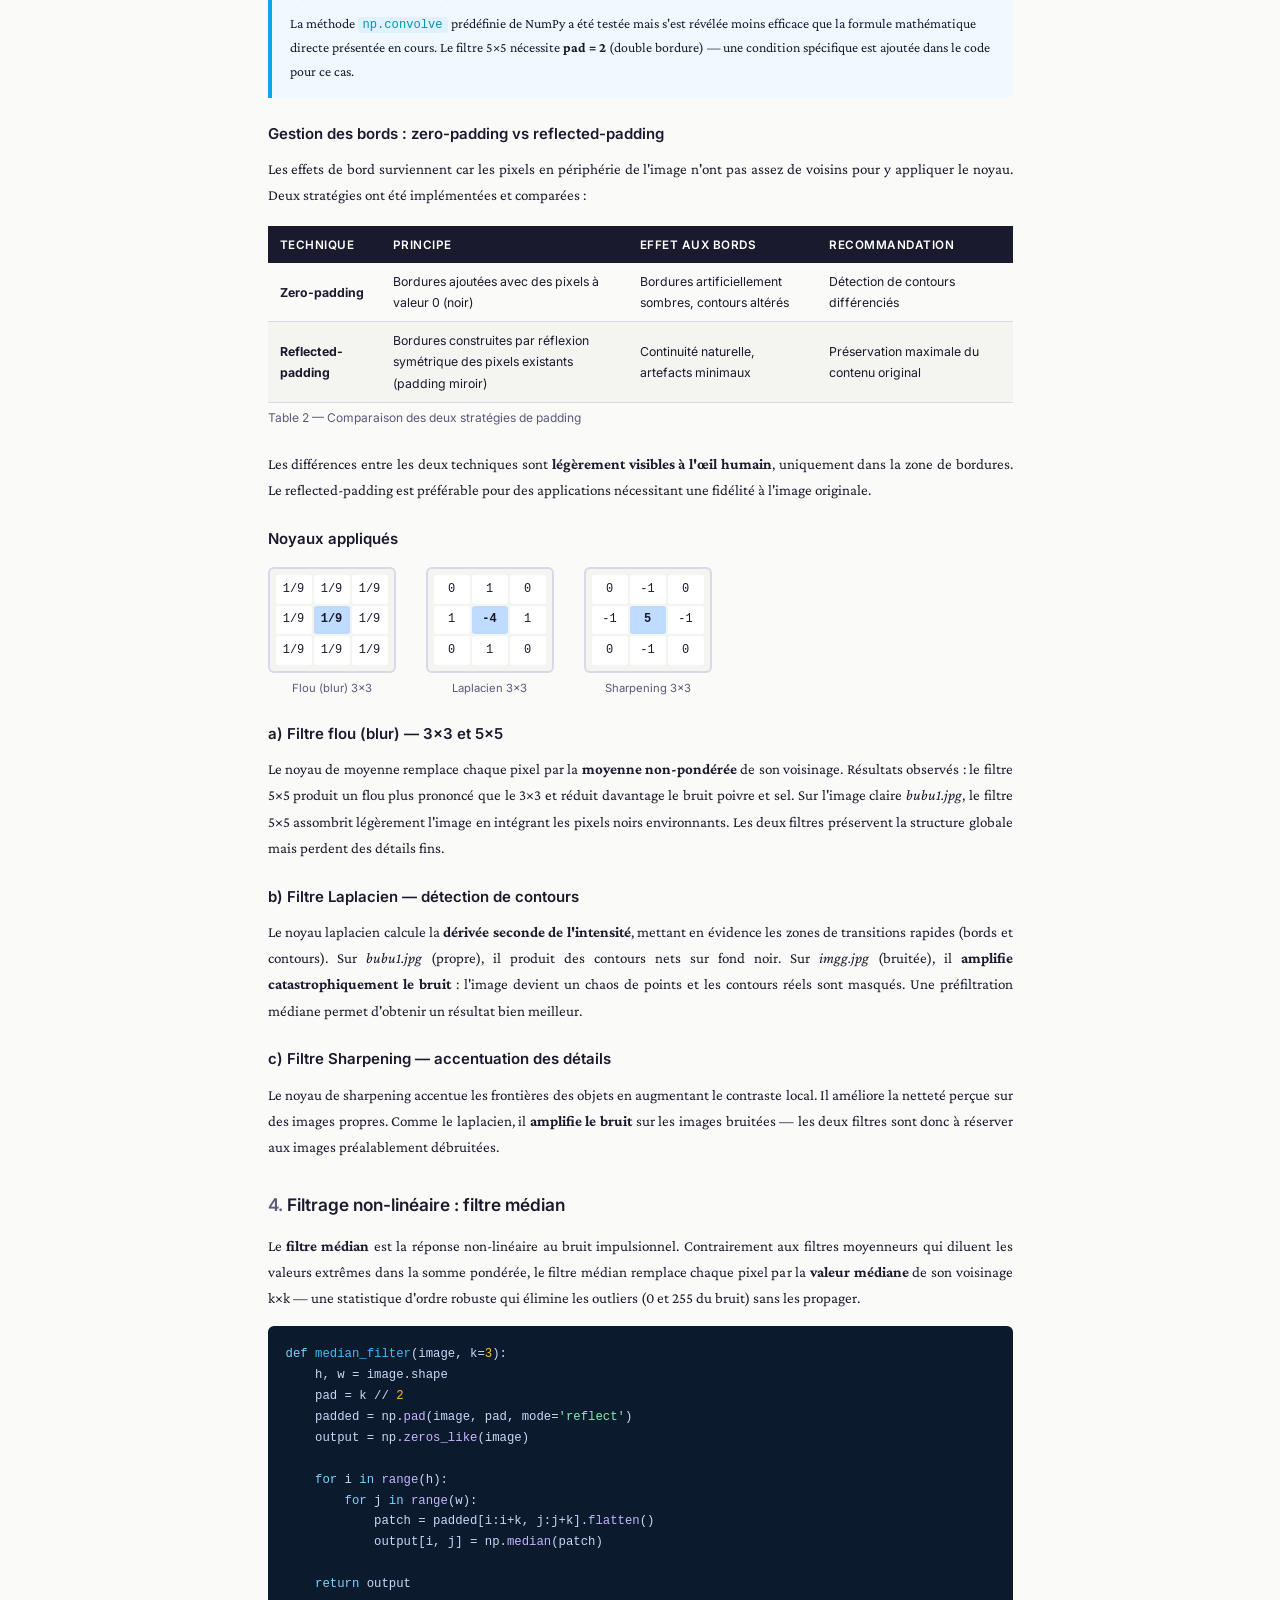
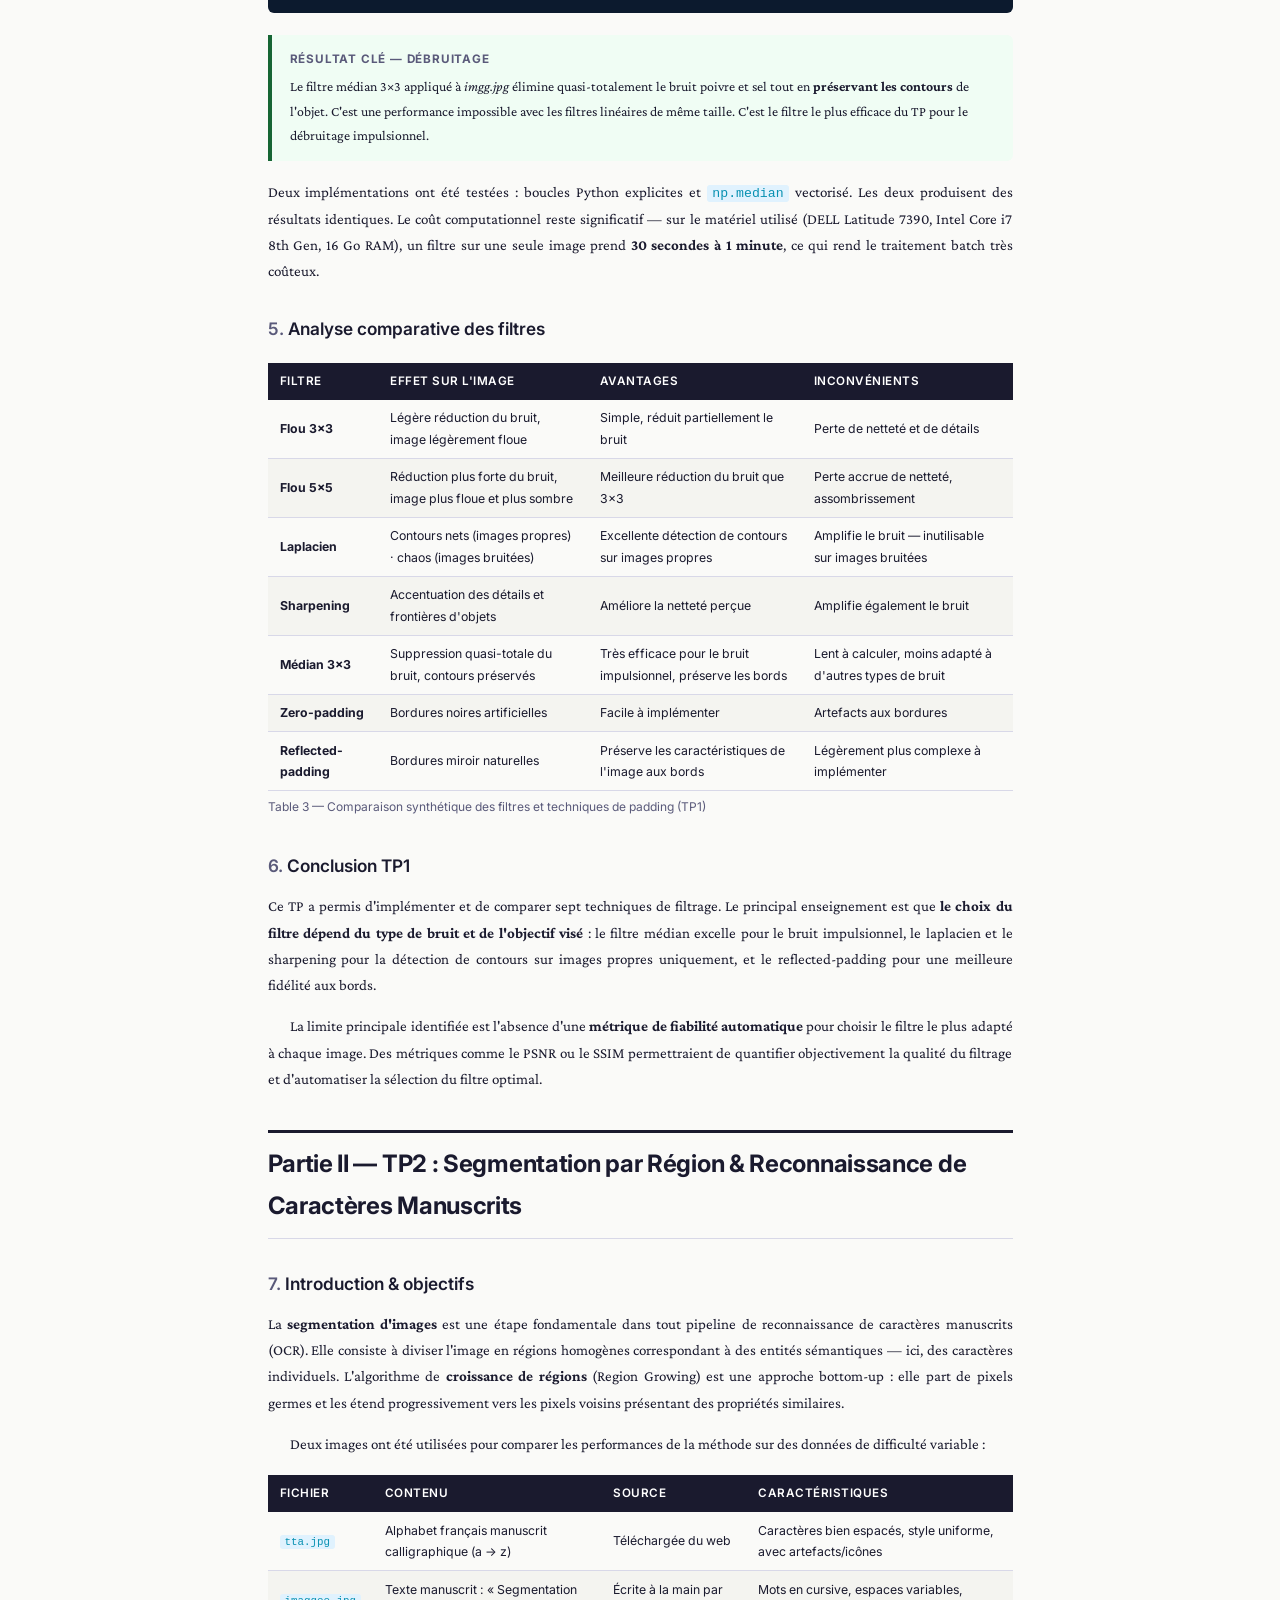
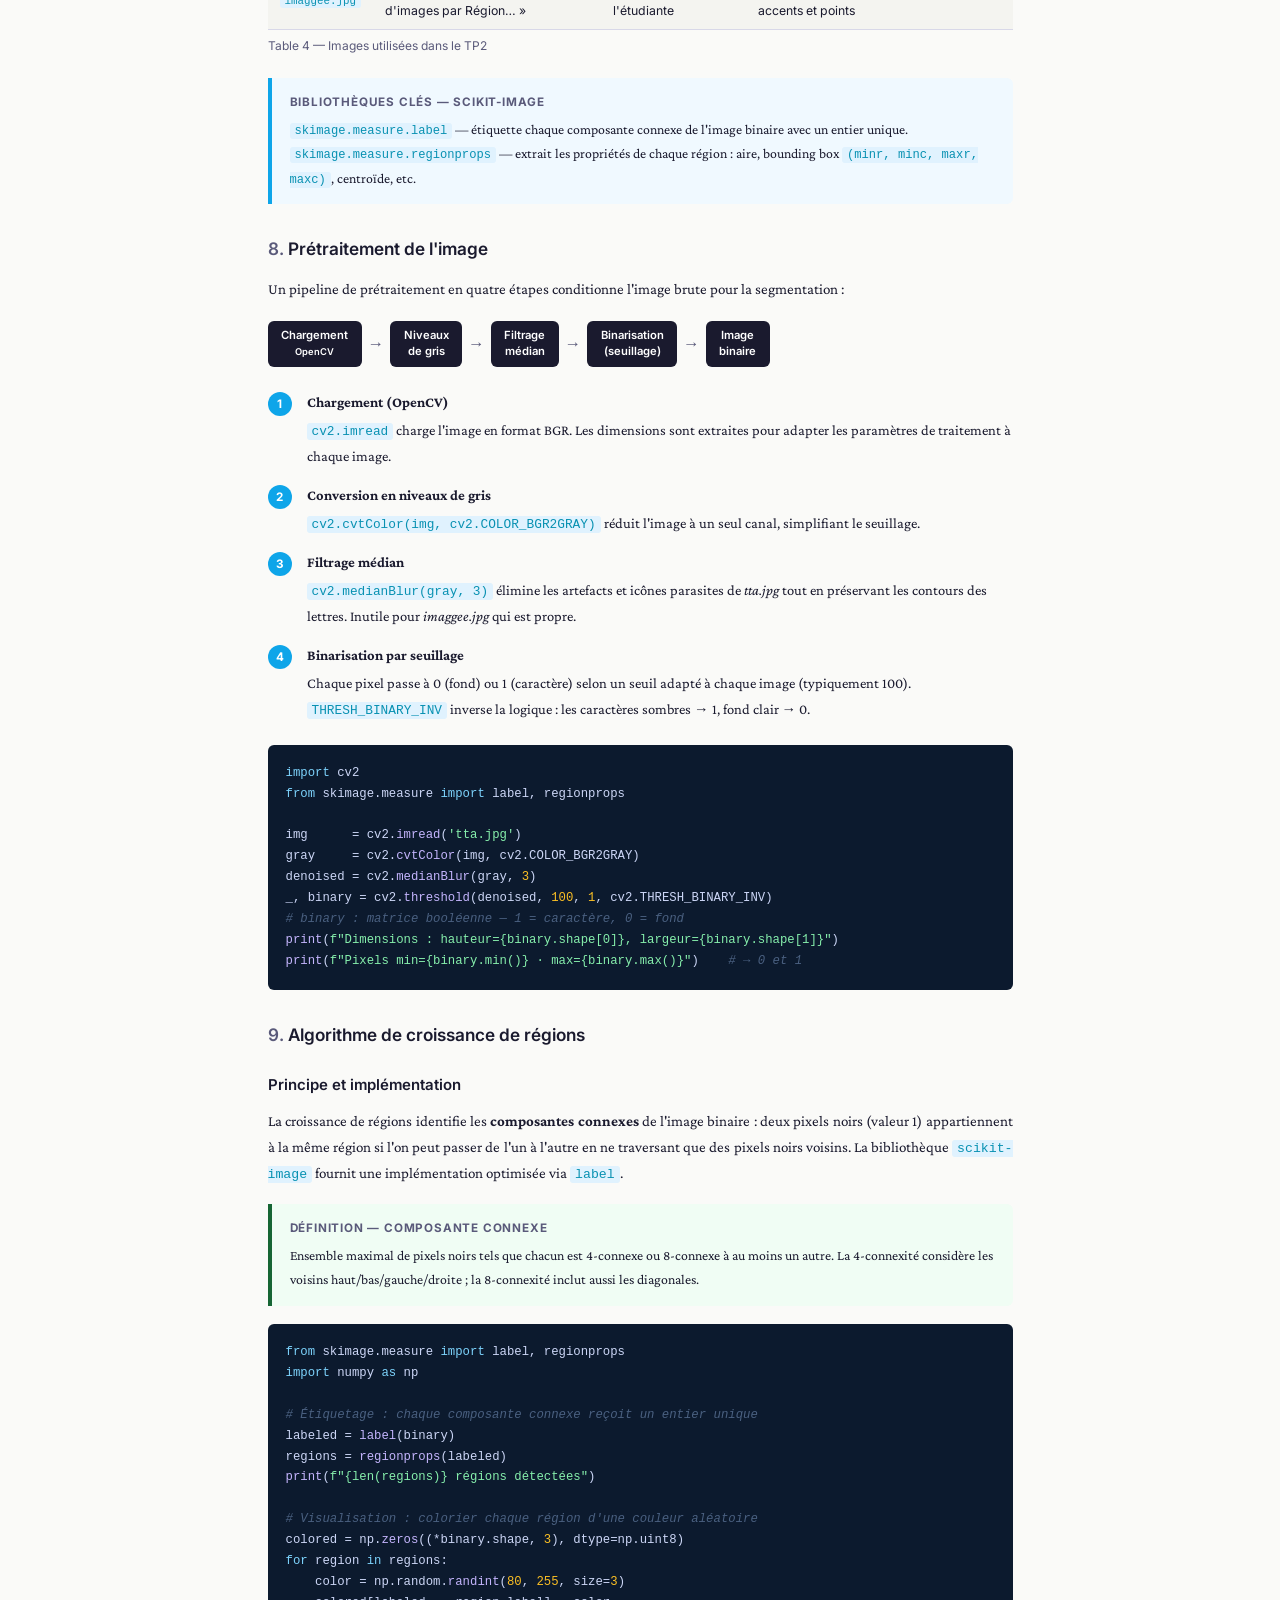
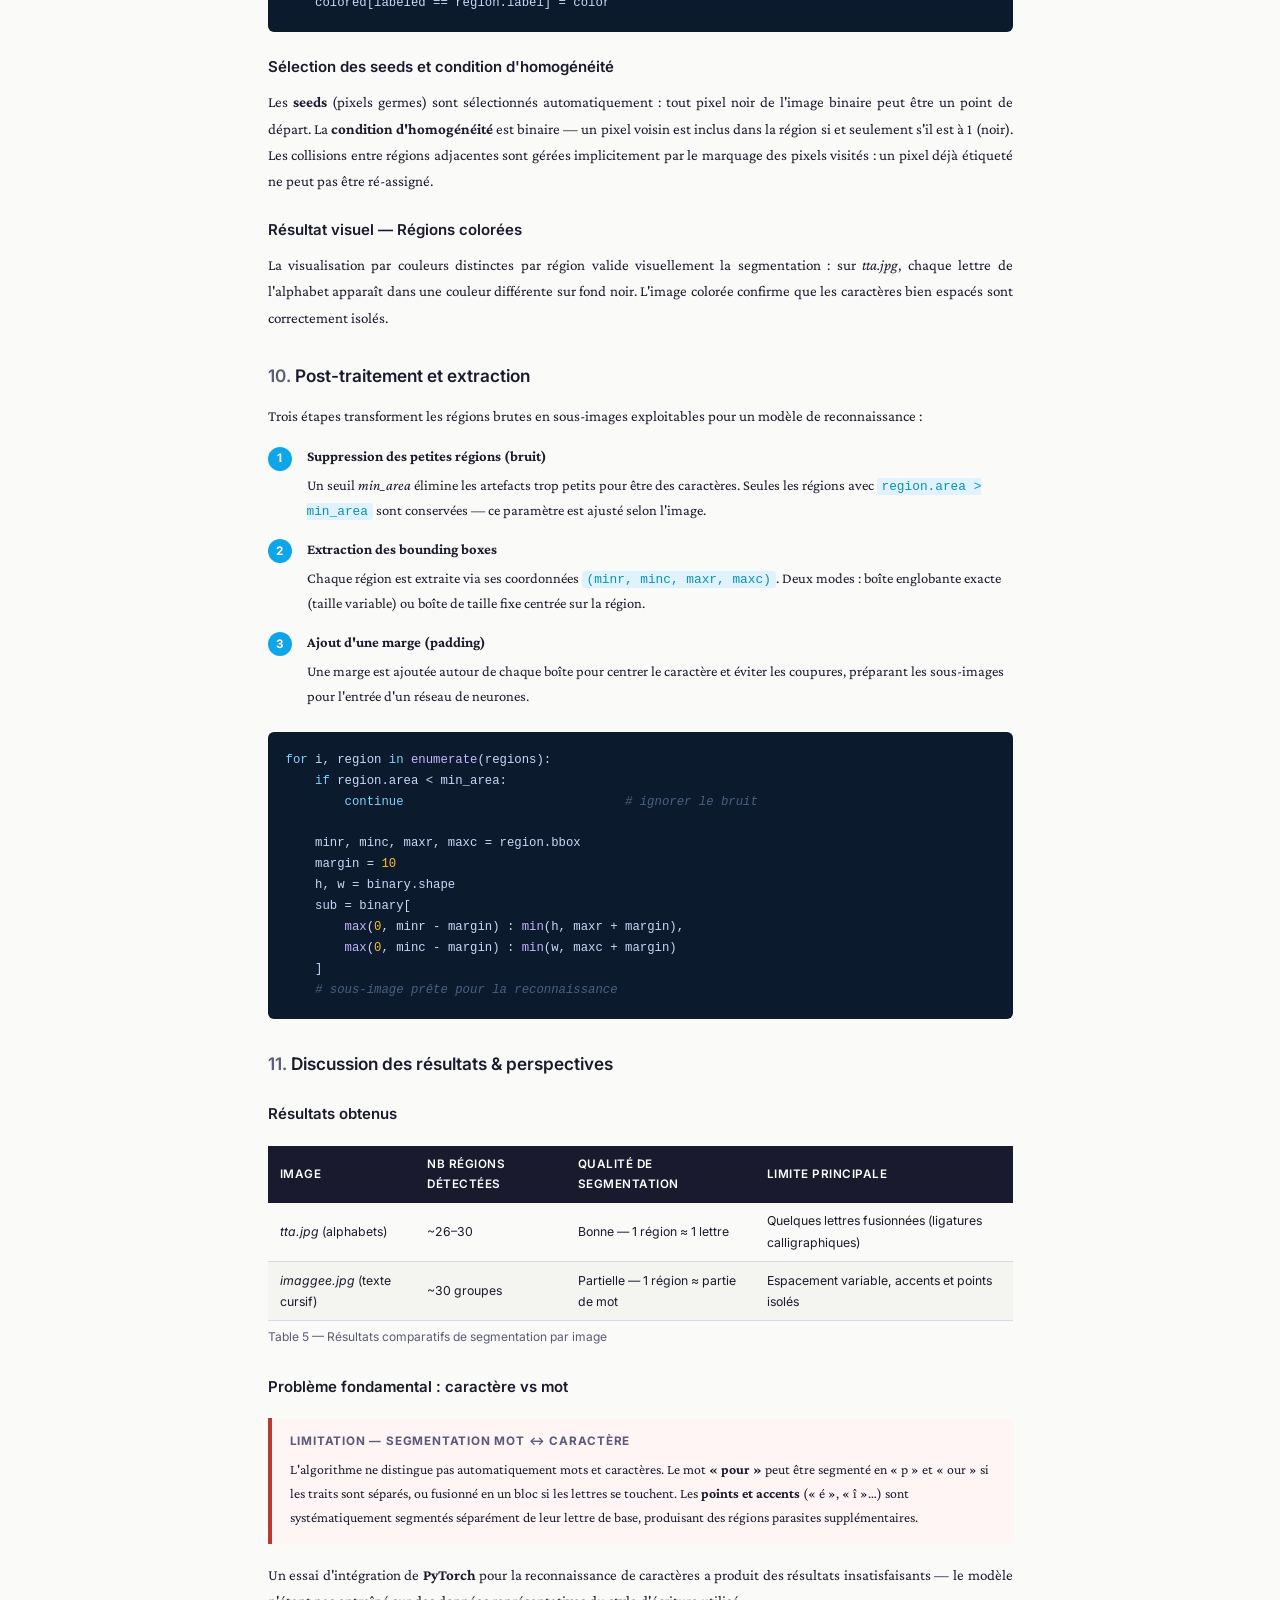
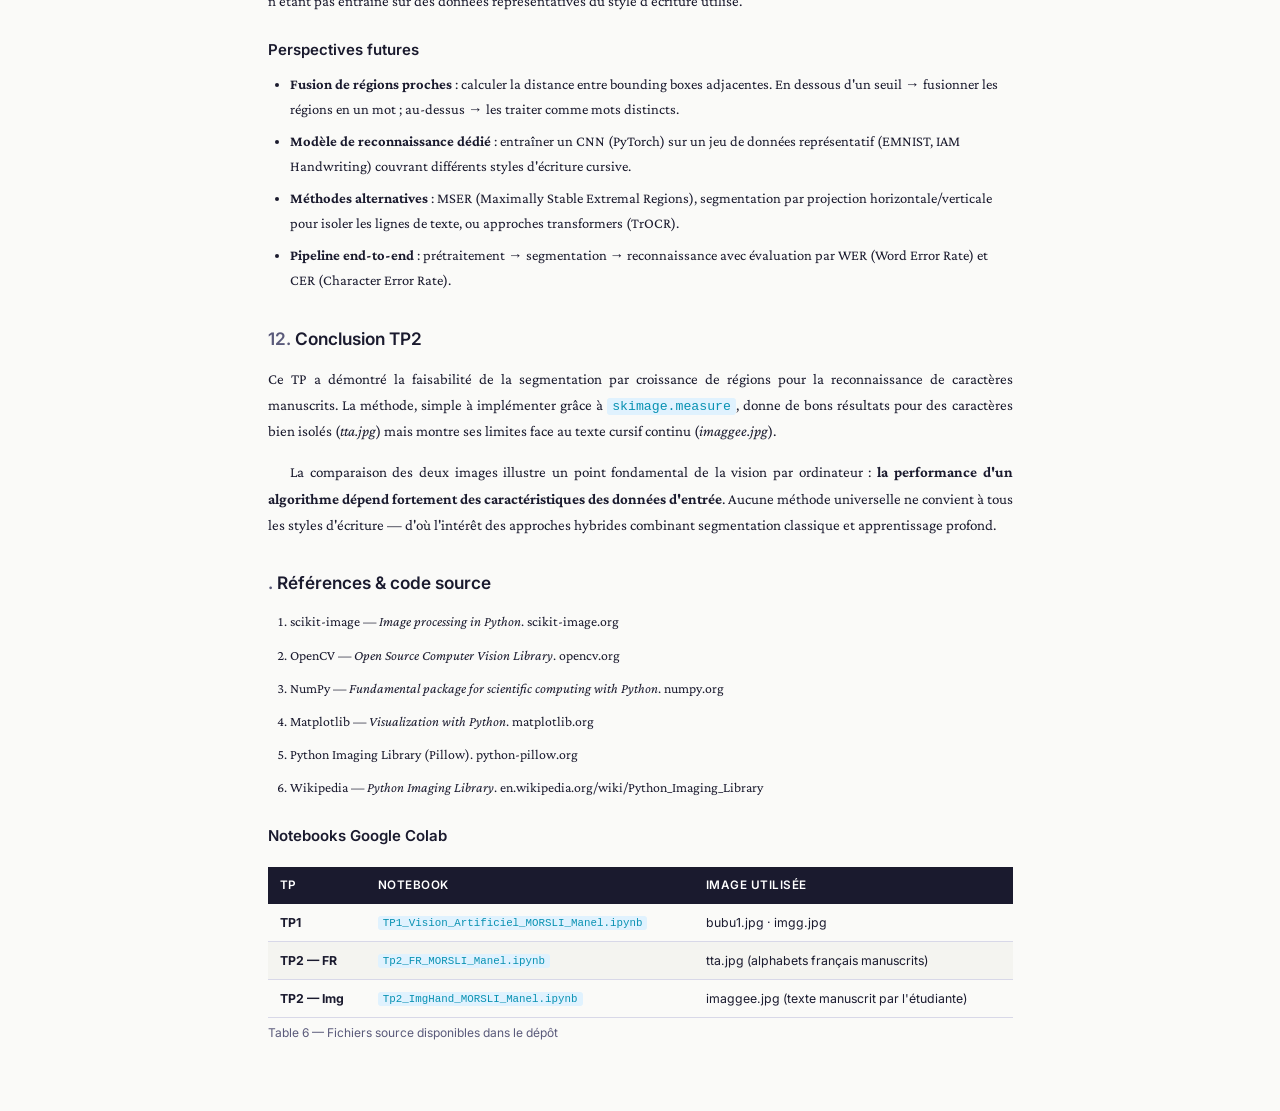
<file: public/repports/rapport_vision_artificielle.html>
<!DOCTYPE html>
<html lang="fr">
<head>
<meta charset="UTF-8">
<meta name="viewport" content="width=device-width, initial-scale=1.0">
<title>Rapport — Vision Artificielle · TP1 &amp; TP2 · MORSLI Manel</title>
<style>
@import url('https://fonts.googleapis.com/css2?family=Crimson+Pro:ital,wght@0,400;0,600;0,700;1,400&family=Inter:wght@400;500;600;700&display=swap');

*, *::before, *::after { box-sizing: border-box; margin: 0; padding: 0; }

:root {
  --ink:    #1a1a2e;
  --muted:  #5a5a7a;
  --line:   #d8d8e8;
  --accent: #0ea5e9;
  --teal:   #0891b2;
  --gold:   #b8860b;
  --bg:     #fafaf8;
  --card:   #f4f4f0;
  --red:    #c0392b;
  --blue:   #2563eb;
  --green:  #166534;
}

html { font-size: 15px; }

body {
  background: var(--bg);
  color: var(--ink);
  font-family: 'Crimson Pro', Georgia, serif;
  line-height: 1.75;
  max-width: 820px;
  margin: 0 auto;
  padding: 3rem 2.5rem;
}

@media print {
  body { padding: 0; max-width: none; }
  .no-print { display: none; }
  .page-break { break-before: page; }
  a { color: inherit; text-decoration: none; }
}

/* ── COVER ── */
.cover {
  text-align: center;
  padding: 4rem 2rem 5rem;
  border-bottom: 3px solid var(--ink);
  margin-bottom: 3rem;
}
.cover .univ {
  font-family: 'Inter', sans-serif;
  font-size: .82rem;
  text-transform: uppercase;
  letter-spacing: 2px;
  color: var(--muted);
  margin-bottom: .5rem;
}
.cover .module {
  font-family: 'Inter', sans-serif;
  font-size: .88rem;
  color: var(--muted);
  margin-bottom: 2.5rem;
}
.cover .title {
  font-size: 2.8rem;
  font-weight: 700;
  line-height: 1.2;
  margin-bottom: .6rem;
}
.cover .subtitle {
  font-size: 1.35rem;
  font-weight: 400;
  font-style: italic;
  color: var(--muted);
  margin-bottom: 2.5rem;
}
.cover .meta {
  font-family: 'Inter', sans-serif;
  font-size: .85rem;
  color: var(--muted);
}
.cover .meta span { font-weight: 600; color: var(--ink); }
.cover-rule { width: 60px; height: 3px; background: var(--accent); margin: 1.5rem auto; }

/* ── TOC ── */
.toc { margin-bottom: 3rem; }
.toc h2 { font-family: 'Inter', sans-serif; font-size: 1rem; text-transform: uppercase; letter-spacing: 1.5px; color: var(--muted); margin-bottom: 1rem; }
.toc ol { list-style: none; padding: 0; }
.toc li { display: flex; justify-content: space-between; padding: .35rem 0; border-bottom: 1px dotted var(--line); font-size: .95rem; }
.toc li .num { color: var(--muted); min-width: 2rem; }
.toc-part { font-weight: 700; margin-top: .6rem; }
.toc-sub  { padding-left: 1.5rem; font-style: italic; }

/* ── HEADINGS ── */
h1.part-title {
  font-family: 'Inter', sans-serif;
  font-size: 1.6rem;
  font-weight: 700;
  letter-spacing: -.3px;
  border-top: 3px solid var(--ink);
  border-bottom: 1px solid var(--line);
  padding: .7rem 0;
  margin: 2.5rem 0 1.5rem;
}
h2.section {
  font-family: 'Inter', sans-serif;
  font-size: 1.15rem;
  font-weight: 600;
  margin: 2rem 0 .8rem;
  color: var(--ink);
}
h2.section::before {
  content: attr(data-n) '. ';
  color: var(--muted);
}
h3.subsection {
  font-family: 'Inter', sans-serif;
  font-size: 1rem;
  font-weight: 600;
  margin: 1.5rem 0 .6rem;
  color: var(--ink);
}

/* ── BODY ── */
p { margin-bottom: 1rem; font-size: 1rem; text-align: justify; }
p + p { text-indent: 1.5em; }
strong { font-weight: 700; }
em { font-style: italic; }
ul, ol { margin-left: 1.5rem; margin-bottom: 1rem; font-size: .97rem; }
li { margin-bottom: .4rem; }

/* ── TABLES ── */
table { width: 100%; border-collapse: collapse; margin: 1.2rem 0; font-family: 'Inter', sans-serif; font-size: .82rem; }
th { background: var(--ink); color: #fff; text-align: left; padding: .55rem .8rem; font-weight: 600; font-size: .78rem; text-transform: uppercase; letter-spacing: .5px; }
td { padding: .5rem .8rem; border-bottom: 1px solid var(--line); }
tr:nth-child(even) td { background: var(--card); }
caption { font-family: 'Inter', sans-serif; font-size: .8rem; color: var(--muted); text-align: left; padding: .3rem 0; caption-side: bottom; }

/* ── CODE ── */
code {
  font-family: 'Consolas', 'Courier New', monospace;
  font-size: .88em;
  background: #e0f2fe;
  padding: 1px 5px;
  border-radius: 3px;
  color: var(--teal);
}
pre {
  background: #0c1a2e;
  color: #ccd6f6;
  border-radius: 6px;
  padding: 1.2rem;
  font-family: 'Consolas', 'Courier New', monospace;
  font-size: .82rem;
  line-height: 1.7;
  overflow-x: auto;
  margin: 1rem 0 1.5rem;
  white-space: pre-wrap;
}
pre .kw  { color: #7dd3fc; }
pre .cls { color: #38bdf8; }
pre .str { color: #86efac; }
pre .cmt { color: #4a6080; font-style: italic; }
pre .num { color: #fbbf24; }
pre .fn  { color: #c4b5fd; }

/* ── CALLOUTS ── */
.callout {
  border-left: 4px solid var(--gold);
  background: #fefce8;
  padding: .9rem 1.2rem;
  border-radius: 0 6px 6px 0;
  margin: 1.2rem 0;
  font-size: .92rem;
}
.callout.info { border-color: var(--accent); background: #f0f9ff; }
.callout.def  { border-color: var(--green);  background: #f0fdf4; }
.callout.warn { border-color: var(--red);    background: #fff5f5; }
.callout .callout-title {
  font-family: 'Inter', sans-serif;
  font-weight: 700;
  font-size: .78rem;
  text-transform: uppercase;
  letter-spacing: .8px;
  margin-bottom: .4rem;
  color: var(--muted);
}

/* ── PIPELINE ── */
.pipeline {
  display: flex;
  align-items: center;
  flex-wrap: wrap;
  gap: .4rem;
  margin: 1.2rem 0 1.5rem;
}
.pipe-step {
  background: var(--ink);
  color: #fff;
  font-family: 'Inter', sans-serif;
  font-size: .75rem;
  font-weight: 600;
  padding: .5rem .9rem;
  border-radius: 6px;
  text-align: center;
  line-height: 1.4;
}
.pipe-arrow { font-size: 1.1rem; color: var(--muted); }

/* ── STEPS ── */
.steps { counter-reset: step; margin: 1rem 0 1.5rem; }
.step { counter-increment: step; display: flex; gap: 1rem; margin-bottom: .9rem; align-items: flex-start; }
.step::before {
  content: counter(step);
  font-family: 'Inter', sans-serif;
  font-size: .78rem;
  font-weight: 700;
  background: var(--accent);
  color: #fff;
  width: 1.6rem;
  height: 1.6rem;
  border-radius: 50%;
  display: flex;
  align-items: center;
  justify-content: center;
  flex-shrink: 0;
  margin-top: .15rem;
}
.step-body { font-size: .97rem; }
.step-body strong { display: block; margin-bottom: .2rem; }

/* ── KERNELS ── */
.kernels-row { display: flex; flex-wrap: wrap; gap: 2rem; margin: 1rem 0 1.5rem; align-items: flex-start; }
.kernel-block { display: flex; flex-direction: column; align-items: center; }
.kernel {
  display: inline-grid;
  gap: 2px;
  border: 2px solid var(--line);
  padding: 6px;
  border-radius: 6px;
  background: var(--card);
  font-family: 'Consolas', monospace;
  font-size: .8rem;
}
.kernel.k3 { grid-template-columns: repeat(3, 2.4rem); }
.kernel span { text-align: center; padding: .25rem; background: #fff; border-radius: 3px; }
.kernel span.center { background: #bfdbfe; font-weight: 700; }
.kernel-label { font-family: 'Inter', sans-serif; font-size: .75rem; color: var(--muted); margin-top: .4rem; text-align: center; }

/* ── FIG ── */
.fig { background: var(--card); border: 1px solid var(--line); border-radius: 8px; padding: 1.5rem; margin: 1.5rem 0; text-align: center; }
.fig-cap { font-family: 'Inter', sans-serif; font-size: .78rem; color: var(--muted); margin-top: .8rem; }

/* ── FORMULA ── */
.formula {
  font-family: 'Consolas', monospace;
  font-size: 1rem;
  background: var(--card);
  border: 1px solid var(--line);
  border-radius: 6px;
  padding: .8rem 1.2rem;
  margin: 1rem 0;
  text-align: center;
  letter-spacing: .04em;
}

/* ── BIBLIO ── */
.biblio li { margin-bottom: .6rem; font-size: .92rem; }
</style>
</head>
<body>

<!-- ══════════════════════════════════════════════════════
     COVER
══════════════════════════════════════════════════════ -->
<div class="cover">
  <div class="univ">Université Mouloud Mammeri de Tizi-Ouzou · Faculté Génie Électrique et Informatique</div>
  <div class="module">Département d'Informatique · Master 2 SII · Module : Vision Artificielle · 2024–2025</div>
  <div class="cover-rule"></div>
  <div class="title">Vision Artificielle</div>
  <div class="subtitle">
    TP1 — Traitement d'Images par Filtrage<br>
    TP2 — Segmentation par Région &amp; Reconnaissance de Caractères Manuscrits
  </div>
  <div class="cover-rule"></div>
  <div class="meta">
    Réalisé par : <span>Manel Morsli</span><br>
    Université : <span>UMMTO — Tizi-Ouzou</span><br>
    Année universitaire : <span>2024 – 2025</span><br>
    Technologies : <span>Python · NumPy · Pillow · OpenCV · scikit-image · Matplotlib</span>
  </div>
</div>


<!-- ══════════════════════════════════════════════════════
     TABLE OF CONTENTS
══════════════════════════════════════════════════════ -->
<div class="toc">
  <h2>Table des matières</h2>
  <ol>
    <li class="toc-part"><span class="num"></span><span>Partie I — TP1 : Traitement d'Images par Filtrage</span></li>
    <li class="toc-sub"><span class="num">1.</span><span>Introduction &amp; bibliothèques</span></li>
    <li class="toc-sub"><span class="num">2.</span><span>Préparation des images</span></li>
    <li class="toc-sub"><span class="num">3.</span><span>Convolution 2D et filtres linéaires</span></li>
    <li class="toc-sub"><span class="num">4.</span><span>Filtrage non-linéaire : filtre médian</span></li>
    <li class="toc-sub"><span class="num">5.</span><span>Analyse comparative des filtres</span></li>
    <li class="toc-sub"><span class="num">6.</span><span>Conclusion TP1</span></li>
    <li class="toc-part" style="margin-top:.7rem"><span class="num"></span><span>Partie II — TP2 : Segmentation par Région</span></li>
    <li class="toc-sub"><span class="num">7.</span><span>Introduction &amp; objectifs</span></li>
    <li class="toc-sub"><span class="num">8.</span><span>Prétraitement de l'image</span></li>
    <li class="toc-sub"><span class="num">9.</span><span>Algorithme de croissance de régions</span></li>
    <li class="toc-sub"><span class="num">10.</span><span>Post-traitement et extraction</span></li>
    <li class="toc-sub"><span class="num">11.</span><span>Discussion des résultats &amp; perspectives</span></li>
    <li class="toc-sub"><span class="num">12.</span><span>Conclusion TP2</span></li>
    <li class="toc-sub"><span class="num"></span><span>Références &amp; code source</span></li>
  </ol>
</div>


<!-- ══════════════════════════════════════════════════════
     PARTIE I — TP1
══════════════════════════════════════════════════════ -->
<h1 class="part-title page-break">Partie I — TP1 : Traitement d'Images par Filtrage</h1>

<h2 class="section" data-n="1">Introduction &amp; bibliothèques</h2>

<p>
  Ce TP explore les techniques fondamentales de <strong>traitement d'images</strong> : conversion en niveaux de gris, <strong>convolution 2D</strong> avec différents noyaux (flou, laplacien, sharpening), gestion des effets de bord par padding, et <strong>filtrage non-linéaire</strong> par la médiane. Deux images test sont utilisées tout au long du TP : une image en couleurs (<em>bubu1.jpg</em>, illustration anime 600×600 px) et une image affectée par du <strong>bruit poivre et sel</strong> (<em>imgg.jpg</em>, photographie d'un téléphone 299×300 px).
</p>

<table>
  <thead><tr><th>Bibliothèque</th><th>Rôle dans le TP</th></tr></thead>
  <tbody>
    <tr><td><code>PIL / Pillow</code></td><td>Chargement d'images, conversion RGB → niveaux de gris (<code>convert('L')</code>), sauvegarde</td></tr>
    <tr><td><code>NumPy</code></td><td>Représentation matricielle, opérations vectorisées (min, max, médiane, convolution)</td></tr>
    <tr><td><code>Matplotlib</code></td><td>Affichage comparatif des images avant/après filtrage avec <code>imshow</code></td></tr>
    <tr><td><code>OpenCV (cv2)</code></td><td>Filtres avancés (Canny), référence pour comparaison</td></tr>
  </tbody>
  <caption>Table 1 — Bibliothèques Python utilisées dans le TP1</caption>
</table>


<h2 class="section" data-n="2">Préparation des images</h2>

<h3 class="subsection">Chargement et conversion en niveaux de gris</h3>
<p>
  Pillow charge l'image originale, puis <code>convert('L')</code> la transforme en niveaux de gris en supprimant les trois canaux RGB pour ne conserver qu'un seul canal d'intensité luminance. L'image originale et sa version grise sont affichées côte à côte avec Matplotlib pour vérification visuelle.
</p>

<pre><span class="kw">from</span> PIL <span class="kw">import</span> Image
<span class="kw">import</span> numpy <span class="kw">as</span> np

img_color = <span class="fn">Image.open</span>(<span class="str">'bubu1.jpg'</span>)
img_gray  = img_color.<span class="fn">convert</span>(<span class="str">'L'</span>)           <span class="cmt"># L = luminance, 1 canal</span>
img_array = np.<span class="fn">array</span>(img_gray)               <span class="cmt"># matrice NumPy (H, W), uint8</span>

<span class="fn">print</span>(<span class="str">f"Dimensions : hauteur={img_array.shape[0]}, largeur={img_array.shape[1]}"</span>)
<span class="fn">print</span>(<span class="str">f"Pixel min={img_array.min()} · max={img_array.max()}"</span>)</pre>

<h3 class="subsection">Représentation matricielle et statistiques</h3>

<div class="callout def">
  <div class="callout-title">Représentation matricielle d'une image</div>
  Une image en niveaux de gris est une matrice <strong>H × W</strong> où chaque entrée est un entier [0–255]. La valeur 0 correspond au noir pur, 255 au blanc pur. NumPy permet d'appliquer des opérations mathématiques sur toute la matrice de façon vectorisée et efficace.
</div>

<p>
  Pour <em>bubu1.jpg</em> (600×600 px) : valeurs de pixels entre <strong>27</strong> et <strong>255</strong>, reflétant une image claire avec un fond blanc. Pour <em>imgg.jpg</em> (299×300 px) : valeurs entre <strong>0</strong> et <strong>255</strong>, les pixels extrêmes trahissant la présence du bruit poivre et sel.
</p>


<h2 class="section" data-n="3">Convolution 2D et filtres linéaires</h2>

<h3 class="subsection">Principe mathématique</h3>
<p>
  La <strong>convolution 2D</strong> est l'opération centrale du filtrage linéaire. Pour chaque pixel <em>(i, j)</em>, on calcule la somme pondérée de ses voisins, les poids étant définis par le noyau (kernel) <em>K</em> de taille <em>k×k</em> :
</p>

<div class="formula">
  O(i, j) = &sum;<sub>m=0..k&minus;1</sub> &sum;<sub>n=0..k&minus;1</sub> I(i+m&minus;p, j+n&minus;p) &times; K(m, n) &nbsp;&nbsp; avec p = k // 2
</div>

<pre><span class="kw">def</span> <span class="cls">convolve2d</span>(image, kernel, padding=<span class="str">'zero'</span>):
    h, w = image.shape
    k = kernel.shape[<span class="num">0</span>]
    pad = k // <span class="num">2</span>

    <span class="kw">if</span> padding == <span class="str">'zero'</span>:
        padded = np.<span class="fn">pad</span>(image, pad, mode=<span class="str">'constant'</span>, constant_values=<span class="num">0</span>)
    <span class="kw">else</span>:
        padded = np.<span class="fn">pad</span>(image, pad, mode=<span class="str">'reflect'</span>)   <span class="cmt"># miroir</span>

    output = np.<span class="fn">zeros_like</span>(image, dtype=np.float64)
    <span class="kw">for</span> i <span class="kw">in</span> <span class="fn">range</span>(h):
        <span class="kw">for</span> j <span class="kw">in</span> <span class="fn">range</span>(w):
            output[i, j] = np.<span class="fn">sum</span>(padded[i:i+k, j:j+k] * kernel)

    <span class="kw">return</span> np.<span class="fn">clip</span>(output, <span class="num">0</span>, <span class="num">255</span>).<span class="fn">astype</span>(np.uint8)</pre>

<div class="callout info">
  <div class="callout-title">Note d'implémentation</div>
  La méthode <code>np.convolve</code> prédéfinie de NumPy a été testée mais s'est révélée moins efficace que la formule mathématique directe présentée en cours. Le filtre 5×5 nécessite <strong>pad = 2</strong> (double bordure) — une condition spécifique est ajoutée dans le code pour ce cas.
</div>

<h3 class="subsection">Gestion des bords : zero-padding vs reflected-padding</h3>
<p>
  Les effets de bord surviennent car les pixels en périphérie de l'image n'ont pas assez de voisins pour y appliquer le noyau. Deux stratégies ont été implémentées et comparées :
</p>

<table>
  <thead><tr><th>Technique</th><th>Principe</th><th>Effet aux bords</th><th>Recommandation</th></tr></thead>
  <tbody>
    <tr><td><strong>Zero-padding</strong></td><td>Bordures ajoutées avec des pixels à valeur 0 (noir)</td><td>Bordures artificiellement sombres, contours altérés</td><td>Détection de contours différenciés</td></tr>
    <tr><td><strong>Reflected-padding</strong></td><td>Bordures construites par réflexion symétrique des pixels existants (padding miroir)</td><td>Continuité naturelle, artefacts minimaux</td><td>Préservation maximale du contenu original</td></tr>
  </tbody>
  <caption>Table 2 — Comparaison des deux stratégies de padding</caption>
</table>

<p>
  Les différences entre les deux techniques sont <strong>légèrement visibles à l'œil humain</strong>, uniquement dans la zone de bordures. Le reflected-padding est préférable pour des applications nécessitant une fidélité à l'image originale.
</p>

<h3 class="subsection">Noyaux appliqués</h3>

<div class="kernels-row">
  <div class="kernel-block">
    <div class="kernel k3">
      <span>1/9</span><span>1/9</span><span>1/9</span>
      <span>1/9</span><span class="center">1/9</span><span>1/9</span>
      <span>1/9</span><span>1/9</span><span>1/9</span>
    </div>
    <div class="kernel-label">Flou (blur) 3×3</div>
  </div>
  <div class="kernel-block">
    <div class="kernel k3">
      <span>0</span><span>1</span><span>0</span>
      <span>1</span><span class="center">-4</span><span>1</span>
      <span>0</span><span>1</span><span>0</span>
    </div>
    <div class="kernel-label">Laplacien 3×3</div>
  </div>
  <div class="kernel-block">
    <div class="kernel k3">
      <span>0</span><span>-1</span><span>0</span>
      <span>-1</span><span class="center">5</span><span>-1</span>
      <span>0</span><span>-1</span><span>0</span>
    </div>
    <div class="kernel-label">Sharpening 3×3</div>
  </div>
</div>

<h3 class="subsection">a) Filtre flou (blur) — 3×3 et 5×5</h3>
<p>
  Le noyau de moyenne remplace chaque pixel par la <strong>moyenne non-pondérée</strong> de son voisinage. Résultats observés : le filtre 5×5 produit un flou plus prononcé que le 3×3 et réduit davantage le bruit poivre et sel. Sur l'image claire <em>bubu1.jpg</em>, le filtre 5×5 assombrit légèrement l'image en intégrant les pixels noirs environnants. Les deux filtres préservent la structure globale mais perdent des détails fins.
</p>

<h3 class="subsection">b) Filtre Laplacien — détection de contours</h3>
<p>
  Le noyau laplacien calcule la <strong>dérivée seconde de l'intensité</strong>, mettant en évidence les zones de transitions rapides (bords et contours). Sur <em>bubu1.jpg</em> (propre), il produit des contours nets sur fond noir. Sur <em>imgg.jpg</em> (bruitée), il <strong>amplifie catastrophiquement le bruit</strong> : l'image devient un chaos de points et les contours réels sont masqués. Une préfiltration médiane permet d'obtenir un résultat bien meilleur.
</p>

<h3 class="subsection">c) Filtre Sharpening — accentuation des détails</h3>
<p>
  Le noyau de sharpening accentue les frontières des objets en augmentant le contraste local. Il améliore la netteté perçue sur des images propres. Comme le laplacien, il <strong>amplifie le bruit</strong> sur les images bruitées — les deux filtres sont donc à réserver aux images préalablement débruitées.
</p>


<h2 class="section" data-n="4">Filtrage non-linéaire : filtre médian</h2>

<p>
  Le <strong>filtre médian</strong> est la réponse non-linéaire au bruit impulsionnel. Contrairement aux filtres moyenneurs qui diluent les valeurs extrêmes dans la somme pondérée, le filtre médian remplace chaque pixel par la <strong>valeur médiane</strong> de son voisinage k×k — une statistique d'ordre robuste qui élimine les outliers (0 et 255 du bruit) sans les propager.
</p>

<pre><span class="kw">def</span> <span class="cls">median_filter</span>(image, k=<span class="num">3</span>):
    h, w = image.shape
    pad = k // <span class="num">2</span>
    padded = np.<span class="fn">pad</span>(image, pad, mode=<span class="str">'reflect'</span>)
    output = np.<span class="fn">zeros_like</span>(image)

    <span class="kw">for</span> i <span class="kw">in</span> <span class="fn">range</span>(h):
        <span class="kw">for</span> j <span class="kw">in</span> <span class="fn">range</span>(w):
            patch = padded[i:i+k, j:j+k].<span class="fn">flatten</span>()
            output[i, j] = np.<span class="fn">median</span>(patch)

    <span class="kw">return</span> output</pre>

<div class="callout def">
  <div class="callout-title">Résultat clé — Débruitage</div>
  Le filtre médian 3×3 appliqué à <em>imgg.jpg</em> élimine quasi-totalement le bruit poivre et sel tout en <strong>préservant les contours</strong> de l'objet. C'est une performance impossible avec les filtres linéaires de même taille. C'est le filtre le plus efficace du TP pour le débruitage impulsionnel.
</div>

<p>
  Deux implémentations ont été testées : boucles Python explicites et <code>np.median</code> vectorisé. Les deux produisent des résultats identiques. Le coût computationnel reste significatif — sur le matériel utilisé (DELL Latitude 7390, Intel Core i7 8th Gen, 16 Go RAM), un filtre sur une seule image prend <strong>30 secondes à 1 minute</strong>, ce qui rend le traitement batch très coûteux.
</p>


<h2 class="section" data-n="5">Analyse comparative des filtres</h2>

<table>
  <thead>
    <tr><th>Filtre</th><th>Effet sur l'image</th><th>Avantages</th><th>Inconvénients</th></tr>
  </thead>
  <tbody>
    <tr>
      <td><strong>Flou 3×3</strong></td>
      <td>Légère réduction du bruit, image légèrement floue</td>
      <td>Simple, réduit partiellement le bruit</td>
      <td>Perte de netteté et de détails</td>
    </tr>
    <tr>
      <td><strong>Flou 5×5</strong></td>
      <td>Réduction plus forte du bruit, image plus floue et plus sombre</td>
      <td>Meilleure réduction du bruit que 3×3</td>
      <td>Perte accrue de netteté, assombrissement</td>
    </tr>
    <tr>
      <td><strong>Laplacien</strong></td>
      <td>Contours nets (images propres) · chaos (images bruitées)</td>
      <td>Excellente détection de contours sur images propres</td>
      <td>Amplifie le bruit — inutilisable sur images bruitées</td>
    </tr>
    <tr>
      <td><strong>Sharpening</strong></td>
      <td>Accentuation des détails et frontières d'objets</td>
      <td>Améliore la netteté perçue</td>
      <td>Amplifie également le bruit</td>
    </tr>
    <tr>
      <td><strong>Médian 3×3</strong></td>
      <td>Suppression quasi-totale du bruit, contours préservés</td>
      <td>Très efficace pour le bruit impulsionnel, préserve les bords</td>
      <td>Lent à calculer, moins adapté à d'autres types de bruit</td>
    </tr>
    <tr>
      <td><strong>Zero-padding</strong></td>
      <td>Bordures noires artificielles</td>
      <td>Facile à implémenter</td>
      <td>Artefacts aux bordures</td>
    </tr>
    <tr>
      <td><strong>Reflected-padding</strong></td>
      <td>Bordures miroir naturelles</td>
      <td>Préserve les caractéristiques de l'image aux bords</td>
      <td>Légèrement plus complexe à implémenter</td>
    </tr>
  </tbody>
  <caption>Table 3 — Comparaison synthétique des filtres et techniques de padding (TP1)</caption>
</table>


<h2 class="section" data-n="6">Conclusion TP1</h2>

<p>
  Ce TP a permis d'implémenter et de comparer sept techniques de filtrage. Le principal enseignement est que <strong>le choix du filtre dépend du type de bruit et de l'objectif visé</strong> : le filtre médian excelle pour le bruit impulsionnel, le laplacien et le sharpening pour la détection de contours sur images propres uniquement, et le reflected-padding pour une meilleure fidélité aux bords.
</p>
<p>
  La limite principale identifiée est l'absence d'une <strong>métrique de fiabilité automatique</strong> pour choisir le filtre le plus adapté à chaque image. Des métriques comme le PSNR ou le SSIM permettraient de quantifier objectivement la qualité du filtrage et d'automatiser la sélection du filtre optimal.
</p>


<!-- ══════════════════════════════════════════════════════
     PARTIE II — TP2
══════════════════════════════════════════════════════ -->
<h1 class="part-title page-break">Partie II — TP2 : Segmentation par Région &amp; Reconnaissance de Caractères Manuscrits</h1>

<h2 class="section" data-n="7">Introduction &amp; objectifs</h2>

<p>
  La <strong>segmentation d'images</strong> est une étape fondamentale dans tout pipeline de reconnaissance de caractères manuscrits (OCR). Elle consiste à diviser l'image en régions homogènes correspondant à des entités sémantiques — ici, des caractères individuels. L'algorithme de <strong>croissance de régions</strong> (Region Growing) est une approche bottom-up : elle part de pixels germes et les étend progressivement vers les pixels voisins présentant des propriétés similaires.
</p>

<p>
  Deux images ont été utilisées pour comparer les performances de la méthode sur des données de difficulté variable :
</p>

<table>
  <thead><tr><th>Fichier</th><th>Contenu</th><th>Source</th><th>Caractéristiques</th></tr></thead>
  <tbody>
    <tr>
      <td><code>tta.jpg</code></td>
      <td>Alphabet français manuscrit calligraphique (a → z)</td>
      <td>Téléchargée du web</td>
      <td>Caractères bien espacés, style uniforme, avec artefacts/icônes</td>
    </tr>
    <tr>
      <td><code>imaggee.jpg</code></td>
      <td>Texte manuscrit : « Segmentation d'images par Région… »</td>
      <td>Écrite à la main par l'étudiante</td>
      <td>Mots en cursive, espaces variables, accents et points</td>
    </tr>
  </tbody>
  <caption>Table 4 — Images utilisées dans le TP2</caption>
</table>

<div class="callout info">
  <div class="callout-title">Bibliothèques clés — scikit-image</div>
  <code>skimage.measure.label</code> — étiquette chaque composante connexe de l'image binaire avec un entier unique.<br>
  <code>skimage.measure.regionprops</code> — extrait les propriétés de chaque région : aire, bounding box <code>(minr, minc, maxr, maxc)</code>, centroïde, etc.
</div>


<h2 class="section" data-n="8">Prétraitement de l'image</h2>

<p>Un pipeline de prétraitement en quatre étapes conditionne l'image brute pour la segmentation :</p>

<div class="pipeline">
  <div class="pipe-step">Chargement<br><small>OpenCV</small></div>
  <div class="pipe-arrow">→</div>
  <div class="pipe-step">Niveaux<br>de gris</div>
  <div class="pipe-arrow">→</div>
  <div class="pipe-step">Filtrage<br>médian</div>
  <div class="pipe-arrow">→</div>
  <div class="pipe-step">Binarisation<br>(seuillage)</div>
  <div class="pipe-arrow">→</div>
  <div class="pipe-step">Image<br>binaire</div>
</div>

<div class="steps">
  <div class="step">
    <div class="step-body">
      <strong>Chargement (OpenCV)</strong>
      <code>cv2.imread</code> charge l'image en format BGR. Les dimensions sont extraites pour adapter les paramètres de traitement à chaque image.
    </div>
  </div>
  <div class="step">
    <div class="step-body">
      <strong>Conversion en niveaux de gris</strong>
      <code>cv2.cvtColor(img, cv2.COLOR_BGR2GRAY)</code> réduit l'image à un seul canal, simplifiant le seuillage.
    </div>
  </div>
  <div class="step">
    <div class="step-body">
      <strong>Filtrage médian</strong>
      <code>cv2.medianBlur(gray, 3)</code> élimine les artefacts et icônes parasites de <em>tta.jpg</em> tout en préservant les contours des lettres. Inutile pour <em>imaggee.jpg</em> qui est propre.
    </div>
  </div>
  <div class="step">
    <div class="step-body">
      <strong>Binarisation par seuillage</strong>
      Chaque pixel passe à 0 (fond) ou 1 (caractère) selon un seuil adapté à chaque image (typiquement 100). <code>THRESH_BINARY_INV</code> inverse la logique : les caractères sombres → 1, fond clair → 0.
    </div>
  </div>
</div>

<pre><span class="kw">import</span> cv2
<span class="kw">from</span> skimage.measure <span class="kw">import</span> label, regionprops

img      = cv2.<span class="fn">imread</span>(<span class="str">'tta.jpg'</span>)
gray     = cv2.<span class="fn">cvtColor</span>(img, cv2.COLOR_BGR2GRAY)
denoised = cv2.<span class="fn">medianBlur</span>(gray, <span class="num">3</span>)
_, binary = cv2.<span class="fn">threshold</span>(denoised, <span class="num">100</span>, <span class="num">1</span>, cv2.THRESH_BINARY_INV)
<span class="cmt"># binary : matrice booléenne — 1 = caractère, 0 = fond</span>
<span class="fn">print</span>(<span class="str">f"Dimensions : hauteur={binary.shape[0]}, largeur={binary.shape[1]}"</span>)
<span class="fn">print</span>(<span class="str">f"Pixels min={binary.min()} · max={binary.max()}"</span>)    <span class="cmt"># → 0 et 1</span></pre>


<h2 class="section" data-n="9">Algorithme de croissance de régions</h2>

<h3 class="subsection">Principe et implémentation</h3>
<p>
  La croissance de régions identifie les <strong>composantes connexes</strong> de l'image binaire : deux pixels noirs (valeur 1) appartiennent à la même région si l'on peut passer de l'un à l'autre en ne traversant que des pixels noirs voisins. La bibliothèque <code>scikit-image</code> fournit une implémentation optimisée via <code>label</code>.
</p>

<div class="callout def">
  <div class="callout-title">Définition — Composante connexe</div>
  Ensemble maximal de pixels noirs tels que chacun est 4-connexe ou 8-connexe à au moins un autre. La 4-connexité considère les voisins haut/bas/gauche/droite ; la 8-connexité inclut aussi les diagonales.
</div>

<pre><span class="kw">from</span> skimage.measure <span class="kw">import</span> label, regionprops
<span class="kw">import</span> numpy <span class="kw">as</span> np

<span class="cmt"># Étiquetage : chaque composante connexe reçoit un entier unique</span>
labeled = <span class="fn">label</span>(binary)
regions = <span class="fn">regionprops</span>(labeled)
<span class="fn">print</span>(<span class="str">f"{len(regions)} régions détectées"</span>)

<span class="cmt"># Visualisation : colorier chaque région d'une couleur aléatoire</span>
colored = np.<span class="fn">zeros</span>((*binary.shape, <span class="num">3</span>), dtype=np.uint8)
<span class="kw">for</span> region <span class="kw">in</span> regions:
    color = np.random.<span class="fn">randint</span>(<span class="num">80</span>, <span class="num">255</span>, size=<span class="num">3</span>)
    colored[labeled == region.label] = color</pre>

<h3 class="subsection">Sélection des seeds et condition d'homogénéité</h3>
<p>
  Les <strong>seeds</strong> (pixels germes) sont sélectionnés automatiquement : tout pixel noir de l'image binaire peut être un point de départ. La <strong>condition d'homogénéité</strong> est binaire — un pixel voisin est inclus dans la région si et seulement s'il est à 1 (noir). Les collisions entre régions adjacentes sont gérées implicitement par le marquage des pixels visités : un pixel déjà étiqueté ne peut pas être ré-assigné.
</p>

<h3 class="subsection">Résultat visuel — Régions colorées</h3>
<p>
  La visualisation par couleurs distinctes par région valide visuellement la segmentation : sur <em>tta.jpg</em>, chaque lettre de l'alphabet apparaît dans une couleur différente sur fond noir. L'image colorée confirme que les caractères bien espacés sont correctement isolés.
</p>


<h2 class="section" data-n="10">Post-traitement et extraction</h2>

<p>Trois étapes transforment les régions brutes en sous-images exploitables pour un modèle de reconnaissance :</p>

<div class="steps">
  <div class="step">
    <div class="step-body">
      <strong>Suppression des petites régions (bruit)</strong>
      Un seuil <em>min_area</em> élimine les artefacts trop petits pour être des caractères. Seules les régions avec <code>region.area &gt; min_area</code> sont conservées — ce paramètre est ajusté selon l'image.
    </div>
  </div>
  <div class="step">
    <div class="step-body">
      <strong>Extraction des bounding boxes</strong>
      Chaque région est extraite via ses coordonnées <code>(minr, minc, maxr, maxc)</code>. Deux modes : boîte englobante exacte (taille variable) ou boîte de taille fixe centrée sur la région.
    </div>
  </div>
  <div class="step">
    <div class="step-body">
      <strong>Ajout d'une marge (padding)</strong>
      Une marge est ajoutée autour de chaque boîte pour centrer le caractère et éviter les coupures, préparant les sous-images pour l'entrée d'un réseau de neurones.
    </div>
  </div>
</div>

<pre><span class="kw">for</span> i, region <span class="kw">in</span> <span class="fn">enumerate</span>(regions):
    <span class="kw">if</span> region.area &lt; min_area:
        <span class="kw">continue</span>                              <span class="cmt"># ignorer le bruit</span>

    minr, minc, maxr, maxc = region.bbox
    margin = <span class="num">10</span>
    h, w = binary.shape
    sub = binary[
        <span class="fn">max</span>(<span class="num">0</span>, minr - margin) : <span class="fn">min</span>(h, maxr + margin),
        <span class="fn">max</span>(<span class="num">0</span>, minc - margin) : <span class="fn">min</span>(w, maxc + margin)
    ]
    <span class="cmt"># sous-image prête pour la reconnaissance</span></pre>


<h2 class="section" data-n="11">Discussion des résultats &amp; perspectives</h2>

<h3 class="subsection">Résultats obtenus</h3>

<table>
  <thead><tr><th>Image</th><th>Nb régions détectées</th><th>Qualité de segmentation</th><th>Limite principale</th></tr></thead>
  <tbody>
    <tr>
      <td><em>tta.jpg</em> (alphabets)</td>
      <td>~26–30</td>
      <td>Bonne — 1 région ≈ 1 lettre</td>
      <td>Quelques lettres fusionnées (ligatures calligraphiques)</td>
    </tr>
    <tr>
      <td><em>imaggee.jpg</em> (texte cursif)</td>
      <td>~30 groupes</td>
      <td>Partielle — 1 région ≈ partie de mot</td>
      <td>Espacement variable, accents et points isolés</td>
    </tr>
  </tbody>
  <caption>Table 5 — Résultats comparatifs de segmentation par image</caption>
</table>

<h3 class="subsection">Problème fondamental : caractère vs mot</h3>

<div class="callout warn">
  <div class="callout-title">Limitation — Segmentation mot ↔ caractère</div>
  L'algorithme ne distingue pas automatiquement mots et caractères. Le mot <strong>« pour »</strong> peut être segmenté en « p » et « our » si les traits sont séparés, ou fusionné en un bloc si les lettres se touchent. Les <strong>points et accents</strong> (« é », « î »…) sont systématiquement segmentés séparément de leur lettre de base, produisant des régions parasites supplémentaires.
</div>

<p>
  Un essai d'intégration de <strong>PyTorch</strong> pour la reconnaissance de caractères a produit des résultats insatisfaisants — le modèle n'étant pas entraîné sur des données représentatives du style d'écriture utilisé.
</p>

<h3 class="subsection">Perspectives futures</h3>
<ul>
  <li><strong>Fusion de régions proches</strong> : calculer la distance entre bounding boxes adjacentes. En dessous d'un seuil → fusionner les régions en un mot ; au-dessus → les traiter comme mots distincts.</li>
  <li><strong>Modèle de reconnaissance dédié</strong> : entraîner un CNN (PyTorch) sur un jeu de données représentatif (EMNIST, IAM Handwriting) couvrant différents styles d'écriture cursive.</li>
  <li><strong>Méthodes alternatives</strong> : MSER (Maximally Stable Extremal Regions), segmentation par projection horizontale/verticale pour isoler les lignes de texte, ou approches transformers (TrOCR).</li>
  <li><strong>Pipeline end-to-end</strong> : prétraitement → segmentation → reconnaissance avec évaluation par WER (Word Error Rate) et CER (Character Error Rate).</li>
</ul>


<h2 class="section" data-n="12">Conclusion TP2</h2>

<p>
  Ce TP a démontré la faisabilité de la segmentation par croissance de régions pour la reconnaissance de caractères manuscrits. La méthode, simple à implémenter grâce à <code>skimage.measure</code>, donne de bons résultats pour des caractères bien isolés (<em>tta.jpg</em>) mais montre ses limites face au texte cursif continu (<em>imaggee.jpg</em>).
</p>
<p>
  La comparaison des deux images illustre un point fondamental de la vision par ordinateur : <strong>la performance d'un algorithme dépend fortement des caractéristiques des données d'entrée</strong>. Aucune méthode universelle ne convient à tous les styles d'écriture — d'où l'intérêt des approches hybrides combinant segmentation classique et apprentissage profond.
</p>


<!-- ══════════════════════════════════════════════════════
     RÉFÉRENCES
══════════════════════════════════════════════════════ -->
<h2 class="section" data-n="">Références &amp; code source</h2>

<ol class="biblio">
  <li>scikit-image — <em>Image processing in Python</em>. scikit-image.org</li>
  <li>OpenCV — <em>Open Source Computer Vision Library</em>. opencv.org</li>
  <li>NumPy — <em>Fundamental package for scientific computing with Python</em>. numpy.org</li>
  <li>Matplotlib — <em>Visualization with Python</em>. matplotlib.org</li>
  <li>Python Imaging Library (Pillow). python-pillow.org</li>
  <li>Wikipedia — <em>Python Imaging Library</em>. en.wikipedia.org/wiki/Python_Imaging_Library</li>
</ol>

<h3 class="subsection" style="margin-top:1.5rem">Notebooks Google Colab</h3>
<table>
  <thead><tr><th>TP</th><th>Notebook</th><th>Image utilisée</th></tr></thead>
  <tbody>
    <tr>
      <td><strong>TP1</strong></td>
      <td><code>TP1_Vision_Artificiel_MORSLI_Manel.ipynb</code></td>
      <td>bubu1.jpg · imgg.jpg</td>
    </tr>
    <tr>
      <td><strong>TP2 — FR</strong></td>
      <td><code>Tp2_FR_MORSLI_Manel.ipynb</code></td>
      <td>tta.jpg (alphabets français manuscrits)</td>
    </tr>
    <tr>
      <td><strong>TP2 — Img</strong></td>
      <td><code>Tp2_ImgHand_MORSLI_Manel.ipynb</code></td>
      <td>imaggee.jpg (texte manuscrit par l'étudiante)</td>
    </tr>
  </tbody>
  <caption>Table 6 — Fichiers source disponibles dans le dépôt</caption>
</table>

</body>
</html>
</file>
